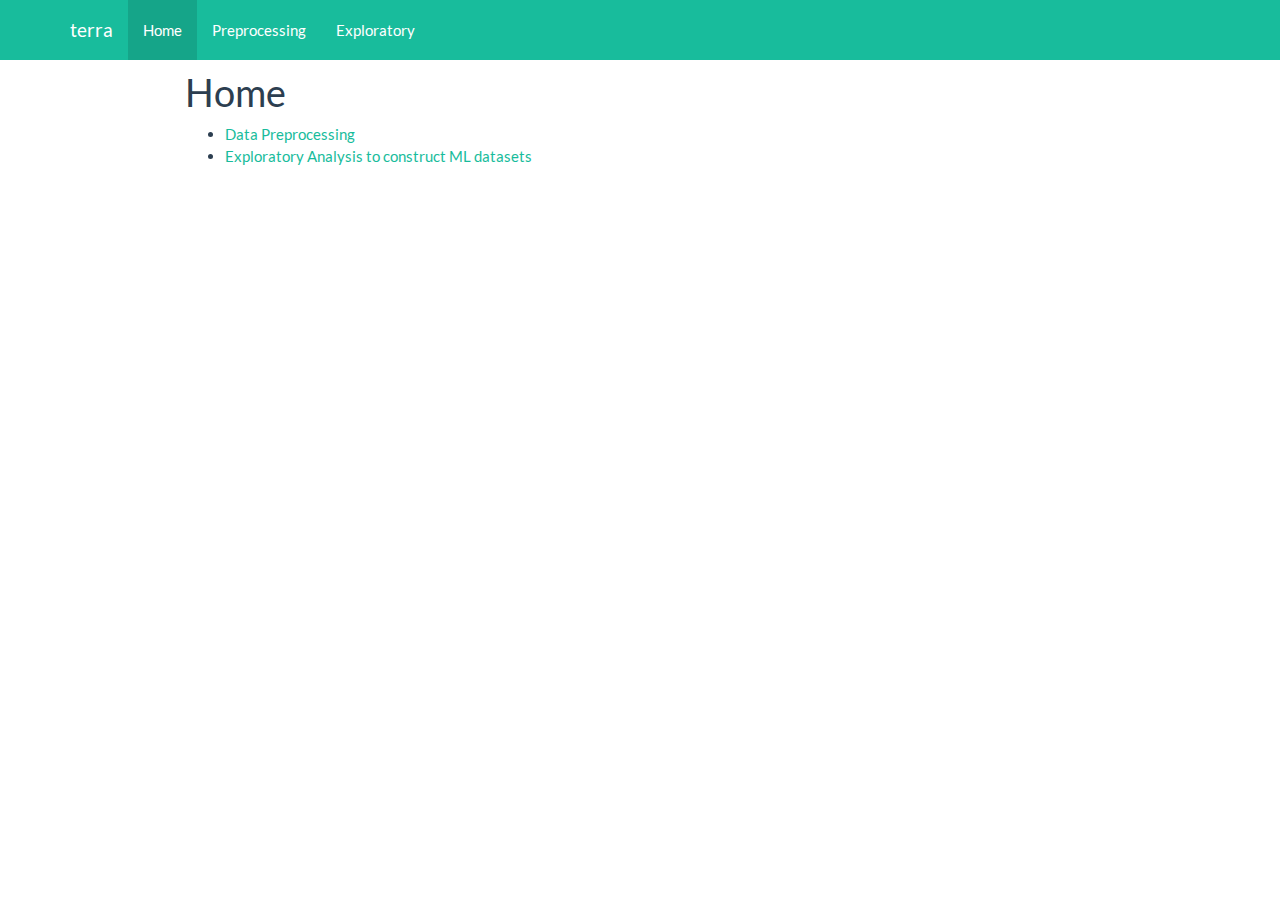
<file: docs/index.html>
<!DOCTYPE html>

<html>

<head>

<meta charset="utf-8" />
<meta name="generator" content="pandoc" />
<meta http-equiv="X-UA-Compatible" content="IE=EDGE" />




<title>Home</title>

<script src="site_libs/jquery-1.11.3/jquery.min.js"></script>
<meta name="viewport" content="width=device-width, initial-scale=1" />
<link href="site_libs/bootstrap-3.3.5/css/flatly.min.css" rel="stylesheet" />
<script src="site_libs/bootstrap-3.3.5/js/bootstrap.min.js"></script>
<script src="site_libs/bootstrap-3.3.5/shim/html5shiv.min.js"></script>
<script src="site_libs/bootstrap-3.3.5/shim/respond.min.js"></script>
<script src="site_libs/navigation-1.1/tabsets.js"></script>




<style type="text/css">
h1 {
  font-size: 34px;
}
h1.title {
  font-size: 38px;
}
h2 {
  font-size: 30px;
}
h3 {
  font-size: 24px;
}
h4 {
  font-size: 18px;
}
h5 {
  font-size: 16px;
}
h6 {
  font-size: 12px;
}
.table th:not([align]) {
  text-align: left;
}
</style>

<link rel="stylesheet" href="style.css" type="text/css" />



<style type = "text/css">
.main-container {
  max-width: 940px;
  margin-left: auto;
  margin-right: auto;
}
code {
  color: inherit;
  background-color: rgba(0, 0, 0, 0.04);
}
img {
  max-width:100%;
}
.tabbed-pane {
  padding-top: 12px;
}
.html-widget {
  margin-bottom: 20px;
}
button.code-folding-btn:focus {
  outline: none;
}
summary {
  display: list-item;
}
</style>


<style type="text/css">
/* padding for bootstrap navbar */
body {
  padding-top: 51px;
  padding-bottom: 40px;
}
/* offset scroll position for anchor links (for fixed navbar)  */
.section h1 {
  padding-top: 56px;
  margin-top: -56px;
}
.section h2 {
  padding-top: 56px;
  margin-top: -56px;
}
.section h3 {
  padding-top: 56px;
  margin-top: -56px;
}
.section h4 {
  padding-top: 56px;
  margin-top: -56px;
}
.section h5 {
  padding-top: 56px;
  margin-top: -56px;
}
.section h6 {
  padding-top: 56px;
  margin-top: -56px;
}
.dropdown-submenu {
  position: relative;
}
.dropdown-submenu>.dropdown-menu {
  top: 0;
  left: 100%;
  margin-top: -6px;
  margin-left: -1px;
  border-radius: 0 6px 6px 6px;
}
.dropdown-submenu:hover>.dropdown-menu {
  display: block;
}
.dropdown-submenu>a:after {
  display: block;
  content: " ";
  float: right;
  width: 0;
  height: 0;
  border-color: transparent;
  border-style: solid;
  border-width: 5px 0 5px 5px;
  border-left-color: #cccccc;
  margin-top: 5px;
  margin-right: -10px;
}
.dropdown-submenu:hover>a:after {
  border-left-color: #ffffff;
}
.dropdown-submenu.pull-left {
  float: none;
}
.dropdown-submenu.pull-left>.dropdown-menu {
  left: -100%;
  margin-left: 10px;
  border-radius: 6px 0 6px 6px;
}
</style>

<script>
// manage active state of menu based on current page
$(document).ready(function () {
  // active menu anchor
  href = window.location.pathname
  href = href.substr(href.lastIndexOf('/') + 1)
  if (href === "")
    href = "index.html";
  var menuAnchor = $('a[href="' + href + '"]');

  // mark it active
  menuAnchor.parent().addClass('active');

  // if it's got a parent navbar menu mark it active as well
  menuAnchor.closest('li.dropdown').addClass('active');
});
</script>

<!-- tabsets -->

<style type="text/css">
.tabset-dropdown > .nav-tabs {
  display: inline-table;
  max-height: 500px;
  min-height: 44px;
  overflow-y: auto;
  background: white;
  border: 1px solid #ddd;
  border-radius: 4px;
}

.tabset-dropdown > .nav-tabs > li.active:before {
  content: "";
  font-family: 'Glyphicons Halflings';
  display: inline-block;
  padding: 10px;
  border-right: 1px solid #ddd;
}

.tabset-dropdown > .nav-tabs.nav-tabs-open > li.active:before {
  content: "&#xe258;";
  border: none;
}

.tabset-dropdown > .nav-tabs.nav-tabs-open:before {
  content: "";
  font-family: 'Glyphicons Halflings';
  display: inline-block;
  padding: 10px;
  border-right: 1px solid #ddd;
}

.tabset-dropdown > .nav-tabs > li.active {
  display: block;
}

.tabset-dropdown > .nav-tabs > li > a,
.tabset-dropdown > .nav-tabs > li > a:focus,
.tabset-dropdown > .nav-tabs > li > a:hover {
  border: none;
  display: inline-block;
  border-radius: 4px;
  background-color: transparent;
}

.tabset-dropdown > .nav-tabs.nav-tabs-open > li {
  display: block;
  float: none;
}

.tabset-dropdown > .nav-tabs > li {
  display: none;
}
</style>

<!-- code folding -->




</head>

<body>


<div class="container-fluid main-container">




<div class="navbar navbar-inverse  navbar-fixed-top" role="navigation">
  <div class="container">
    <div class="navbar-header">
      <button type="button" class="navbar-toggle collapsed" data-toggle="collapse" data-target="#navbar">
        <span class="icon-bar"></span>
        <span class="icon-bar"></span>
        <span class="icon-bar"></span>
      </button>
      <a class="navbar-brand" href="index.html">terra</a>
    </div>
    <div id="navbar" class="navbar-collapse collapse">
      <ul class="nav navbar-nav">
        <li>
  <a href="index.html">Home</a>
</li>
<li>
  <a href="datapreprocess.html">Preprocessing</a>
</li>
<li>
  <a href="exploratory.html">Exploratory</a>
</li>
      </ul>
      <ul class="nav navbar-nav navbar-right">
        
      </ul>
    </div><!--/.nav-collapse -->
  </div><!--/.container -->
</div><!--/.navbar -->

<!-- Add a small amount of space between sections. -->
<style type="text/css">
div.section {
  padding-top: 12px;
}
</style>

<div class="fluid-row" id="header">



<h1 class="title toc-ignore">Home</h1>

</div>


<p>
<button type="button" class="btn btn-default btn-workflowr btn-workflowr-report" data-toggle="collapse" data-target="#workflowr-report">
<span class="glyphicon glyphicon-list" aria-hidden="true"></span> workflowr <span class="glyphicon glyphicon-exclamation-sign text-danger" aria-hidden="true"></span>
</button>
</p>
<div id="workflowr-report" class="collapse">
<ul class="nav nav-tabs">
<li class="active">
<a data-toggle="tab" href="#summary">Summary</a>
</li>
<li>
<a data-toggle="tab" href="#checks"> Checks <span class="glyphicon glyphicon-exclamation-sign text-danger" aria-hidden="true"></span> </a>
</li>
<li>
<a data-toggle="tab" href="#versions">Past versions</a>
</li>
</ul>
<div class="tab-content">
<div id="summary" class="tab-pane fade in active">
<p>
<strong>Last updated:</strong> 2020-01-28
</p>
<p>
<strong>Checks:</strong> <span class="glyphicon glyphicon-ok text-success" aria-hidden="true"></span> 1 <span class="glyphicon glyphicon-exclamation-sign text-danger" aria-hidden="true"></span> 1
</p>
<p>
<strong>Knit directory:</strong> <code>terra2/</code> <span class="glyphicon glyphicon-question-sign" aria-hidden="true" title="This is the local directory in which the code in this file was executed."> </span>
</p>
<p>
This reproducible <a href="http://rmarkdown.rstudio.com">R Markdown</a> analysis was created with <a
  href="https://github.com/jdblischak/workflowr">workflowr</a> (version 1.6.0). The <em>Checks</em> tab describes the reproducibility checks that were applied when the results were created. The <em>Past versions</em> tab lists the development history.
</p>
<hr>
</div>
<div id="checks" class="tab-pane fade">
<div id="workflowr-checks" class="panel-group">
<div class="panel panel-default">
<div class="panel-heading">
<p class="panel-title">
<a data-toggle="collapse" data-parent="#workflowr-checks" href="#strongRMarkdownfilestronguncommittedchanges"> <span class="glyphicon glyphicon-exclamation-sign text-danger" aria-hidden="true"></span> <strong>R Markdown file:</strong> uncommitted changes </a>
</p>
</div>
<div id="strongRMarkdownfilestronguncommittedchanges" class="panel-collapse collapse">
<div class="panel-body">
<p>The R Markdown file has unstaged changes. To know which version of the R Markdown file created these results, you’ll want to first commit it to the Git repo. If you’re still working on the analysis, you can ignore this warning. When you’re finished, you can run <code>wflow_publish</code> to commit the R Markdown file and build the HTML.</p>
</div>
</div>
</div>
<div class="panel panel-default">
<div class="panel-heading">
<p class="panel-title">
<a data-toggle="collapse" data-parent="#workflowr-checks" href="#strongRepositoryversionstrongahrefhttpsgithubcomd3mpurdueterraseason4exploretree44289719eebc4b25fdc2ee285431acb9c4c4ededtargetblank4428971a"> <span class="glyphicon glyphicon-ok text-success" aria-hidden="true"></span> <strong>Repository version:</strong> <a href="https://github.com/d3m-purdue/terra-season4-explore/tree/44289719eebc4b25fdc2ee285431acb9c4c4eded" target="_blank">4428971</a> </a>
</p>
</div>
<div id="strongRepositoryversionstrongahrefhttpsgithubcomd3mpurdueterraseason4exploretree44289719eebc4b25fdc2ee285431acb9c4c4ededtargetblank4428971a" class="panel-collapse collapse">
<div class="panel-body">
<p>
Great! You are using Git for version control. Tracking code development and connecting the code version to the results is critical for reproducibility. The version displayed above was the version of the Git repository at the time these results were generated. <br><br> Note that you need to be careful to ensure that all relevant files for the analysis have been committed to Git prior to generating the results (you can use <code>wflow_publish</code> or <code>wflow_git_commit</code>). workflowr only checks the R Markdown file, but you know if there are other scripts or data files that it depends on. Below is the status of the Git repository when the results were generated:
</p>
<pre><code>
Ignored files:
    Ignored:    .DS_Store
    Ignored:    data/.DS_Store
    Ignored:    data/raw/.DS_Store

Untracked files:
    Untracked:  _ignore/

Unstaged changes:
    Modified:   analysis/index.Rmd

</code></pre>
<p>
Note that any generated files, e.g. HTML, png, CSS, etc., are not included in this status report because it is ok for generated content to have uncommitted changes.
</p>
</div>
</div>
</div>
</div>
<hr>
</div>
<div id="versions" class="tab-pane fade">

<p>
These are the previous versions of the R Markdown and HTML files. If you’ve configured a remote Git repository (see <code>?wflow_git_remote</code>), click on the hyperlinks in the table below to view them.
</p>
<div class="table-responsive">
<table class="table table-condensed table-hover">
<thead>
<tr>
<th>
File
</th>
<th>
Version
</th>
<th>
Author
</th>
<th>
Date
</th>
<th>
Message
</th>
</tr>
</thead>
<tbody>
<tr>
<td>
html
</td>
<td>
<a href="https://rawcdn.githack.com/d3m-purdue/terra-season4-explore/44289719eebc4b25fdc2ee285431acb9c4c4eded/docs/index.html" target="_blank">4428971</a>
</td>
<td>
Ryan Hafen
</td>
<td>
2020-01-28
</td>
<td>
Update
</td>
</tr>
<tr>
<td>
Rmd
</td>
<td>
<a href="https://github.com/d3m-purdue/terra-season4-explore/blob/d60e6876059690500e75722e252d7d1ffb15d9b0/analysis/index.Rmd" target="_blank">d60e687</a>
</td>
<td>
Ryan Hafen
</td>
<td>
2020-01-23
</td>
<td>
Start workflowr project.
</td>
</tr>
</tbody>
</table>
</div>
<hr>
</div>
</div>
</div>
<ul>
<li><a href="datapreprocess.html">Data Preprocessing</a></li>
<li><a href="exploratory.html">Exploratory Analysis to construct ML datasets</a></li>
</ul>


<!-- Adjust MathJax settings so that all math formulae are shown using
TeX fonts only; see
http://docs.mathjax.org/en/latest/configuration.html.  This will make
the presentation more consistent at the cost of the webpage sometimes
taking slightly longer to load. Note that this only works because the
footer is added to webpages before the MathJax javascript. -->
<script type="text/x-mathjax-config">
  MathJax.Hub.Config({
    "HTML-CSS": { availableFonts: ["TeX"] }
  });
</script>



</div>

<script>

// add bootstrap table styles to pandoc tables
function bootstrapStylePandocTables() {
  $('tr.header').parent('thead').parent('table').addClass('table table-condensed');
}
$(document).ready(function () {
  bootstrapStylePandocTables();
});


</script>

<!-- tabsets -->

<script>
$(document).ready(function () {
  window.buildTabsets("TOC");
});

$(document).ready(function () {
  $('.tabset-dropdown > .nav-tabs > li').click(function () {
    $(this).parent().toggleClass('nav-tabs-open')
  });
});
</script>

<!-- code folding -->


<!-- dynamically load mathjax for compatibility with self-contained -->
<script>
  (function () {
    var script = document.createElement("script");
    script.type = "text/javascript";
    script.src  = "https://mathjax.rstudio.com/latest/MathJax.js?config=TeX-AMS-MML_HTMLorMML";
    document.getElementsByTagName("head")[0].appendChild(script);
  })();
</script>

</body>
</html>
</file>
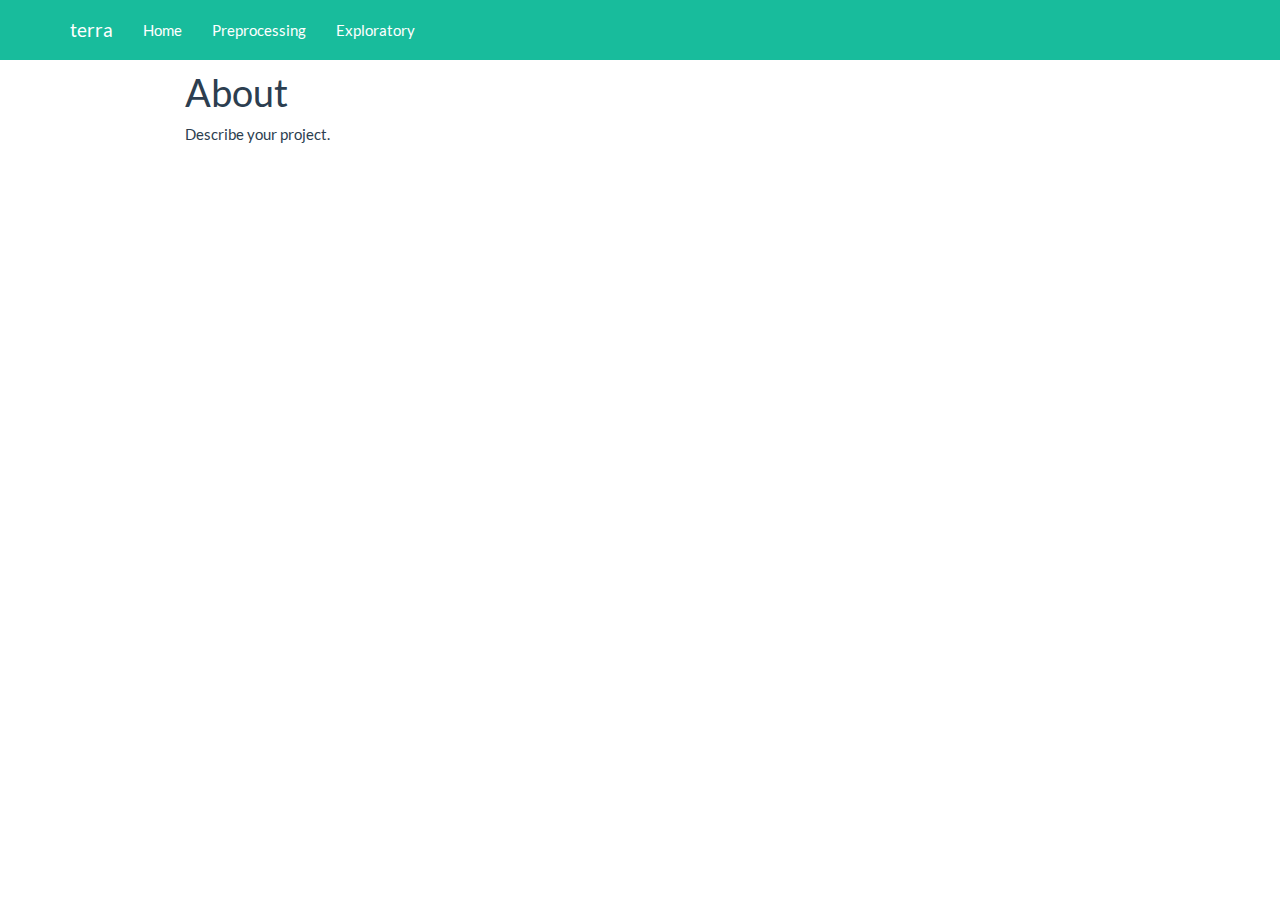
<file: docs/about.html>
<!DOCTYPE html>

<html>

<head>

<meta charset="utf-8" />
<meta name="generator" content="pandoc" />
<meta http-equiv="X-UA-Compatible" content="IE=EDGE" />




<title>About</title>

<script src="site_libs/jquery-1.11.3/jquery.min.js"></script>
<meta name="viewport" content="width=device-width, initial-scale=1" />
<link href="site_libs/bootstrap-3.3.5/css/flatly.min.css" rel="stylesheet" />
<script src="site_libs/bootstrap-3.3.5/js/bootstrap.min.js"></script>
<script src="site_libs/bootstrap-3.3.5/shim/html5shiv.min.js"></script>
<script src="site_libs/bootstrap-3.3.5/shim/respond.min.js"></script>
<script src="site_libs/navigation-1.1/tabsets.js"></script>




<style type="text/css">
h1 {
  font-size: 34px;
}
h1.title {
  font-size: 38px;
}
h2 {
  font-size: 30px;
}
h3 {
  font-size: 24px;
}
h4 {
  font-size: 18px;
}
h5 {
  font-size: 16px;
}
h6 {
  font-size: 12px;
}
.table th:not([align]) {
  text-align: left;
}
</style>

<link rel="stylesheet" href="style.css" type="text/css" />



<style type = "text/css">
.main-container {
  max-width: 940px;
  margin-left: auto;
  margin-right: auto;
}
code {
  color: inherit;
  background-color: rgba(0, 0, 0, 0.04);
}
img {
  max-width:100%;
}
.tabbed-pane {
  padding-top: 12px;
}
.html-widget {
  margin-bottom: 20px;
}
button.code-folding-btn:focus {
  outline: none;
}
summary {
  display: list-item;
}
</style>


<style type="text/css">
/* padding for bootstrap navbar */
body {
  padding-top: 51px;
  padding-bottom: 40px;
}
/* offset scroll position for anchor links (for fixed navbar)  */
.section h1 {
  padding-top: 56px;
  margin-top: -56px;
}
.section h2 {
  padding-top: 56px;
  margin-top: -56px;
}
.section h3 {
  padding-top: 56px;
  margin-top: -56px;
}
.section h4 {
  padding-top: 56px;
  margin-top: -56px;
}
.section h5 {
  padding-top: 56px;
  margin-top: -56px;
}
.section h6 {
  padding-top: 56px;
  margin-top: -56px;
}
.dropdown-submenu {
  position: relative;
}
.dropdown-submenu>.dropdown-menu {
  top: 0;
  left: 100%;
  margin-top: -6px;
  margin-left: -1px;
  border-radius: 0 6px 6px 6px;
}
.dropdown-submenu:hover>.dropdown-menu {
  display: block;
}
.dropdown-submenu>a:after {
  display: block;
  content: " ";
  float: right;
  width: 0;
  height: 0;
  border-color: transparent;
  border-style: solid;
  border-width: 5px 0 5px 5px;
  border-left-color: #cccccc;
  margin-top: 5px;
  margin-right: -10px;
}
.dropdown-submenu:hover>a:after {
  border-left-color: #ffffff;
}
.dropdown-submenu.pull-left {
  float: none;
}
.dropdown-submenu.pull-left>.dropdown-menu {
  left: -100%;
  margin-left: 10px;
  border-radius: 6px 0 6px 6px;
}
</style>

<script>
// manage active state of menu based on current page
$(document).ready(function () {
  // active menu anchor
  href = window.location.pathname
  href = href.substr(href.lastIndexOf('/') + 1)
  if (href === "")
    href = "index.html";
  var menuAnchor = $('a[href="' + href + '"]');

  // mark it active
  menuAnchor.parent().addClass('active');

  // if it's got a parent navbar menu mark it active as well
  menuAnchor.closest('li.dropdown').addClass('active');
});
</script>

<!-- tabsets -->

<style type="text/css">
.tabset-dropdown > .nav-tabs {
  display: inline-table;
  max-height: 500px;
  min-height: 44px;
  overflow-y: auto;
  background: white;
  border: 1px solid #ddd;
  border-radius: 4px;
}

.tabset-dropdown > .nav-tabs > li.active:before {
  content: "";
  font-family: 'Glyphicons Halflings';
  display: inline-block;
  padding: 10px;
  border-right: 1px solid #ddd;
}

.tabset-dropdown > .nav-tabs.nav-tabs-open > li.active:before {
  content: "&#xe258;";
  border: none;
}

.tabset-dropdown > .nav-tabs.nav-tabs-open:before {
  content: "";
  font-family: 'Glyphicons Halflings';
  display: inline-block;
  padding: 10px;
  border-right: 1px solid #ddd;
}

.tabset-dropdown > .nav-tabs > li.active {
  display: block;
}

.tabset-dropdown > .nav-tabs > li > a,
.tabset-dropdown > .nav-tabs > li > a:focus,
.tabset-dropdown > .nav-tabs > li > a:hover {
  border: none;
  display: inline-block;
  border-radius: 4px;
  background-color: transparent;
}

.tabset-dropdown > .nav-tabs.nav-tabs-open > li {
  display: block;
  float: none;
}

.tabset-dropdown > .nav-tabs > li {
  display: none;
}
</style>

<!-- code folding -->




</head>

<body>


<div class="container-fluid main-container">




<div class="navbar navbar-inverse  navbar-fixed-top" role="navigation">
  <div class="container">
    <div class="navbar-header">
      <button type="button" class="navbar-toggle collapsed" data-toggle="collapse" data-target="#navbar">
        <span class="icon-bar"></span>
        <span class="icon-bar"></span>
        <span class="icon-bar"></span>
      </button>
      <a class="navbar-brand" href="index.html">terra</a>
    </div>
    <div id="navbar" class="navbar-collapse collapse">
      <ul class="nav navbar-nav">
        <li>
  <a href="index.html">Home</a>
</li>
<li>
  <a href="datapreprocess.html">Preprocessing</a>
</li>
<li>
  <a href="exploratory.html">Exploratory</a>
</li>
      </ul>
      <ul class="nav navbar-nav navbar-right">
        
      </ul>
    </div><!--/.nav-collapse -->
  </div><!--/.container -->
</div><!--/.navbar -->

<!-- Add a small amount of space between sections. -->
<style type="text/css">
div.section {
  padding-top: 12px;
}
</style>

<div class="fluid-row" id="header">



<h1 class="title toc-ignore">About</h1>

</div>


<p>
<button type="button" class="btn btn-default btn-workflowr btn-workflowr-report" data-toggle="collapse" data-target="#workflowr-report">
<span class="glyphicon glyphicon-list" aria-hidden="true"></span> workflowr <span class="glyphicon glyphicon-ok text-success" aria-hidden="true"></span>
</button>
</p>
<div id="workflowr-report" class="collapse">
<ul class="nav nav-tabs">
<li class="active">
<a data-toggle="tab" href="#summary">Summary</a>
</li>
<li>
<a data-toggle="tab" href="#checks"> Checks <span class="glyphicon glyphicon-ok text-success" aria-hidden="true"></span> </a>
</li>
<li>
<a data-toggle="tab" href="#versions">Past versions</a>
</li>
</ul>
<div class="tab-content">
<div id="summary" class="tab-pane fade in active">
<p>
<strong>Last updated:</strong> 2020-01-24
</p>
<p>
<strong>Checks:</strong> <span class="glyphicon glyphicon-ok text-success" aria-hidden="true"></span> 2 <span class="glyphicon glyphicon-exclamation-sign text-danger" aria-hidden="true"></span> 0
</p>
<p>
<strong>Knit directory:</strong> <code>terra2/</code> <span class="glyphicon glyphicon-question-sign" aria-hidden="true" title="This is the local directory in which the code in this file was executed."> </span>
</p>
<p>
This reproducible <a href="http://rmarkdown.rstudio.com">R Markdown</a> analysis was created with <a
  href="https://github.com/jdblischak/workflowr">workflowr</a> (version 1.6.0). The <em>Checks</em> tab describes the reproducibility checks that were applied when the results were created. The <em>Past versions</em> tab lists the development history.
</p>
<hr>
</div>
<div id="checks" class="tab-pane fade">
<div id="workflowr-checks" class="panel-group">
<div class="panel panel-default">
<div class="panel-heading">
<p class="panel-title">
<a data-toggle="collapse" data-parent="#workflowr-checks" href="#strongRMarkdownfilestronguptodate"> <span class="glyphicon glyphicon-ok text-success" aria-hidden="true"></span> <strong>R Markdown file:</strong> up-to-date </a>
</p>
</div>
<div id="strongRMarkdownfilestronguptodate" class="panel-collapse collapse">
<div class="panel-body">
<p>Great! Since the R Markdown file has been committed to the Git repository, you know the exact version of the code that produced these results.</p>
</div>
</div>
</div>
<div class="panel panel-default">
<div class="panel-heading">
<p class="panel-title">
<a data-toggle="collapse" data-parent="#workflowr-checks" href="#strongRepositoryversionstrongd60e687"> <span class="glyphicon glyphicon-ok text-success" aria-hidden="true"></span> <strong>Repository version:</strong> d60e687 </a>
</p>
</div>
<div id="strongRepositoryversionstrongd60e687" class="panel-collapse collapse">
<div class="panel-body">
<p>
Great! You are using Git for version control. Tracking code development and connecting the code version to the results is critical for reproducibility. The version displayed above was the version of the Git repository at the time these results were generated. <br><br> Note that you need to be careful to ensure that all relevant files for the analysis have been committed to Git prior to generating the results (you can use <code>wflow_publish</code> or <code>wflow_git_commit</code>). workflowr only checks the R Markdown file, but you know if there are other scripts or data files that it depends on. Below is the status of the Git repository when the results were generated:
</p>
<pre><code>
Ignored files:
    Ignored:    data/.DS_Store

Untracked files:
    Untracked:  analysis/datapreprocess.Rmd
    Untracked:  analysis/exploratory.Rmd
    Untracked:  analysis/style.css
    Untracked:  code/code.R
    Untracked:  code/dataprep.R
    Untracked:  data/raw/
    Untracked:  data/seas4.Rdata

Unstaged changes:
    Modified:   analysis/_site.yml

</code></pre>
<p>
Note that any generated files, e.g. HTML, png, CSS, etc., are not included in this status report because it is ok for generated content to have uncommitted changes.
</p>
</div>
</div>
</div>
</div>
<hr>
</div>
<div id="versions" class="tab-pane fade">

<p>
These are the previous versions of the R Markdown and HTML files. If you’ve configured a remote Git repository (see <code>?wflow_git_remote</code>), click on the hyperlinks in the table below to view them.
</p>
<div class="table-responsive">
<table class="table table-condensed table-hover">
<thead>
<tr>
<th>
File
</th>
<th>
Version
</th>
<th>
Author
</th>
<th>
Date
</th>
<th>
Message
</th>
</tr>
</thead>
<tbody>
<tr>
<td>
Rmd
</td>
<td>
d60e687
</td>
<td>
Ryan Hafen
</td>
<td>
2020-01-23
</td>
<td>
Start workflowr project.
</td>
</tr>
</tbody>
</table>
</div>
<hr>
</div>
</div>
</div>
<p>Describe your project.</p>


<!-- Adjust MathJax settings so that all math formulae are shown using
TeX fonts only; see
http://docs.mathjax.org/en/latest/configuration.html.  This will make
the presentation more consistent at the cost of the webpage sometimes
taking slightly longer to load. Note that this only works because the
footer is added to webpages before the MathJax javascript. -->
<script type="text/x-mathjax-config">
  MathJax.Hub.Config({
    "HTML-CSS": { availableFonts: ["TeX"] }
  });
</script>



</div>

<script>

// add bootstrap table styles to pandoc tables
function bootstrapStylePandocTables() {
  $('tr.header').parent('thead').parent('table').addClass('table table-condensed');
}
$(document).ready(function () {
  bootstrapStylePandocTables();
});


</script>

<!-- tabsets -->

<script>
$(document).ready(function () {
  window.buildTabsets("TOC");
});

$(document).ready(function () {
  $('.tabset-dropdown > .nav-tabs > li').click(function () {
    $(this).parent().toggleClass('nav-tabs-open')
  });
});
</script>

<!-- code folding -->


<!-- dynamically load mathjax for compatibility with self-contained -->
<script>
  (function () {
    var script = document.createElement("script");
    script.type = "text/javascript";
    script.src  = "https://mathjax.rstudio.com/latest/MathJax.js?config=TeX-AMS-MML_HTMLorMML";
    document.getElementsByTagName("head")[0].appendChild(script);
  })();
</script>

</body>
</html>
</file>
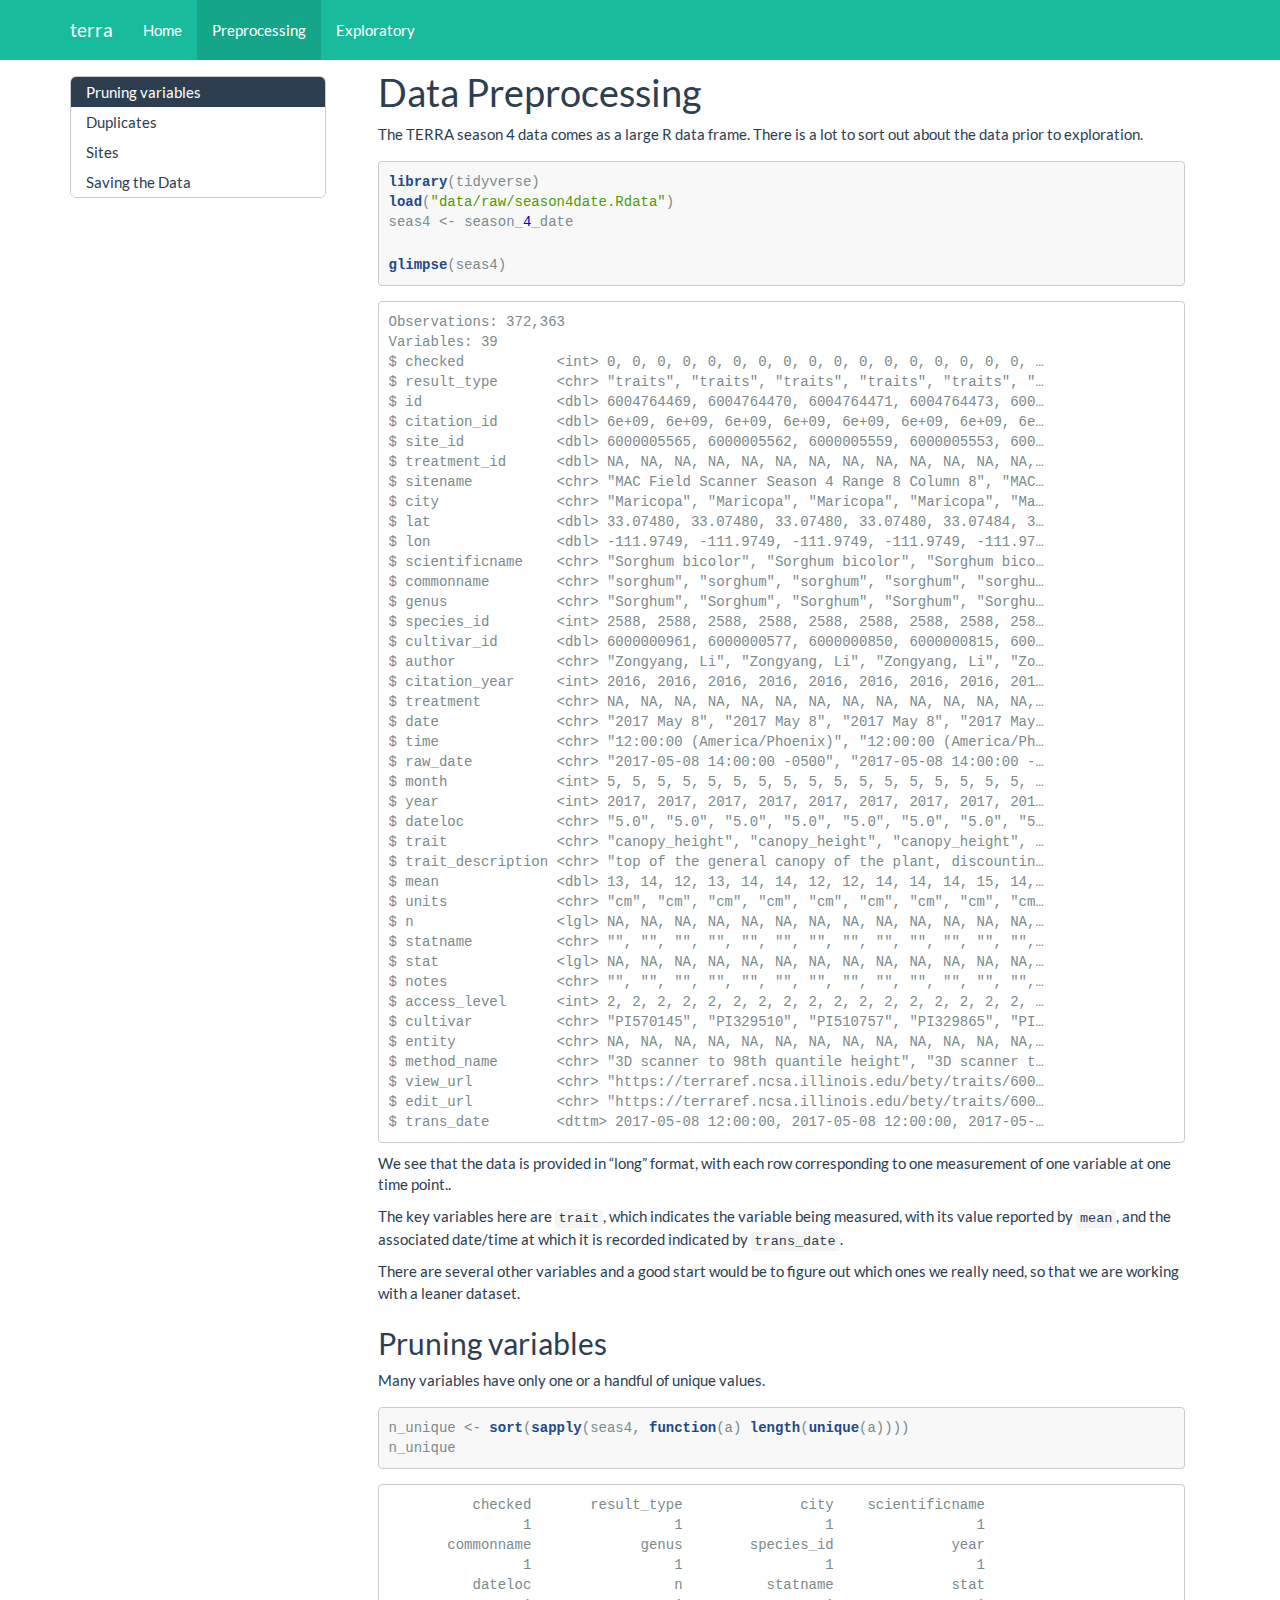
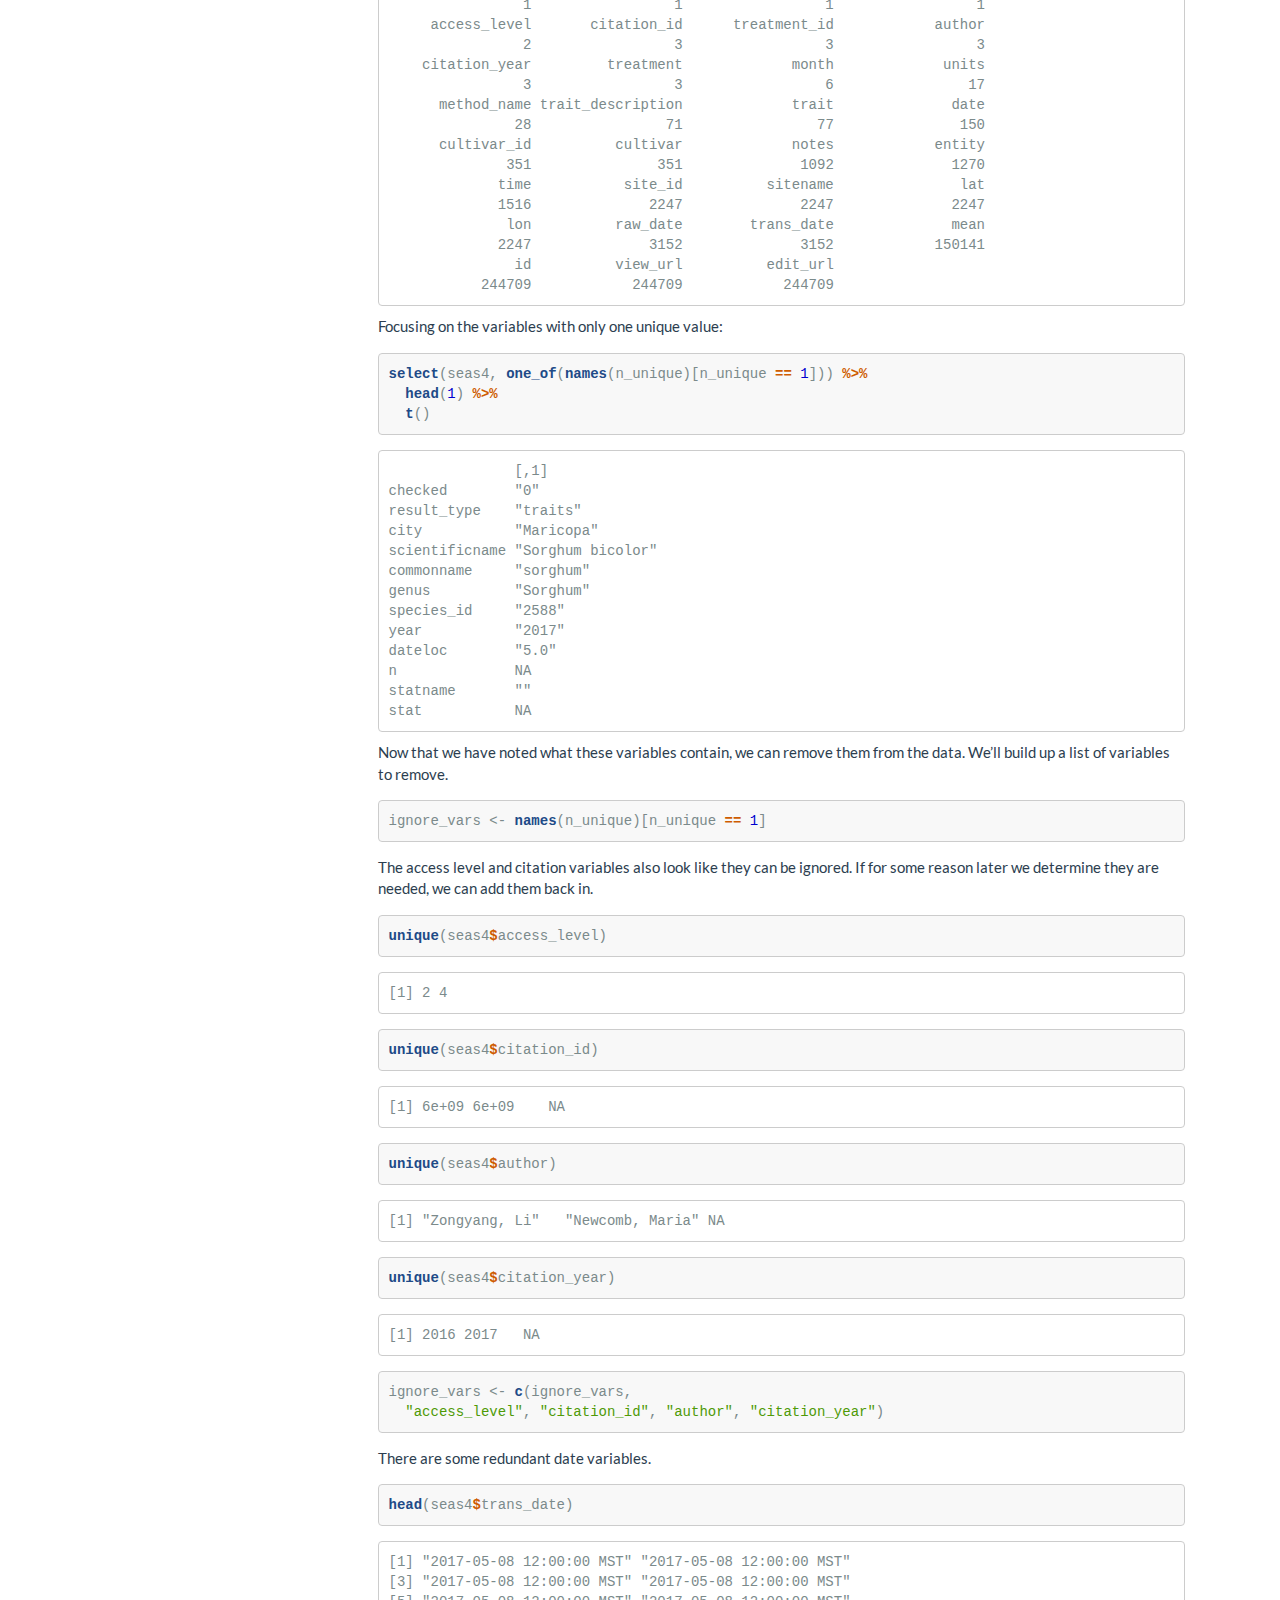
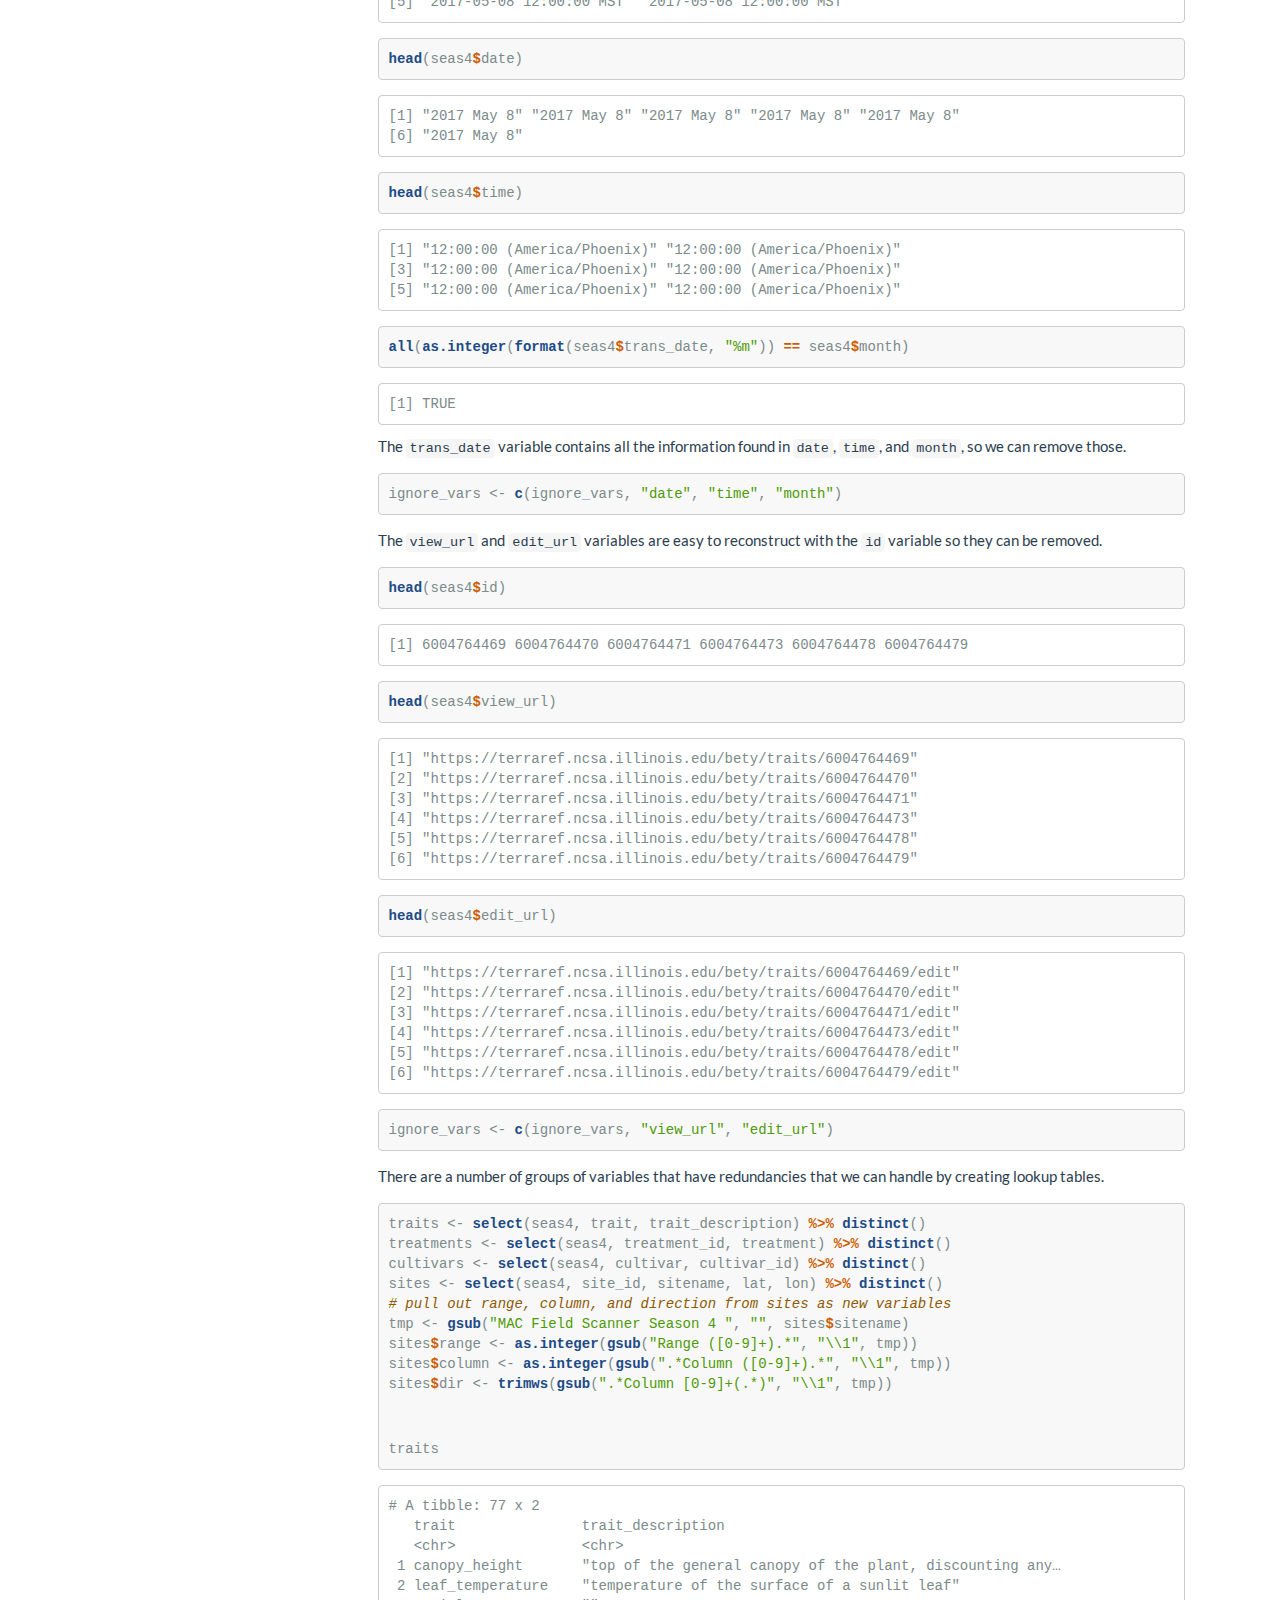
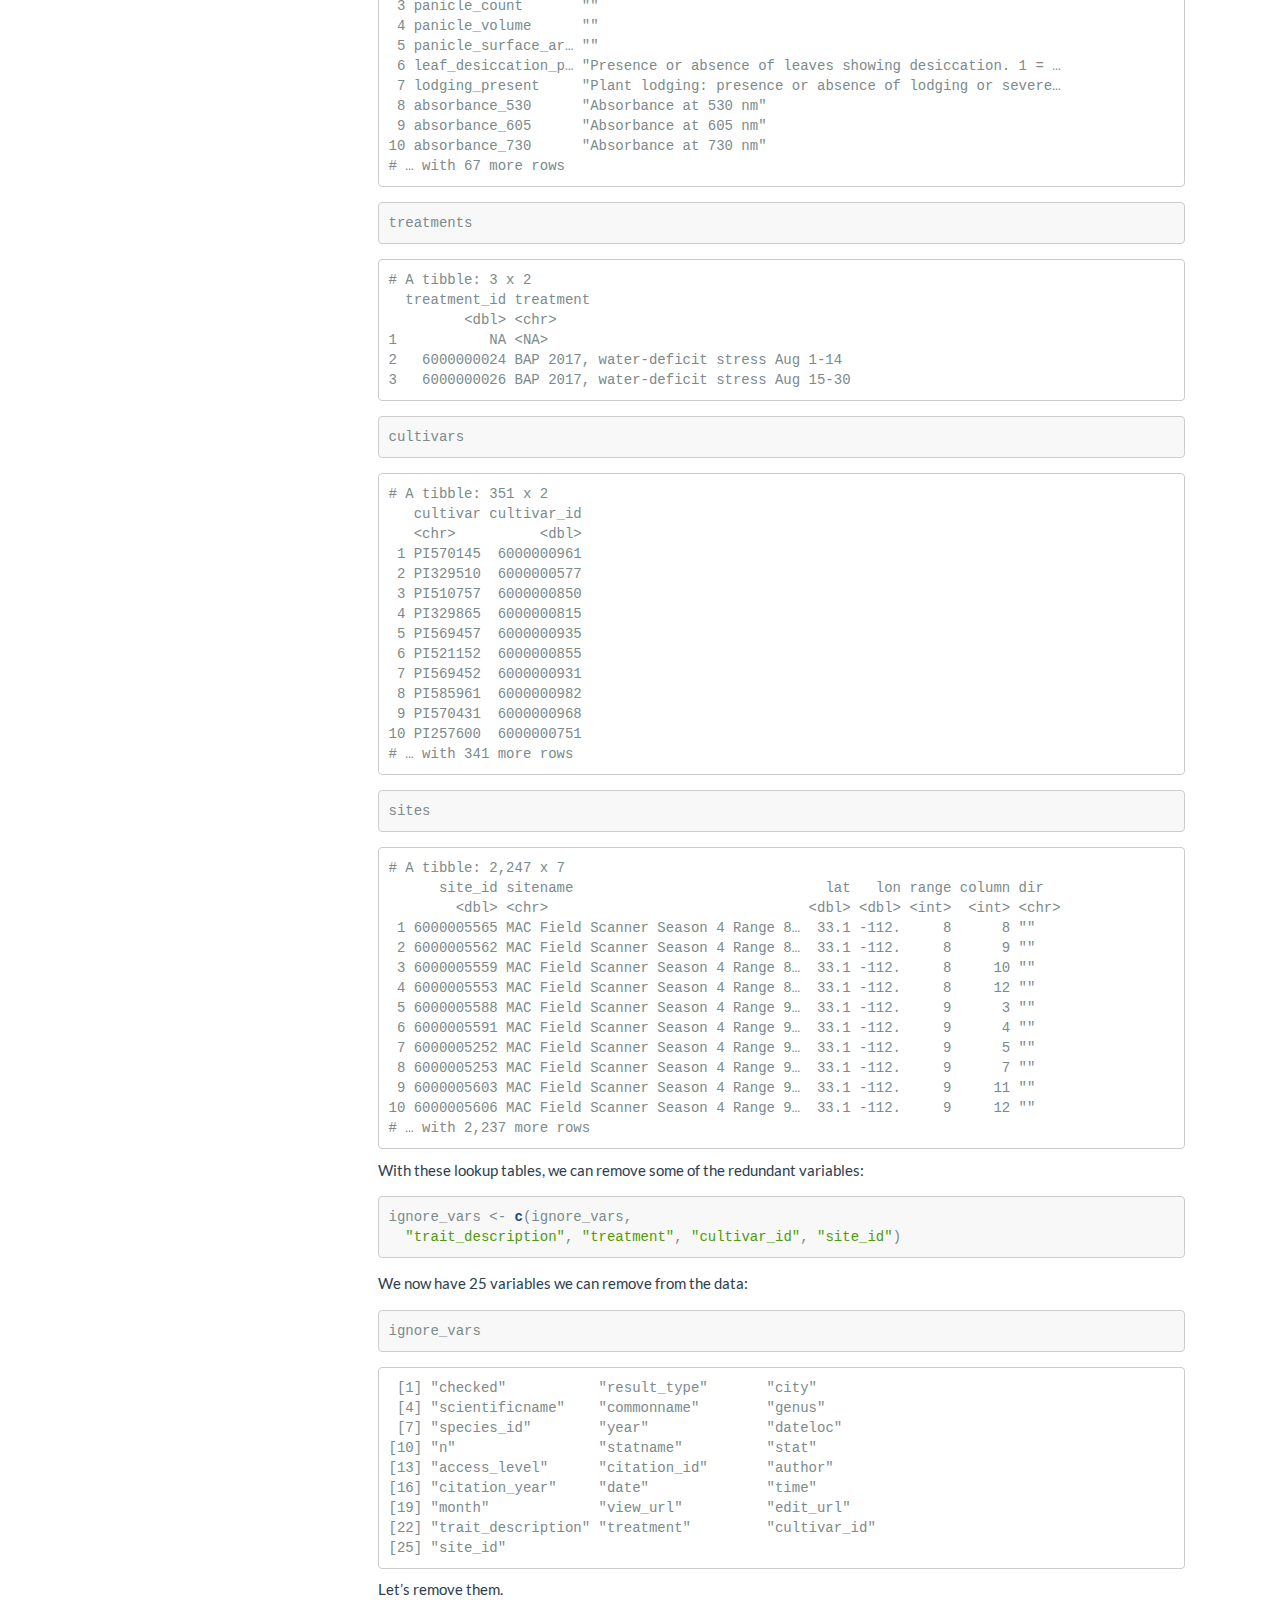
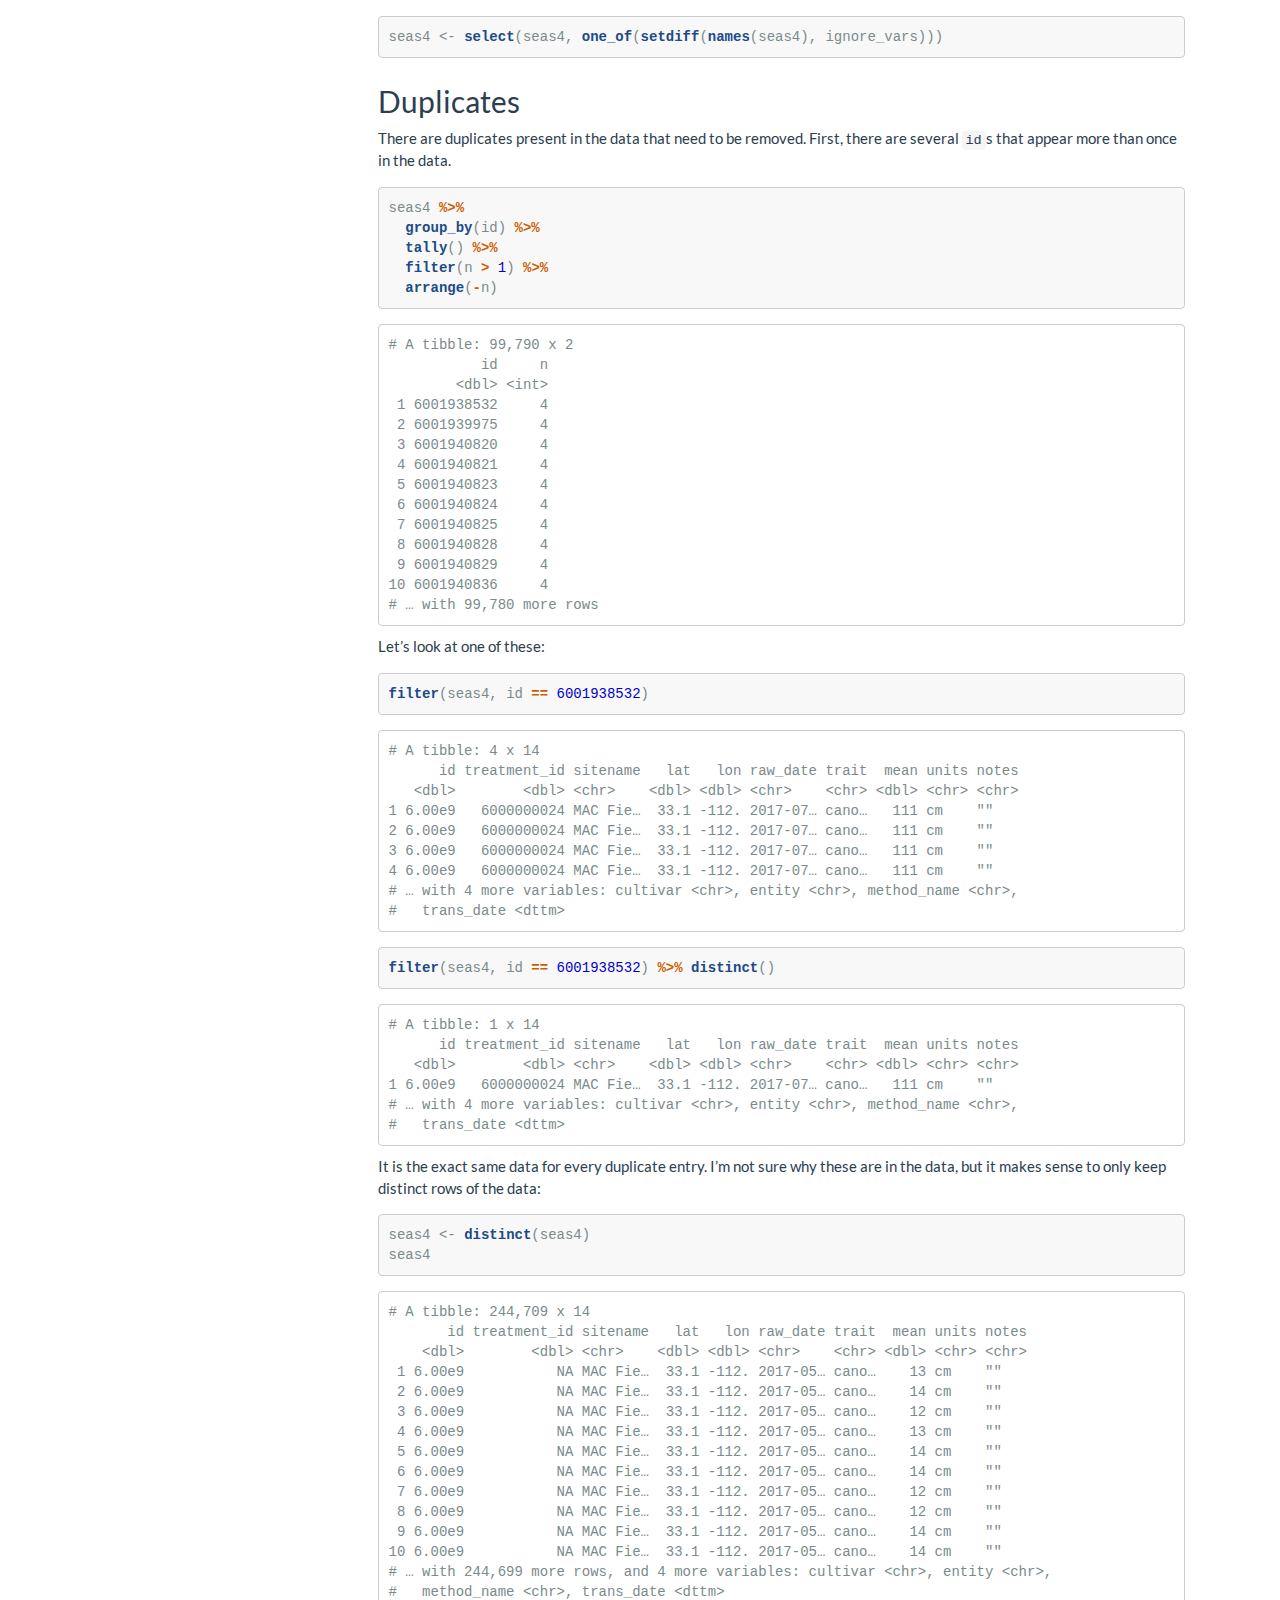
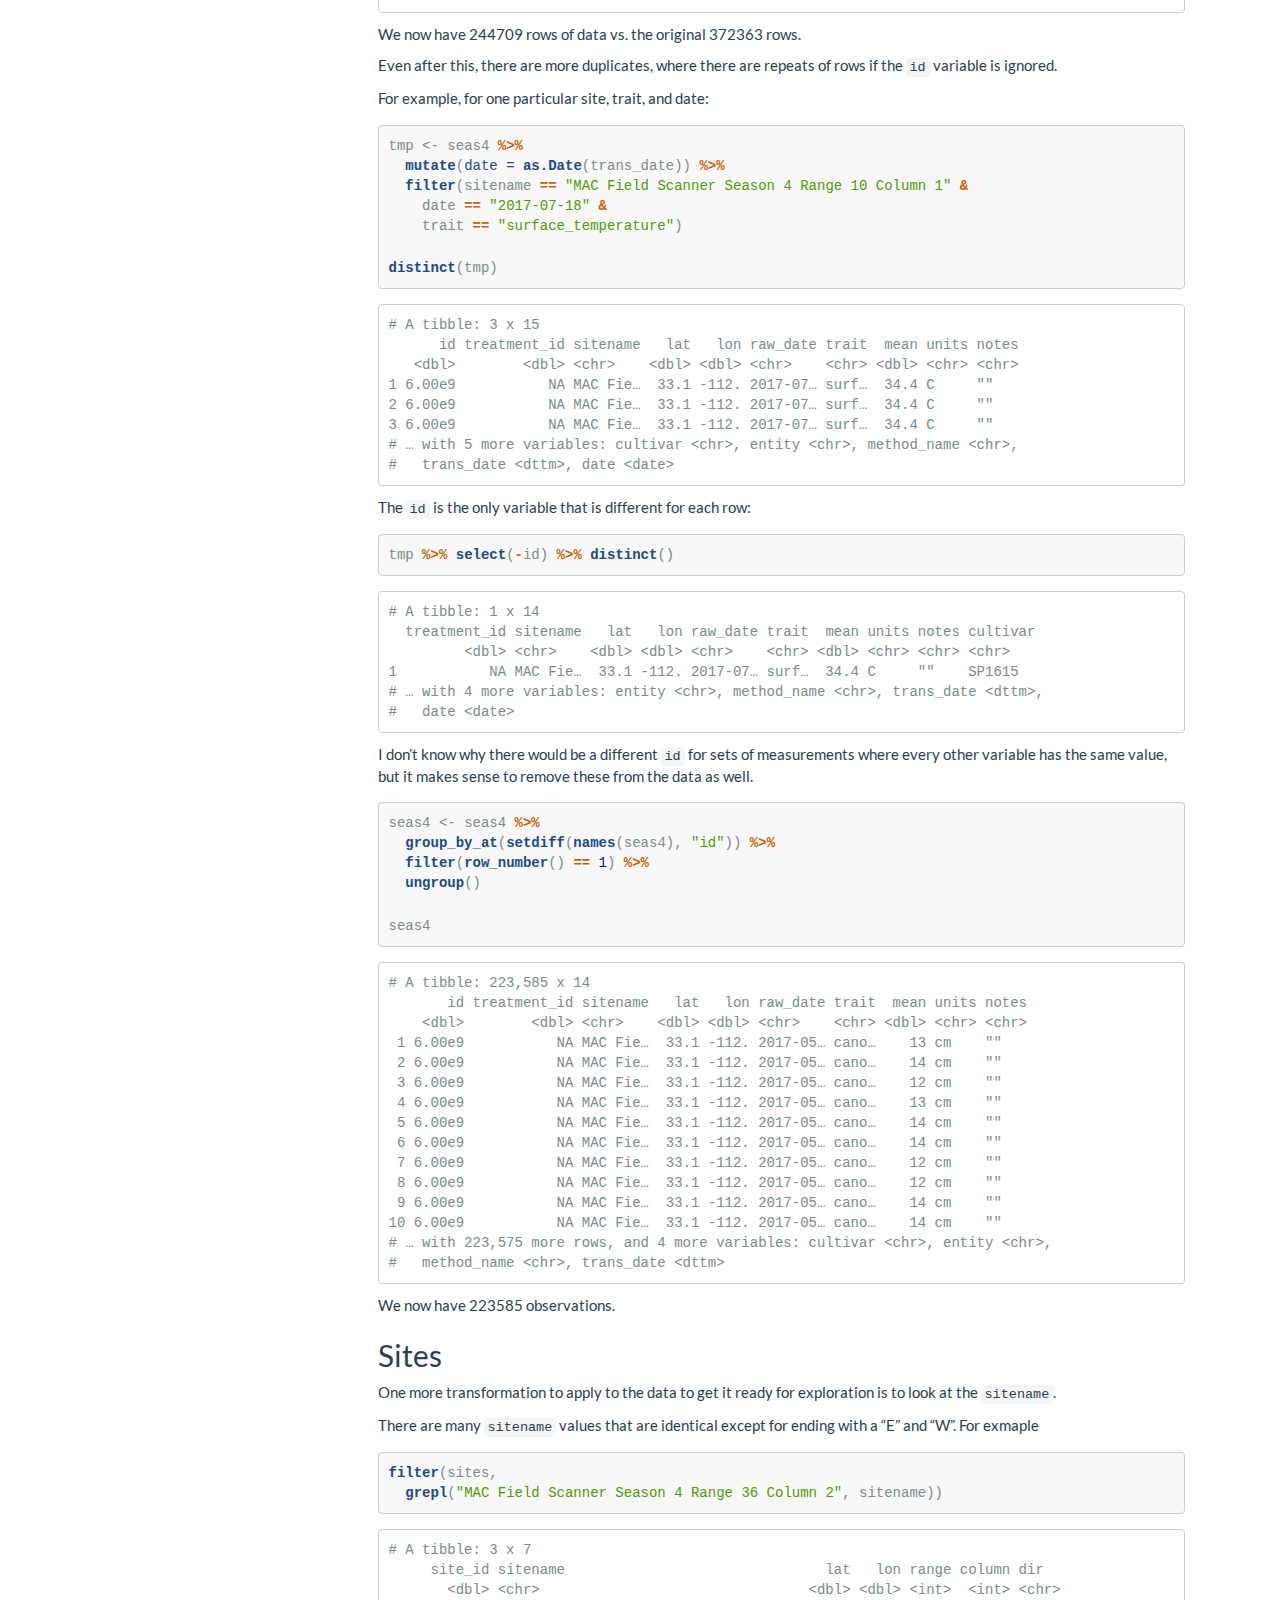
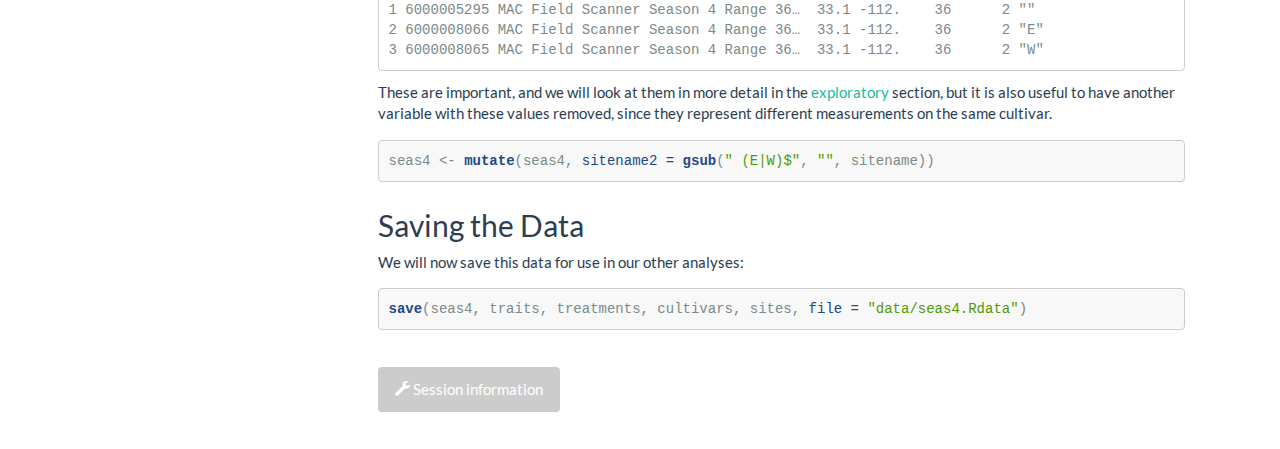
<file: docs/datapreprocess.html>
<!DOCTYPE html>

<html>

<head>

<meta charset="utf-8" />
<meta name="generator" content="pandoc" />
<meta http-equiv="X-UA-Compatible" content="IE=EDGE" />




<title>Data Preprocessing</title>

<script src="site_libs/jquery-1.11.3/jquery.min.js"></script>
<meta name="viewport" content="width=device-width, initial-scale=1" />
<link href="site_libs/bootstrap-3.3.5/css/flatly.min.css" rel="stylesheet" />
<script src="site_libs/bootstrap-3.3.5/js/bootstrap.min.js"></script>
<script src="site_libs/bootstrap-3.3.5/shim/html5shiv.min.js"></script>
<script src="site_libs/bootstrap-3.3.5/shim/respond.min.js"></script>
<script src="site_libs/jqueryui-1.11.4/jquery-ui.min.js"></script>
<link href="site_libs/tocify-1.9.1/jquery.tocify.css" rel="stylesheet" />
<script src="site_libs/tocify-1.9.1/jquery.tocify.js"></script>
<script src="site_libs/navigation-1.1/tabsets.js"></script>


<style type="text/css">code{white-space: pre;}</style>
<style type="text/css" data-origin="pandoc">
a.sourceLine { display: inline-block; line-height: 1.25; }
a.sourceLine { pointer-events: none; color: inherit; text-decoration: inherit; }
a.sourceLine:empty { height: 1.2em; }
.sourceCode { overflow: visible; }
code.sourceCode { white-space: pre; position: relative; }
div.sourceCode { margin: 1em 0; }
pre.sourceCode { margin: 0; }
@media screen {
div.sourceCode { overflow: auto; }
}
@media print {
code.sourceCode { white-space: pre-wrap; }
a.sourceLine { text-indent: -1em; padding-left: 1em; }
}
pre.numberSource a.sourceLine
  { position: relative; left: -4em; }
pre.numberSource a.sourceLine::before
  { content: attr(data-line-number);
    position: relative; left: -1em; text-align: right; vertical-align: baseline;
    border: none; pointer-events: all; display: inline-block;
    -webkit-touch-callout: none; -webkit-user-select: none;
    -khtml-user-select: none; -moz-user-select: none;
    -ms-user-select: none; user-select: none;
    padding: 0 4px; width: 4em;
    color: #aaaaaa;
  }
pre.numberSource { margin-left: 3em; border-left: 1px solid #aaaaaa;  padding-left: 4px; }
div.sourceCode
  { background-color: #f8f8f8; }
@media screen {
a.sourceLine::before { text-decoration: underline; }
}
code span.al { color: #ef2929; } /* Alert */
code span.an { color: #8f5902; font-weight: bold; font-style: italic; } /* Annotation */
code span.at { color: #c4a000; } /* Attribute */
code span.bn { color: #0000cf; } /* BaseN */
code span.cf { color: #204a87; font-weight: bold; } /* ControlFlow */
code span.ch { color: #4e9a06; } /* Char */
code span.cn { color: #000000; } /* Constant */
code span.co { color: #8f5902; font-style: italic; } /* Comment */
code span.cv { color: #8f5902; font-weight: bold; font-style: italic; } /* CommentVar */
code span.do { color: #8f5902; font-weight: bold; font-style: italic; } /* Documentation */
code span.dt { color: #204a87; } /* DataType */
code span.dv { color: #0000cf; } /* DecVal */
code span.er { color: #a40000; font-weight: bold; } /* Error */
code span.ex { } /* Extension */
code span.fl { color: #0000cf; } /* Float */
code span.fu { color: #000000; } /* Function */
code span.im { } /* Import */
code span.in { color: #8f5902; font-weight: bold; font-style: italic; } /* Information */
code span.kw { color: #204a87; font-weight: bold; } /* Keyword */
code span.op { color: #ce5c00; font-weight: bold; } /* Operator */
code span.ot { color: #8f5902; } /* Other */
code span.pp { color: #8f5902; font-style: italic; } /* Preprocessor */
code span.sc { color: #000000; } /* SpecialChar */
code span.ss { color: #4e9a06; } /* SpecialString */
code span.st { color: #4e9a06; } /* String */
code span.va { color: #000000; } /* Variable */
code span.vs { color: #4e9a06; } /* VerbatimString */
code span.wa { color: #8f5902; font-weight: bold; font-style: italic; } /* Warning */

</style>
<script>
// apply pandoc div.sourceCode style to pre.sourceCode instead
(function() {
  var sheets = document.styleSheets;
  for (var i = 0; i < sheets.length; i++) {
    if (sheets[i].ownerNode.dataset["origin"] !== "pandoc") continue;
    try { var rules = sheets[i].cssRules; } catch (e) { continue; }
    for (var j = 0; j < rules.length; j++) {
      var rule = rules[j];
      // check if there is a div.sourceCode rule
      if (rule.type !== rule.STYLE_RULE || rule.selectorText !== "div.sourceCode") continue;
      var style = rule.style.cssText;
      // check if color or background-color is set
      if (rule.style.color === '' && rule.style.backgroundColor === '') continue;
      // replace div.sourceCode by a pre.sourceCode rule
      sheets[i].deleteRule(j);
      sheets[i].insertRule('pre.sourceCode{' + style + '}', j);
    }
  }
})();
</script>
<style type="text/css">
  pre:not([class]) {
    background-color: white;
  }
</style>


<style type="text/css">
h1 {
  font-size: 34px;
}
h1.title {
  font-size: 38px;
}
h2 {
  font-size: 30px;
}
h3 {
  font-size: 24px;
}
h4 {
  font-size: 18px;
}
h5 {
  font-size: 16px;
}
h6 {
  font-size: 12px;
}
.table th:not([align]) {
  text-align: left;
}
</style>

<link rel="stylesheet" href="style.css" type="text/css" />



<style type = "text/css">
.main-container {
  max-width: 940px;
  margin-left: auto;
  margin-right: auto;
}
code {
  color: inherit;
  background-color: rgba(0, 0, 0, 0.04);
}
img {
  max-width:100%;
}
.tabbed-pane {
  padding-top: 12px;
}
.html-widget {
  margin-bottom: 20px;
}
button.code-folding-btn:focus {
  outline: none;
}
summary {
  display: list-item;
}
</style>


<style type="text/css">
/* padding for bootstrap navbar */
body {
  padding-top: 51px;
  padding-bottom: 40px;
}
/* offset scroll position for anchor links (for fixed navbar)  */
.section h1 {
  padding-top: 56px;
  margin-top: -56px;
}
.section h2 {
  padding-top: 56px;
  margin-top: -56px;
}
.section h3 {
  padding-top: 56px;
  margin-top: -56px;
}
.section h4 {
  padding-top: 56px;
  margin-top: -56px;
}
.section h5 {
  padding-top: 56px;
  margin-top: -56px;
}
.section h6 {
  padding-top: 56px;
  margin-top: -56px;
}
.dropdown-submenu {
  position: relative;
}
.dropdown-submenu>.dropdown-menu {
  top: 0;
  left: 100%;
  margin-top: -6px;
  margin-left: -1px;
  border-radius: 0 6px 6px 6px;
}
.dropdown-submenu:hover>.dropdown-menu {
  display: block;
}
.dropdown-submenu>a:after {
  display: block;
  content: " ";
  float: right;
  width: 0;
  height: 0;
  border-color: transparent;
  border-style: solid;
  border-width: 5px 0 5px 5px;
  border-left-color: #cccccc;
  margin-top: 5px;
  margin-right: -10px;
}
.dropdown-submenu:hover>a:after {
  border-left-color: #ffffff;
}
.dropdown-submenu.pull-left {
  float: none;
}
.dropdown-submenu.pull-left>.dropdown-menu {
  left: -100%;
  margin-left: 10px;
  border-radius: 6px 0 6px 6px;
}
</style>

<script>
// manage active state of menu based on current page
$(document).ready(function () {
  // active menu anchor
  href = window.location.pathname
  href = href.substr(href.lastIndexOf('/') + 1)
  if (href === "")
    href = "index.html";
  var menuAnchor = $('a[href="' + href + '"]');

  // mark it active
  menuAnchor.parent().addClass('active');

  // if it's got a parent navbar menu mark it active as well
  menuAnchor.closest('li.dropdown').addClass('active');
});
</script>

<!-- tabsets -->

<style type="text/css">
.tabset-dropdown > .nav-tabs {
  display: inline-table;
  max-height: 500px;
  min-height: 44px;
  overflow-y: auto;
  background: white;
  border: 1px solid #ddd;
  border-radius: 4px;
}

.tabset-dropdown > .nav-tabs > li.active:before {
  content: "";
  font-family: 'Glyphicons Halflings';
  display: inline-block;
  padding: 10px;
  border-right: 1px solid #ddd;
}

.tabset-dropdown > .nav-tabs.nav-tabs-open > li.active:before {
  content: "&#xe258;";
  border: none;
}

.tabset-dropdown > .nav-tabs.nav-tabs-open:before {
  content: "";
  font-family: 'Glyphicons Halflings';
  display: inline-block;
  padding: 10px;
  border-right: 1px solid #ddd;
}

.tabset-dropdown > .nav-tabs > li.active {
  display: block;
}

.tabset-dropdown > .nav-tabs > li > a,
.tabset-dropdown > .nav-tabs > li > a:focus,
.tabset-dropdown > .nav-tabs > li > a:hover {
  border: none;
  display: inline-block;
  border-radius: 4px;
  background-color: transparent;
}

.tabset-dropdown > .nav-tabs.nav-tabs-open > li {
  display: block;
  float: none;
}

.tabset-dropdown > .nav-tabs > li {
  display: none;
}
</style>

<!-- code folding -->



<style type="text/css">

#TOC {
  margin: 25px 0px 20px 0px;
}
@media (max-width: 768px) {
#TOC {
  position: relative;
  width: 100%;
}
}

@media print {
.toc-content {
  /* see https://github.com/w3c/csswg-drafts/issues/4434 */
  float: right;
}
}

.toc-content {
  padding-left: 30px;
  padding-right: 40px;
}

div.main-container {
  max-width: 1200px;
}

div.tocify {
  width: 20%;
  max-width: 260px;
  max-height: 85%;
}

@media (min-width: 768px) and (max-width: 991px) {
  div.tocify {
    width: 25%;
  }
}

@media (max-width: 767px) {
  div.tocify {
    width: 100%;
    max-width: none;
  }
}

.tocify ul, .tocify li {
  line-height: 20px;
}

.tocify-subheader .tocify-item {
  font-size: 0.90em;
}

.tocify .list-group-item {
  border-radius: 0px;
}


</style>



</head>

<body>


<div class="container-fluid main-container">


<!-- setup 3col/9col grid for toc_float and main content  -->
<div class="row-fluid">
<div class="col-xs-12 col-sm-4 col-md-3">
<div id="TOC" class="tocify">
</div>
</div>

<div class="toc-content col-xs-12 col-sm-8 col-md-9">




<div class="navbar navbar-inverse  navbar-fixed-top" role="navigation">
  <div class="container">
    <div class="navbar-header">
      <button type="button" class="navbar-toggle collapsed" data-toggle="collapse" data-target="#navbar">
        <span class="icon-bar"></span>
        <span class="icon-bar"></span>
        <span class="icon-bar"></span>
      </button>
      <a class="navbar-brand" href="index.html">terra</a>
    </div>
    <div id="navbar" class="navbar-collapse collapse">
      <ul class="nav navbar-nav">
        <li>
  <a href="index.html">Home</a>
</li>
<li>
  <a href="datapreprocess.html">Preprocessing</a>
</li>
<li>
  <a href="exploratory.html">Exploratory</a>
</li>
      </ul>
      <ul class="nav navbar-nav navbar-right">
        
      </ul>
    </div><!--/.nav-collapse -->
  </div><!--/.container -->
</div><!--/.navbar -->

<!-- Add a small amount of space between sections. -->
<style type="text/css">
div.section {
  padding-top: 12px;
}
</style>

<div class="fluid-row" id="header">



<h1 class="title toc-ignore">Data Preprocessing</h1>

</div>


<p>
<button type="button" class="btn btn-default btn-workflowr btn-workflowr-report" data-toggle="collapse" data-target="#workflowr-report">
<span class="glyphicon glyphicon-list" aria-hidden="true"></span> workflowr <span class="glyphicon glyphicon-exclamation-sign text-danger" aria-hidden="true"></span>
</button>
</p>
<div id="workflowr-report" class="collapse">
<ul class="nav nav-tabs">
<li class="active">
<a data-toggle="tab" href="#summary">Summary</a>
</li>
<li>
<a data-toggle="tab" href="#checks"> Checks <span class="glyphicon glyphicon-exclamation-sign text-danger" aria-hidden="true"></span> </a>
</li>
<li>
<a data-toggle="tab" href="#versions">Past versions</a>
</li>
</ul>
<div class="tab-content">
<div id="summary" class="tab-pane fade in active">
<p>
<strong>Last updated:</strong> 2020-01-25
</p>
<p>
<strong>Checks:</strong> <span class="glyphicon glyphicon-ok text-success" aria-hidden="true"></span> 6 <span class="glyphicon glyphicon-exclamation-sign text-danger" aria-hidden="true"></span> 1
</p>
<p>
<strong>Knit directory:</strong> <code>terra2/</code> <span class="glyphicon glyphicon-question-sign" aria-hidden="true" title="This is the local directory in which the code in this file was executed."> </span>
</p>
<p>
This reproducible <a href="http://rmarkdown.rstudio.com">R Markdown</a> analysis was created with <a
  href="https://github.com/jdblischak/workflowr">workflowr</a> (version 1.6.0). The <em>Checks</em> tab describes the reproducibility checks that were applied when the results were created. The <em>Past versions</em> tab lists the development history.
</p>
<hr>
</div>
<div id="checks" class="tab-pane fade">
<div id="workflowr-checks" class="panel-group">
<div class="panel panel-default">
<div class="panel-heading">
<p class="panel-title">
<a data-toggle="collapse" data-parent="#workflowr-checks" href="#strongRMarkdownfilestronguncommittedchanges"> <span class="glyphicon glyphicon-exclamation-sign text-danger" aria-hidden="true"></span> <strong>R Markdown file:</strong> uncommitted changes </a>
</p>
</div>
<div id="strongRMarkdownfilestronguncommittedchanges" class="panel-collapse collapse">
<div class="panel-body">
<p>The R Markdown is untracked by Git. To know which version of the R Markdown file created these results, you’ll want to first commit it to the Git repo. If you’re still working on the analysis, you can ignore this warning. When you’re finished, you can run <code>wflow_publish</code> to commit the R Markdown file and build the HTML.</p>
</div>
</div>
</div>
<div class="panel panel-default">
<div class="panel-heading">
<p class="panel-title">
<a data-toggle="collapse" data-parent="#workflowr-checks" href="#strongEnvironmentstrongempty"> <span class="glyphicon glyphicon-ok text-success" aria-hidden="true"></span> <strong>Environment:</strong> empty </a>
</p>
</div>
<div id="strongEnvironmentstrongempty" class="panel-collapse collapse">
<div class="panel-body">
<p>Great job! The global environment was empty. Objects defined in the global environment can affect the analysis in your R Markdown file in unknown ways. For reproduciblity it’s best to always run the code in an empty environment.</p>
</div>
</div>
</div>
<div class="panel panel-default">
<div class="panel-heading">
<p class="panel-title">
<a data-toggle="collapse" data-parent="#workflowr-checks" href="#strongSeedstrongcodesetseed20200123code"> <span class="glyphicon glyphicon-ok text-success" aria-hidden="true"></span> <strong>Seed:</strong> <code>set.seed(20200123)</code> </a>
</p>
</div>
<div id="strongSeedstrongcodesetseed20200123code" class="panel-collapse collapse">
<div class="panel-body">
<p>The command <code>set.seed(20200123)</code> was run prior to running the code in the R Markdown file. Setting a seed ensures that any results that rely on randomness, e.g. subsampling or permutations, are reproducible.</p>
</div>
</div>
</div>
<div class="panel panel-default">
<div class="panel-heading">
<p class="panel-title">
<a data-toggle="collapse" data-parent="#workflowr-checks" href="#strongSessioninformationstrongrecorded"> <span class="glyphicon glyphicon-ok text-success" aria-hidden="true"></span> <strong>Session information:</strong> recorded </a>
</p>
</div>
<div id="strongSessioninformationstrongrecorded" class="panel-collapse collapse">
<div class="panel-body">
<p>Great job! Recording the operating system, R version, and package versions is critical for reproducibility.</p>
</div>
</div>
</div>
<div class="panel panel-default">
<div class="panel-heading">
<p class="panel-title">
<a data-toggle="collapse" data-parent="#workflowr-checks" href="#strongCachestrongnone"> <span class="glyphicon glyphicon-ok text-success" aria-hidden="true"></span> <strong>Cache:</strong> none </a>
</p>
</div>
<div id="strongCachestrongnone" class="panel-collapse collapse">
<div class="panel-body">
<p>Nice! There were no cached chunks for this analysis, so you can be confident that you successfully produced the results during this run.</p>
</div>
</div>
</div>
<div class="panel panel-default">
<div class="panel-heading">
<p class="panel-title">
<a data-toggle="collapse" data-parent="#workflowr-checks" href="#strongFilepathsstrongrelative"> <span class="glyphicon glyphicon-ok text-success" aria-hidden="true"></span> <strong>File paths:</strong> relative </a>
</p>
</div>
<div id="strongFilepathsstrongrelative" class="panel-collapse collapse">
<div class="panel-body">
<p>Great job! Using relative paths to the files within your workflowr project makes it easier to run your code on other machines.</p>
</div>
</div>
</div>
<div class="panel panel-default">
<div class="panel-heading">
<p class="panel-title">
<a data-toggle="collapse" data-parent="#workflowr-checks" href="#strongRepositoryversionstrongd60e687"> <span class="glyphicon glyphicon-ok text-success" aria-hidden="true"></span> <strong>Repository version:</strong> d60e687 </a>
</p>
</div>
<div id="strongRepositoryversionstrongd60e687" class="panel-collapse collapse">
<div class="panel-body">
<p>
Great! You are using Git for version control. Tracking code development and connecting the code version to the results is critical for reproducibility. The version displayed above was the version of the Git repository at the time these results were generated. <br><br> Note that you need to be careful to ensure that all relevant files for the analysis have been committed to Git prior to generating the results (you can use <code>wflow_publish</code> or <code>wflow_git_commit</code>). workflowr only checks the R Markdown file, but you know if there are other scripts or data files that it depends on. Below is the status of the Git repository when the results were generated:
</p>
<pre><code>
Ignored files:
    Ignored:    data/.DS_Store

Untracked files:
    Untracked:  analysis/datapreprocess.Rmd
    Untracked:  analysis/exploratory.Rmd
    Untracked:  analysis/style.css
    Untracked:  code/code.R
    Untracked:  code/dataprep.R
    Untracked:  data/raw/
    Untracked:  data/seas4.Rdata

Unstaged changes:
    Modified:   analysis/_site.yml

</code></pre>
<p>
Note that any generated files, e.g. HTML, png, CSS, etc., are not included in this status report because it is ok for generated content to have uncommitted changes.
</p>
</div>
</div>
</div>
</div>
<hr>
</div>
<div id="versions" class="tab-pane fade">
<p>
There are no past versions. Publish this analysis with <code>wflow_publish()</code> to start tracking its development.
</p>
<hr>
</div>
</div>
</div>
<p>The TERRA season 4 data comes as a large R data frame. There is a lot to sort out about the data prior to exploration.</p>
<div class="sourceCode" id="cb1"><pre class="sourceCode r"><code class="sourceCode r"><a class="sourceLine" id="cb1-1" data-line-number="1"><span class="kw">library</span>(tidyverse)</a>
<a class="sourceLine" id="cb1-2" data-line-number="2"><span class="kw">load</span>(<span class="st">&quot;data/raw/season4date.Rdata&quot;</span>)</a>
<a class="sourceLine" id="cb1-3" data-line-number="3">seas4 &lt;-<span class="st"> </span>season_<span class="dv">4</span>_date</a>
<a class="sourceLine" id="cb1-4" data-line-number="4"></a>
<a class="sourceLine" id="cb1-5" data-line-number="5"><span class="kw">glimpse</span>(seas4)</a></code></pre></div>
<pre><code>Observations: 372,363
Variables: 39
$ checked           &lt;int&gt; 0, 0, 0, 0, 0, 0, 0, 0, 0, 0, 0, 0, 0, 0, 0, 0, 0, …
$ result_type       &lt;chr&gt; &quot;traits&quot;, &quot;traits&quot;, &quot;traits&quot;, &quot;traits&quot;, &quot;traits&quot;, &quot;…
$ id                &lt;dbl&gt; 6004764469, 6004764470, 6004764471, 6004764473, 600…
$ citation_id       &lt;dbl&gt; 6e+09, 6e+09, 6e+09, 6e+09, 6e+09, 6e+09, 6e+09, 6e…
$ site_id           &lt;dbl&gt; 6000005565, 6000005562, 6000005559, 6000005553, 600…
$ treatment_id      &lt;dbl&gt; NA, NA, NA, NA, NA, NA, NA, NA, NA, NA, NA, NA, NA,…
$ sitename          &lt;chr&gt; &quot;MAC Field Scanner Season 4 Range 8 Column 8&quot;, &quot;MAC…
$ city              &lt;chr&gt; &quot;Maricopa&quot;, &quot;Maricopa&quot;, &quot;Maricopa&quot;, &quot;Maricopa&quot;, &quot;Ma…
$ lat               &lt;dbl&gt; 33.07480, 33.07480, 33.07480, 33.07480, 33.07484, 3…
$ lon               &lt;dbl&gt; -111.9749, -111.9749, -111.9749, -111.9749, -111.97…
$ scientificname    &lt;chr&gt; &quot;Sorghum bicolor&quot;, &quot;Sorghum bicolor&quot;, &quot;Sorghum bico…
$ commonname        &lt;chr&gt; &quot;sorghum&quot;, &quot;sorghum&quot;, &quot;sorghum&quot;, &quot;sorghum&quot;, &quot;sorghu…
$ genus             &lt;chr&gt; &quot;Sorghum&quot;, &quot;Sorghum&quot;, &quot;Sorghum&quot;, &quot;Sorghum&quot;, &quot;Sorghu…
$ species_id        &lt;int&gt; 2588, 2588, 2588, 2588, 2588, 2588, 2588, 2588, 258…
$ cultivar_id       &lt;dbl&gt; 6000000961, 6000000577, 6000000850, 6000000815, 600…
$ author            &lt;chr&gt; &quot;Zongyang, Li&quot;, &quot;Zongyang, Li&quot;, &quot;Zongyang, Li&quot;, &quot;Zo…
$ citation_year     &lt;int&gt; 2016, 2016, 2016, 2016, 2016, 2016, 2016, 2016, 201…
$ treatment         &lt;chr&gt; NA, NA, NA, NA, NA, NA, NA, NA, NA, NA, NA, NA, NA,…
$ date              &lt;chr&gt; &quot;2017 May 8&quot;, &quot;2017 May 8&quot;, &quot;2017 May 8&quot;, &quot;2017 May…
$ time              &lt;chr&gt; &quot;12:00:00 (America/Phoenix)&quot;, &quot;12:00:00 (America/Ph…
$ raw_date          &lt;chr&gt; &quot;2017-05-08 14:00:00 -0500&quot;, &quot;2017-05-08 14:00:00 -…
$ month             &lt;int&gt; 5, 5, 5, 5, 5, 5, 5, 5, 5, 5, 5, 5, 5, 5, 5, 5, 5, …
$ year              &lt;int&gt; 2017, 2017, 2017, 2017, 2017, 2017, 2017, 2017, 201…
$ dateloc           &lt;chr&gt; &quot;5.0&quot;, &quot;5.0&quot;, &quot;5.0&quot;, &quot;5.0&quot;, &quot;5.0&quot;, &quot;5.0&quot;, &quot;5.0&quot;, &quot;5…
$ trait             &lt;chr&gt; &quot;canopy_height&quot;, &quot;canopy_height&quot;, &quot;canopy_height&quot;, …
$ trait_description &lt;chr&gt; &quot;top of the general canopy of the plant, discountin…
$ mean              &lt;dbl&gt; 13, 14, 12, 13, 14, 14, 12, 12, 14, 14, 14, 15, 14,…
$ units             &lt;chr&gt; &quot;cm&quot;, &quot;cm&quot;, &quot;cm&quot;, &quot;cm&quot;, &quot;cm&quot;, &quot;cm&quot;, &quot;cm&quot;, &quot;cm&quot;, &quot;cm…
$ n                 &lt;lgl&gt; NA, NA, NA, NA, NA, NA, NA, NA, NA, NA, NA, NA, NA,…
$ statname          &lt;chr&gt; &quot;&quot;, &quot;&quot;, &quot;&quot;, &quot;&quot;, &quot;&quot;, &quot;&quot;, &quot;&quot;, &quot;&quot;, &quot;&quot;, &quot;&quot;, &quot;&quot;, &quot;&quot;, &quot;&quot;,…
$ stat              &lt;lgl&gt; NA, NA, NA, NA, NA, NA, NA, NA, NA, NA, NA, NA, NA,…
$ notes             &lt;chr&gt; &quot;&quot;, &quot;&quot;, &quot;&quot;, &quot;&quot;, &quot;&quot;, &quot;&quot;, &quot;&quot;, &quot;&quot;, &quot;&quot;, &quot;&quot;, &quot;&quot;, &quot;&quot;, &quot;&quot;,…
$ access_level      &lt;int&gt; 2, 2, 2, 2, 2, 2, 2, 2, 2, 2, 2, 2, 2, 2, 2, 2, 2, …
$ cultivar          &lt;chr&gt; &quot;PI570145&quot;, &quot;PI329510&quot;, &quot;PI510757&quot;, &quot;PI329865&quot;, &quot;PI…
$ entity            &lt;chr&gt; NA, NA, NA, NA, NA, NA, NA, NA, NA, NA, NA, NA, NA,…
$ method_name       &lt;chr&gt; &quot;3D scanner to 98th quantile height&quot;, &quot;3D scanner t…
$ view_url          &lt;chr&gt; &quot;https://terraref.ncsa.illinois.edu/bety/traits/600…
$ edit_url          &lt;chr&gt; &quot;https://terraref.ncsa.illinois.edu/bety/traits/600…
$ trans_date        &lt;dttm&gt; 2017-05-08 12:00:00, 2017-05-08 12:00:00, 2017-05-…</code></pre>
<p>We see that the data is provided in “long” format, with each row corresponding to one measurement of one variable at one time point..</p>
<p>The key variables here are <code>trait</code>, which indicates the variable being measured, with its value reported by <code>mean</code>, and the associated date/time at which it is recorded indicated by <code>trans_date</code>.</p>
<p>There are several other variables and a good start would be to figure out which ones we really need, so that we are working with a leaner dataset.</p>
<div id="pruning-variables" class="section level2">
<h2>Pruning variables</h2>
<p>Many variables have only one or a handful of unique values.</p>
<div class="sourceCode" id="cb3"><pre class="sourceCode r"><code class="sourceCode r"><a class="sourceLine" id="cb3-1" data-line-number="1">n_unique &lt;-<span class="st"> </span><span class="kw">sort</span>(<span class="kw">sapply</span>(seas4, <span class="cf">function</span>(a) <span class="kw">length</span>(<span class="kw">unique</span>(a))))</a>
<a class="sourceLine" id="cb3-2" data-line-number="2">n_unique</a></code></pre></div>
<pre><code>          checked       result_type              city    scientificname 
                1                 1                 1                 1 
       commonname             genus        species_id              year 
                1                 1                 1                 1 
          dateloc                 n          statname              stat 
                1                 1                 1                 1 
     access_level       citation_id      treatment_id            author 
                2                 3                 3                 3 
    citation_year         treatment             month             units 
                3                 3                 6                17 
      method_name trait_description             trait              date 
               28                71                77               150 
      cultivar_id          cultivar             notes            entity 
              351               351              1092              1270 
             time           site_id          sitename               lat 
             1516              2247              2247              2247 
              lon          raw_date        trans_date              mean 
             2247              3152              3152            150141 
               id          view_url          edit_url 
           244709            244709            244709 </code></pre>
<p>Focusing on the variables with only one unique value:</p>
<div class="sourceCode" id="cb5"><pre class="sourceCode r"><code class="sourceCode r"><a class="sourceLine" id="cb5-1" data-line-number="1"><span class="kw">select</span>(seas4, <span class="kw">one_of</span>(<span class="kw">names</span>(n_unique)[n_unique <span class="op">==</span><span class="st"> </span><span class="dv">1</span>])) <span class="op">%&gt;%</span></a>
<a class="sourceLine" id="cb5-2" data-line-number="2"><span class="st">  </span><span class="kw">head</span>(<span class="dv">1</span>) <span class="op">%&gt;%</span></a>
<a class="sourceLine" id="cb5-3" data-line-number="3"><span class="st">  </span><span class="kw">t</span>()</a></code></pre></div>
<pre><code>               [,1]             
checked        &quot;0&quot;              
result_type    &quot;traits&quot;         
city           &quot;Maricopa&quot;       
scientificname &quot;Sorghum bicolor&quot;
commonname     &quot;sorghum&quot;        
genus          &quot;Sorghum&quot;        
species_id     &quot;2588&quot;           
year           &quot;2017&quot;           
dateloc        &quot;5.0&quot;            
n              NA               
statname       &quot;&quot;               
stat           NA               </code></pre>
<p>Now that we have noted what these variables contain, we can remove them from the data. We’ll build up a list of variables to remove.</p>
<div class="sourceCode" id="cb7"><pre class="sourceCode r"><code class="sourceCode r"><a class="sourceLine" id="cb7-1" data-line-number="1">ignore_vars &lt;-<span class="st"> </span><span class="kw">names</span>(n_unique)[n_unique <span class="op">==</span><span class="st"> </span><span class="dv">1</span>]</a></code></pre></div>
<p>The access level and citation variables also look like they can be ignored. If for some reason later we determine they are needed, we can add them back in.</p>
<div class="sourceCode" id="cb8"><pre class="sourceCode r"><code class="sourceCode r"><a class="sourceLine" id="cb8-1" data-line-number="1"><span class="kw">unique</span>(seas4<span class="op">$</span>access_level)</a></code></pre></div>
<pre><code>[1] 2 4</code></pre>
<div class="sourceCode" id="cb10"><pre class="sourceCode r"><code class="sourceCode r"><a class="sourceLine" id="cb10-1" data-line-number="1"><span class="kw">unique</span>(seas4<span class="op">$</span>citation_id)</a></code></pre></div>
<pre><code>[1] 6e+09 6e+09    NA</code></pre>
<div class="sourceCode" id="cb12"><pre class="sourceCode r"><code class="sourceCode r"><a class="sourceLine" id="cb12-1" data-line-number="1"><span class="kw">unique</span>(seas4<span class="op">$</span>author)</a></code></pre></div>
<pre><code>[1] &quot;Zongyang, Li&quot;   &quot;Newcomb, Maria&quot; NA              </code></pre>
<div class="sourceCode" id="cb14"><pre class="sourceCode r"><code class="sourceCode r"><a class="sourceLine" id="cb14-1" data-line-number="1"><span class="kw">unique</span>(seas4<span class="op">$</span>citation_year)</a></code></pre></div>
<pre><code>[1] 2016 2017   NA</code></pre>
<div class="sourceCode" id="cb16"><pre class="sourceCode r"><code class="sourceCode r"><a class="sourceLine" id="cb16-1" data-line-number="1">ignore_vars &lt;-<span class="st"> </span><span class="kw">c</span>(ignore_vars,</a>
<a class="sourceLine" id="cb16-2" data-line-number="2">  <span class="st">&quot;access_level&quot;</span>, <span class="st">&quot;citation_id&quot;</span>, <span class="st">&quot;author&quot;</span>, <span class="st">&quot;citation_year&quot;</span>)</a></code></pre></div>
<p>There are some redundant date variables.</p>
<div class="sourceCode" id="cb17"><pre class="sourceCode r"><code class="sourceCode r"><a class="sourceLine" id="cb17-1" data-line-number="1"><span class="kw">head</span>(seas4<span class="op">$</span>trans_date)</a></code></pre></div>
<pre><code>[1] &quot;2017-05-08 12:00:00 MST&quot; &quot;2017-05-08 12:00:00 MST&quot;
[3] &quot;2017-05-08 12:00:00 MST&quot; &quot;2017-05-08 12:00:00 MST&quot;
[5] &quot;2017-05-08 12:00:00 MST&quot; &quot;2017-05-08 12:00:00 MST&quot;</code></pre>
<div class="sourceCode" id="cb19"><pre class="sourceCode r"><code class="sourceCode r"><a class="sourceLine" id="cb19-1" data-line-number="1"><span class="kw">head</span>(seas4<span class="op">$</span>date)</a></code></pre></div>
<pre><code>[1] &quot;2017 May 8&quot; &quot;2017 May 8&quot; &quot;2017 May 8&quot; &quot;2017 May 8&quot; &quot;2017 May 8&quot;
[6] &quot;2017 May 8&quot;</code></pre>
<div class="sourceCode" id="cb21"><pre class="sourceCode r"><code class="sourceCode r"><a class="sourceLine" id="cb21-1" data-line-number="1"><span class="kw">head</span>(seas4<span class="op">$</span>time)</a></code></pre></div>
<pre><code>[1] &quot;12:00:00 (America/Phoenix)&quot; &quot;12:00:00 (America/Phoenix)&quot;
[3] &quot;12:00:00 (America/Phoenix)&quot; &quot;12:00:00 (America/Phoenix)&quot;
[5] &quot;12:00:00 (America/Phoenix)&quot; &quot;12:00:00 (America/Phoenix)&quot;</code></pre>
<div class="sourceCode" id="cb23"><pre class="sourceCode r"><code class="sourceCode r"><a class="sourceLine" id="cb23-1" data-line-number="1"><span class="kw">all</span>(<span class="kw">as.integer</span>(<span class="kw">format</span>(seas4<span class="op">$</span>trans_date, <span class="st">&quot;%m&quot;</span>)) <span class="op">==</span><span class="st"> </span>seas4<span class="op">$</span>month)</a></code></pre></div>
<pre><code>[1] TRUE</code></pre>
<p>The <code>trans_date</code> variable contains all the information found in <code>date</code>, <code>time</code>, and <code>month</code>, so we can remove those.</p>
<div class="sourceCode" id="cb25"><pre class="sourceCode r"><code class="sourceCode r"><a class="sourceLine" id="cb25-1" data-line-number="1">ignore_vars &lt;-<span class="st"> </span><span class="kw">c</span>(ignore_vars, <span class="st">&quot;date&quot;</span>, <span class="st">&quot;time&quot;</span>, <span class="st">&quot;month&quot;</span>)</a></code></pre></div>
<p>The <code>view_url</code> and <code>edit_url</code> variables are easy to reconstruct with the <code>id</code> variable so they can be removed.</p>
<div class="sourceCode" id="cb26"><pre class="sourceCode r"><code class="sourceCode r"><a class="sourceLine" id="cb26-1" data-line-number="1"><span class="kw">head</span>(seas4<span class="op">$</span>id)</a></code></pre></div>
<pre><code>[1] 6004764469 6004764470 6004764471 6004764473 6004764478 6004764479</code></pre>
<div class="sourceCode" id="cb28"><pre class="sourceCode r"><code class="sourceCode r"><a class="sourceLine" id="cb28-1" data-line-number="1"><span class="kw">head</span>(seas4<span class="op">$</span>view_url)</a></code></pre></div>
<pre><code>[1] &quot;https://terraref.ncsa.illinois.edu/bety/traits/6004764469&quot;
[2] &quot;https://terraref.ncsa.illinois.edu/bety/traits/6004764470&quot;
[3] &quot;https://terraref.ncsa.illinois.edu/bety/traits/6004764471&quot;
[4] &quot;https://terraref.ncsa.illinois.edu/bety/traits/6004764473&quot;
[5] &quot;https://terraref.ncsa.illinois.edu/bety/traits/6004764478&quot;
[6] &quot;https://terraref.ncsa.illinois.edu/bety/traits/6004764479&quot;</code></pre>
<div class="sourceCode" id="cb30"><pre class="sourceCode r"><code class="sourceCode r"><a class="sourceLine" id="cb30-1" data-line-number="1"><span class="kw">head</span>(seas4<span class="op">$</span>edit_url)</a></code></pre></div>
<pre><code>[1] &quot;https://terraref.ncsa.illinois.edu/bety/traits/6004764469/edit&quot;
[2] &quot;https://terraref.ncsa.illinois.edu/bety/traits/6004764470/edit&quot;
[3] &quot;https://terraref.ncsa.illinois.edu/bety/traits/6004764471/edit&quot;
[4] &quot;https://terraref.ncsa.illinois.edu/bety/traits/6004764473/edit&quot;
[5] &quot;https://terraref.ncsa.illinois.edu/bety/traits/6004764478/edit&quot;
[6] &quot;https://terraref.ncsa.illinois.edu/bety/traits/6004764479/edit&quot;</code></pre>
<div class="sourceCode" id="cb32"><pre class="sourceCode r"><code class="sourceCode r"><a class="sourceLine" id="cb32-1" data-line-number="1">ignore_vars &lt;-<span class="st"> </span><span class="kw">c</span>(ignore_vars, <span class="st">&quot;view_url&quot;</span>, <span class="st">&quot;edit_url&quot;</span>)</a></code></pre></div>
<p>There are a number of groups of variables that have redundancies that we can handle by creating lookup tables.</p>
<div class="sourceCode" id="cb33"><pre class="sourceCode r"><code class="sourceCode r"><a class="sourceLine" id="cb33-1" data-line-number="1">traits &lt;-<span class="st"> </span><span class="kw">select</span>(seas4, trait, trait_description) <span class="op">%&gt;%</span><span class="st"> </span><span class="kw">distinct</span>()</a>
<a class="sourceLine" id="cb33-2" data-line-number="2">treatments &lt;-<span class="st"> </span><span class="kw">select</span>(seas4, treatment_id, treatment) <span class="op">%&gt;%</span><span class="st"> </span><span class="kw">distinct</span>()</a>
<a class="sourceLine" id="cb33-3" data-line-number="3">cultivars &lt;-<span class="st"> </span><span class="kw">select</span>(seas4, cultivar, cultivar_id) <span class="op">%&gt;%</span><span class="st"> </span><span class="kw">distinct</span>()</a>
<a class="sourceLine" id="cb33-4" data-line-number="4">sites &lt;-<span class="st"> </span><span class="kw">select</span>(seas4, site_id, sitename, lat, lon) <span class="op">%&gt;%</span><span class="st"> </span><span class="kw">distinct</span>()</a>
<a class="sourceLine" id="cb33-5" data-line-number="5"><span class="co"># pull out range, column, and direction from sites as new variables</span></a>
<a class="sourceLine" id="cb33-6" data-line-number="6">tmp &lt;-<span class="st"> </span><span class="kw">gsub</span>(<span class="st">&quot;MAC Field Scanner Season 4 &quot;</span>, <span class="st">&quot;&quot;</span>, sites<span class="op">$</span>sitename)</a>
<a class="sourceLine" id="cb33-7" data-line-number="7">sites<span class="op">$</span>range &lt;-<span class="st"> </span><span class="kw">as.integer</span>(<span class="kw">gsub</span>(<span class="st">&quot;Range ([0-9]+).*&quot;</span>, <span class="st">&quot;</span><span class="ch">\\</span><span class="st">1&quot;</span>, tmp))</a>
<a class="sourceLine" id="cb33-8" data-line-number="8">sites<span class="op">$</span>column &lt;-<span class="st"> </span><span class="kw">as.integer</span>(<span class="kw">gsub</span>(<span class="st">&quot;.*Column ([0-9]+).*&quot;</span>, <span class="st">&quot;</span><span class="ch">\\</span><span class="st">1&quot;</span>, tmp))</a>
<a class="sourceLine" id="cb33-9" data-line-number="9">sites<span class="op">$</span>dir &lt;-<span class="st"> </span><span class="kw">trimws</span>(<span class="kw">gsub</span>(<span class="st">&quot;.*Column [0-9]+(.*)&quot;</span>, <span class="st">&quot;</span><span class="ch">\\</span><span class="st">1&quot;</span>, tmp))</a>
<a class="sourceLine" id="cb33-10" data-line-number="10"></a>
<a class="sourceLine" id="cb33-11" data-line-number="11"></a>
<a class="sourceLine" id="cb33-12" data-line-number="12">traits</a></code></pre></div>
<pre><code># A tibble: 77 x 2
   trait               trait_description                                        
   &lt;chr&gt;               &lt;chr&gt;                                                    
 1 canopy_height       &quot;top of the general canopy of the plant, discounting any…
 2 leaf_temperature    &quot;temperature of the surface of a sunlit leaf&quot;            
 3 panicle_count       &quot;&quot;                                                       
 4 panicle_volume      &quot;&quot;                                                       
 5 panicle_surface_ar… &quot;&quot;                                                       
 6 leaf_desiccation_p… &quot;Presence or absence of leaves showing desiccation. 1 = …
 7 lodging_present     &quot;Plant lodging: presence or absence of lodging or severe…
 8 absorbance_530      &quot;Absorbance at 530 nm&quot;                                   
 9 absorbance_605      &quot;Absorbance at 605 nm&quot;                                   
10 absorbance_730      &quot;Absorbance at 730 nm&quot;                                   
# … with 67 more rows</code></pre>
<div class="sourceCode" id="cb35"><pre class="sourceCode r"><code class="sourceCode r"><a class="sourceLine" id="cb35-1" data-line-number="1">treatments</a></code></pre></div>
<pre><code># A tibble: 3 x 2
  treatment_id treatment                               
         &lt;dbl&gt; &lt;chr&gt;                                   
1           NA &lt;NA&gt;                                    
2   6000000024 BAP 2017, water-deficit stress Aug 1-14 
3   6000000026 BAP 2017, water-deficit stress Aug 15-30</code></pre>
<div class="sourceCode" id="cb37"><pre class="sourceCode r"><code class="sourceCode r"><a class="sourceLine" id="cb37-1" data-line-number="1">cultivars</a></code></pre></div>
<pre><code># A tibble: 351 x 2
   cultivar cultivar_id
   &lt;chr&gt;          &lt;dbl&gt;
 1 PI570145  6000000961
 2 PI329510  6000000577
 3 PI510757  6000000850
 4 PI329865  6000000815
 5 PI569457  6000000935
 6 PI521152  6000000855
 7 PI569452  6000000931
 8 PI585961  6000000982
 9 PI570431  6000000968
10 PI257600  6000000751
# … with 341 more rows</code></pre>
<div class="sourceCode" id="cb39"><pre class="sourceCode r"><code class="sourceCode r"><a class="sourceLine" id="cb39-1" data-line-number="1">sites</a></code></pre></div>
<pre><code># A tibble: 2,247 x 7
      site_id sitename                              lat   lon range column dir  
        &lt;dbl&gt; &lt;chr&gt;                               &lt;dbl&gt; &lt;dbl&gt; &lt;int&gt;  &lt;int&gt; &lt;chr&gt;
 1 6000005565 MAC Field Scanner Season 4 Range 8…  33.1 -112.     8      8 &quot;&quot;   
 2 6000005562 MAC Field Scanner Season 4 Range 8…  33.1 -112.     8      9 &quot;&quot;   
 3 6000005559 MAC Field Scanner Season 4 Range 8…  33.1 -112.     8     10 &quot;&quot;   
 4 6000005553 MAC Field Scanner Season 4 Range 8…  33.1 -112.     8     12 &quot;&quot;   
 5 6000005588 MAC Field Scanner Season 4 Range 9…  33.1 -112.     9      3 &quot;&quot;   
 6 6000005591 MAC Field Scanner Season 4 Range 9…  33.1 -112.     9      4 &quot;&quot;   
 7 6000005252 MAC Field Scanner Season 4 Range 9…  33.1 -112.     9      5 &quot;&quot;   
 8 6000005253 MAC Field Scanner Season 4 Range 9…  33.1 -112.     9      7 &quot;&quot;   
 9 6000005603 MAC Field Scanner Season 4 Range 9…  33.1 -112.     9     11 &quot;&quot;   
10 6000005606 MAC Field Scanner Season 4 Range 9…  33.1 -112.     9     12 &quot;&quot;   
# … with 2,237 more rows</code></pre>
<p>With these lookup tables, we can remove some of the redundant variables:</p>
<div class="sourceCode" id="cb41"><pre class="sourceCode r"><code class="sourceCode r"><a class="sourceLine" id="cb41-1" data-line-number="1">ignore_vars &lt;-<span class="st"> </span><span class="kw">c</span>(ignore_vars,</a>
<a class="sourceLine" id="cb41-2" data-line-number="2">  <span class="st">&quot;trait_description&quot;</span>, <span class="st">&quot;treatment&quot;</span>, <span class="st">&quot;cultivar_id&quot;</span>, <span class="st">&quot;site_id&quot;</span>)</a></code></pre></div>
<p>We now have 25 variables we can remove from the data:</p>
<div class="sourceCode" id="cb42"><pre class="sourceCode r"><code class="sourceCode r"><a class="sourceLine" id="cb42-1" data-line-number="1">ignore_vars</a></code></pre></div>
<pre><code> [1] &quot;checked&quot;           &quot;result_type&quot;       &quot;city&quot;             
 [4] &quot;scientificname&quot;    &quot;commonname&quot;        &quot;genus&quot;            
 [7] &quot;species_id&quot;        &quot;year&quot;              &quot;dateloc&quot;          
[10] &quot;n&quot;                 &quot;statname&quot;          &quot;stat&quot;             
[13] &quot;access_level&quot;      &quot;citation_id&quot;       &quot;author&quot;           
[16] &quot;citation_year&quot;     &quot;date&quot;              &quot;time&quot;             
[19] &quot;month&quot;             &quot;view_url&quot;          &quot;edit_url&quot;         
[22] &quot;trait_description&quot; &quot;treatment&quot;         &quot;cultivar_id&quot;      
[25] &quot;site_id&quot;          </code></pre>
<p>Let’s remove them.</p>
<div class="sourceCode" id="cb44"><pre class="sourceCode r"><code class="sourceCode r"><a class="sourceLine" id="cb44-1" data-line-number="1">seas4 &lt;-<span class="st"> </span><span class="kw">select</span>(seas4, <span class="kw">one_of</span>(<span class="kw">setdiff</span>(<span class="kw">names</span>(seas4), ignore_vars)))</a></code></pre></div>
</div>
<div id="duplicates" class="section level2">
<h2>Duplicates</h2>
<p>There are duplicates present in the data that need to be removed. First, there are several <code>id</code>s that appear more than once in the data.</p>
<div class="sourceCode" id="cb45"><pre class="sourceCode r"><code class="sourceCode r"><a class="sourceLine" id="cb45-1" data-line-number="1">seas4 <span class="op">%&gt;%</span></a>
<a class="sourceLine" id="cb45-2" data-line-number="2"><span class="st">  </span><span class="kw">group_by</span>(id) <span class="op">%&gt;%</span></a>
<a class="sourceLine" id="cb45-3" data-line-number="3"><span class="st">  </span><span class="kw">tally</span>() <span class="op">%&gt;%</span></a>
<a class="sourceLine" id="cb45-4" data-line-number="4"><span class="st">  </span><span class="kw">filter</span>(n <span class="op">&gt;</span><span class="st"> </span><span class="dv">1</span>) <span class="op">%&gt;%</span></a>
<a class="sourceLine" id="cb45-5" data-line-number="5"><span class="st">  </span><span class="kw">arrange</span>(<span class="op">-</span>n)</a></code></pre></div>
<pre><code># A tibble: 99,790 x 2
           id     n
        &lt;dbl&gt; &lt;int&gt;
 1 6001938532     4
 2 6001939975     4
 3 6001940820     4
 4 6001940821     4
 5 6001940823     4
 6 6001940824     4
 7 6001940825     4
 8 6001940828     4
 9 6001940829     4
10 6001940836     4
# … with 99,780 more rows</code></pre>
<p>Let’s look at one of these:</p>
<div class="sourceCode" id="cb47"><pre class="sourceCode r"><code class="sourceCode r"><a class="sourceLine" id="cb47-1" data-line-number="1"><span class="kw">filter</span>(seas4, id <span class="op">==</span><span class="st"> </span><span class="dv">6001938532</span>)</a></code></pre></div>
<pre><code># A tibble: 4 x 14
      id treatment_id sitename   lat   lon raw_date trait  mean units notes
   &lt;dbl&gt;        &lt;dbl&gt; &lt;chr&gt;    &lt;dbl&gt; &lt;dbl&gt; &lt;chr&gt;    &lt;chr&gt; &lt;dbl&gt; &lt;chr&gt; &lt;chr&gt;
1 6.00e9   6000000024 MAC Fie…  33.1 -112. 2017-07… cano…   111 cm    &quot;&quot;   
2 6.00e9   6000000024 MAC Fie…  33.1 -112. 2017-07… cano…   111 cm    &quot;&quot;   
3 6.00e9   6000000024 MAC Fie…  33.1 -112. 2017-07… cano…   111 cm    &quot;&quot;   
4 6.00e9   6000000024 MAC Fie…  33.1 -112. 2017-07… cano…   111 cm    &quot;&quot;   
# … with 4 more variables: cultivar &lt;chr&gt;, entity &lt;chr&gt;, method_name &lt;chr&gt;,
#   trans_date &lt;dttm&gt;</code></pre>
<div class="sourceCode" id="cb49"><pre class="sourceCode r"><code class="sourceCode r"><a class="sourceLine" id="cb49-1" data-line-number="1"><span class="kw">filter</span>(seas4, id <span class="op">==</span><span class="st"> </span><span class="dv">6001938532</span>) <span class="op">%&gt;%</span><span class="st"> </span><span class="kw">distinct</span>()</a></code></pre></div>
<pre><code># A tibble: 1 x 14
      id treatment_id sitename   lat   lon raw_date trait  mean units notes
   &lt;dbl&gt;        &lt;dbl&gt; &lt;chr&gt;    &lt;dbl&gt; &lt;dbl&gt; &lt;chr&gt;    &lt;chr&gt; &lt;dbl&gt; &lt;chr&gt; &lt;chr&gt;
1 6.00e9   6000000024 MAC Fie…  33.1 -112. 2017-07… cano…   111 cm    &quot;&quot;   
# … with 4 more variables: cultivar &lt;chr&gt;, entity &lt;chr&gt;, method_name &lt;chr&gt;,
#   trans_date &lt;dttm&gt;</code></pre>
<p>It is the exact same data for every duplicate entry. I’m not sure why these are in the data, but it makes sense to only keep distinct rows of the data:</p>
<div class="sourceCode" id="cb51"><pre class="sourceCode r"><code class="sourceCode r"><a class="sourceLine" id="cb51-1" data-line-number="1">seas4 &lt;-<span class="st"> </span><span class="kw">distinct</span>(seas4)</a>
<a class="sourceLine" id="cb51-2" data-line-number="2">seas4</a></code></pre></div>
<pre><code># A tibble: 244,709 x 14
       id treatment_id sitename   lat   lon raw_date trait  mean units notes
    &lt;dbl&gt;        &lt;dbl&gt; &lt;chr&gt;    &lt;dbl&gt; &lt;dbl&gt; &lt;chr&gt;    &lt;chr&gt; &lt;dbl&gt; &lt;chr&gt; &lt;chr&gt;
 1 6.00e9           NA MAC Fie…  33.1 -112. 2017-05… cano…    13 cm    &quot;&quot;   
 2 6.00e9           NA MAC Fie…  33.1 -112. 2017-05… cano…    14 cm    &quot;&quot;   
 3 6.00e9           NA MAC Fie…  33.1 -112. 2017-05… cano…    12 cm    &quot;&quot;   
 4 6.00e9           NA MAC Fie…  33.1 -112. 2017-05… cano…    13 cm    &quot;&quot;   
 5 6.00e9           NA MAC Fie…  33.1 -112. 2017-05… cano…    14 cm    &quot;&quot;   
 6 6.00e9           NA MAC Fie…  33.1 -112. 2017-05… cano…    14 cm    &quot;&quot;   
 7 6.00e9           NA MAC Fie…  33.1 -112. 2017-05… cano…    12 cm    &quot;&quot;   
 8 6.00e9           NA MAC Fie…  33.1 -112. 2017-05… cano…    12 cm    &quot;&quot;   
 9 6.00e9           NA MAC Fie…  33.1 -112. 2017-05… cano…    14 cm    &quot;&quot;   
10 6.00e9           NA MAC Fie…  33.1 -112. 2017-05… cano…    14 cm    &quot;&quot;   
# … with 244,699 more rows, and 4 more variables: cultivar &lt;chr&gt;, entity &lt;chr&gt;,
#   method_name &lt;chr&gt;, trans_date &lt;dttm&gt;</code></pre>
<p>We now have 244709 rows of data vs. the original 372363 rows.</p>
<p>Even after this, there are more duplicates, where there are repeats of rows if the <code>id</code> variable is ignored.</p>
<p>For example, for one particular site, trait, and date:</p>
<div class="sourceCode" id="cb53"><pre class="sourceCode r"><code class="sourceCode r"><a class="sourceLine" id="cb53-1" data-line-number="1">tmp &lt;-<span class="st"> </span>seas4 <span class="op">%&gt;%</span></a>
<a class="sourceLine" id="cb53-2" data-line-number="2"><span class="st">  </span><span class="kw">mutate</span>(<span class="dt">date =</span> <span class="kw">as.Date</span>(trans_date)) <span class="op">%&gt;%</span></a>
<a class="sourceLine" id="cb53-3" data-line-number="3"><span class="st">  </span><span class="kw">filter</span>(sitename <span class="op">==</span><span class="st"> &quot;MAC Field Scanner Season 4 Range 10 Column 1&quot;</span> <span class="op">&amp;</span></a>
<a class="sourceLine" id="cb53-4" data-line-number="4"><span class="st">    </span>date <span class="op">==</span><span class="st"> &quot;2017-07-18&quot;</span> <span class="op">&amp;</span></a>
<a class="sourceLine" id="cb53-5" data-line-number="5"><span class="st">    </span>trait <span class="op">==</span><span class="st"> &quot;surface_temperature&quot;</span>)</a>
<a class="sourceLine" id="cb53-6" data-line-number="6"></a>
<a class="sourceLine" id="cb53-7" data-line-number="7"><span class="kw">distinct</span>(tmp)</a></code></pre></div>
<pre><code># A tibble: 3 x 15
      id treatment_id sitename   lat   lon raw_date trait  mean units notes
   &lt;dbl&gt;        &lt;dbl&gt; &lt;chr&gt;    &lt;dbl&gt; &lt;dbl&gt; &lt;chr&gt;    &lt;chr&gt; &lt;dbl&gt; &lt;chr&gt; &lt;chr&gt;
1 6.00e9           NA MAC Fie…  33.1 -112. 2017-07… surf…  34.4 C     &quot;&quot;   
2 6.00e9           NA MAC Fie…  33.1 -112. 2017-07… surf…  34.4 C     &quot;&quot;   
3 6.00e9           NA MAC Fie…  33.1 -112. 2017-07… surf…  34.4 C     &quot;&quot;   
# … with 5 more variables: cultivar &lt;chr&gt;, entity &lt;chr&gt;, method_name &lt;chr&gt;,
#   trans_date &lt;dttm&gt;, date &lt;date&gt;</code></pre>
<p>The <code>id</code> is the only variable that is different for each row:</p>
<div class="sourceCode" id="cb55"><pre class="sourceCode r"><code class="sourceCode r"><a class="sourceLine" id="cb55-1" data-line-number="1">tmp <span class="op">%&gt;%</span><span class="st"> </span><span class="kw">select</span>(<span class="op">-</span>id) <span class="op">%&gt;%</span><span class="st"> </span><span class="kw">distinct</span>()</a></code></pre></div>
<pre><code># A tibble: 1 x 14
  treatment_id sitename   lat   lon raw_date trait  mean units notes cultivar
         &lt;dbl&gt; &lt;chr&gt;    &lt;dbl&gt; &lt;dbl&gt; &lt;chr&gt;    &lt;chr&gt; &lt;dbl&gt; &lt;chr&gt; &lt;chr&gt; &lt;chr&gt;   
1           NA MAC Fie…  33.1 -112. 2017-07… surf…  34.4 C     &quot;&quot;    SP1615  
# … with 4 more variables: entity &lt;chr&gt;, method_name &lt;chr&gt;, trans_date &lt;dttm&gt;,
#   date &lt;date&gt;</code></pre>
<p>I don’t know why there would be a different <code>id</code> for sets of measurements where every other variable has the same value, but it makes sense to remove these from the data as well.</p>
<div class="sourceCode" id="cb57"><pre class="sourceCode r"><code class="sourceCode r"><a class="sourceLine" id="cb57-1" data-line-number="1">seas4 &lt;-<span class="st"> </span>seas4 <span class="op">%&gt;%</span></a>
<a class="sourceLine" id="cb57-2" data-line-number="2"><span class="st">  </span><span class="kw">group_by_at</span>(<span class="kw">setdiff</span>(<span class="kw">names</span>(seas4), <span class="st">&quot;id&quot;</span>)) <span class="op">%&gt;%</span></a>
<a class="sourceLine" id="cb57-3" data-line-number="3"><span class="st">  </span><span class="kw">filter</span>(<span class="kw">row_number</span>() <span class="op">==</span><span class="st"> </span><span class="dv">1</span>) <span class="op">%&gt;%</span></a>
<a class="sourceLine" id="cb57-4" data-line-number="4"><span class="st">  </span><span class="kw">ungroup</span>()</a>
<a class="sourceLine" id="cb57-5" data-line-number="5"></a>
<a class="sourceLine" id="cb57-6" data-line-number="6">seas4</a></code></pre></div>
<pre><code># A tibble: 223,585 x 14
       id treatment_id sitename   lat   lon raw_date trait  mean units notes
    &lt;dbl&gt;        &lt;dbl&gt; &lt;chr&gt;    &lt;dbl&gt; &lt;dbl&gt; &lt;chr&gt;    &lt;chr&gt; &lt;dbl&gt; &lt;chr&gt; &lt;chr&gt;
 1 6.00e9           NA MAC Fie…  33.1 -112. 2017-05… cano…    13 cm    &quot;&quot;   
 2 6.00e9           NA MAC Fie…  33.1 -112. 2017-05… cano…    14 cm    &quot;&quot;   
 3 6.00e9           NA MAC Fie…  33.1 -112. 2017-05… cano…    12 cm    &quot;&quot;   
 4 6.00e9           NA MAC Fie…  33.1 -112. 2017-05… cano…    13 cm    &quot;&quot;   
 5 6.00e9           NA MAC Fie…  33.1 -112. 2017-05… cano…    14 cm    &quot;&quot;   
 6 6.00e9           NA MAC Fie…  33.1 -112. 2017-05… cano…    14 cm    &quot;&quot;   
 7 6.00e9           NA MAC Fie…  33.1 -112. 2017-05… cano…    12 cm    &quot;&quot;   
 8 6.00e9           NA MAC Fie…  33.1 -112. 2017-05… cano…    12 cm    &quot;&quot;   
 9 6.00e9           NA MAC Fie…  33.1 -112. 2017-05… cano…    14 cm    &quot;&quot;   
10 6.00e9           NA MAC Fie…  33.1 -112. 2017-05… cano…    14 cm    &quot;&quot;   
# … with 223,575 more rows, and 4 more variables: cultivar &lt;chr&gt;, entity &lt;chr&gt;,
#   method_name &lt;chr&gt;, trans_date &lt;dttm&gt;</code></pre>
<p>We now have 223585 observations.</p>
</div>
<div id="sites" class="section level2">
<h2>Sites</h2>
<p>One more transformation to apply to the data to get it ready for exploration is to look at the <code>sitename</code>.</p>
<p>There are many <code>sitename</code> values that are identical except for ending with a “E” and “W”. For exmaple</p>
<div class="sourceCode" id="cb59"><pre class="sourceCode r"><code class="sourceCode r"><a class="sourceLine" id="cb59-1" data-line-number="1"><span class="kw">filter</span>(sites,</a>
<a class="sourceLine" id="cb59-2" data-line-number="2">  <span class="kw">grepl</span>(<span class="st">&quot;MAC Field Scanner Season 4 Range 36 Column 2&quot;</span>, sitename))</a></code></pre></div>
<pre><code># A tibble: 3 x 7
     site_id sitename                               lat   lon range column dir  
       &lt;dbl&gt; &lt;chr&gt;                                &lt;dbl&gt; &lt;dbl&gt; &lt;int&gt;  &lt;int&gt; &lt;chr&gt;
1 6000005295 MAC Field Scanner Season 4 Range 36…  33.1 -112.    36      2 &quot;&quot;   
2 6000008066 MAC Field Scanner Season 4 Range 36…  33.1 -112.    36      2 &quot;E&quot;  
3 6000008065 MAC Field Scanner Season 4 Range 36…  33.1 -112.    36      2 &quot;W&quot;  </code></pre>
<p>These are important, and we will look at them in more detail in the <a href="exploratory.html">exploratory</a> section, but it is also useful to have another variable with these values removed, since they represent different measurements on the same cultivar.</p>
<div class="sourceCode" id="cb61"><pre class="sourceCode r"><code class="sourceCode r"><a class="sourceLine" id="cb61-1" data-line-number="1">seas4 &lt;-<span class="st"> </span><span class="kw">mutate</span>(seas4, <span class="dt">sitename2 =</span> <span class="kw">gsub</span>(<span class="st">&quot; (E|W)$&quot;</span>, <span class="st">&quot;&quot;</span>, sitename))</a></code></pre></div>
</div>
<div id="saving-the-data" class="section level2">
<h2>Saving the Data</h2>
<p>We will now save this data for use in our other analyses:</p>
<div class="sourceCode" id="cb62"><pre class="sourceCode r"><code class="sourceCode r"><a class="sourceLine" id="cb62-1" data-line-number="1"><span class="kw">save</span>(seas4, traits, treatments, cultivars, sites, <span class="dt">file =</span> <span class="st">&quot;data/seas4.Rdata&quot;</span>)</a></code></pre></div>
<br>
<p>
<button type="button" class="btn btn-default btn-workflowr btn-workflowr-sessioninfo" data-toggle="collapse" data-target="#workflowr-sessioninfo" style="display: block;">
<span class="glyphicon glyphicon-wrench" aria-hidden="true"></span> Session information
</button>
</p>
<div id="workflowr-sessioninfo" class="collapse">
<div class="sourceCode" id="cb63"><pre class="sourceCode r"><code class="sourceCode r"><a class="sourceLine" id="cb63-1" data-line-number="1"><span class="kw">sessionInfo</span>()</a></code></pre></div>
<pre><code>R version 3.6.1 (2019-07-05)
Platform: x86_64-apple-darwin15.6.0 (64-bit)
Running under: macOS Catalina 10.15.2

Matrix products: default
BLAS:   /Library/Frameworks/R.framework/Versions/3.6/Resources/lib/libRblas.0.dylib
LAPACK: /Library/Frameworks/R.framework/Versions/3.6/Resources/lib/libRlapack.dylib

locale:
[1] en_US.UTF-8/en_US.UTF-8/en_US.UTF-8/C/en_US.UTF-8/en_US.UTF-8

attached base packages:
[1] stats     graphics  grDevices utils     datasets  methods   base     

other attached packages:
 [1] forcats_0.4.0   stringr_1.4.0   dplyr_0.8.3     purrr_0.3.3    
 [5] readr_1.3.1     tidyr_1.0.0     tibble_2.1.3    ggplot2_3.2.1  
 [9] tidyverse_1.3.0 workflowr_1.6.0

loaded via a namespace (and not attached):
 [1] tidyselect_0.2.5 xfun_0.12        haven_2.2.0      lattice_0.20-38 
 [5] colorspace_1.4-1 vctrs_0.2.1      generics_0.0.2   htmltools_0.4.0 
 [9] yaml_2.2.0       utf8_1.1.4       rlang_0.4.2      later_1.0.0     
[13] pillar_1.4.3     withr_2.1.2      glue_1.3.1       DBI_1.0.0       
[17] dbplyr_1.4.2     modelr_0.1.5     readxl_1.3.1     lifecycle_0.1.0 
[21] munsell_0.5.0    gtable_0.3.0     cellranger_1.1.0 rvest_0.3.5     
[25] evaluate_0.14    knitr_1.27       httpuv_1.5.2     fansi_0.4.1     
[29] broom_0.5.2      Rcpp_1.0.3       promises_1.1.0   backports_1.1.5 
[33] scales_1.1.0     jsonlite_1.6     fs_1.3.1         hms_0.5.3       
[37] digest_0.6.23    stringi_1.4.5    grid_3.6.1       rprojroot_1.3-2 
[41] cli_2.0.1        tools_3.6.1      magrittr_1.5     lazyeval_0.2.2  
[45] crayon_1.3.4     pkgconfig_2.0.3  zeallot_0.1.0    xml2_1.2.2      
[49] reprex_0.3.0     lubridate_1.7.4  rstudioapi_0.10  assertthat_0.2.1
[53] rmarkdown_2.0    httr_1.4.1       R6_2.4.1         nlme_3.1-140    
[57] git2r_0.26.1     compiler_3.6.1  </code></pre>
</div>
</div>


<!-- Adjust MathJax settings so that all math formulae are shown using
TeX fonts only; see
http://docs.mathjax.org/en/latest/configuration.html.  This will make
the presentation more consistent at the cost of the webpage sometimes
taking slightly longer to load. Note that this only works because the
footer is added to webpages before the MathJax javascript. -->
<script type="text/x-mathjax-config">
  MathJax.Hub.Config({
    "HTML-CSS": { availableFonts: ["TeX"] }
  });
</script>


</div>
</div>

</div>

<script>

// add bootstrap table styles to pandoc tables
function bootstrapStylePandocTables() {
  $('tr.header').parent('thead').parent('table').addClass('table table-condensed');
}
$(document).ready(function () {
  bootstrapStylePandocTables();
});


</script>

<!-- tabsets -->

<script>
$(document).ready(function () {
  window.buildTabsets("TOC");
});

$(document).ready(function () {
  $('.tabset-dropdown > .nav-tabs > li').click(function () {
    $(this).parent().toggleClass('nav-tabs-open')
  });
});
</script>

<!-- code folding -->

<script>
$(document).ready(function ()  {

    // move toc-ignore selectors from section div to header
    $('div.section.toc-ignore')
        .removeClass('toc-ignore')
        .children('h1,h2,h3,h4,h5').addClass('toc-ignore');

    // establish options
    var options = {
      selectors: "h1,h2,h3",
      theme: "bootstrap3",
      context: '.toc-content',
      hashGenerator: function (text) {
        return text.replace(/[.\\/?&!#<>]/g, '').replace(/\s/g, '_').toLowerCase();
      },
      ignoreSelector: ".toc-ignore",
      scrollTo: 0
    };
    options.showAndHide = true;
    options.smoothScroll = true;

    // tocify
    var toc = $("#TOC").tocify(options).data("toc-tocify");
});
</script>

<!-- dynamically load mathjax for compatibility with self-contained -->
<script>
  (function () {
    var script = document.createElement("script");
    script.type = "text/javascript";
    script.src  = "https://mathjax.rstudio.com/latest/MathJax.js?config=TeX-AMS-MML_HTMLorMML";
    document.getElementsByTagName("head")[0].appendChild(script);
  })();
</script>

</body>
</html>
</file>
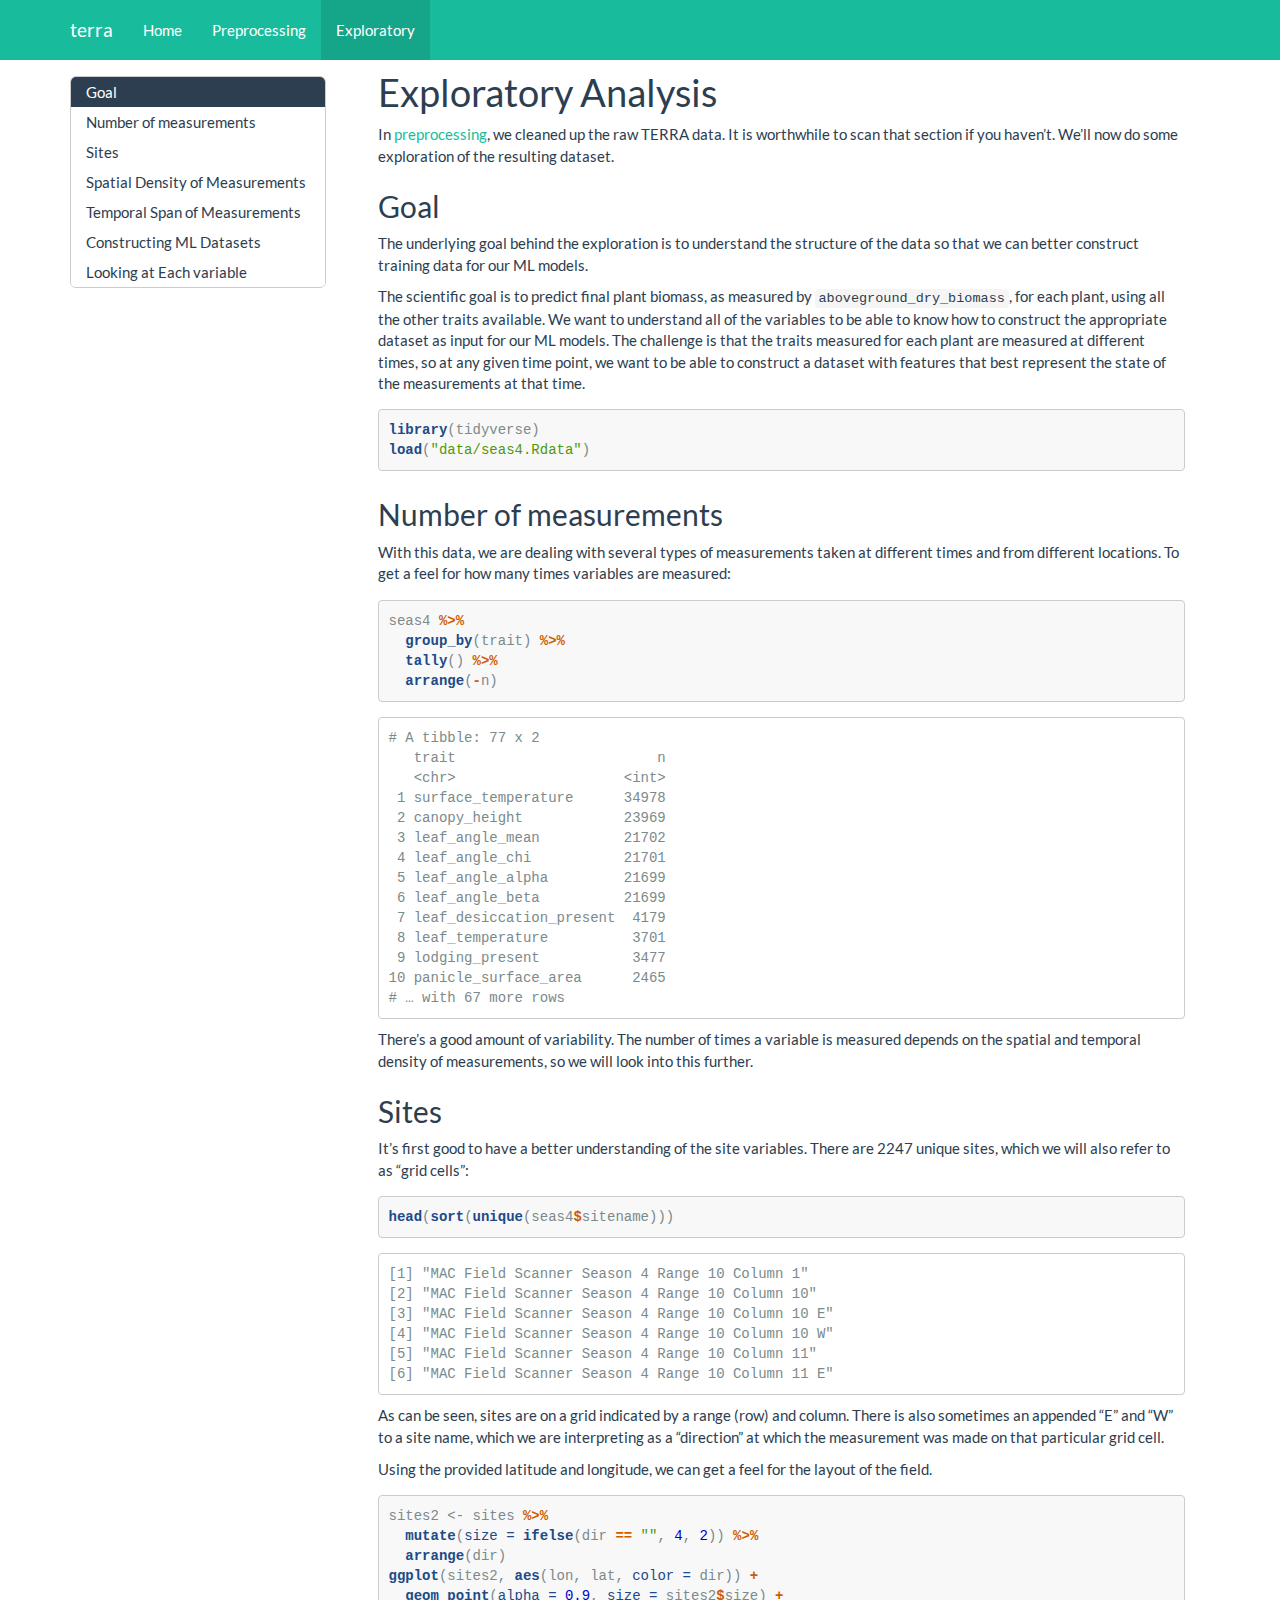
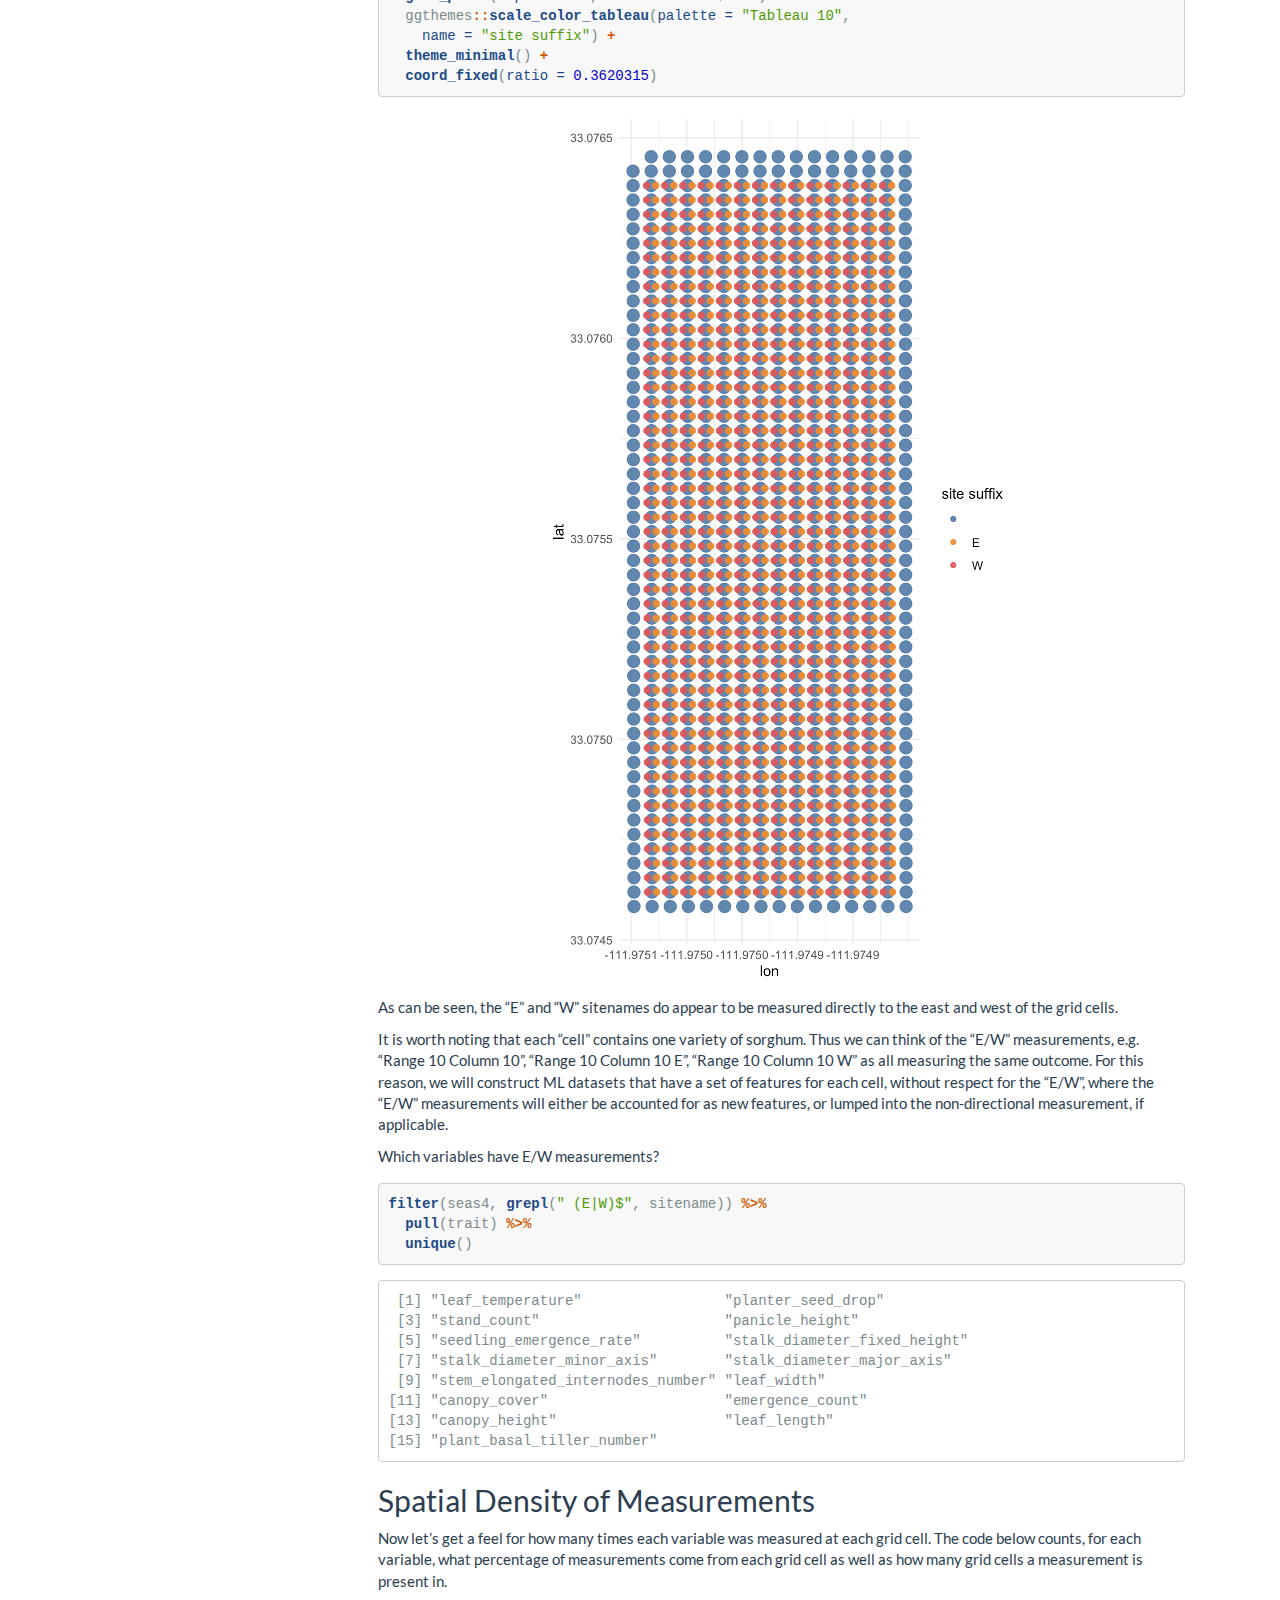
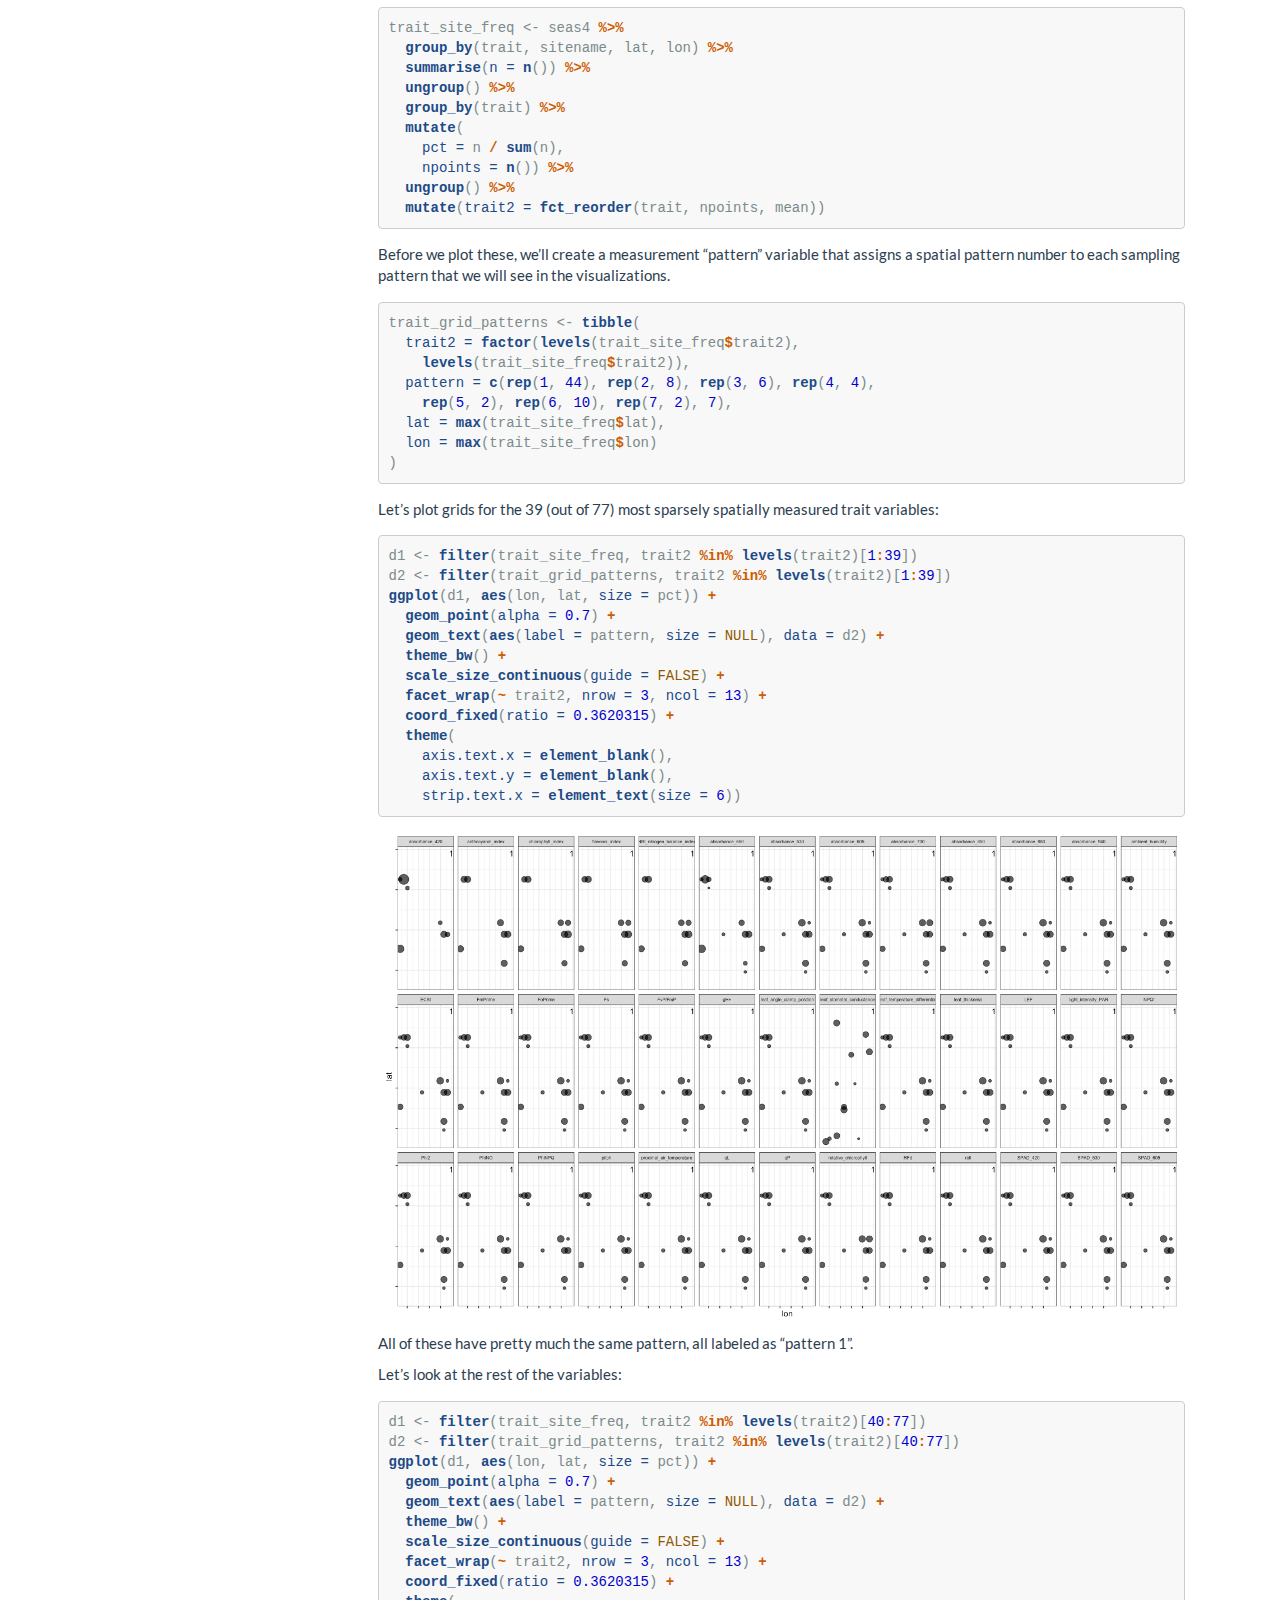
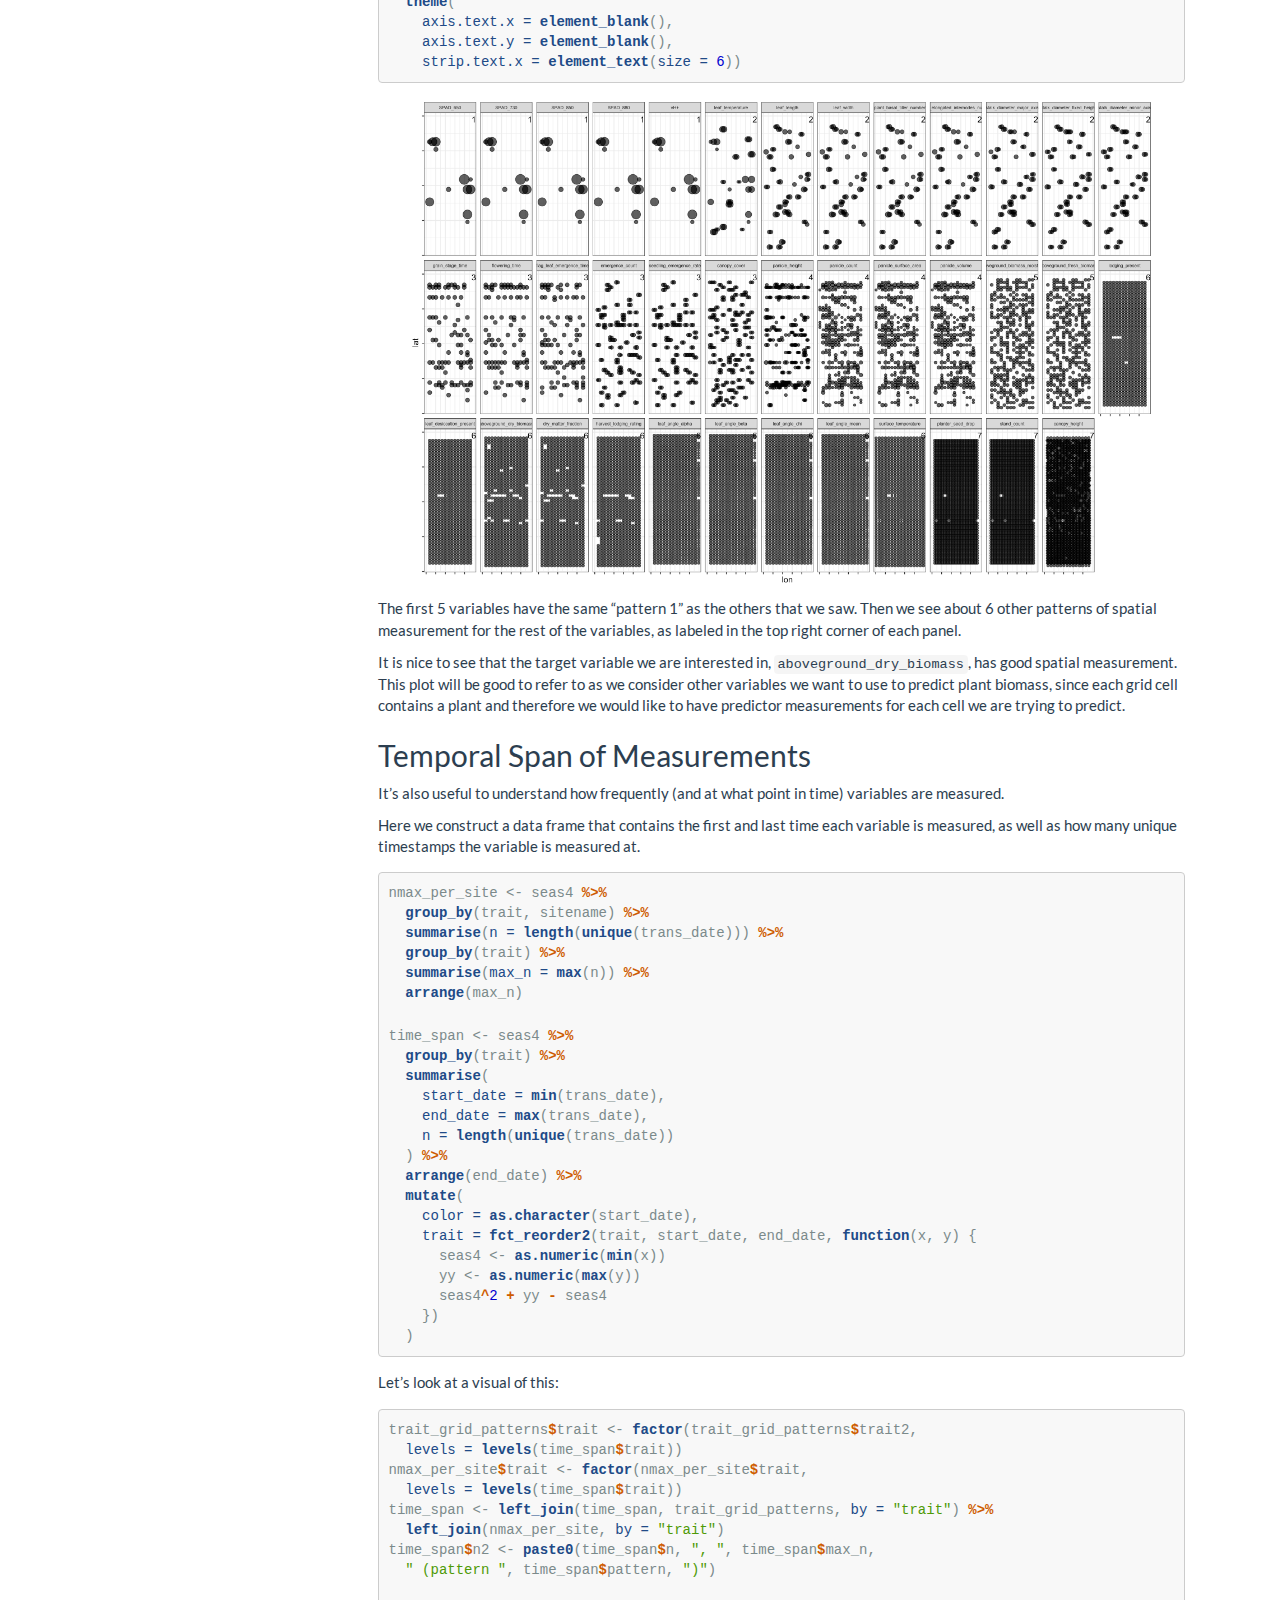
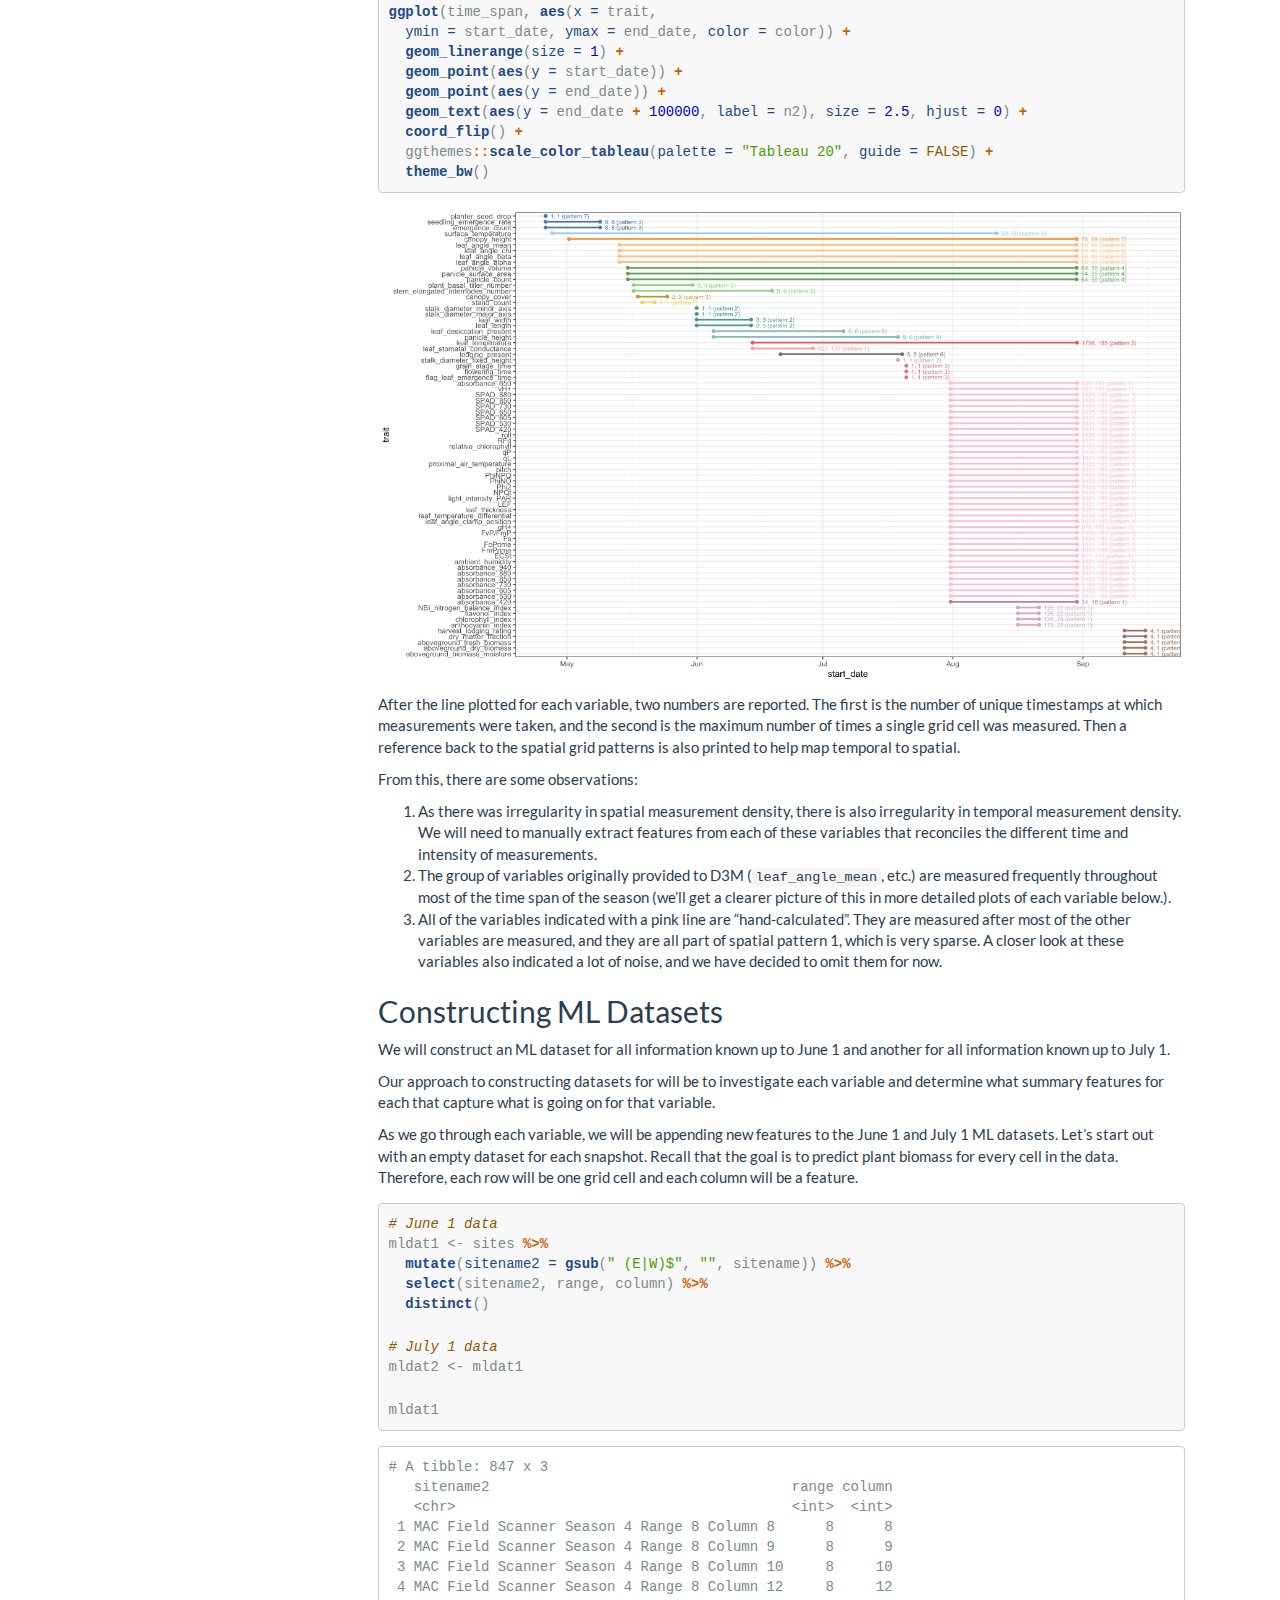
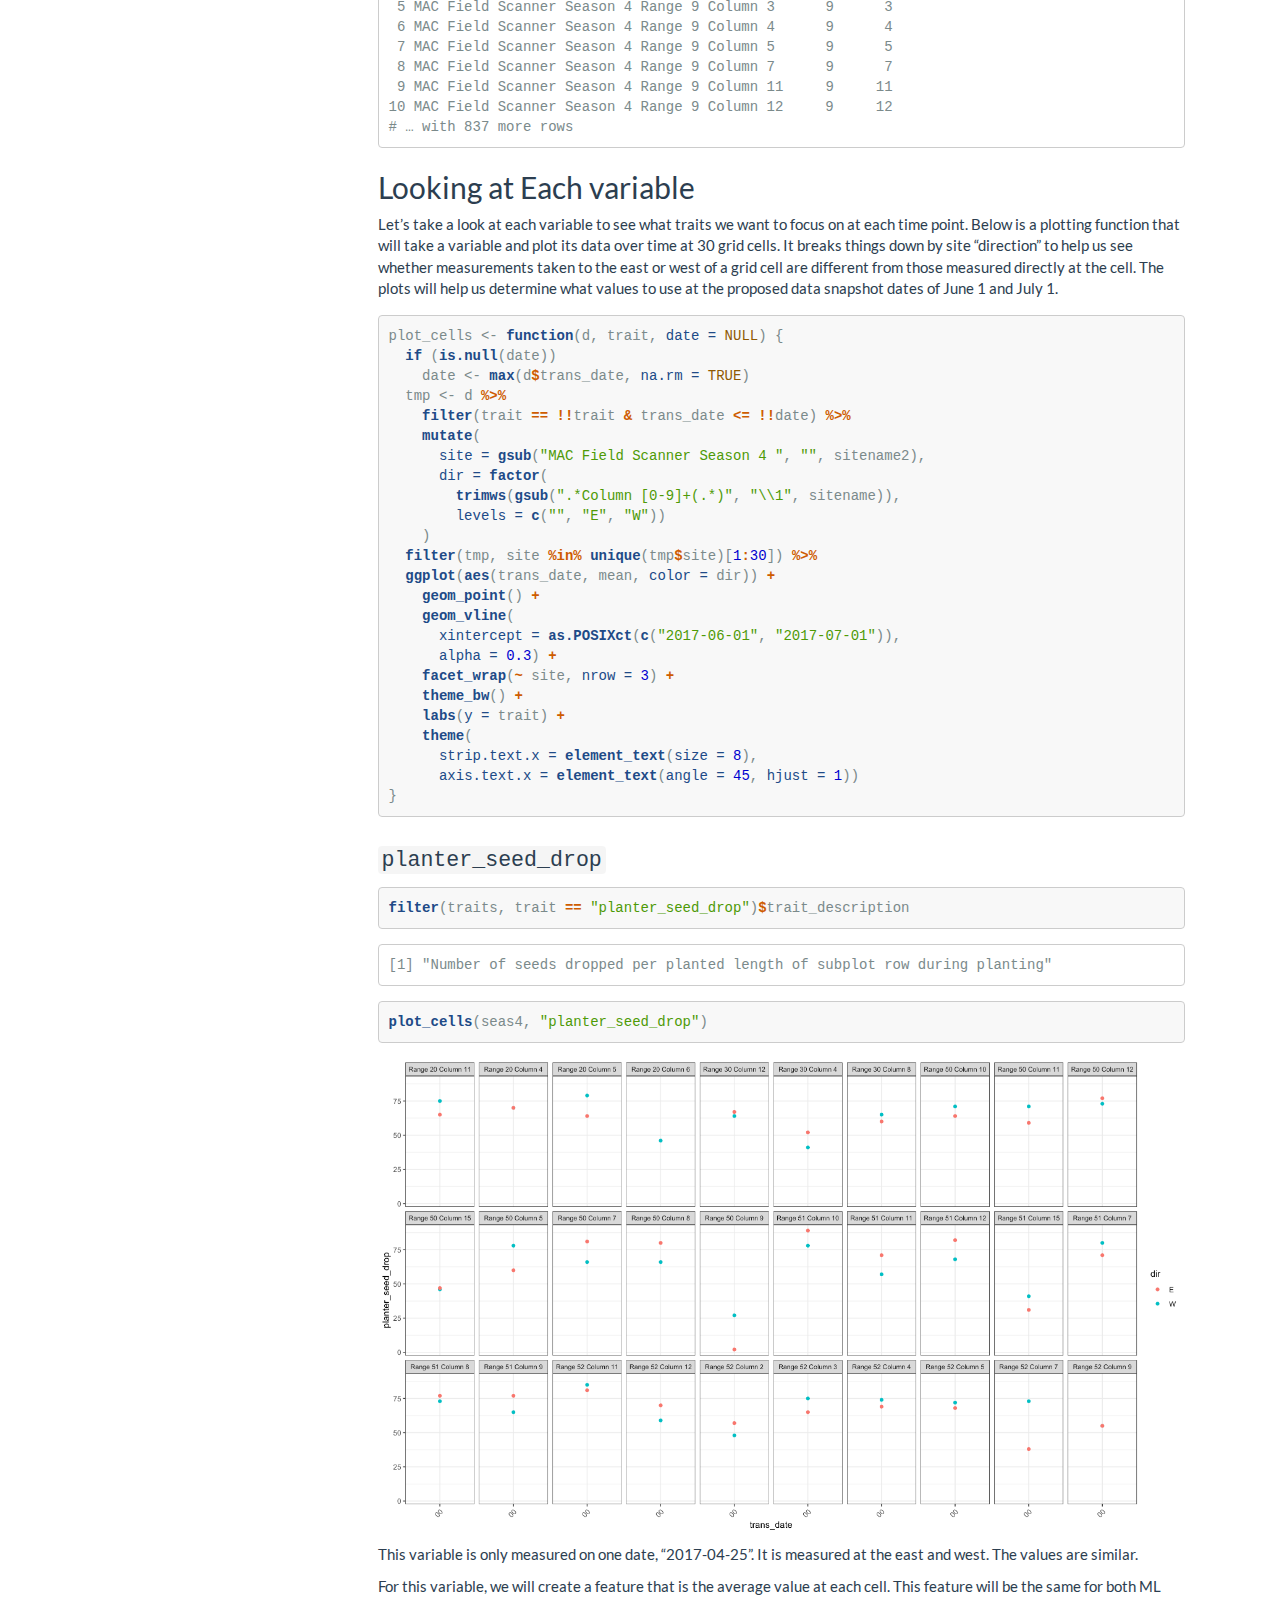
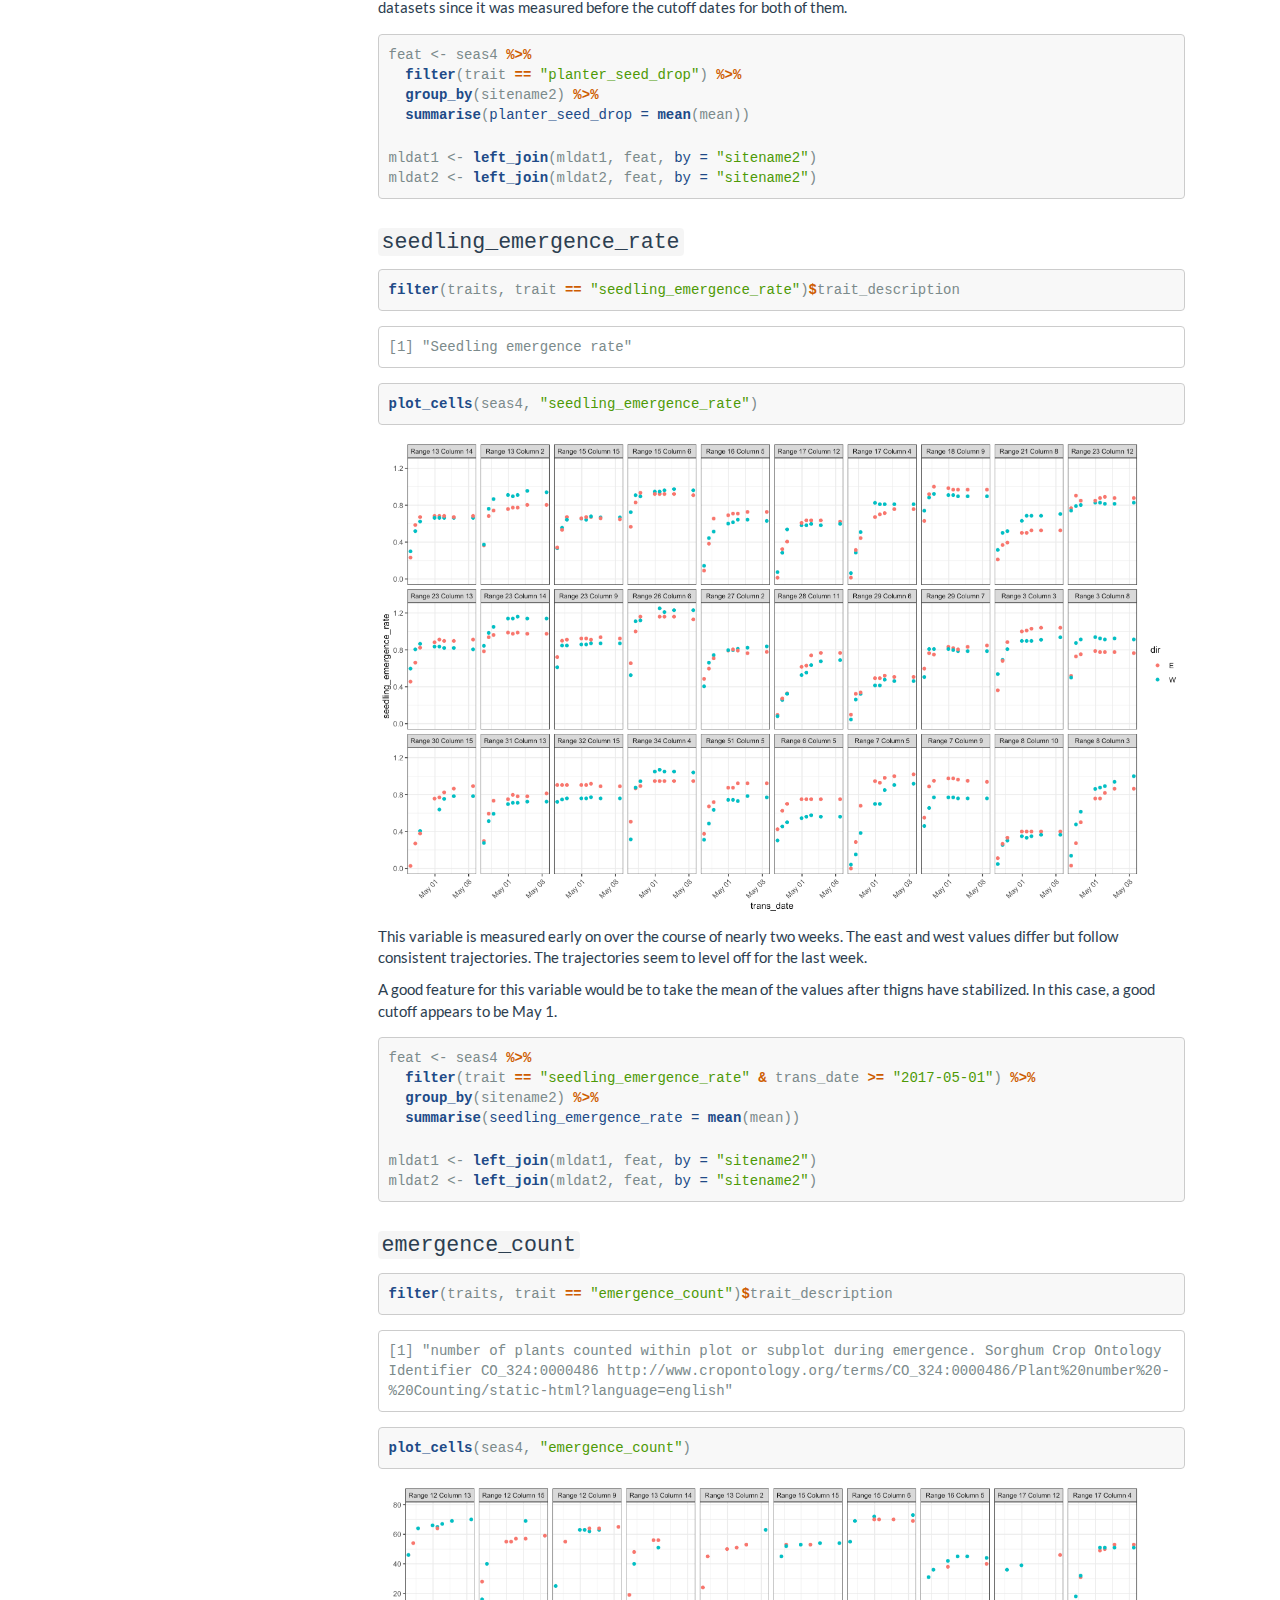
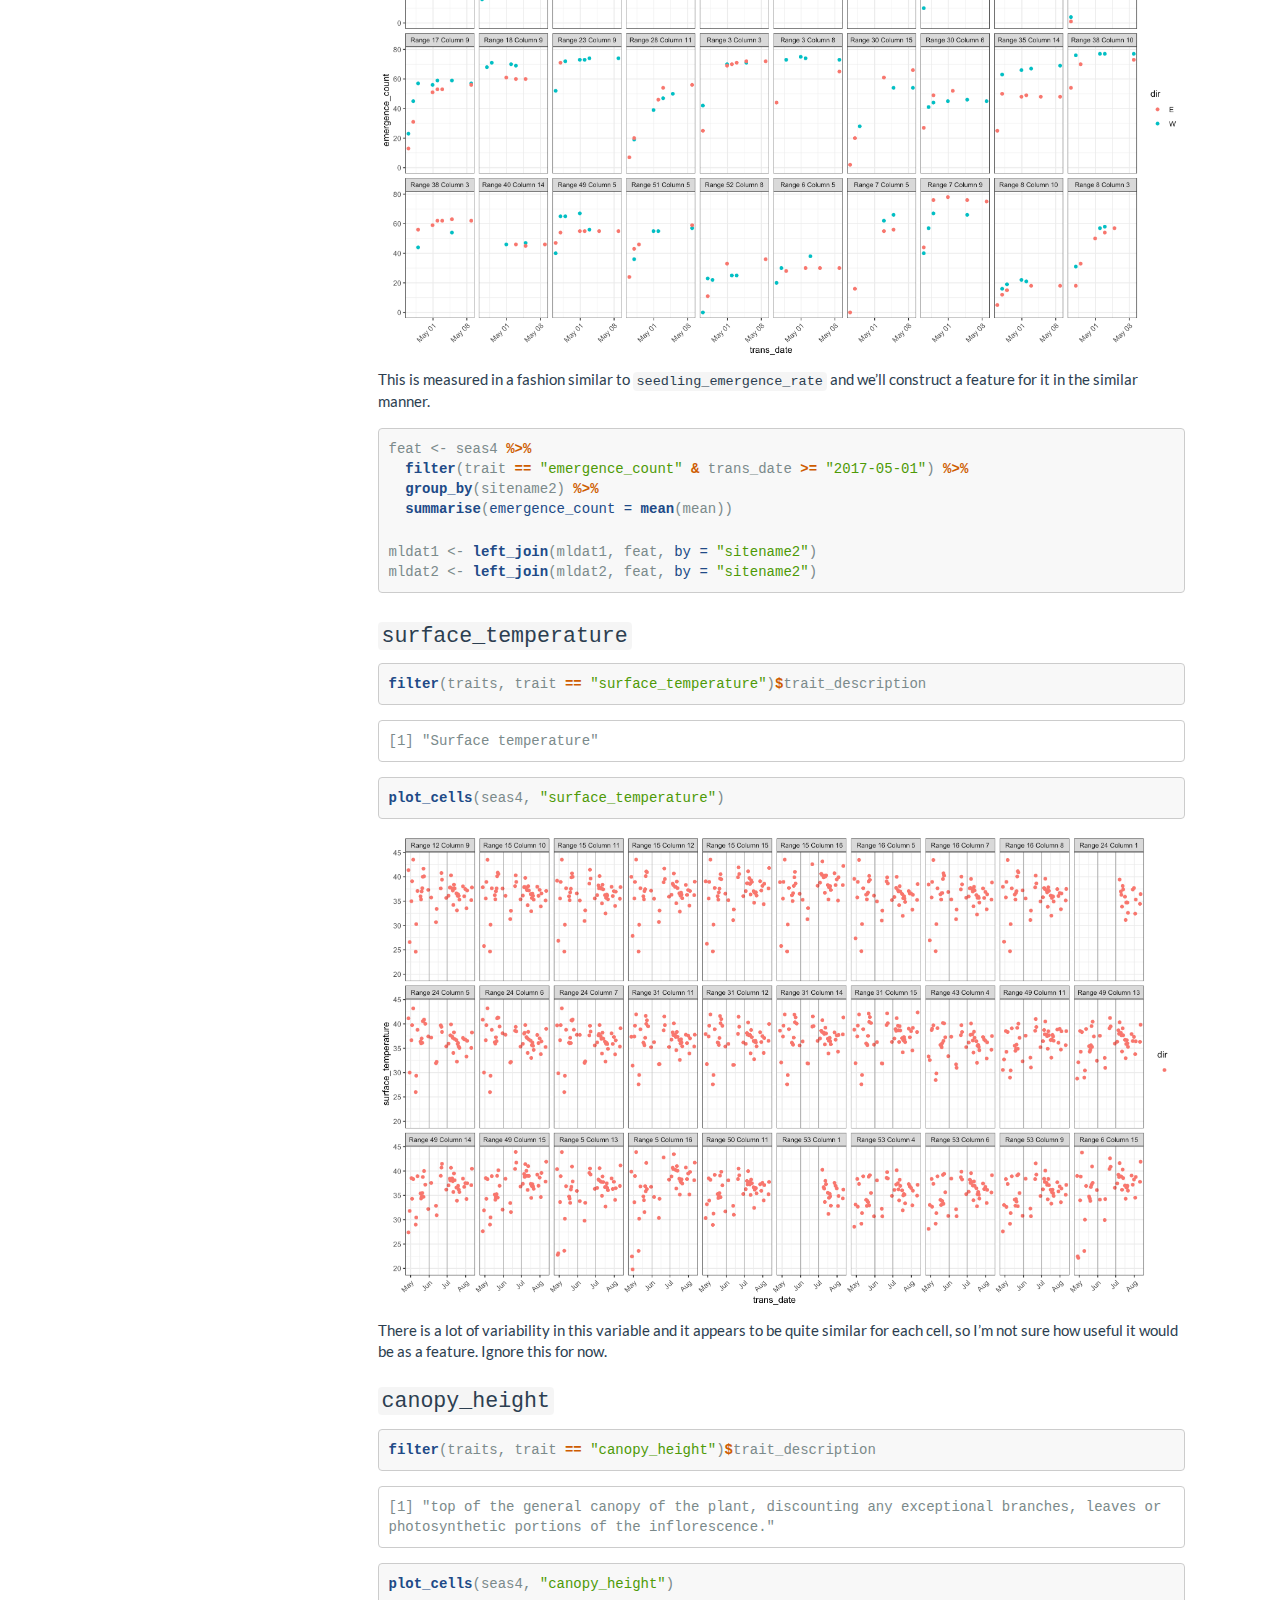
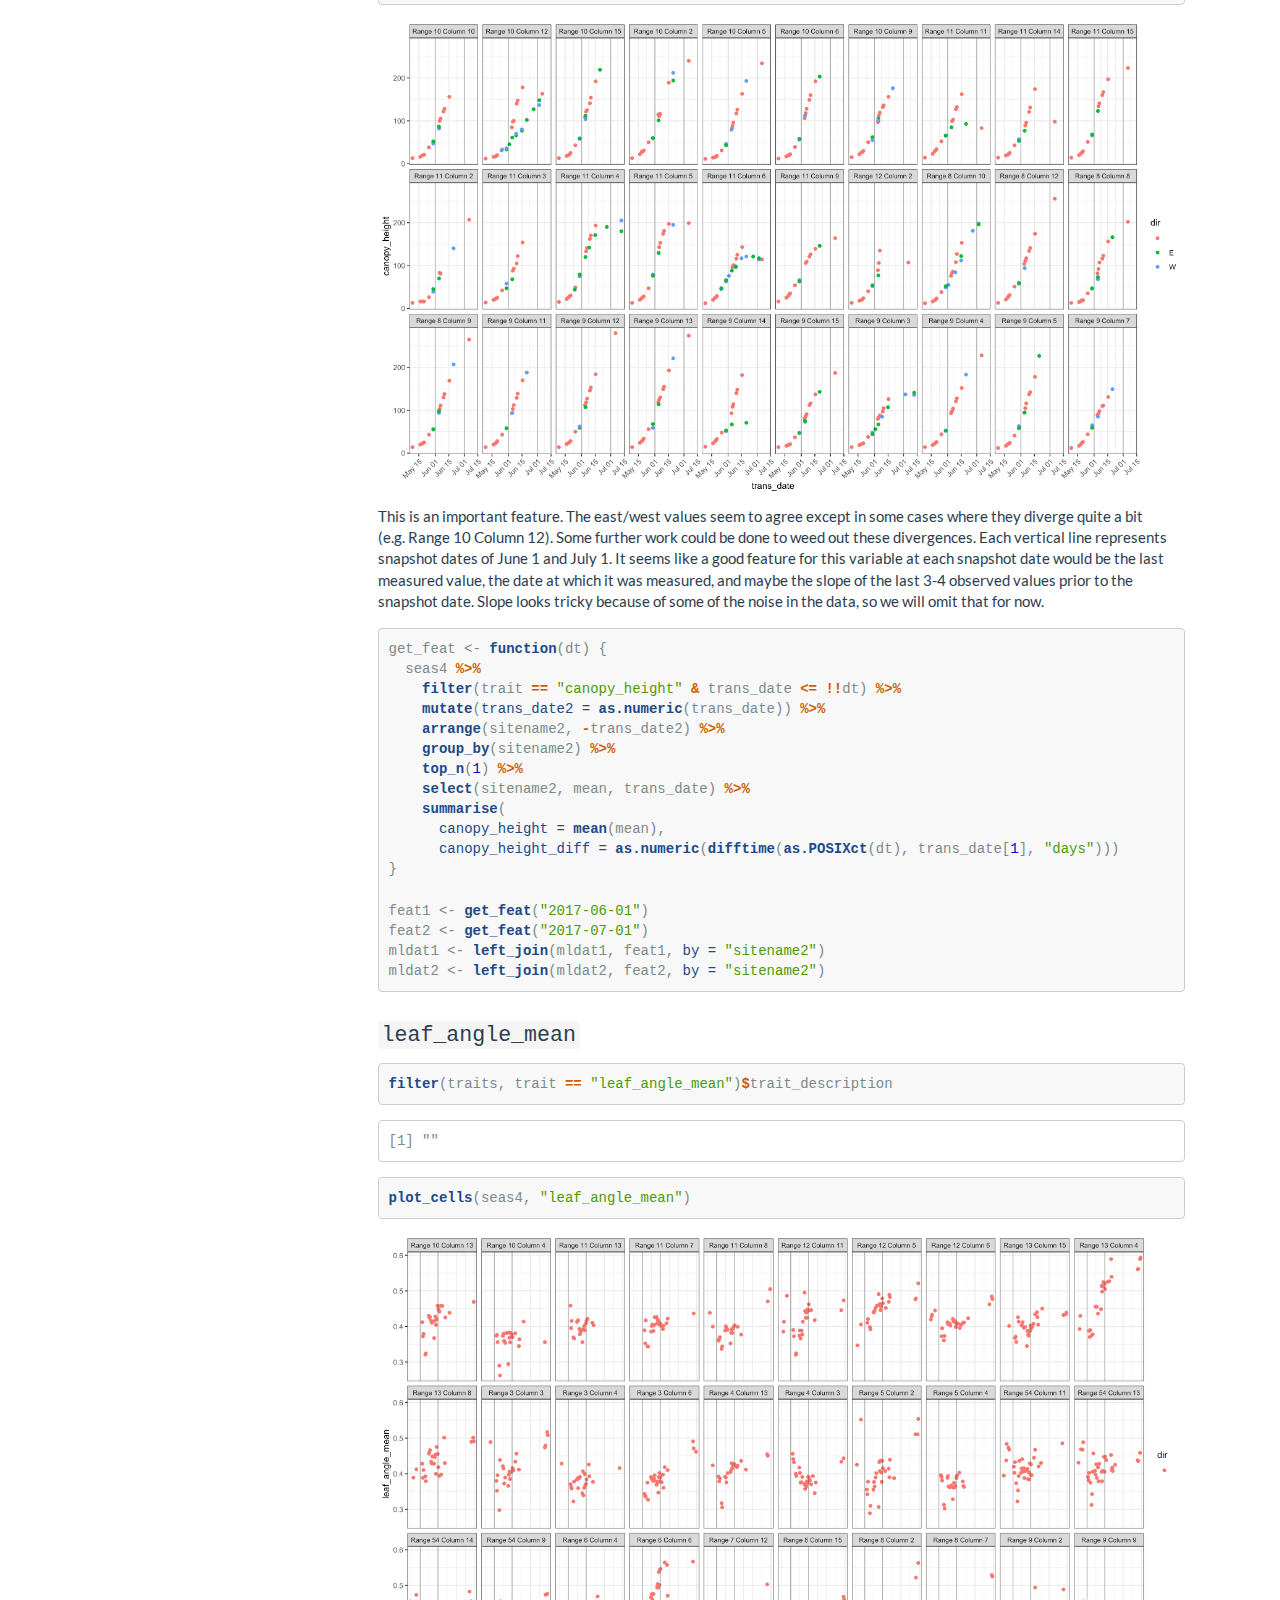
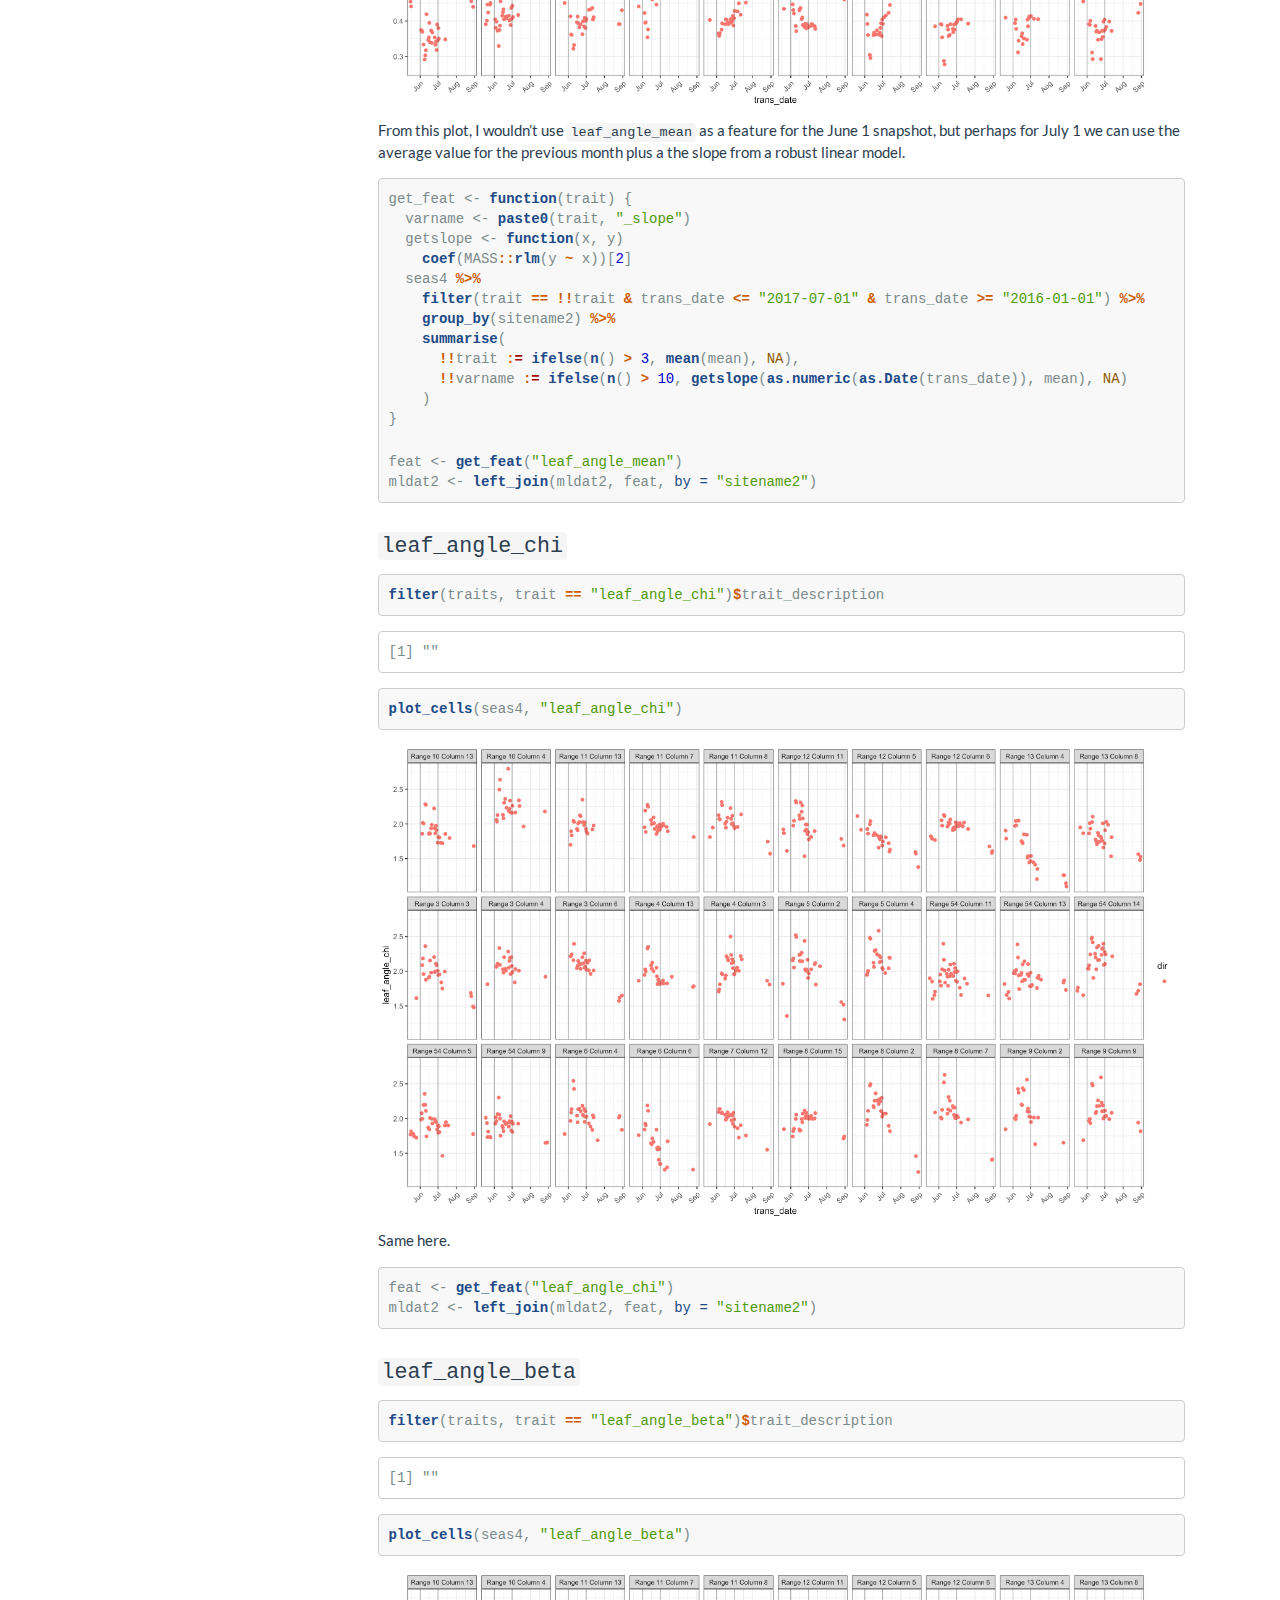
<file: docs/exploratory.html>
<!DOCTYPE html>

<html>

<head>

<meta charset="utf-8" />
<meta name="generator" content="pandoc" />
<meta http-equiv="X-UA-Compatible" content="IE=EDGE" />




<title>Exploratory Analysis</title>

<script src="site_libs/jquery-1.11.3/jquery.min.js"></script>
<meta name="viewport" content="width=device-width, initial-scale=1" />
<link href="site_libs/bootstrap-3.3.5/css/flatly.min.css" rel="stylesheet" />
<script src="site_libs/bootstrap-3.3.5/js/bootstrap.min.js"></script>
<script src="site_libs/bootstrap-3.3.5/shim/html5shiv.min.js"></script>
<script src="site_libs/bootstrap-3.3.5/shim/respond.min.js"></script>
<script src="site_libs/jqueryui-1.11.4/jquery-ui.min.js"></script>
<link href="site_libs/tocify-1.9.1/jquery.tocify.css" rel="stylesheet" />
<script src="site_libs/tocify-1.9.1/jquery.tocify.js"></script>
<script src="site_libs/navigation-1.1/tabsets.js"></script>


<style type="text/css">code{white-space: pre;}</style>
<style type="text/css" data-origin="pandoc">
a.sourceLine { display: inline-block; line-height: 1.25; }
a.sourceLine { pointer-events: none; color: inherit; text-decoration: inherit; }
a.sourceLine:empty { height: 1.2em; }
.sourceCode { overflow: visible; }
code.sourceCode { white-space: pre; position: relative; }
div.sourceCode { margin: 1em 0; }
pre.sourceCode { margin: 0; }
@media screen {
div.sourceCode { overflow: auto; }
}
@media print {
code.sourceCode { white-space: pre-wrap; }
a.sourceLine { text-indent: -1em; padding-left: 1em; }
}
pre.numberSource a.sourceLine
  { position: relative; left: -4em; }
pre.numberSource a.sourceLine::before
  { content: attr(data-line-number);
    position: relative; left: -1em; text-align: right; vertical-align: baseline;
    border: none; pointer-events: all; display: inline-block;
    -webkit-touch-callout: none; -webkit-user-select: none;
    -khtml-user-select: none; -moz-user-select: none;
    -ms-user-select: none; user-select: none;
    padding: 0 4px; width: 4em;
    color: #aaaaaa;
  }
pre.numberSource { margin-left: 3em; border-left: 1px solid #aaaaaa;  padding-left: 4px; }
div.sourceCode
  { background-color: #f8f8f8; }
@media screen {
a.sourceLine::before { text-decoration: underline; }
}
code span.al { color: #ef2929; } /* Alert */
code span.an { color: #8f5902; font-weight: bold; font-style: italic; } /* Annotation */
code span.at { color: #c4a000; } /* Attribute */
code span.bn { color: #0000cf; } /* BaseN */
code span.cf { color: #204a87; font-weight: bold; } /* ControlFlow */
code span.ch { color: #4e9a06; } /* Char */
code span.cn { color: #000000; } /* Constant */
code span.co { color: #8f5902; font-style: italic; } /* Comment */
code span.cv { color: #8f5902; font-weight: bold; font-style: italic; } /* CommentVar */
code span.do { color: #8f5902; font-weight: bold; font-style: italic; } /* Documentation */
code span.dt { color: #204a87; } /* DataType */
code span.dv { color: #0000cf; } /* DecVal */
code span.er { color: #a40000; font-weight: bold; } /* Error */
code span.ex { } /* Extension */
code span.fl { color: #0000cf; } /* Float */
code span.fu { color: #000000; } /* Function */
code span.im { } /* Import */
code span.in { color: #8f5902; font-weight: bold; font-style: italic; } /* Information */
code span.kw { color: #204a87; font-weight: bold; } /* Keyword */
code span.op { color: #ce5c00; font-weight: bold; } /* Operator */
code span.ot { color: #8f5902; } /* Other */
code span.pp { color: #8f5902; font-style: italic; } /* Preprocessor */
code span.sc { color: #000000; } /* SpecialChar */
code span.ss { color: #4e9a06; } /* SpecialString */
code span.st { color: #4e9a06; } /* String */
code span.va { color: #000000; } /* Variable */
code span.vs { color: #4e9a06; } /* VerbatimString */
code span.wa { color: #8f5902; font-weight: bold; font-style: italic; } /* Warning */

</style>
<script>
// apply pandoc div.sourceCode style to pre.sourceCode instead
(function() {
  var sheets = document.styleSheets;
  for (var i = 0; i < sheets.length; i++) {
    if (sheets[i].ownerNode.dataset["origin"] !== "pandoc") continue;
    try { var rules = sheets[i].cssRules; } catch (e) { continue; }
    for (var j = 0; j < rules.length; j++) {
      var rule = rules[j];
      // check if there is a div.sourceCode rule
      if (rule.type !== rule.STYLE_RULE || rule.selectorText !== "div.sourceCode") continue;
      var style = rule.style.cssText;
      // check if color or background-color is set
      if (rule.style.color === '' && rule.style.backgroundColor === '') continue;
      // replace div.sourceCode by a pre.sourceCode rule
      sheets[i].deleteRule(j);
      sheets[i].insertRule('pre.sourceCode{' + style + '}', j);
    }
  }
})();
</script>
<style type="text/css">
  pre:not([class]) {
    background-color: white;
  }
</style>


<style type="text/css">
h1 {
  font-size: 34px;
}
h1.title {
  font-size: 38px;
}
h2 {
  font-size: 30px;
}
h3 {
  font-size: 24px;
}
h4 {
  font-size: 18px;
}
h5 {
  font-size: 16px;
}
h6 {
  font-size: 12px;
}
.table th:not([align]) {
  text-align: left;
}
</style>

<link rel="stylesheet" href="style.css" type="text/css" />



<style type = "text/css">
.main-container {
  max-width: 940px;
  margin-left: auto;
  margin-right: auto;
}
code {
  color: inherit;
  background-color: rgba(0, 0, 0, 0.04);
}
img {
  max-width:100%;
}
.tabbed-pane {
  padding-top: 12px;
}
.html-widget {
  margin-bottom: 20px;
}
button.code-folding-btn:focus {
  outline: none;
}
summary {
  display: list-item;
}
</style>


<style type="text/css">
/* padding for bootstrap navbar */
body {
  padding-top: 51px;
  padding-bottom: 40px;
}
/* offset scroll position for anchor links (for fixed navbar)  */
.section h1 {
  padding-top: 56px;
  margin-top: -56px;
}
.section h2 {
  padding-top: 56px;
  margin-top: -56px;
}
.section h3 {
  padding-top: 56px;
  margin-top: -56px;
}
.section h4 {
  padding-top: 56px;
  margin-top: -56px;
}
.section h5 {
  padding-top: 56px;
  margin-top: -56px;
}
.section h6 {
  padding-top: 56px;
  margin-top: -56px;
}
.dropdown-submenu {
  position: relative;
}
.dropdown-submenu>.dropdown-menu {
  top: 0;
  left: 100%;
  margin-top: -6px;
  margin-left: -1px;
  border-radius: 0 6px 6px 6px;
}
.dropdown-submenu:hover>.dropdown-menu {
  display: block;
}
.dropdown-submenu>a:after {
  display: block;
  content: " ";
  float: right;
  width: 0;
  height: 0;
  border-color: transparent;
  border-style: solid;
  border-width: 5px 0 5px 5px;
  border-left-color: #cccccc;
  margin-top: 5px;
  margin-right: -10px;
}
.dropdown-submenu:hover>a:after {
  border-left-color: #ffffff;
}
.dropdown-submenu.pull-left {
  float: none;
}
.dropdown-submenu.pull-left>.dropdown-menu {
  left: -100%;
  margin-left: 10px;
  border-radius: 6px 0 6px 6px;
}
</style>

<script>
// manage active state of menu based on current page
$(document).ready(function () {
  // active menu anchor
  href = window.location.pathname
  href = href.substr(href.lastIndexOf('/') + 1)
  if (href === "")
    href = "index.html";
  var menuAnchor = $('a[href="' + href + '"]');

  // mark it active
  menuAnchor.parent().addClass('active');

  // if it's got a parent navbar menu mark it active as well
  menuAnchor.closest('li.dropdown').addClass('active');
});
</script>

<!-- tabsets -->

<style type="text/css">
.tabset-dropdown > .nav-tabs {
  display: inline-table;
  max-height: 500px;
  min-height: 44px;
  overflow-y: auto;
  background: white;
  border: 1px solid #ddd;
  border-radius: 4px;
}

.tabset-dropdown > .nav-tabs > li.active:before {
  content: "";
  font-family: 'Glyphicons Halflings';
  display: inline-block;
  padding: 10px;
  border-right: 1px solid #ddd;
}

.tabset-dropdown > .nav-tabs.nav-tabs-open > li.active:before {
  content: "&#xe258;";
  border: none;
}

.tabset-dropdown > .nav-tabs.nav-tabs-open:before {
  content: "";
  font-family: 'Glyphicons Halflings';
  display: inline-block;
  padding: 10px;
  border-right: 1px solid #ddd;
}

.tabset-dropdown > .nav-tabs > li.active {
  display: block;
}

.tabset-dropdown > .nav-tabs > li > a,
.tabset-dropdown > .nav-tabs > li > a:focus,
.tabset-dropdown > .nav-tabs > li > a:hover {
  border: none;
  display: inline-block;
  border-radius: 4px;
  background-color: transparent;
}

.tabset-dropdown > .nav-tabs.nav-tabs-open > li {
  display: block;
  float: none;
}

.tabset-dropdown > .nav-tabs > li {
  display: none;
}
</style>

<!-- code folding -->



<style type="text/css">

#TOC {
  margin: 25px 0px 20px 0px;
}
@media (max-width: 768px) {
#TOC {
  position: relative;
  width: 100%;
}
}

@media print {
.toc-content {
  /* see https://github.com/w3c/csswg-drafts/issues/4434 */
  float: right;
}
}

.toc-content {
  padding-left: 30px;
  padding-right: 40px;
}

div.main-container {
  max-width: 1200px;
}

div.tocify {
  width: 20%;
  max-width: 260px;
  max-height: 85%;
}

@media (min-width: 768px) and (max-width: 991px) {
  div.tocify {
    width: 25%;
  }
}

@media (max-width: 767px) {
  div.tocify {
    width: 100%;
    max-width: none;
  }
}

.tocify ul, .tocify li {
  line-height: 20px;
}

.tocify-subheader .tocify-item {
  font-size: 0.90em;
}

.tocify .list-group-item {
  border-radius: 0px;
}


</style>



</head>

<body>


<div class="container-fluid main-container">


<!-- setup 3col/9col grid for toc_float and main content  -->
<div class="row-fluid">
<div class="col-xs-12 col-sm-4 col-md-3">
<div id="TOC" class="tocify">
</div>
</div>

<div class="toc-content col-xs-12 col-sm-8 col-md-9">




<div class="navbar navbar-inverse  navbar-fixed-top" role="navigation">
  <div class="container">
    <div class="navbar-header">
      <button type="button" class="navbar-toggle collapsed" data-toggle="collapse" data-target="#navbar">
        <span class="icon-bar"></span>
        <span class="icon-bar"></span>
        <span class="icon-bar"></span>
      </button>
      <a class="navbar-brand" href="index.html">terra</a>
    </div>
    <div id="navbar" class="navbar-collapse collapse">
      <ul class="nav navbar-nav">
        <li>
  <a href="index.html">Home</a>
</li>
<li>
  <a href="datapreprocess.html">Preprocessing</a>
</li>
<li>
  <a href="exploratory.html">Exploratory</a>
</li>
      </ul>
      <ul class="nav navbar-nav navbar-right">
        
      </ul>
    </div><!--/.nav-collapse -->
  </div><!--/.container -->
</div><!--/.navbar -->

<!-- Add a small amount of space between sections. -->
<style type="text/css">
div.section {
  padding-top: 12px;
}
</style>

<div class="fluid-row" id="header">



<h1 class="title toc-ignore">Exploratory Analysis</h1>

</div>


<p>
<button type="button" class="btn btn-default btn-workflowr btn-workflowr-report" data-toggle="collapse" data-target="#workflowr-report">
<span class="glyphicon glyphicon-list" aria-hidden="true"></span> workflowr <span class="glyphicon glyphicon-exclamation-sign text-danger" aria-hidden="true"></span>
</button>
</p>
<div id="workflowr-report" class="collapse">
<ul class="nav nav-tabs">
<li class="active">
<a data-toggle="tab" href="#summary">Summary</a>
</li>
<li>
<a data-toggle="tab" href="#checks"> Checks <span class="glyphicon glyphicon-exclamation-sign text-danger" aria-hidden="true"></span> </a>
</li>
<li>
<a data-toggle="tab" href="#versions">Past versions</a>
</li>
</ul>
<div class="tab-content">
<div id="summary" class="tab-pane fade in active">
<p>
<strong>Last updated:</strong> 2020-01-28
</p>
<p>
<strong>Checks:</strong> <span class="glyphicon glyphicon-ok text-success" aria-hidden="true"></span> 6 <span class="glyphicon glyphicon-exclamation-sign text-danger" aria-hidden="true"></span> 1
</p>
<p>
<strong>Knit directory:</strong> <code>terra2/</code> <span class="glyphicon glyphicon-question-sign" aria-hidden="true" title="This is the local directory in which the code in this file was executed."> </span>
</p>
<p>
This reproducible <a href="http://rmarkdown.rstudio.com">R Markdown</a> analysis was created with <a
  href="https://github.com/jdblischak/workflowr">workflowr</a> (version 1.6.0). The <em>Checks</em> tab describes the reproducibility checks that were applied when the results were created. The <em>Past versions</em> tab lists the development history.
</p>
<hr>
</div>
<div id="checks" class="tab-pane fade">
<div id="workflowr-checks" class="panel-group">
<div class="panel panel-default">
<div class="panel-heading">
<p class="panel-title">
<a data-toggle="collapse" data-parent="#workflowr-checks" href="#strongRMarkdownfilestronguncommittedchanges"> <span class="glyphicon glyphicon-exclamation-sign text-danger" aria-hidden="true"></span> <strong>R Markdown file:</strong> uncommitted changes </a>
</p>
</div>
<div id="strongRMarkdownfilestronguncommittedchanges" class="panel-collapse collapse">
<div class="panel-body">
<p>The R Markdown is untracked by Git. To know which version of the R Markdown file created these results, you’ll want to first commit it to the Git repo. If you’re still working on the analysis, you can ignore this warning. When you’re finished, you can run <code>wflow_publish</code> to commit the R Markdown file and build the HTML.</p>
</div>
</div>
</div>
<div class="panel panel-default">
<div class="panel-heading">
<p class="panel-title">
<a data-toggle="collapse" data-parent="#workflowr-checks" href="#strongEnvironmentstrongempty"> <span class="glyphicon glyphicon-ok text-success" aria-hidden="true"></span> <strong>Environment:</strong> empty </a>
</p>
</div>
<div id="strongEnvironmentstrongempty" class="panel-collapse collapse">
<div class="panel-body">
<p>Great job! The global environment was empty. Objects defined in the global environment can affect the analysis in your R Markdown file in unknown ways. For reproduciblity it’s best to always run the code in an empty environment.</p>
</div>
</div>
</div>
<div class="panel panel-default">
<div class="panel-heading">
<p class="panel-title">
<a data-toggle="collapse" data-parent="#workflowr-checks" href="#strongSeedstrongcodesetseed20200123code"> <span class="glyphicon glyphicon-ok text-success" aria-hidden="true"></span> <strong>Seed:</strong> <code>set.seed(20200123)</code> </a>
</p>
</div>
<div id="strongSeedstrongcodesetseed20200123code" class="panel-collapse collapse">
<div class="panel-body">
<p>The command <code>set.seed(20200123)</code> was run prior to running the code in the R Markdown file. Setting a seed ensures that any results that rely on randomness, e.g. subsampling or permutations, are reproducible.</p>
</div>
</div>
</div>
<div class="panel panel-default">
<div class="panel-heading">
<p class="panel-title">
<a data-toggle="collapse" data-parent="#workflowr-checks" href="#strongSessioninformationstrongrecorded"> <span class="glyphicon glyphicon-ok text-success" aria-hidden="true"></span> <strong>Session information:</strong> recorded </a>
</p>
</div>
<div id="strongSessioninformationstrongrecorded" class="panel-collapse collapse">
<div class="panel-body">
<p>Great job! Recording the operating system, R version, and package versions is critical for reproducibility.</p>
</div>
</div>
</div>
<div class="panel panel-default">
<div class="panel-heading">
<p class="panel-title">
<a data-toggle="collapse" data-parent="#workflowr-checks" href="#strongCachestrongnone"> <span class="glyphicon glyphicon-ok text-success" aria-hidden="true"></span> <strong>Cache:</strong> none </a>
</p>
</div>
<div id="strongCachestrongnone" class="panel-collapse collapse">
<div class="panel-body">
<p>Nice! There were no cached chunks for this analysis, so you can be confident that you successfully produced the results during this run.</p>
</div>
</div>
</div>
<div class="panel panel-default">
<div class="panel-heading">
<p class="panel-title">
<a data-toggle="collapse" data-parent="#workflowr-checks" href="#strongFilepathsstrongrelative"> <span class="glyphicon glyphicon-ok text-success" aria-hidden="true"></span> <strong>File paths:</strong> relative </a>
</p>
</div>
<div id="strongFilepathsstrongrelative" class="panel-collapse collapse">
<div class="panel-body">
<p>Great job! Using relative paths to the files within your workflowr project makes it easier to run your code on other machines.</p>
</div>
</div>
</div>
<div class="panel panel-default">
<div class="panel-heading">
<p class="panel-title">
<a data-toggle="collapse" data-parent="#workflowr-checks" href="#strongRepositoryversionstrongd60e687"> <span class="glyphicon glyphicon-ok text-success" aria-hidden="true"></span> <strong>Repository version:</strong> d60e687 </a>
</p>
</div>
<div id="strongRepositoryversionstrongd60e687" class="panel-collapse collapse">
<div class="panel-body">
<p>
Great! You are using Git for version control. Tracking code development and connecting the code version to the results is critical for reproducibility. The version displayed above was the version of the Git repository at the time these results were generated. <br><br> Note that you need to be careful to ensure that all relevant files for the analysis have been committed to Git prior to generating the results (you can use <code>wflow_publish</code> or <code>wflow_git_commit</code>). workflowr only checks the R Markdown file, but you know if there are other scripts or data files that it depends on. Below is the status of the Git repository when the results were generated:
</p>
<pre><code>
Ignored files:
    Ignored:    .DS_Store
    Ignored:    data/.DS_Store

Untracked files:
    Untracked:  _ignore/
    Untracked:  analysis/datapreprocess.Rmd
    Untracked:  analysis/exploratory.Rmd
    Untracked:  analysis/style.css
    Untracked:  code/code.R
    Untracked:  code/dataprep.R
    Untracked:  data/mldat_july1.csv
    Untracked:  data/mldat_june1.csv
    Untracked:  data/raw/
    Untracked:  data/seas4.Rdata

Unstaged changes:
    Modified:   analysis/_site.yml

</code></pre>
<p>
Note that any generated files, e.g. HTML, png, CSS, etc., are not included in this status report because it is ok for generated content to have uncommitted changes.
</p>
</div>
</div>
</div>
</div>
<hr>
</div>
<div id="versions" class="tab-pane fade">
<p>
There are no past versions. Publish this analysis with <code>wflow_publish()</code> to start tracking its development.
</p>
<hr>
</div>
</div>
</div>
<p>In <a href="datapreprocess.html">preprocessing</a>, we cleaned up the raw TERRA data. It is worthwhile to scan that section if you haven’t. We’ll now do some exploration of the resulting dataset.</p>
<div id="goal" class="section level2">
<h2>Goal</h2>
<p>The underlying goal behind the exploration is to understand the structure of the data so that we can better construct training data for our ML models.</p>
<p>The scientific goal is to predict final plant biomass, as measured by <code>aboveground_dry_biomass</code>, for each plant, using all the other traits available. We want to understand all of the variables to be able to know how to construct the appropriate dataset as input for our ML models. The challenge is that the traits measured for each plant are measured at different times, so at any given time point, we want to be able to construct a dataset with features that best represent the state of the measurements at that time.</p>
<div class="sourceCode" id="cb1"><pre class="sourceCode r"><code class="sourceCode r"><a class="sourceLine" id="cb1-1" data-line-number="1"><span class="kw">library</span>(tidyverse)</a>
<a class="sourceLine" id="cb1-2" data-line-number="2"><span class="kw">load</span>(<span class="st">&quot;data/seas4.Rdata&quot;</span>)</a></code></pre></div>
</div>
<div id="number-of-measurements" class="section level2">
<h2>Number of measurements</h2>
<p>With this data, we are dealing with several types of measurements taken at different times and from different locations. To get a feel for how many times variables are measured:</p>
<div class="sourceCode" id="cb2"><pre class="sourceCode r"><code class="sourceCode r"><a class="sourceLine" id="cb2-1" data-line-number="1">seas4 <span class="op">%&gt;%</span></a>
<a class="sourceLine" id="cb2-2" data-line-number="2"><span class="st">  </span><span class="kw">group_by</span>(trait) <span class="op">%&gt;%</span></a>
<a class="sourceLine" id="cb2-3" data-line-number="3"><span class="st">  </span><span class="kw">tally</span>() <span class="op">%&gt;%</span></a>
<a class="sourceLine" id="cb2-4" data-line-number="4"><span class="st">  </span><span class="kw">arrange</span>(<span class="op">-</span>n)</a></code></pre></div>
<pre><code># A tibble: 77 x 2
   trait                        n
   &lt;chr&gt;                    &lt;int&gt;
 1 surface_temperature      34978
 2 canopy_height            23969
 3 leaf_angle_mean          21702
 4 leaf_angle_chi           21701
 5 leaf_angle_alpha         21699
 6 leaf_angle_beta          21699
 7 leaf_desiccation_present  4179
 8 leaf_temperature          3701
 9 lodging_present           3477
10 panicle_surface_area      2465
# … with 67 more rows</code></pre>
<p>There’s a good amount of variability. The number of times a variable is measured depends on the spatial and temporal density of measurements, so we will look into this further.</p>
</div>
<div id="sites" class="section level2">
<h2>Sites</h2>
<p>It’s first good to have a better understanding of the site variables. There are 2247 unique sites, which we will also refer to as “grid cells”:</p>
<div class="sourceCode" id="cb4"><pre class="sourceCode r"><code class="sourceCode r"><a class="sourceLine" id="cb4-1" data-line-number="1"><span class="kw">head</span>(<span class="kw">sort</span>(<span class="kw">unique</span>(seas4<span class="op">$</span>sitename)))</a></code></pre></div>
<pre><code>[1] &quot;MAC Field Scanner Season 4 Range 10 Column 1&quot;   
[2] &quot;MAC Field Scanner Season 4 Range 10 Column 10&quot;  
[3] &quot;MAC Field Scanner Season 4 Range 10 Column 10 E&quot;
[4] &quot;MAC Field Scanner Season 4 Range 10 Column 10 W&quot;
[5] &quot;MAC Field Scanner Season 4 Range 10 Column 11&quot;  
[6] &quot;MAC Field Scanner Season 4 Range 10 Column 11 E&quot;</code></pre>
<p>As can be seen, sites are on a grid indicated by a range (row) and column. There is also sometimes an appended “E” and “W” to a site name, which we are interpreting as a “direction” at which the measurement was made on that particular grid cell.</p>
<p>Using the provided latitude and longitude, we can get a feel for the layout of the field.</p>
<div class="sourceCode" id="cb6"><pre class="sourceCode r"><code class="sourceCode r"><a class="sourceLine" id="cb6-1" data-line-number="1">sites2 &lt;-<span class="st"> </span>sites <span class="op">%&gt;%</span></a>
<a class="sourceLine" id="cb6-2" data-line-number="2"><span class="st">  </span><span class="kw">mutate</span>(<span class="dt">size =</span> <span class="kw">ifelse</span>(dir <span class="op">==</span><span class="st"> &quot;&quot;</span>, <span class="dv">4</span>, <span class="dv">2</span>)) <span class="op">%&gt;%</span></a>
<a class="sourceLine" id="cb6-3" data-line-number="3"><span class="st">  </span><span class="kw">arrange</span>(dir)</a>
<a class="sourceLine" id="cb6-4" data-line-number="4"><span class="kw">ggplot</span>(sites2, <span class="kw">aes</span>(lon, lat, <span class="dt">color =</span> dir)) <span class="op">+</span></a>
<a class="sourceLine" id="cb6-5" data-line-number="5"><span class="st">  </span><span class="kw">geom_point</span>(<span class="dt">alpha =</span> <span class="fl">0.9</span>, <span class="dt">size =</span> sites2<span class="op">$</span>size) <span class="op">+</span></a>
<a class="sourceLine" id="cb6-6" data-line-number="6"><span class="st">  </span>ggthemes<span class="op">::</span><span class="kw">scale_color_tableau</span>(<span class="dt">palette =</span> <span class="st">&quot;Tableau 10&quot;</span>,</a>
<a class="sourceLine" id="cb6-7" data-line-number="7">    <span class="dt">name =</span> <span class="st">&quot;site suffix&quot;</span>) <span class="op">+</span></a>
<a class="sourceLine" id="cb6-8" data-line-number="8"><span class="st">  </span><span class="kw">theme_minimal</span>() <span class="op">+</span></a>
<a class="sourceLine" id="cb6-9" data-line-number="9"><span class="st">  </span><span class="kw">coord_fixed</span>(<span class="dt">ratio =</span> <span class="fl">0.3620315</span>)</a></code></pre></div>
<p><img src="figure/exploratory.Rmd/unnamed-chunk-4-1.png" width="508.8" style="display: block; margin: auto;" /></p>
<p>As can be seen, the “E” and “W” sitenames do appear to be measured directly to the east and west of the grid cells.</p>
<p>It is worth noting that each “cell” contains one variety of sorghum. Thus we can think of the “E/W” measurements, e.g. “Range 10 Column 10”, “Range 10 Column 10 E”, “Range 10 Column 10 W” as all measuring the same outcome. For this reason, we will construct ML datasets that have a set of features for each cell, without respect for the “E/W”, where the “E/W” measurements will either be accounted for as new features, or lumped into the non-directional measurement, if applicable.</p>
<p>Which variables have E/W measurements?</p>
<div class="sourceCode" id="cb7"><pre class="sourceCode r"><code class="sourceCode r"><a class="sourceLine" id="cb7-1" data-line-number="1"><span class="kw">filter</span>(seas4, <span class="kw">grepl</span>(<span class="st">&quot; (E|W)$&quot;</span>, sitename)) <span class="op">%&gt;%</span></a>
<a class="sourceLine" id="cb7-2" data-line-number="2"><span class="st">  </span><span class="kw">pull</span>(trait) <span class="op">%&gt;%</span></a>
<a class="sourceLine" id="cb7-3" data-line-number="3"><span class="st">  </span><span class="kw">unique</span>()</a></code></pre></div>
<pre><code> [1] &quot;leaf_temperature&quot;                 &quot;planter_seed_drop&quot;               
 [3] &quot;stand_count&quot;                      &quot;panicle_height&quot;                  
 [5] &quot;seedling_emergence_rate&quot;          &quot;stalk_diameter_fixed_height&quot;     
 [7] &quot;stalk_diameter_minor_axis&quot;        &quot;stalk_diameter_major_axis&quot;       
 [9] &quot;stem_elongated_internodes_number&quot; &quot;leaf_width&quot;                      
[11] &quot;canopy_cover&quot;                     &quot;emergence_count&quot;                 
[13] &quot;canopy_height&quot;                    &quot;leaf_length&quot;                     
[15] &quot;plant_basal_tiller_number&quot;       </code></pre>
</div>
<div id="spatial-density-of-measurements" class="section level2">
<h2>Spatial Density of Measurements</h2>
<p>Now let’s get a feel for how many times each variable was measured at each grid cell. The code below counts, for each variable, what percentage of measurements come from each grid cell as well as how many grid cells a measurement is present in.</p>
<div class="sourceCode" id="cb9"><pre class="sourceCode r"><code class="sourceCode r"><a class="sourceLine" id="cb9-1" data-line-number="1">trait_site_freq &lt;-<span class="st"> </span>seas4 <span class="op">%&gt;%</span></a>
<a class="sourceLine" id="cb9-2" data-line-number="2"><span class="st">  </span><span class="kw">group_by</span>(trait, sitename, lat, lon) <span class="op">%&gt;%</span></a>
<a class="sourceLine" id="cb9-3" data-line-number="3"><span class="st">  </span><span class="kw">summarise</span>(<span class="dt">n =</span> <span class="kw">n</span>()) <span class="op">%&gt;%</span></a>
<a class="sourceLine" id="cb9-4" data-line-number="4"><span class="st">  </span><span class="kw">ungroup</span>() <span class="op">%&gt;%</span></a>
<a class="sourceLine" id="cb9-5" data-line-number="5"><span class="st">  </span><span class="kw">group_by</span>(trait) <span class="op">%&gt;%</span></a>
<a class="sourceLine" id="cb9-6" data-line-number="6"><span class="st">  </span><span class="kw">mutate</span>(</a>
<a class="sourceLine" id="cb9-7" data-line-number="7">    <span class="dt">pct =</span> n <span class="op">/</span><span class="st"> </span><span class="kw">sum</span>(n),</a>
<a class="sourceLine" id="cb9-8" data-line-number="8">    <span class="dt">npoints =</span> <span class="kw">n</span>()) <span class="op">%&gt;%</span></a>
<a class="sourceLine" id="cb9-9" data-line-number="9"><span class="st">  </span><span class="kw">ungroup</span>() <span class="op">%&gt;%</span></a>
<a class="sourceLine" id="cb9-10" data-line-number="10"><span class="st">  </span><span class="kw">mutate</span>(<span class="dt">trait2 =</span> <span class="kw">fct_reorder</span>(trait, npoints, mean))</a></code></pre></div>
<p>Before we plot these, we’ll create a measurement “pattern” variable that assigns a spatial pattern number to each sampling pattern that we will see in the visualizations.</p>
<div class="sourceCode" id="cb10"><pre class="sourceCode r"><code class="sourceCode r"><a class="sourceLine" id="cb10-1" data-line-number="1">trait_grid_patterns &lt;-<span class="st"> </span><span class="kw">tibble</span>(</a>
<a class="sourceLine" id="cb10-2" data-line-number="2">  <span class="dt">trait2 =</span> <span class="kw">factor</span>(<span class="kw">levels</span>(trait_site_freq<span class="op">$</span>trait2),</a>
<a class="sourceLine" id="cb10-3" data-line-number="3">    <span class="kw">levels</span>(trait_site_freq<span class="op">$</span>trait2)),</a>
<a class="sourceLine" id="cb10-4" data-line-number="4">  <span class="dt">pattern =</span> <span class="kw">c</span>(<span class="kw">rep</span>(<span class="dv">1</span>, <span class="dv">44</span>), <span class="kw">rep</span>(<span class="dv">2</span>, <span class="dv">8</span>), <span class="kw">rep</span>(<span class="dv">3</span>, <span class="dv">6</span>), <span class="kw">rep</span>(<span class="dv">4</span>, <span class="dv">4</span>),</a>
<a class="sourceLine" id="cb10-5" data-line-number="5">    <span class="kw">rep</span>(<span class="dv">5</span>, <span class="dv">2</span>), <span class="kw">rep</span>(<span class="dv">6</span>, <span class="dv">10</span>), <span class="kw">rep</span>(<span class="dv">7</span>, <span class="dv">2</span>), <span class="dv">7</span>),</a>
<a class="sourceLine" id="cb10-6" data-line-number="6">  <span class="dt">lat =</span> <span class="kw">max</span>(trait_site_freq<span class="op">$</span>lat),</a>
<a class="sourceLine" id="cb10-7" data-line-number="7">  <span class="dt">lon =</span> <span class="kw">max</span>(trait_site_freq<span class="op">$</span>lon)</a>
<a class="sourceLine" id="cb10-8" data-line-number="8">)</a></code></pre></div>
<p>Let’s plot grids for the 39 (out of 77) most sparsely spatially measured trait variables:</p>
<div class="sourceCode" id="cb11"><pre class="sourceCode r"><code class="sourceCode r"><a class="sourceLine" id="cb11-1" data-line-number="1">d1 &lt;-<span class="st"> </span><span class="kw">filter</span>(trait_site_freq, trait2 <span class="op">%in%</span><span class="st"> </span><span class="kw">levels</span>(trait2)[<span class="dv">1</span><span class="op">:</span><span class="dv">39</span>])</a>
<a class="sourceLine" id="cb11-2" data-line-number="2">d2 &lt;-<span class="st"> </span><span class="kw">filter</span>(trait_grid_patterns, trait2 <span class="op">%in%</span><span class="st"> </span><span class="kw">levels</span>(trait2)[<span class="dv">1</span><span class="op">:</span><span class="dv">39</span>])</a>
<a class="sourceLine" id="cb11-3" data-line-number="3"><span class="kw">ggplot</span>(d1, <span class="kw">aes</span>(lon, lat, <span class="dt">size =</span> pct)) <span class="op">+</span></a>
<a class="sourceLine" id="cb11-4" data-line-number="4"><span class="st">  </span><span class="kw">geom_point</span>(<span class="dt">alpha =</span> <span class="fl">0.7</span>) <span class="op">+</span></a>
<a class="sourceLine" id="cb11-5" data-line-number="5"><span class="st">  </span><span class="kw">geom_text</span>(<span class="kw">aes</span>(<span class="dt">label =</span> pattern, <span class="dt">size =</span> <span class="ot">NULL</span>), <span class="dt">data =</span> d2) <span class="op">+</span></a>
<a class="sourceLine" id="cb11-6" data-line-number="6"><span class="st">  </span><span class="kw">theme_bw</span>() <span class="op">+</span></a>
<a class="sourceLine" id="cb11-7" data-line-number="7"><span class="st">  </span><span class="kw">scale_size_continuous</span>(<span class="dt">guide =</span> <span class="ot">FALSE</span>) <span class="op">+</span></a>
<a class="sourceLine" id="cb11-8" data-line-number="8"><span class="st">  </span><span class="kw">facet_wrap</span>(<span class="op">~</span><span class="st"> </span>trait2, <span class="dt">nrow =</span> <span class="dv">3</span>, <span class="dt">ncol =</span> <span class="dv">13</span>) <span class="op">+</span></a>
<a class="sourceLine" id="cb11-9" data-line-number="9"><span class="st">  </span><span class="kw">coord_fixed</span>(<span class="dt">ratio =</span> <span class="fl">0.3620315</span>) <span class="op">+</span></a>
<a class="sourceLine" id="cb11-10" data-line-number="10"><span class="st">  </span><span class="kw">theme</span>(</a>
<a class="sourceLine" id="cb11-11" data-line-number="11">    <span class="dt">axis.text.x =</span> <span class="kw">element_blank</span>(),</a>
<a class="sourceLine" id="cb11-12" data-line-number="12">    <span class="dt">axis.text.y =</span> <span class="kw">element_blank</span>(),</a>
<a class="sourceLine" id="cb11-13" data-line-number="13">    <span class="dt">strip.text.x =</span> <span class="kw">element_text</span>(<span class="dt">size =</span> <span class="dv">6</span>))</a></code></pre></div>
<p><img src="figure/exploratory.Rmd/unnamed-chunk-9-1.png" width="1440" style="display: block; margin: auto;" /></p>
<p>All of these have pretty much the same pattern, all labeled as “pattern 1”.</p>
<p>Let’s look at the rest of the variables:</p>
<div class="sourceCode" id="cb12"><pre class="sourceCode r"><code class="sourceCode r"><a class="sourceLine" id="cb12-1" data-line-number="1">d1 &lt;-<span class="st"> </span><span class="kw">filter</span>(trait_site_freq, trait2 <span class="op">%in%</span><span class="st"> </span><span class="kw">levels</span>(trait2)[<span class="dv">40</span><span class="op">:</span><span class="dv">77</span>])</a>
<a class="sourceLine" id="cb12-2" data-line-number="2">d2 &lt;-<span class="st"> </span><span class="kw">filter</span>(trait_grid_patterns, trait2 <span class="op">%in%</span><span class="st"> </span><span class="kw">levels</span>(trait2)[<span class="dv">40</span><span class="op">:</span><span class="dv">77</span>])</a>
<a class="sourceLine" id="cb12-3" data-line-number="3"><span class="kw">ggplot</span>(d1, <span class="kw">aes</span>(lon, lat, <span class="dt">size =</span> pct)) <span class="op">+</span></a>
<a class="sourceLine" id="cb12-4" data-line-number="4"><span class="st">  </span><span class="kw">geom_point</span>(<span class="dt">alpha =</span> <span class="fl">0.7</span>) <span class="op">+</span></a>
<a class="sourceLine" id="cb12-5" data-line-number="5"><span class="st">  </span><span class="kw">geom_text</span>(<span class="kw">aes</span>(<span class="dt">label =</span> pattern, <span class="dt">size =</span> <span class="ot">NULL</span>), <span class="dt">data =</span> d2) <span class="op">+</span></a>
<a class="sourceLine" id="cb12-6" data-line-number="6"><span class="st">  </span><span class="kw">theme_bw</span>() <span class="op">+</span></a>
<a class="sourceLine" id="cb12-7" data-line-number="7"><span class="st">  </span><span class="kw">scale_size_continuous</span>(<span class="dt">guide =</span> <span class="ot">FALSE</span>) <span class="op">+</span></a>
<a class="sourceLine" id="cb12-8" data-line-number="8"><span class="st">  </span><span class="kw">facet_wrap</span>(<span class="op">~</span><span class="st"> </span>trait2, <span class="dt">nrow =</span> <span class="dv">3</span>, <span class="dt">ncol =</span> <span class="dv">13</span>) <span class="op">+</span></a>
<a class="sourceLine" id="cb12-9" data-line-number="9"><span class="st">  </span><span class="kw">coord_fixed</span>(<span class="dt">ratio =</span> <span class="fl">0.3620315</span>) <span class="op">+</span></a>
<a class="sourceLine" id="cb12-10" data-line-number="10"><span class="st">  </span><span class="kw">theme</span>(</a>
<a class="sourceLine" id="cb12-11" data-line-number="11">    <span class="dt">axis.text.x =</span> <span class="kw">element_blank</span>(),</a>
<a class="sourceLine" id="cb12-12" data-line-number="12">    <span class="dt">axis.text.y =</span> <span class="kw">element_blank</span>(),</a>
<a class="sourceLine" id="cb12-13" data-line-number="13">    <span class="dt">strip.text.x =</span> <span class="kw">element_text</span>(<span class="dt">size =</span> <span class="dv">6</span>))</a></code></pre></div>
<p><img src="figure/exploratory.Rmd/unnamed-chunk-10-1.png" width="1440" style="display: block; margin: auto;" /></p>
<p>The first 5 variables have the same “pattern 1” as the others that we saw. Then we see about 6 other patterns of spatial measurement for the rest of the variables, as labeled in the top right corner of each panel.</p>
<p>It is nice to see that the target variable we are interested in, <code>aboveground_dry_biomass</code>, has good spatial measurement. This plot will be good to refer to as we consider other variables we want to use to predict plant biomass, since each grid cell contains a plant and therefore we would like to have predictor measurements for each cell we are trying to predict.</p>
</div>
<div id="temporal-span-of-measurements" class="section level2">
<h2>Temporal Span of Measurements</h2>
<p>It’s also useful to understand how frequently (and at what point in time) variables are measured.</p>
<p>Here we construct a data frame that contains the first and last time each variable is measured, as well as how many unique timestamps the variable is measured at.</p>
<div class="sourceCode" id="cb13"><pre class="sourceCode r"><code class="sourceCode r"><a class="sourceLine" id="cb13-1" data-line-number="1">nmax_per_site &lt;-<span class="st"> </span>seas4 <span class="op">%&gt;%</span></a>
<a class="sourceLine" id="cb13-2" data-line-number="2"><span class="st">  </span><span class="kw">group_by</span>(trait, sitename) <span class="op">%&gt;%</span></a>
<a class="sourceLine" id="cb13-3" data-line-number="3"><span class="st">  </span><span class="kw">summarise</span>(<span class="dt">n =</span> <span class="kw">length</span>(<span class="kw">unique</span>(trans_date))) <span class="op">%&gt;%</span></a>
<a class="sourceLine" id="cb13-4" data-line-number="4"><span class="st">  </span><span class="kw">group_by</span>(trait) <span class="op">%&gt;%</span></a>
<a class="sourceLine" id="cb13-5" data-line-number="5"><span class="st">  </span><span class="kw">summarise</span>(<span class="dt">max_n =</span> <span class="kw">max</span>(n)) <span class="op">%&gt;%</span></a>
<a class="sourceLine" id="cb13-6" data-line-number="6"><span class="st">  </span><span class="kw">arrange</span>(max_n)</a>
<a class="sourceLine" id="cb13-7" data-line-number="7"></a>
<a class="sourceLine" id="cb13-8" data-line-number="8">time_span &lt;-<span class="st"> </span>seas4 <span class="op">%&gt;%</span></a>
<a class="sourceLine" id="cb13-9" data-line-number="9"><span class="st">  </span><span class="kw">group_by</span>(trait) <span class="op">%&gt;%</span></a>
<a class="sourceLine" id="cb13-10" data-line-number="10"><span class="st">  </span><span class="kw">summarise</span>(</a>
<a class="sourceLine" id="cb13-11" data-line-number="11">    <span class="dt">start_date =</span> <span class="kw">min</span>(trans_date),</a>
<a class="sourceLine" id="cb13-12" data-line-number="12">    <span class="dt">end_date =</span> <span class="kw">max</span>(trans_date),</a>
<a class="sourceLine" id="cb13-13" data-line-number="13">    <span class="dt">n =</span> <span class="kw">length</span>(<span class="kw">unique</span>(trans_date))</a>
<a class="sourceLine" id="cb13-14" data-line-number="14">  ) <span class="op">%&gt;%</span></a>
<a class="sourceLine" id="cb13-15" data-line-number="15"><span class="st">  </span><span class="kw">arrange</span>(end_date) <span class="op">%&gt;%</span></a>
<a class="sourceLine" id="cb13-16" data-line-number="16"><span class="st">  </span><span class="kw">mutate</span>(</a>
<a class="sourceLine" id="cb13-17" data-line-number="17">    <span class="dt">color =</span> <span class="kw">as.character</span>(start_date),</a>
<a class="sourceLine" id="cb13-18" data-line-number="18">    <span class="dt">trait =</span> <span class="kw">fct_reorder2</span>(trait, start_date, end_date, <span class="cf">function</span>(x, y) {</a>
<a class="sourceLine" id="cb13-19" data-line-number="19">      seas4 &lt;-<span class="st"> </span><span class="kw">as.numeric</span>(<span class="kw">min</span>(x))</a>
<a class="sourceLine" id="cb13-20" data-line-number="20">      yy &lt;-<span class="st"> </span><span class="kw">as.numeric</span>(<span class="kw">max</span>(y))</a>
<a class="sourceLine" id="cb13-21" data-line-number="21">      seas4<span class="op">^</span><span class="dv">2</span> <span class="op">+</span><span class="st"> </span>yy <span class="op">-</span><span class="st"> </span>seas4</a>
<a class="sourceLine" id="cb13-22" data-line-number="22">    })</a>
<a class="sourceLine" id="cb13-23" data-line-number="23">  )</a></code></pre></div>
<p>Let’s look at a visual of this:</p>
<div class="sourceCode" id="cb14"><pre class="sourceCode r"><code class="sourceCode r"><a class="sourceLine" id="cb14-1" data-line-number="1">trait_grid_patterns<span class="op">$</span>trait &lt;-<span class="st"> </span><span class="kw">factor</span>(trait_grid_patterns<span class="op">$</span>trait2,</a>
<a class="sourceLine" id="cb14-2" data-line-number="2">  <span class="dt">levels =</span> <span class="kw">levels</span>(time_span<span class="op">$</span>trait))</a>
<a class="sourceLine" id="cb14-3" data-line-number="3">nmax_per_site<span class="op">$</span>trait &lt;-<span class="st"> </span><span class="kw">factor</span>(nmax_per_site<span class="op">$</span>trait,</a>
<a class="sourceLine" id="cb14-4" data-line-number="4">  <span class="dt">levels =</span> <span class="kw">levels</span>(time_span<span class="op">$</span>trait))</a>
<a class="sourceLine" id="cb14-5" data-line-number="5">time_span &lt;-<span class="st"> </span><span class="kw">left_join</span>(time_span, trait_grid_patterns, <span class="dt">by =</span> <span class="st">&quot;trait&quot;</span>) <span class="op">%&gt;%</span></a>
<a class="sourceLine" id="cb14-6" data-line-number="6"><span class="st">  </span><span class="kw">left_join</span>(nmax_per_site, <span class="dt">by =</span> <span class="st">&quot;trait&quot;</span>)</a>
<a class="sourceLine" id="cb14-7" data-line-number="7">time_span<span class="op">$</span>n2 &lt;-<span class="st"> </span><span class="kw">paste0</span>(time_span<span class="op">$</span>n, <span class="st">&quot;, &quot;</span>, time_span<span class="op">$</span>max_n,</a>
<a class="sourceLine" id="cb14-8" data-line-number="8">  <span class="st">&quot; (pattern &quot;</span>, time_span<span class="op">$</span>pattern, <span class="st">&quot;)&quot;</span>)</a>
<a class="sourceLine" id="cb14-9" data-line-number="9"></a>
<a class="sourceLine" id="cb14-10" data-line-number="10"><span class="kw">ggplot</span>(time_span, <span class="kw">aes</span>(<span class="dt">x =</span> trait,</a>
<a class="sourceLine" id="cb14-11" data-line-number="11">  <span class="dt">ymin =</span> start_date, <span class="dt">ymax =</span> end_date, <span class="dt">color =</span> color)) <span class="op">+</span></a>
<a class="sourceLine" id="cb14-12" data-line-number="12"><span class="st">  </span><span class="kw">geom_linerange</span>(<span class="dt">size =</span> <span class="dv">1</span>) <span class="op">+</span></a>
<a class="sourceLine" id="cb14-13" data-line-number="13"><span class="st">  </span><span class="kw">geom_point</span>(<span class="kw">aes</span>(<span class="dt">y =</span> start_date)) <span class="op">+</span></a>
<a class="sourceLine" id="cb14-14" data-line-number="14"><span class="st">  </span><span class="kw">geom_point</span>(<span class="kw">aes</span>(<span class="dt">y =</span> end_date)) <span class="op">+</span></a>
<a class="sourceLine" id="cb14-15" data-line-number="15"><span class="st">  </span><span class="kw">geom_text</span>(<span class="kw">aes</span>(<span class="dt">y =</span> end_date <span class="op">+</span><span class="st"> </span><span class="dv">100000</span>, <span class="dt">label =</span> n2), <span class="dt">size =</span> <span class="fl">2.5</span>, <span class="dt">hjust =</span> <span class="dv">0</span>) <span class="op">+</span></a>
<a class="sourceLine" id="cb14-16" data-line-number="16"><span class="st">  </span><span class="kw">coord_flip</span>() <span class="op">+</span></a>
<a class="sourceLine" id="cb14-17" data-line-number="17"><span class="st">  </span>ggthemes<span class="op">::</span><span class="kw">scale_color_tableau</span>(<span class="dt">palette =</span> <span class="st">&quot;Tableau 20&quot;</span>, <span class="dt">guide =</span> <span class="ot">FALSE</span>) <span class="op">+</span></a>
<a class="sourceLine" id="cb14-18" data-line-number="18"><span class="st">  </span><span class="kw">theme_bw</span>()</a></code></pre></div>
<p><img src="figure/exploratory.Rmd/unnamed-chunk-12-1.png" width="1305.6" style="display: block; margin: auto;" /></p>
<p>After the line plotted for each variable, two numbers are reported. The first is the number of unique timestamps at which measurements were taken, and the second is the maximum number of times a single grid cell was measured. Then a reference back to the spatial grid patterns is also printed to help map temporal to spatial.</p>
<p>From this, there are some observations:</p>
<ol style="list-style-type: decimal">
<li>As there was irregularity in spatial measurement density, there is also irregularity in temporal measurement density. We will need to manually extract features from each of these variables that reconciles the different time and intensity of measurements.</li>
<li>The group of variables originally provided to D3M (<code>leaf_angle_mean</code>, etc.) are measured frequently throughout most of the time span of the season (we’ll get a clearer picture of this in more detailed plots of each variable below.).</li>
<li>All of the variables indicated with a pink line are “hand-calculated”. They are measured after most of the other variables are measured, and they are all part of spatial pattern 1, which is very sparse. A closer look at these variables also indicated a lot of noise, and we have decided to omit them for now.</li>
</ol>
</div>
<div id="constructing-ml-datasets" class="section level2">
<h2>Constructing ML Datasets</h2>
<p>We will construct an ML dataset for all information known up to June 1 and another for all information known up to July 1.</p>
<p>Our approach to constructing datasets for will be to investigate each variable and determine what summary features for each that capture what is going on for that variable.</p>
<p>As we go through each variable, we will be appending new features to the June 1 and July 1 ML datasets. Let’s start out with an empty dataset for each snapshot. Recall that the goal is to predict plant biomass for every cell in the data. Therefore, each row will be one grid cell and each column will be a feature.</p>
<div class="sourceCode" id="cb15"><pre class="sourceCode r"><code class="sourceCode r"><a class="sourceLine" id="cb15-1" data-line-number="1"><span class="co"># June 1 data</span></a>
<a class="sourceLine" id="cb15-2" data-line-number="2">mldat1 &lt;-<span class="st"> </span>sites <span class="op">%&gt;%</span></a>
<a class="sourceLine" id="cb15-3" data-line-number="3"><span class="st">  </span><span class="kw">mutate</span>(<span class="dt">sitename2 =</span> <span class="kw">gsub</span>(<span class="st">&quot; (E|W)$&quot;</span>, <span class="st">&quot;&quot;</span>, sitename)) <span class="op">%&gt;%</span></a>
<a class="sourceLine" id="cb15-4" data-line-number="4"><span class="st">  </span><span class="kw">select</span>(sitename2, range, column) <span class="op">%&gt;%</span></a>
<a class="sourceLine" id="cb15-5" data-line-number="5"><span class="st">  </span><span class="kw">distinct</span>()</a>
<a class="sourceLine" id="cb15-6" data-line-number="6"></a>
<a class="sourceLine" id="cb15-7" data-line-number="7"><span class="co"># July 1 data</span></a>
<a class="sourceLine" id="cb15-8" data-line-number="8">mldat2 &lt;-<span class="st"> </span>mldat1</a>
<a class="sourceLine" id="cb15-9" data-line-number="9"></a>
<a class="sourceLine" id="cb15-10" data-line-number="10">mldat1</a></code></pre></div>
<pre><code># A tibble: 847 x 3
   sitename2                                    range column
   &lt;chr&gt;                                        &lt;int&gt;  &lt;int&gt;
 1 MAC Field Scanner Season 4 Range 8 Column 8      8      8
 2 MAC Field Scanner Season 4 Range 8 Column 9      8      9
 3 MAC Field Scanner Season 4 Range 8 Column 10     8     10
 4 MAC Field Scanner Season 4 Range 8 Column 12     8     12
 5 MAC Field Scanner Season 4 Range 9 Column 3      9      3
 6 MAC Field Scanner Season 4 Range 9 Column 4      9      4
 7 MAC Field Scanner Season 4 Range 9 Column 5      9      5
 8 MAC Field Scanner Season 4 Range 9 Column 7      9      7
 9 MAC Field Scanner Season 4 Range 9 Column 11     9     11
10 MAC Field Scanner Season 4 Range 9 Column 12     9     12
# … with 837 more rows</code></pre>
</div>
<div id="looking-at-each-variable" class="section level2">
<h2>Looking at Each variable</h2>
<p>Let’s take a look at each variable to see what traits we want to focus on at each time point. Below is a plotting function that will take a variable and plot its data over time at 30 grid cells. It breaks things down by site “direction” to help us see whether measurements taken to the east or west of a grid cell are different from those measured directly at the cell. The plots will help us determine what values to use at the proposed data snapshot dates of June 1 and July 1.</p>
<div class="sourceCode" id="cb17"><pre class="sourceCode r"><code class="sourceCode r"><a class="sourceLine" id="cb17-1" data-line-number="1">plot_cells &lt;-<span class="st"> </span><span class="cf">function</span>(d, trait, <span class="dt">date =</span> <span class="ot">NULL</span>) {</a>
<a class="sourceLine" id="cb17-2" data-line-number="2">  <span class="cf">if</span> (<span class="kw">is.null</span>(date))</a>
<a class="sourceLine" id="cb17-3" data-line-number="3">    date &lt;-<span class="st"> </span><span class="kw">max</span>(d<span class="op">$</span>trans_date, <span class="dt">na.rm =</span> <span class="ot">TRUE</span>)</a>
<a class="sourceLine" id="cb17-4" data-line-number="4">  tmp &lt;-<span class="st"> </span>d <span class="op">%&gt;%</span></a>
<a class="sourceLine" id="cb17-5" data-line-number="5"><span class="st">    </span><span class="kw">filter</span>(trait <span class="op">==</span><span class="st"> </span><span class="op">!!</span>trait <span class="op">&amp;</span><span class="st"> </span>trans_date <span class="op">&lt;=</span><span class="st"> </span><span class="op">!!</span>date) <span class="op">%&gt;%</span></a>
<a class="sourceLine" id="cb17-6" data-line-number="6"><span class="st">    </span><span class="kw">mutate</span>(</a>
<a class="sourceLine" id="cb17-7" data-line-number="7">      <span class="dt">site =</span> <span class="kw">gsub</span>(<span class="st">&quot;MAC Field Scanner Season 4 &quot;</span>, <span class="st">&quot;&quot;</span>, sitename2),</a>
<a class="sourceLine" id="cb17-8" data-line-number="8">      <span class="dt">dir =</span> <span class="kw">factor</span>(</a>
<a class="sourceLine" id="cb17-9" data-line-number="9">        <span class="kw">trimws</span>(<span class="kw">gsub</span>(<span class="st">&quot;.*Column [0-9]+(.*)&quot;</span>, <span class="st">&quot;</span><span class="ch">\\</span><span class="st">1&quot;</span>, sitename)),</a>
<a class="sourceLine" id="cb17-10" data-line-number="10">        <span class="dt">levels =</span> <span class="kw">c</span>(<span class="st">&quot;&quot;</span>, <span class="st">&quot;E&quot;</span>, <span class="st">&quot;W&quot;</span>))</a>
<a class="sourceLine" id="cb17-11" data-line-number="11">    )</a>
<a class="sourceLine" id="cb17-12" data-line-number="12">  <span class="kw">filter</span>(tmp, site <span class="op">%in%</span><span class="st"> </span><span class="kw">unique</span>(tmp<span class="op">$</span>site)[<span class="dv">1</span><span class="op">:</span><span class="dv">30</span>]) <span class="op">%&gt;%</span></a>
<a class="sourceLine" id="cb17-13" data-line-number="13"><span class="st">  </span><span class="kw">ggplot</span>(<span class="kw">aes</span>(trans_date, mean, <span class="dt">color =</span> dir)) <span class="op">+</span></a>
<a class="sourceLine" id="cb17-14" data-line-number="14"><span class="st">    </span><span class="kw">geom_point</span>() <span class="op">+</span></a>
<a class="sourceLine" id="cb17-15" data-line-number="15"><span class="st">    </span><span class="kw">geom_vline</span>(</a>
<a class="sourceLine" id="cb17-16" data-line-number="16">      <span class="dt">xintercept =</span> <span class="kw">as.POSIXct</span>(<span class="kw">c</span>(<span class="st">&quot;2017-06-01&quot;</span>, <span class="st">&quot;2017-07-01&quot;</span>)),</a>
<a class="sourceLine" id="cb17-17" data-line-number="17">      <span class="dt">alpha =</span> <span class="fl">0.3</span>) <span class="op">+</span></a>
<a class="sourceLine" id="cb17-18" data-line-number="18"><span class="st">    </span><span class="kw">facet_wrap</span>(<span class="op">~</span><span class="st"> </span>site, <span class="dt">nrow =</span> <span class="dv">3</span>) <span class="op">+</span></a>
<a class="sourceLine" id="cb17-19" data-line-number="19"><span class="st">    </span><span class="kw">theme_bw</span>() <span class="op">+</span></a>
<a class="sourceLine" id="cb17-20" data-line-number="20"><span class="st">    </span><span class="kw">labs</span>(<span class="dt">y =</span> trait) <span class="op">+</span></a>
<a class="sourceLine" id="cb17-21" data-line-number="21"><span class="st">    </span><span class="kw">theme</span>(</a>
<a class="sourceLine" id="cb17-22" data-line-number="22">      <span class="dt">strip.text.x =</span> <span class="kw">element_text</span>(<span class="dt">size =</span> <span class="dv">8</span>),</a>
<a class="sourceLine" id="cb17-23" data-line-number="23">      <span class="dt">axis.text.x =</span> <span class="kw">element_text</span>(<span class="dt">angle =</span> <span class="dv">45</span>, <span class="dt">hjust =</span> <span class="dv">1</span>))</a>
<a class="sourceLine" id="cb17-24" data-line-number="24">}</a></code></pre></div>
<div id="planter_seed_drop" class="section level3">
<h3><code>planter_seed_drop</code></h3>
<div class="sourceCode" id="cb18"><pre class="sourceCode r"><code class="sourceCode r"><a class="sourceLine" id="cb18-1" data-line-number="1"><span class="kw">filter</span>(traits, trait <span class="op">==</span><span class="st"> &quot;planter_seed_drop&quot;</span>)<span class="op">$</span>trait_description</a></code></pre></div>
<pre><code>[1] &quot;Number of seeds dropped per planted length of subplot row during planting&quot;</code></pre>
<div class="sourceCode" id="cb20"><pre class="sourceCode r"><code class="sourceCode r"><a class="sourceLine" id="cb20-1" data-line-number="1"><span class="kw">plot_cells</span>(seas4, <span class="st">&quot;planter_seed_drop&quot;</span>)</a></code></pre></div>
<p><img src="figure/exploratory.Rmd/unnamed-chunk-15-1.png" width="1305.6" style="display: block; margin: auto;" /></p>
<p>This variable is only measured on one date, “2017-04-25”. It is measured at the east and west. The values are similar.</p>
<p>For this variable, we will create a feature that is the average value at each cell. This feature will be the same for both ML datasets since it was measured before the cutoff dates for both of them.</p>
<div class="sourceCode" id="cb21"><pre class="sourceCode r"><code class="sourceCode r"><a class="sourceLine" id="cb21-1" data-line-number="1">feat &lt;-<span class="st"> </span>seas4 <span class="op">%&gt;%</span></a>
<a class="sourceLine" id="cb21-2" data-line-number="2"><span class="st">  </span><span class="kw">filter</span>(trait <span class="op">==</span><span class="st"> &quot;planter_seed_drop&quot;</span>) <span class="op">%&gt;%</span></a>
<a class="sourceLine" id="cb21-3" data-line-number="3"><span class="st">  </span><span class="kw">group_by</span>(sitename2) <span class="op">%&gt;%</span></a>
<a class="sourceLine" id="cb21-4" data-line-number="4"><span class="st">  </span><span class="kw">summarise</span>(<span class="dt">planter_seed_drop =</span> <span class="kw">mean</span>(mean))</a>
<a class="sourceLine" id="cb21-5" data-line-number="5"></a>
<a class="sourceLine" id="cb21-6" data-line-number="6">mldat1 &lt;-<span class="st"> </span><span class="kw">left_join</span>(mldat1, feat, <span class="dt">by =</span> <span class="st">&quot;sitename2&quot;</span>)</a>
<a class="sourceLine" id="cb21-7" data-line-number="7">mldat2 &lt;-<span class="st"> </span><span class="kw">left_join</span>(mldat2, feat, <span class="dt">by =</span> <span class="st">&quot;sitename2&quot;</span>)</a></code></pre></div>
</div>
<div id="seedling_emergence_rate" class="section level3">
<h3><code>seedling_emergence_rate</code></h3>
<div class="sourceCode" id="cb22"><pre class="sourceCode r"><code class="sourceCode r"><a class="sourceLine" id="cb22-1" data-line-number="1"><span class="kw">filter</span>(traits, trait <span class="op">==</span><span class="st"> &quot;seedling_emergence_rate&quot;</span>)<span class="op">$</span>trait_description</a></code></pre></div>
<pre><code>[1] &quot;Seedling emergence rate&quot;</code></pre>
<div class="sourceCode" id="cb24"><pre class="sourceCode r"><code class="sourceCode r"><a class="sourceLine" id="cb24-1" data-line-number="1"><span class="kw">plot_cells</span>(seas4, <span class="st">&quot;seedling_emergence_rate&quot;</span>)</a></code></pre></div>
<p><img src="figure/exploratory.Rmd/unnamed-chunk-17-1.png" width="1305.6" style="display: block; margin: auto;" /></p>
<p>This variable is measured early on over the course of nearly two weeks. The east and west values differ but follow consistent trajectories. The trajectories seem to level off for the last week.</p>
<p>A good feature for this variable would be to take the mean of the values after thigns have stabilized. In this case, a good cutoff appears to be May 1.</p>
<div class="sourceCode" id="cb25"><pre class="sourceCode r"><code class="sourceCode r"><a class="sourceLine" id="cb25-1" data-line-number="1">feat &lt;-<span class="st"> </span>seas4 <span class="op">%&gt;%</span></a>
<a class="sourceLine" id="cb25-2" data-line-number="2"><span class="st">  </span><span class="kw">filter</span>(trait <span class="op">==</span><span class="st"> &quot;seedling_emergence_rate&quot;</span> <span class="op">&amp;</span><span class="st"> </span>trans_date <span class="op">&gt;=</span><span class="st"> &quot;2017-05-01&quot;</span>) <span class="op">%&gt;%</span></a>
<a class="sourceLine" id="cb25-3" data-line-number="3"><span class="st">  </span><span class="kw">group_by</span>(sitename2) <span class="op">%&gt;%</span></a>
<a class="sourceLine" id="cb25-4" data-line-number="4"><span class="st">  </span><span class="kw">summarise</span>(<span class="dt">seedling_emergence_rate =</span> <span class="kw">mean</span>(mean))</a>
<a class="sourceLine" id="cb25-5" data-line-number="5"></a>
<a class="sourceLine" id="cb25-6" data-line-number="6">mldat1 &lt;-<span class="st"> </span><span class="kw">left_join</span>(mldat1, feat, <span class="dt">by =</span> <span class="st">&quot;sitename2&quot;</span>)</a>
<a class="sourceLine" id="cb25-7" data-line-number="7">mldat2 &lt;-<span class="st"> </span><span class="kw">left_join</span>(mldat2, feat, <span class="dt">by =</span> <span class="st">&quot;sitename2&quot;</span>)</a></code></pre></div>
</div>
<div id="emergence_count" class="section level3">
<h3><code>emergence_count</code></h3>
<div class="sourceCode" id="cb26"><pre class="sourceCode r"><code class="sourceCode r"><a class="sourceLine" id="cb26-1" data-line-number="1"><span class="kw">filter</span>(traits, trait <span class="op">==</span><span class="st"> &quot;emergence_count&quot;</span>)<span class="op">$</span>trait_description</a></code></pre></div>
<pre><code>[1] &quot;number of plants counted within plot or subplot during emergence. Sorghum Crop Ontology Identifier CO_324:0000486 http://www.cropontology.org/terms/CO_324:0000486/Plant%20number%20-%20Counting/static-html?language=english&quot;</code></pre>
<div class="sourceCode" id="cb28"><pre class="sourceCode r"><code class="sourceCode r"><a class="sourceLine" id="cb28-1" data-line-number="1"><span class="kw">plot_cells</span>(seas4, <span class="st">&quot;emergence_count&quot;</span>)</a></code></pre></div>
<p><img src="figure/exploratory.Rmd/unnamed-chunk-19-1.png" width="1305.6" style="display: block; margin: auto;" /></p>
<p>This is measured in a fashion similar to <code>seedling_emergence_rate</code> and we’ll construct a feature for it in the similar manner.</p>
<div class="sourceCode" id="cb29"><pre class="sourceCode r"><code class="sourceCode r"><a class="sourceLine" id="cb29-1" data-line-number="1">feat &lt;-<span class="st"> </span>seas4 <span class="op">%&gt;%</span></a>
<a class="sourceLine" id="cb29-2" data-line-number="2"><span class="st">  </span><span class="kw">filter</span>(trait <span class="op">==</span><span class="st"> &quot;emergence_count&quot;</span> <span class="op">&amp;</span><span class="st"> </span>trans_date <span class="op">&gt;=</span><span class="st"> &quot;2017-05-01&quot;</span>) <span class="op">%&gt;%</span></a>
<a class="sourceLine" id="cb29-3" data-line-number="3"><span class="st">  </span><span class="kw">group_by</span>(sitename2) <span class="op">%&gt;%</span></a>
<a class="sourceLine" id="cb29-4" data-line-number="4"><span class="st">  </span><span class="kw">summarise</span>(<span class="dt">emergence_count =</span> <span class="kw">mean</span>(mean))</a>
<a class="sourceLine" id="cb29-5" data-line-number="5"></a>
<a class="sourceLine" id="cb29-6" data-line-number="6">mldat1 &lt;-<span class="st"> </span><span class="kw">left_join</span>(mldat1, feat, <span class="dt">by =</span> <span class="st">&quot;sitename2&quot;</span>)</a>
<a class="sourceLine" id="cb29-7" data-line-number="7">mldat2 &lt;-<span class="st"> </span><span class="kw">left_join</span>(mldat2, feat, <span class="dt">by =</span> <span class="st">&quot;sitename2&quot;</span>)</a></code></pre></div>
</div>
<div id="surface_temperature" class="section level3">
<h3><code>surface_temperature</code></h3>
<div class="sourceCode" id="cb30"><pre class="sourceCode r"><code class="sourceCode r"><a class="sourceLine" id="cb30-1" data-line-number="1"><span class="kw">filter</span>(traits, trait <span class="op">==</span><span class="st"> &quot;surface_temperature&quot;</span>)<span class="op">$</span>trait_description</a></code></pre></div>
<pre><code>[1] &quot;Surface temperature&quot;</code></pre>
<div class="sourceCode" id="cb32"><pre class="sourceCode r"><code class="sourceCode r"><a class="sourceLine" id="cb32-1" data-line-number="1"><span class="kw">plot_cells</span>(seas4, <span class="st">&quot;surface_temperature&quot;</span>)</a></code></pre></div>
<p><img src="figure/exploratory.Rmd/unnamed-chunk-21-1.png" width="1305.6" style="display: block; margin: auto;" /></p>
<p>There is a lot of variability in this variable and it appears to be quite similar for each cell, so I’m not sure how useful it would be as a feature. Ignore this for now.</p>
</div>
<div id="canopy_height" class="section level3">
<h3><code>canopy_height</code></h3>
<div class="sourceCode" id="cb33"><pre class="sourceCode r"><code class="sourceCode r"><a class="sourceLine" id="cb33-1" data-line-number="1"><span class="kw">filter</span>(traits, trait <span class="op">==</span><span class="st"> &quot;canopy_height&quot;</span>)<span class="op">$</span>trait_description</a></code></pre></div>
<pre><code>[1] &quot;top of the general canopy of the plant, discounting any exceptional branches, leaves or photosynthetic portions of the inflorescence.&quot;</code></pre>
<div class="sourceCode" id="cb35"><pre class="sourceCode r"><code class="sourceCode r"><a class="sourceLine" id="cb35-1" data-line-number="1"><span class="kw">plot_cells</span>(seas4, <span class="st">&quot;canopy_height&quot;</span>)</a></code></pre></div>
<p><img src="figure/exploratory.Rmd/unnamed-chunk-22-1.png" width="1305.6" style="display: block; margin: auto;" /></p>
<p>This is an important feature. The east/west values seem to agree except in some cases where they diverge quite a bit (e.g. Range 10 Column 12). Some further work could be done to weed out these divergences. Each vertical line represents snapshot dates of June 1 and July 1. It seems like a good feature for this variable at each snapshot date would be the last measured value, the date at which it was measured, and maybe the slope of the last 3-4 observed values prior to the snapshot date. Slope looks tricky because of some of the noise in the data, so we will omit that for now.</p>
<div class="sourceCode" id="cb36"><pre class="sourceCode r"><code class="sourceCode r"><a class="sourceLine" id="cb36-1" data-line-number="1">get_feat &lt;-<span class="st"> </span><span class="cf">function</span>(dt) {</a>
<a class="sourceLine" id="cb36-2" data-line-number="2">  seas4 <span class="op">%&gt;%</span></a>
<a class="sourceLine" id="cb36-3" data-line-number="3"><span class="st">    </span><span class="kw">filter</span>(trait <span class="op">==</span><span class="st"> &quot;canopy_height&quot;</span> <span class="op">&amp;</span><span class="st"> </span>trans_date <span class="op">&lt;=</span><span class="st"> </span><span class="op">!!</span>dt) <span class="op">%&gt;%</span></a>
<a class="sourceLine" id="cb36-4" data-line-number="4"><span class="st">    </span><span class="kw">mutate</span>(<span class="dt">trans_date2 =</span> <span class="kw">as.numeric</span>(trans_date)) <span class="op">%&gt;%</span></a>
<a class="sourceLine" id="cb36-5" data-line-number="5"><span class="st">    </span><span class="kw">arrange</span>(sitename2, <span class="op">-</span>trans_date2) <span class="op">%&gt;%</span></a>
<a class="sourceLine" id="cb36-6" data-line-number="6"><span class="st">    </span><span class="kw">group_by</span>(sitename2) <span class="op">%&gt;%</span></a>
<a class="sourceLine" id="cb36-7" data-line-number="7"><span class="st">    </span><span class="kw">top_n</span>(<span class="dv">1</span>) <span class="op">%&gt;%</span></a>
<a class="sourceLine" id="cb36-8" data-line-number="8"><span class="st">    </span><span class="kw">select</span>(sitename2, mean, trans_date) <span class="op">%&gt;%</span></a>
<a class="sourceLine" id="cb36-9" data-line-number="9"><span class="st">    </span><span class="kw">summarise</span>(</a>
<a class="sourceLine" id="cb36-10" data-line-number="10">      <span class="dt">canopy_height =</span> <span class="kw">mean</span>(mean),</a>
<a class="sourceLine" id="cb36-11" data-line-number="11">      <span class="dt">canopy_height_diff =</span> <span class="kw">as.numeric</span>(<span class="kw">difftime</span>(<span class="kw">as.POSIXct</span>(dt), trans_date[<span class="dv">1</span>], <span class="st">&quot;days&quot;</span>)))</a>
<a class="sourceLine" id="cb36-12" data-line-number="12">}</a>
<a class="sourceLine" id="cb36-13" data-line-number="13"></a>
<a class="sourceLine" id="cb36-14" data-line-number="14">feat1 &lt;-<span class="st"> </span><span class="kw">get_feat</span>(<span class="st">&quot;2017-06-01&quot;</span>)</a>
<a class="sourceLine" id="cb36-15" data-line-number="15">feat2 &lt;-<span class="st"> </span><span class="kw">get_feat</span>(<span class="st">&quot;2017-07-01&quot;</span>)</a>
<a class="sourceLine" id="cb36-16" data-line-number="16">mldat1 &lt;-<span class="st"> </span><span class="kw">left_join</span>(mldat1, feat1, <span class="dt">by =</span> <span class="st">&quot;sitename2&quot;</span>)</a>
<a class="sourceLine" id="cb36-17" data-line-number="17">mldat2 &lt;-<span class="st"> </span><span class="kw">left_join</span>(mldat2, feat2, <span class="dt">by =</span> <span class="st">&quot;sitename2&quot;</span>)</a></code></pre></div>
</div>
<div id="leaf_angle_mean" class="section level3">
<h3><code>leaf_angle_mean</code></h3>
<div class="sourceCode" id="cb37"><pre class="sourceCode r"><code class="sourceCode r"><a class="sourceLine" id="cb37-1" data-line-number="1"><span class="kw">filter</span>(traits, trait <span class="op">==</span><span class="st"> &quot;leaf_angle_mean&quot;</span>)<span class="op">$</span>trait_description</a></code></pre></div>
<pre><code>[1] &quot;&quot;</code></pre>
<div class="sourceCode" id="cb39"><pre class="sourceCode r"><code class="sourceCode r"><a class="sourceLine" id="cb39-1" data-line-number="1"><span class="kw">plot_cells</span>(seas4, <span class="st">&quot;leaf_angle_mean&quot;</span>)</a></code></pre></div>
<p><img src="figure/exploratory.Rmd/unnamed-chunk-24-1.png" width="1305.6" style="display: block; margin: auto;" /></p>
<p>From this plot, I wouldn’t use <code>leaf_angle_mean</code> as a feature for the June 1 snapshot, but perhaps for July 1 we can use the average value for the previous month plus a the slope from a robust linear model.</p>
<div class="sourceCode" id="cb40"><pre class="sourceCode r"><code class="sourceCode r"><a class="sourceLine" id="cb40-1" data-line-number="1">get_feat &lt;-<span class="st"> </span><span class="cf">function</span>(trait) {</a>
<a class="sourceLine" id="cb40-2" data-line-number="2">  varname &lt;-<span class="st"> </span><span class="kw">paste0</span>(trait, <span class="st">&quot;_slope&quot;</span>)</a>
<a class="sourceLine" id="cb40-3" data-line-number="3">  getslope &lt;-<span class="st"> </span><span class="cf">function</span>(x, y)</a>
<a class="sourceLine" id="cb40-4" data-line-number="4">    <span class="kw">coef</span>(MASS<span class="op">::</span><span class="kw">rlm</span>(y <span class="op">~</span><span class="st"> </span>x))[<span class="dv">2</span>]</a>
<a class="sourceLine" id="cb40-5" data-line-number="5">  seas4 <span class="op">%&gt;%</span></a>
<a class="sourceLine" id="cb40-6" data-line-number="6"><span class="st">    </span><span class="kw">filter</span>(trait <span class="op">==</span><span class="st"> </span><span class="op">!!</span>trait <span class="op">&amp;</span><span class="st"> </span>trans_date <span class="op">&lt;=</span><span class="st"> &quot;2017-07-01&quot;</span> <span class="op">&amp;</span><span class="st"> </span>trans_date <span class="op">&gt;=</span><span class="st"> &quot;2016-01-01&quot;</span>) <span class="op">%&gt;%</span></a>
<a class="sourceLine" id="cb40-7" data-line-number="7"><span class="st">    </span><span class="kw">group_by</span>(sitename2) <span class="op">%&gt;%</span></a>
<a class="sourceLine" id="cb40-8" data-line-number="8"><span class="st">    </span><span class="kw">summarise</span>(</a>
<a class="sourceLine" id="cb40-9" data-line-number="9">      <span class="op">!!</span>trait <span class="op">:</span><span class="er">=</span><span class="st"> </span><span class="kw">ifelse</span>(<span class="kw">n</span>() <span class="op">&gt;</span><span class="st"> </span><span class="dv">3</span>, <span class="kw">mean</span>(mean), <span class="ot">NA</span>),</a>
<a class="sourceLine" id="cb40-10" data-line-number="10">      <span class="op">!!</span>varname <span class="op">:</span><span class="er">=</span><span class="st"> </span><span class="kw">ifelse</span>(<span class="kw">n</span>() <span class="op">&gt;</span><span class="st"> </span><span class="dv">10</span>, <span class="kw">getslope</span>(<span class="kw">as.numeric</span>(<span class="kw">as.Date</span>(trans_date)), mean), <span class="ot">NA</span>)</a>
<a class="sourceLine" id="cb40-11" data-line-number="11">    )</a>
<a class="sourceLine" id="cb40-12" data-line-number="12">}</a>
<a class="sourceLine" id="cb40-13" data-line-number="13"></a>
<a class="sourceLine" id="cb40-14" data-line-number="14">feat &lt;-<span class="st"> </span><span class="kw">get_feat</span>(<span class="st">&quot;leaf_angle_mean&quot;</span>)</a>
<a class="sourceLine" id="cb40-15" data-line-number="15">mldat2 &lt;-<span class="st"> </span><span class="kw">left_join</span>(mldat2, feat, <span class="dt">by =</span> <span class="st">&quot;sitename2&quot;</span>)</a></code></pre></div>
</div>
<div id="leaf_angle_chi" class="section level3">
<h3><code>leaf_angle_chi</code></h3>
<div class="sourceCode" id="cb41"><pre class="sourceCode r"><code class="sourceCode r"><a class="sourceLine" id="cb41-1" data-line-number="1"><span class="kw">filter</span>(traits, trait <span class="op">==</span><span class="st"> &quot;leaf_angle_chi&quot;</span>)<span class="op">$</span>trait_description</a></code></pre></div>
<pre><code>[1] &quot;&quot;</code></pre>
<div class="sourceCode" id="cb43"><pre class="sourceCode r"><code class="sourceCode r"><a class="sourceLine" id="cb43-1" data-line-number="1"><span class="kw">plot_cells</span>(seas4, <span class="st">&quot;leaf_angle_chi&quot;</span>)</a></code></pre></div>
<p><img src="figure/exploratory.Rmd/unnamed-chunk-26-1.png" width="1305.6" style="display: block; margin: auto;" /></p>
<p>Same here.</p>
<div class="sourceCode" id="cb44"><pre class="sourceCode r"><code class="sourceCode r"><a class="sourceLine" id="cb44-1" data-line-number="1">feat &lt;-<span class="st"> </span><span class="kw">get_feat</span>(<span class="st">&quot;leaf_angle_chi&quot;</span>)</a>
<a class="sourceLine" id="cb44-2" data-line-number="2">mldat2 &lt;-<span class="st"> </span><span class="kw">left_join</span>(mldat2, feat, <span class="dt">by =</span> <span class="st">&quot;sitename2&quot;</span>)</a></code></pre></div>
</div>
<div id="leaf_angle_beta" class="section level3">
<h3><code>leaf_angle_beta</code></h3>
<div class="sourceCode" id="cb45"><pre class="sourceCode r"><code class="sourceCode r"><a class="sourceLine" id="cb45-1" data-line-number="1"><span class="kw">filter</span>(traits, trait <span class="op">==</span><span class="st"> &quot;leaf_angle_beta&quot;</span>)<span class="op">$</span>trait_description</a></code></pre></div>
<pre><code>[1] &quot;&quot;</code></pre>
<div class="sourceCode" id="cb47"><pre class="sourceCode r"><code class="sourceCode r"><a class="sourceLine" id="cb47-1" data-line-number="1"><span class="kw">plot_cells</span>(seas4, <span class="st">&quot;leaf_angle_beta&quot;</span>)</a></code></pre></div>
<p><img src="figure/exploratory.Rmd/unnamed-chunk-28-1.png" width="1305.6" style="display: block; margin: auto;" /></p>
<p>Same here.</p>
<div class="sourceCode" id="cb48"><pre class="sourceCode r"><code class="sourceCode r"><a class="sourceLine" id="cb48-1" data-line-number="1">feat &lt;-<span class="st"> </span><span class="kw">get_feat</span>(<span class="st">&quot;leaf_angle_beta&quot;</span>)</a>
<a class="sourceLine" id="cb48-2" data-line-number="2">mldat2 &lt;-<span class="st"> </span><span class="kw">left_join</span>(mldat2, feat, <span class="dt">by =</span> <span class="st">&quot;sitename2&quot;</span>)</a></code></pre></div>
</div>
<div id="leaf_angle_alpha" class="section level3">
<h3><code>leaf_angle_alpha</code></h3>
<div class="sourceCode" id="cb49"><pre class="sourceCode r"><code class="sourceCode r"><a class="sourceLine" id="cb49-1" data-line-number="1"><span class="kw">filter</span>(traits, trait <span class="op">==</span><span class="st"> &quot;leaf_angle_alpha&quot;</span>)<span class="op">$</span>trait_description</a></code></pre></div>
<pre><code>[1] &quot;&quot;</code></pre>
<div class="sourceCode" id="cb51"><pre class="sourceCode r"><code class="sourceCode r"><a class="sourceLine" id="cb51-1" data-line-number="1"><span class="kw">plot_cells</span>(seas4, <span class="st">&quot;leaf_angle_alpha&quot;</span>)</a></code></pre></div>
<p><img src="figure/exploratory.Rmd/unnamed-chunk-30-1.png" width="1305.6" style="display: block; margin: auto;" /></p>
<p>Same here.</p>
<div class="sourceCode" id="cb52"><pre class="sourceCode r"><code class="sourceCode r"><a class="sourceLine" id="cb52-1" data-line-number="1">feat &lt;-<span class="st"> </span><span class="kw">get_feat</span>(<span class="st">&quot;leaf_angle_alpha&quot;</span>)</a>
<a class="sourceLine" id="cb52-2" data-line-number="2">mldat2 &lt;-<span class="st"> </span><span class="kw">left_join</span>(mldat2, feat, <span class="dt">by =</span> <span class="st">&quot;sitename2&quot;</span>)</a></code></pre></div>
</div>
<div id="panicle_volume" class="section level3">
<h3><code>panicle_volume</code></h3>
<div class="sourceCode" id="cb53"><pre class="sourceCode r"><code class="sourceCode r"><a class="sourceLine" id="cb53-1" data-line-number="1"><span class="kw">filter</span>(traits, trait <span class="op">==</span><span class="st"> &quot;panicle_volume&quot;</span>)<span class="op">$</span>trait_description</a></code></pre></div>
<pre><code>[1] &quot;&quot;</code></pre>
<div class="sourceCode" id="cb55"><pre class="sourceCode r"><code class="sourceCode r"><a class="sourceLine" id="cb55-1" data-line-number="1"><span class="kw">plot_cells</span>(seas4, <span class="st">&quot;panicle_volume&quot;</span>)</a></code></pre></div>
<p><img src="figure/exploratory.Rmd/unnamed-chunk-32-1.png" width="1305.6" style="display: block; margin: auto;" /></p>
<p>This one is interesting. All 30 panels in this plot only show data from Aug 22 - Aug 30. However, we know that in other cells it is measured at other dates:</p>
<div class="sourceCode" id="cb56"><pre class="sourceCode r"><code class="sourceCode r"><a class="sourceLine" id="cb56-1" data-line-number="1"><span class="kw">plot</span>(<span class="kw">table</span>(<span class="kw">as.Date</span>(<span class="kw">filter</span>(seas4, trait <span class="op">==</span><span class="st"> &quot;panicle_volume&quot;</span>)<span class="op">$</span>trans_date)),</a>
<a class="sourceLine" id="cb56-2" data-line-number="2">  <span class="dt">ylab =</span> <span class="st">&quot;number of panicle volume measurements&quot;</span>)</a></code></pre></div>
<p><img src="figure/exploratory.Rmd/unnamed-chunk-33-1.png" width="672" style="display: block; margin: auto;" /></p>
<p>There aren’t many measurements before July 1 though so for now we will ignore this variable.</p>
</div>
<div id="panicle_surface_area" class="section level3">
<h3><code>panicle_surface_area</code></h3>
<div class="sourceCode" id="cb57"><pre class="sourceCode r"><code class="sourceCode r"><a class="sourceLine" id="cb57-1" data-line-number="1"><span class="kw">filter</span>(traits, trait <span class="op">==</span><span class="st"> &quot;panicle_surface_area&quot;</span>)<span class="op">$</span>trait_description</a></code></pre></div>
<pre><code>[1] &quot;&quot;</code></pre>
<div class="sourceCode" id="cb59"><pre class="sourceCode r"><code class="sourceCode r"><a class="sourceLine" id="cb59-1" data-line-number="1"><span class="kw">plot_cells</span>(seas4, <span class="st">&quot;panicle_surface_area&quot;</span>)</a></code></pre></div>
<p><img src="figure/exploratory.Rmd/unnamed-chunk-34-1.png" width="1305.6" style="display: block; margin: auto;" /></p>
<p>Similar to <code>panicle_volume</code>…</p>
<div class="sourceCode" id="cb60"><pre class="sourceCode r"><code class="sourceCode r"><a class="sourceLine" id="cb60-1" data-line-number="1"><span class="kw">plot</span>(<span class="kw">table</span>(<span class="kw">as.Date</span>(<span class="kw">filter</span>(seas4, trait <span class="op">==</span><span class="st"> &quot;panicle_surface_area&quot;</span>)<span class="op">$</span>trans_date)),</a>
<a class="sourceLine" id="cb60-2" data-line-number="2">  <span class="dt">ylab =</span> <span class="st">&quot;number of panicle surface area measurements&quot;</span>)</a></code></pre></div>
<p><img src="figure/exploratory.Rmd/unnamed-chunk-35-1.png" width="672" style="display: block; margin: auto;" /></p>
</div>
<div id="panicle_count" class="section level3">
<h3><code>panicle_count</code></h3>
<div class="sourceCode" id="cb61"><pre class="sourceCode r"><code class="sourceCode r"><a class="sourceLine" id="cb61-1" data-line-number="1"><span class="kw">filter</span>(traits, trait <span class="op">==</span><span class="st"> &quot;panicle_count&quot;</span>)<span class="op">$</span>trait_description</a></code></pre></div>
<pre><code>[1] &quot;&quot;</code></pre>
<div class="sourceCode" id="cb63"><pre class="sourceCode r"><code class="sourceCode r"><a class="sourceLine" id="cb63-1" data-line-number="1"><span class="kw">plot_cells</span>(seas4, <span class="st">&quot;panicle_count&quot;</span>)</a></code></pre></div>
<p><img src="figure/exploratory.Rmd/unnamed-chunk-36-1.png" width="1305.6" style="display: block; margin: auto;" /></p>
<p>Similar to <code>panicle_volume</code>…</p>
</div>
<div id="plant_basal_tiller_number" class="section level3">
<h3><code>plant_basal_tiller_number</code></h3>
<div class="sourceCode" id="cb64"><pre class="sourceCode r"><code class="sourceCode r"><a class="sourceLine" id="cb64-1" data-line-number="1"><span class="kw">filter</span>(traits, trait <span class="op">==</span><span class="st"> &quot;plant_basal_tiller_number&quot;</span>)<span class="op">$</span>trait_description</a></code></pre></div>
<pre><code>[1] &quot;Sorghum Crop Ontology Identifier CO_324:0000040. Number of basal tillers.&quot;</code></pre>
<div class="sourceCode" id="cb66"><pre class="sourceCode r"><code class="sourceCode r"><a class="sourceLine" id="cb66-1" data-line-number="1"><span class="kw">plot_cells</span>(seas4, <span class="st">&quot;plant_basal_tiller_number&quot;</span>)</a></code></pre></div>
<p><img src="figure/exploratory.Rmd/unnamed-chunk-37-1.png" width="1305.6" style="display: block; margin: auto;" /></p>
<p>These are all done being measured before the June 1 snapshot. Perhaps the average of the values reported on the last date (May 30)?</p>
<div class="sourceCode" id="cb67"><pre class="sourceCode r"><code class="sourceCode r"><a class="sourceLine" id="cb67-1" data-line-number="1">feat &lt;-<span class="st"> </span>seas4 <span class="op">%&gt;%</span></a>
<a class="sourceLine" id="cb67-2" data-line-number="2"><span class="st">  </span><span class="kw">filter</span>(trait <span class="op">==</span><span class="st"> &quot;plant_basal_tiller_number&quot;</span> <span class="op">&amp;</span><span class="st"> </span><span class="kw">as.Date</span>(trans_date) <span class="op">==</span><span class="st"> &quot;2017-05-31&quot;</span>) <span class="op">%&gt;%</span></a>
<a class="sourceLine" id="cb67-3" data-line-number="3"><span class="st">  </span><span class="kw">group_by</span>(sitename2) <span class="op">%&gt;%</span></a>
<a class="sourceLine" id="cb67-4" data-line-number="4"><span class="st">  </span><span class="kw">summarise</span>(</a>
<a class="sourceLine" id="cb67-5" data-line-number="5">    <span class="dt">plant_basal_tiller_number =</span> <span class="kw">mean</span>(mean))</a>
<a class="sourceLine" id="cb67-6" data-line-number="6"></a>
<a class="sourceLine" id="cb67-7" data-line-number="7">mldat1 &lt;-<span class="st"> </span><span class="kw">left_join</span>(mldat1, feat, <span class="dt">by =</span> <span class="st">&quot;sitename2&quot;</span>)</a>
<a class="sourceLine" id="cb67-8" data-line-number="8">mldat2 &lt;-<span class="st"> </span><span class="kw">left_join</span>(mldat2, feat, <span class="dt">by =</span> <span class="st">&quot;sitename2&quot;</span>)</a></code></pre></div>
</div>
<div id="stem_elongated_internodes_number" class="section level3">
<h3><code>stem_elongated_internodes_number</code></h3>
<div class="sourceCode" id="cb68"><pre class="sourceCode r"><code class="sourceCode r"><a class="sourceLine" id="cb68-1" data-line-number="1"><span class="kw">filter</span>(traits, trait <span class="op">==</span><span class="st"> &quot;stem_elongated_internodes_number&quot;</span>)<span class="op">$</span>trait_description</a></code></pre></div>
<pre><code>[1] &quot;Sorghum Crop Ontology Identifier CO_324:0000235. Number of elongated internodes on the main stem.&quot;</code></pre>
<div class="sourceCode" id="cb70"><pre class="sourceCode r"><code class="sourceCode r"><a class="sourceLine" id="cb70-1" data-line-number="1"><span class="kw">plot_cells</span>(seas4, <span class="st">&quot;stem_elongated_internodes_number&quot;</span>)</a></code></pre></div>
<p><img src="figure/exploratory.Rmd/unnamed-chunk-39-1.png" width="1305.6" style="display: block; margin: auto;" /></p>
<p>These seem pretty consistent across cells. Perhaps the slope of the most recent 20-ish observations would be a good feature at each time point.</p>
<div class="sourceCode" id="cb71"><pre class="sourceCode r"><code class="sourceCode r"><a class="sourceLine" id="cb71-1" data-line-number="1">get_feat &lt;-<span class="st"> </span><span class="cf">function</span>(trait, date) {</a>
<a class="sourceLine" id="cb71-2" data-line-number="2">  varname &lt;-<span class="st"> </span><span class="kw">paste0</span>(trait, <span class="st">&quot;_slope&quot;</span>)</a>
<a class="sourceLine" id="cb71-3" data-line-number="3">  getslope &lt;-<span class="st"> </span><span class="cf">function</span>(x, y)</a>
<a class="sourceLine" id="cb71-4" data-line-number="4">    <span class="kw">coef</span>(MASS<span class="op">::</span><span class="kw">rlm</span>(y <span class="op">~</span><span class="st"> </span>x))[<span class="dv">2</span>]</a>
<a class="sourceLine" id="cb71-5" data-line-number="5">  seas4 <span class="op">%&gt;%</span></a>
<a class="sourceLine" id="cb71-6" data-line-number="6"><span class="st">    </span><span class="kw">filter</span>(trait <span class="op">==</span><span class="st"> </span><span class="op">!!</span>trait <span class="op">&amp;</span><span class="st"> </span>trans_date <span class="op">&lt;=</span><span class="st"> </span><span class="op">!!</span>date <span class="op">&amp;</span><span class="st"> </span>trans_date <span class="op">&gt;=</span><span class="st"> </span><span class="op">!!</span>date <span class="op">-</span><span class="st"> </span><span class="dv">30</span>) <span class="op">%&gt;%</span></a>
<a class="sourceLine" id="cb71-7" data-line-number="7"><span class="st">    </span><span class="kw">group_by</span>(sitename2) <span class="op">%&gt;%</span></a>
<a class="sourceLine" id="cb71-8" data-line-number="8"><span class="st">    </span><span class="kw">summarise</span>(</a>
<a class="sourceLine" id="cb71-9" data-line-number="9">      <span class="op">!!</span>varname <span class="op">:</span><span class="er">=</span><span class="st"> </span><span class="kw">ifelse</span>(<span class="kw">n</span>() <span class="op">&gt;</span><span class="st"> </span><span class="dv">8</span>, <span class="kw">getslope</span>(<span class="kw">as.numeric</span>(<span class="kw">as.Date</span>(trans_date)), mean), <span class="ot">NA</span>)</a>
<a class="sourceLine" id="cb71-10" data-line-number="10">    )</a>
<a class="sourceLine" id="cb71-11" data-line-number="11">}</a>
<a class="sourceLine" id="cb71-12" data-line-number="12"></a>
<a class="sourceLine" id="cb71-13" data-line-number="13">feat1 &lt;-<span class="st"> </span><span class="kw">get_feat</span>(<span class="st">&quot;stem_elongated_internodes_number&quot;</span>, <span class="kw">as.Date</span>(<span class="st">&quot;2017-06-01&quot;</span>))</a>
<a class="sourceLine" id="cb71-14" data-line-number="14">feat2 &lt;-<span class="st"> </span><span class="kw">get_feat</span>(<span class="st">&quot;stem_elongated_internodes_number&quot;</span>, <span class="kw">as.Date</span>(<span class="st">&quot;2017-07-01&quot;</span>))</a>
<a class="sourceLine" id="cb71-15" data-line-number="15"></a>
<a class="sourceLine" id="cb71-16" data-line-number="16">mldat1 &lt;-<span class="st"> </span><span class="kw">left_join</span>(mldat1, feat1, <span class="dt">by =</span> <span class="st">&quot;sitename2&quot;</span>)</a>
<a class="sourceLine" id="cb71-17" data-line-number="17">mldat2 &lt;-<span class="st"> </span><span class="kw">left_join</span>(mldat2, feat2, <span class="dt">by =</span> <span class="st">&quot;sitename2&quot;</span>)</a></code></pre></div>
</div>
<div id="canopy_cover" class="section level3">
<h3><code>canopy_cover</code></h3>
<div class="sourceCode" id="cb72"><pre class="sourceCode r"><code class="sourceCode r"><a class="sourceLine" id="cb72-1" data-line-number="1"><span class="kw">filter</span>(traits, trait <span class="op">==</span><span class="st"> &quot;canopy_cover&quot;</span>)<span class="op">$</span>trait_description</a></code></pre></div>
<pre><code>[1] &quot;Fraction of ground covered by plant&quot;</code></pre>
<div class="sourceCode" id="cb74"><pre class="sourceCode r"><code class="sourceCode r"><a class="sourceLine" id="cb74-1" data-line-number="1"><span class="kw">plot_cells</span>(seas4, <span class="st">&quot;canopy_cover&quot;</span>)</a></code></pre></div>
<p><img src="figure/exploratory.Rmd/unnamed-chunk-41-1.png" width="1305.6" style="display: block; margin: auto;" /></p>
<p>This changes a lot over time, but appears to be consistently measured right on May 25. Perhaps the average measurement on May 25 would be a good feature.</p>
<div class="sourceCode" id="cb75"><pre class="sourceCode r"><code class="sourceCode r"><a class="sourceLine" id="cb75-1" data-line-number="1">feat &lt;-<span class="st"> </span>seas4 <span class="op">%&gt;%</span></a>
<a class="sourceLine" id="cb75-2" data-line-number="2"><span class="st">  </span><span class="kw">filter</span>(trait <span class="op">==</span><span class="st"> &quot;canopy_cover&quot;</span> <span class="op">&amp;</span><span class="st"> </span><span class="kw">as.Date</span>(trans_date) <span class="op">==</span><span class="st"> &quot;2017-05-25&quot;</span>) <span class="op">%&gt;%</span></a>
<a class="sourceLine" id="cb75-3" data-line-number="3"><span class="st">  </span><span class="kw">group_by</span>(sitename2) <span class="op">%&gt;%</span></a>
<a class="sourceLine" id="cb75-4" data-line-number="4"><span class="st">  </span><span class="kw">summarise</span>(</a>
<a class="sourceLine" id="cb75-5" data-line-number="5">    <span class="dt">canopy_cover =</span> <span class="kw">mean</span>(mean))</a>
<a class="sourceLine" id="cb75-6" data-line-number="6"></a>
<a class="sourceLine" id="cb75-7" data-line-number="7">mldat1 &lt;-<span class="st"> </span><span class="kw">left_join</span>(mldat1, feat, <span class="dt">by =</span> <span class="st">&quot;sitename2&quot;</span>)</a>
<a class="sourceLine" id="cb75-8" data-line-number="8">mldat2 &lt;-<span class="st"> </span><span class="kw">left_join</span>(mldat2, feat, <span class="dt">by =</span> <span class="st">&quot;sitename2&quot;</span>)</a></code></pre></div>
</div>
<div id="stand_count" class="section level3">
<h3><code>stand_count</code></h3>
<div class="sourceCode" id="cb76"><pre class="sourceCode r"><code class="sourceCode r"><a class="sourceLine" id="cb76-1" data-line-number="1"><span class="kw">filter</span>(traits, trait <span class="op">==</span><span class="st"> &quot;stand_count&quot;</span>)<span class="op">$</span>trait_description</a></code></pre></div>
<pre><code>[1] &quot;Number of plants per subplot or plot, counted after thinning&quot;</code></pre>
<div class="sourceCode" id="cb78"><pre class="sourceCode r"><code class="sourceCode r"><a class="sourceLine" id="cb78-1" data-line-number="1"><span class="kw">plot_cells</span>(seas4, <span class="st">&quot;stand_count&quot;</span>)</a></code></pre></div>
<p><img src="figure/exploratory.Rmd/unnamed-chunk-43-1.png" width="1305.6" style="display: block; margin: auto;" /></p>
<p>It is measured at most on one date per cell, but there can be some pretty large discrepancies in the value based on direction. Use simple average as a feature.</p>
<div class="sourceCode" id="cb79"><pre class="sourceCode r"><code class="sourceCode r"><a class="sourceLine" id="cb79-1" data-line-number="1"><span class="kw">plot</span>(<span class="kw">table</span>(<span class="kw">as.Date</span>(<span class="kw">filter</span>(seas4, trait <span class="op">==</span><span class="st"> &quot;stand_count&quot;</span>)<span class="op">$</span>trans_date)),</a>
<a class="sourceLine" id="cb79-2" data-line-number="2">  <span class="dt">ylab =</span> <span class="st">&quot;number of stand count measurements&quot;</span>)</a></code></pre></div>
<p><img src="figure/exploratory.Rmd/unnamed-chunk-44-1.png" width="672" style="display: block; margin: auto;" /></p>
<div class="sourceCode" id="cb80"><pre class="sourceCode r"><code class="sourceCode r"><a class="sourceLine" id="cb80-1" data-line-number="1">feat &lt;-<span class="st"> </span>seas4 <span class="op">%&gt;%</span></a>
<a class="sourceLine" id="cb80-2" data-line-number="2"><span class="st">  </span><span class="kw">filter</span>(trait <span class="op">==</span><span class="st"> &quot;stand_count&quot;</span> <span class="op">&amp;</span><span class="st"> </span><span class="kw">as.Date</span>(trans_date) <span class="op">&lt;=</span><span class="st"> &quot;2017-06-01&quot;</span>) <span class="op">%&gt;%</span></a>
<a class="sourceLine" id="cb80-3" data-line-number="3"><span class="st">  </span><span class="kw">group_by</span>(sitename2) <span class="op">%&gt;%</span></a>
<a class="sourceLine" id="cb80-4" data-line-number="4"><span class="st">  </span><span class="kw">summarise</span>(</a>
<a class="sourceLine" id="cb80-5" data-line-number="5">    <span class="dt">stand_count =</span> <span class="kw">mean</span>(mean))</a>
<a class="sourceLine" id="cb80-6" data-line-number="6"></a>
<a class="sourceLine" id="cb80-7" data-line-number="7">mldat1 &lt;-<span class="st"> </span><span class="kw">left_join</span>(mldat1, feat, <span class="dt">by =</span> <span class="st">&quot;sitename2&quot;</span>)</a>
<a class="sourceLine" id="cb80-8" data-line-number="8">mldat2 &lt;-<span class="st"> </span><span class="kw">left_join</span>(mldat2, feat, <span class="dt">by =</span> <span class="st">&quot;sitename2&quot;</span>)</a></code></pre></div>
</div>
<div id="stalk_diameter_minor_axis" class="section level3">
<h3><code>stalk_diameter_minor_axis</code></h3>
<div class="sourceCode" id="cb81"><pre class="sourceCode r"><code class="sourceCode r"><a class="sourceLine" id="cb81-1" data-line-number="1"><span class="kw">filter</span>(traits, trait <span class="op">==</span><span class="st"> &quot;stalk_diameter_minor_axis&quot;</span>)<span class="op">$</span>trait_description</a></code></pre></div>
<pre><code>[1] &quot;Diameter of the thinnest axis of the stalk in the internodal area below the most recent fully developed leaf, including the true stem and leaf sheath&quot;</code></pre>
<div class="sourceCode" id="cb83"><pre class="sourceCode r"><code class="sourceCode r"><a class="sourceLine" id="cb83-1" data-line-number="1"><span class="kw">plot_cells</span>(seas4, <span class="st">&quot;stalk_diameter_minor_axis&quot;</span>)</a></code></pre></div>
<p><img src="figure/exploratory.Rmd/unnamed-chunk-46-1.png" width="1305.6" style="display: block; margin: auto;" /></p>
<div class="sourceCode" id="cb84"><pre class="sourceCode r"><code class="sourceCode r"><a class="sourceLine" id="cb84-1" data-line-number="1"><span class="kw">plot</span>(<span class="kw">table</span>(<span class="kw">as.Date</span>(<span class="kw">filter</span>(seas4, trait <span class="op">==</span><span class="st"> &quot;stalk_diameter_minor_axis&quot;</span>)<span class="op">$</span>trans_date)),</a>
<a class="sourceLine" id="cb84-2" data-line-number="2">  <span class="dt">ylab =</span> <span class="st">&quot;number of stalk_diameter_minor_axis measurements&quot;</span>)</a></code></pre></div>
<p><img src="figure/exploratory.Rmd/unnamed-chunk-47-1.png" width="672" style="display: block; margin: auto;" /></p>
<p>All values measured on June 1. Use average as feature.</p>
<div class="sourceCode" id="cb85"><pre class="sourceCode r"><code class="sourceCode r"><a class="sourceLine" id="cb85-1" data-line-number="1">feat &lt;-<span class="st"> </span>seas4 <span class="op">%&gt;%</span></a>
<a class="sourceLine" id="cb85-2" data-line-number="2"><span class="st">  </span><span class="kw">filter</span>(trait <span class="op">==</span><span class="st"> &quot;stalk_diameter_minor_axis&quot;</span> <span class="op">&amp;</span><span class="st"> </span><span class="kw">as.Date</span>(trans_date) <span class="op">&lt;=</span><span class="st"> &quot;2017-06-01&quot;</span>) <span class="op">%&gt;%</span></a>
<a class="sourceLine" id="cb85-3" data-line-number="3"><span class="st">  </span><span class="kw">group_by</span>(sitename2) <span class="op">%&gt;%</span></a>
<a class="sourceLine" id="cb85-4" data-line-number="4"><span class="st">  </span><span class="kw">summarise</span>(<span class="dt">stalk_diameter_minor_axis =</span> <span class="kw">mean</span>(mean))</a>
<a class="sourceLine" id="cb85-5" data-line-number="5"></a>
<a class="sourceLine" id="cb85-6" data-line-number="6">mldat1 &lt;-<span class="st"> </span><span class="kw">left_join</span>(mldat1, feat, <span class="dt">by =</span> <span class="st">&quot;sitename2&quot;</span>)</a>
<a class="sourceLine" id="cb85-7" data-line-number="7">mldat2 &lt;-<span class="st"> </span><span class="kw">left_join</span>(mldat2, feat, <span class="dt">by =</span> <span class="st">&quot;sitename2&quot;</span>)</a></code></pre></div>
</div>
<div id="stalk_diameter_major_axis" class="section level3">
<h3><code>stalk_diameter_major_axis</code></h3>
<div class="sourceCode" id="cb86"><pre class="sourceCode r"><code class="sourceCode r"><a class="sourceLine" id="cb86-1" data-line-number="1"><span class="kw">filter</span>(traits, trait <span class="op">==</span><span class="st"> &quot;stalk_diameter_major_axis&quot;</span>)<span class="op">$</span>trait_description</a></code></pre></div>
<pre><code>[1] &quot;Diameter of the widest axis of the stalk in the internodal area below the most recent fully developed leaf, including the true stem and leaf sheath&quot;</code></pre>
<div class="sourceCode" id="cb88"><pre class="sourceCode r"><code class="sourceCode r"><a class="sourceLine" id="cb88-1" data-line-number="1"><span class="kw">plot_cells</span>(seas4, <span class="st">&quot;stalk_diameter_major_axis&quot;</span>)</a></code></pre></div>
<p><img src="figure/exploratory.Rmd/unnamed-chunk-49-1.png" width="1305.6" style="display: block; margin: auto;" /></p>
<div class="sourceCode" id="cb89"><pre class="sourceCode r"><code class="sourceCode r"><a class="sourceLine" id="cb89-1" data-line-number="1"><span class="kw">plot</span>(<span class="kw">table</span>(<span class="kw">as.Date</span>(<span class="kw">filter</span>(seas4, trait <span class="op">==</span><span class="st"> &quot;stalk_diameter_major_axis&quot;</span>)<span class="op">$</span>trans_date)),</a>
<a class="sourceLine" id="cb89-2" data-line-number="2">  <span class="dt">ylab =</span> <span class="st">&quot;number of stalk_diameter_major_axis measurements&quot;</span>)</a></code></pre></div>
<p><img src="figure/exploratory.Rmd/unnamed-chunk-50-1.png" width="672" style="display: block; margin: auto;" /></p>
<p>Same here</p>
<div class="sourceCode" id="cb90"><pre class="sourceCode r"><code class="sourceCode r"><a class="sourceLine" id="cb90-1" data-line-number="1">feat &lt;-<span class="st"> </span>seas4 <span class="op">%&gt;%</span></a>
<a class="sourceLine" id="cb90-2" data-line-number="2"><span class="st">  </span><span class="kw">filter</span>(trait <span class="op">==</span><span class="st"> &quot;stalk_diameter_major_axis&quot;</span> <span class="op">&amp;</span><span class="st"> </span><span class="kw">as.Date</span>(trans_date) <span class="op">&lt;=</span><span class="st"> &quot;2017-06-01&quot;</span>) <span class="op">%&gt;%</span></a>
<a class="sourceLine" id="cb90-3" data-line-number="3"><span class="st">  </span><span class="kw">group_by</span>(sitename2) <span class="op">%&gt;%</span></a>
<a class="sourceLine" id="cb90-4" data-line-number="4"><span class="st">  </span><span class="kw">summarise</span>(</a>
<a class="sourceLine" id="cb90-5" data-line-number="5">    <span class="dt">stalk_diameter_major_axis =</span> <span class="kw">mean</span>(mean))</a>
<a class="sourceLine" id="cb90-6" data-line-number="6"></a>
<a class="sourceLine" id="cb90-7" data-line-number="7">mldat1 &lt;-<span class="st"> </span><span class="kw">left_join</span>(mldat1, feat, <span class="dt">by =</span> <span class="st">&quot;sitename2&quot;</span>)</a>
<a class="sourceLine" id="cb90-8" data-line-number="8">mldat2 &lt;-<span class="st"> </span><span class="kw">left_join</span>(mldat2, feat, <span class="dt">by =</span> <span class="st">&quot;sitename2&quot;</span>)</a></code></pre></div>
</div>
<div id="leaf_width" class="section level3">
<h3><code>leaf_width</code></h3>
<div class="sourceCode" id="cb91"><pre class="sourceCode r"><code class="sourceCode r"><a class="sourceLine" id="cb91-1" data-line-number="1"><span class="kw">filter</span>(traits, trait <span class="op">==</span><span class="st"> &quot;leaf_width&quot;</span>)<span class="op">$</span>trait_description</a></code></pre></div>
<pre><code>[1] &quot;width of leaf at widest point along leaf&quot;</code></pre>
<div class="sourceCode" id="cb93"><pre class="sourceCode r"><code class="sourceCode r"><a class="sourceLine" id="cb93-1" data-line-number="1"><span class="kw">plot_cells</span>(seas4, <span class="st">&quot;leaf_width&quot;</span>)</a></code></pre></div>
<p><img src="figure/exploratory.Rmd/unnamed-chunk-52-1.png" width="1305.6" style="display: block; margin: auto;" /></p>
<div class="sourceCode" id="cb94"><pre class="sourceCode r"><code class="sourceCode r"><a class="sourceLine" id="cb94-1" data-line-number="1"><span class="kw">plot</span>(<span class="kw">table</span>(<span class="kw">as.Date</span>(<span class="kw">filter</span>(seas4, trait <span class="op">==</span><span class="st"> &quot;leaf_width&quot;</span>)<span class="op">$</span>trans_date)),</a>
<a class="sourceLine" id="cb94-2" data-line-number="2">  <span class="dt">ylab =</span> <span class="st">&quot;number of leaf_width measurements&quot;</span>)</a></code></pre></div>
<p><img src="figure/exploratory.Rmd/unnamed-chunk-53-1.png" width="672" style="display: block; margin: auto;" /></p>
<p>Use June 1 average for first snapshot feature. Use June 14 average for second snapshot feature.</p>
<div class="sourceCode" id="cb95"><pre class="sourceCode r"><code class="sourceCode r"><a class="sourceLine" id="cb95-1" data-line-number="1">get_feat &lt;-<span class="st"> </span><span class="cf">function</span>(trait, date) {</a>
<a class="sourceLine" id="cb95-2" data-line-number="2">  seas4 <span class="op">%&gt;%</span></a>
<a class="sourceLine" id="cb95-3" data-line-number="3"><span class="st">    </span><span class="kw">filter</span>(trait <span class="op">==</span><span class="st"> </span><span class="op">!!</span>trait <span class="op">&amp;</span><span class="st"> </span><span class="kw">as.Date</span>(trans_date) <span class="op">&lt;=</span><span class="st"> </span><span class="op">!!</span>date) <span class="op">%&gt;%</span></a>
<a class="sourceLine" id="cb95-4" data-line-number="4"><span class="st">    </span><span class="kw">group_by</span>(sitename2) <span class="op">%&gt;%</span></a>
<a class="sourceLine" id="cb95-5" data-line-number="5"><span class="st">    </span><span class="kw">summarise</span>(</a>
<a class="sourceLine" id="cb95-6" data-line-number="6">      <span class="op">!!</span>trait <span class="op">:</span><span class="er">=</span><span class="st"> </span><span class="kw">mean</span>(mean))</a>
<a class="sourceLine" id="cb95-7" data-line-number="7">}</a>
<a class="sourceLine" id="cb95-8" data-line-number="8"></a>
<a class="sourceLine" id="cb95-9" data-line-number="9">feat1 &lt;-<span class="st"> </span><span class="kw">get_feat</span>(<span class="st">&quot;leaf_width&quot;</span>, <span class="st">&quot;2017-06-01&quot;</span>)</a>
<a class="sourceLine" id="cb95-10" data-line-number="10">feat2 &lt;-<span class="st"> </span><span class="kw">get_feat</span>(<span class="st">&quot;leaf_width&quot;</span>, <span class="st">&quot;2017-07-01&quot;</span>)</a>
<a class="sourceLine" id="cb95-11" data-line-number="11"></a>
<a class="sourceLine" id="cb95-12" data-line-number="12">mldat1 &lt;-<span class="st"> </span><span class="kw">left_join</span>(mldat1, feat1, <span class="dt">by =</span> <span class="st">&quot;sitename2&quot;</span>)</a>
<a class="sourceLine" id="cb95-13" data-line-number="13">mldat2 &lt;-<span class="st"> </span><span class="kw">left_join</span>(mldat2, feat2, <span class="dt">by =</span> <span class="st">&quot;sitename2&quot;</span>)</a></code></pre></div>
</div>
<div id="leaf_length" class="section level3">
<h3><code>leaf_length</code></h3>
<div class="sourceCode" id="cb96"><pre class="sourceCode r"><code class="sourceCode r"><a class="sourceLine" id="cb96-1" data-line-number="1"><span class="kw">filter</span>(traits, trait <span class="op">==</span><span class="st"> &quot;leaf_length&quot;</span>)<span class="op">$</span>trait_description</a></code></pre></div>
<pre><code>[1] &quot;Length of leaf from tip to stem along the midrib.&quot;</code></pre>
<div class="sourceCode" id="cb98"><pre class="sourceCode r"><code class="sourceCode r"><a class="sourceLine" id="cb98-1" data-line-number="1"><span class="kw">plot_cells</span>(seas4, <span class="st">&quot;leaf_length&quot;</span>)</a></code></pre></div>
<p><img src="figure/exploratory.Rmd/unnamed-chunk-55-1.png" width="1305.6" style="display: block; margin: auto;" /></p>
<div class="sourceCode" id="cb99"><pre class="sourceCode r"><code class="sourceCode r"><a class="sourceLine" id="cb99-1" data-line-number="1"><span class="kw">plot</span>(<span class="kw">table</span>(<span class="kw">as.Date</span>(<span class="kw">filter</span>(seas4, trait <span class="op">==</span><span class="st"> &quot;leaf_length&quot;</span>)<span class="op">$</span>trans_date)),</a>
<a class="sourceLine" id="cb99-2" data-line-number="2">  <span class="dt">ylab =</span> <span class="st">&quot;number of leaf_length measurements&quot;</span>)</a></code></pre></div>
<p><img src="figure/exploratory.Rmd/unnamed-chunk-56-1.png" width="672" style="display: block; margin: auto;" /></p>
<p>Same here.</p>
<div class="sourceCode" id="cb100"><pre class="sourceCode r"><code class="sourceCode r"><a class="sourceLine" id="cb100-1" data-line-number="1">feat1 &lt;-<span class="st"> </span><span class="kw">get_feat</span>(<span class="st">&quot;leaf_length&quot;</span>, <span class="st">&quot;2017-06-01&quot;</span>)</a>
<a class="sourceLine" id="cb100-2" data-line-number="2">feat2 &lt;-<span class="st"> </span><span class="kw">get_feat</span>(<span class="st">&quot;leaf_length&quot;</span>, <span class="st">&quot;2017-07-01&quot;</span>)</a>
<a class="sourceLine" id="cb100-3" data-line-number="3"></a>
<a class="sourceLine" id="cb100-4" data-line-number="4">mldat1 &lt;-<span class="st"> </span><span class="kw">left_join</span>(mldat1, feat1, <span class="dt">by =</span> <span class="st">&quot;sitename2&quot;</span>)</a>
<a class="sourceLine" id="cb100-5" data-line-number="5">mldat2 &lt;-<span class="st"> </span><span class="kw">left_join</span>(mldat2, feat2, <span class="dt">by =</span> <span class="st">&quot;sitename2&quot;</span>)</a></code></pre></div>
</div>
<div id="leaf_desiccation_present" class="section level3">
<h3><code>leaf_desiccation_present</code></h3>
<div class="sourceCode" id="cb101"><pre class="sourceCode r"><code class="sourceCode r"><a class="sourceLine" id="cb101-1" data-line-number="1"><span class="kw">filter</span>(traits, trait <span class="op">==</span><span class="st"> &quot;leaf_desiccation_present&quot;</span>)<span class="op">$</span>trait_description</a></code></pre></div>
<pre><code>[1] &quot;Presence or absence of leaves showing desiccation. 1 = present, 0 = absent&quot;</code></pre>
<div class="sourceCode" id="cb103"><pre class="sourceCode r"><code class="sourceCode r"><a class="sourceLine" id="cb103-1" data-line-number="1"><span class="kw">plot_cells</span>(seas4, <span class="st">&quot;leaf_desiccation_present&quot;</span>)</a></code></pre></div>
<p><img src="figure/exploratory.Rmd/unnamed-chunk-58-1.png" width="1305.6" style="display: block; margin: auto;" /></p>
<div class="sourceCode" id="cb104"><pre class="sourceCode r"><code class="sourceCode r"><a class="sourceLine" id="cb104-1" data-line-number="1"><span class="kw">plot</span>(<span class="kw">table</span>(<span class="kw">as.Date</span>(<span class="kw">filter</span>(seas4, trait <span class="op">==</span><span class="st"> &quot;leaf_desiccation_present&quot;</span>)<span class="op">$</span>trans_date)),</a>
<a class="sourceLine" id="cb104-2" data-line-number="2">  <span class="dt">ylab =</span> <span class="st">&quot;number of leaf_desiccation_present measurements&quot;</span>)</a></code></pre></div>
<p><img src="figure/exploratory.Rmd/unnamed-chunk-59-1.png" width="672" style="display: block; margin: auto;" /></p>
<p>No feature for June 1. Average for July 1.</p>
<div class="sourceCode" id="cb105"><pre class="sourceCode r"><code class="sourceCode r"><a class="sourceLine" id="cb105-1" data-line-number="1">feat &lt;-<span class="st"> </span>seas4 <span class="op">%&gt;%</span></a>
<a class="sourceLine" id="cb105-2" data-line-number="2"><span class="st">  </span><span class="kw">filter</span>(trait <span class="op">==</span><span class="st"> &quot;leaf_desiccation_present&quot;</span> <span class="op">&amp;</span><span class="st"> </span><span class="kw">as.Date</span>(trans_date) <span class="op">&lt;=</span><span class="st"> &quot;2017-07-01&quot;</span>) <span class="op">%&gt;%</span></a>
<a class="sourceLine" id="cb105-3" data-line-number="3"><span class="st">  </span><span class="kw">group_by</span>(sitename2) <span class="op">%&gt;%</span></a>
<a class="sourceLine" id="cb105-4" data-line-number="4"><span class="st">  </span><span class="kw">summarise</span>(</a>
<a class="sourceLine" id="cb105-5" data-line-number="5">    <span class="dt">leaf_desiccation_present =</span> <span class="kw">mean</span>(mean))</a>
<a class="sourceLine" id="cb105-6" data-line-number="6"></a>
<a class="sourceLine" id="cb105-7" data-line-number="7">mldat2 &lt;-<span class="st"> </span><span class="kw">left_join</span>(mldat2, feat, <span class="dt">by =</span> <span class="st">&quot;sitename2&quot;</span>)</a></code></pre></div>
</div>
<div id="panicle_height" class="section level3">
<h3><code>panicle_height</code></h3>
<div class="sourceCode" id="cb106"><pre class="sourceCode r"><code class="sourceCode r"><a class="sourceLine" id="cb106-1" data-line-number="1"><span class="kw">filter</span>(traits, trait <span class="op">==</span><span class="st"> &quot;panicle_height&quot;</span>)<span class="op">$</span>trait_description</a></code></pre></div>
<pre><code>[1] &quot;height to top of panicle&quot;</code></pre>
<div class="sourceCode" id="cb108"><pre class="sourceCode r"><code class="sourceCode r"><a class="sourceLine" id="cb108-1" data-line-number="1"><span class="kw">plot_cells</span>(seas4, <span class="st">&quot;panicle_height&quot;</span>)</a></code></pre></div>
<p><img src="figure/exploratory.Rmd/unnamed-chunk-61-1.png" width="1305.6" style="display: block; margin: auto;" /></p>
<p>Maybe not enough data to be a reliable feature?</p>
</div>
<div id="leaf_temperature" class="section level3">
<h3><code>leaf_temperature</code></h3>
<div class="sourceCode" id="cb109"><pre class="sourceCode r"><code class="sourceCode r"><a class="sourceLine" id="cb109-1" data-line-number="1"><span class="kw">filter</span>(traits, trait <span class="op">==</span><span class="st"> &quot;leaf_temperature&quot;</span>)<span class="op">$</span>trait_description</a></code></pre></div>
<pre><code>[1] &quot;temperature of the surface of a sunlit leaf&quot;</code></pre>
<div class="sourceCode" id="cb111"><pre class="sourceCode r"><code class="sourceCode r"><a class="sourceLine" id="cb111-1" data-line-number="1"><span class="kw">plot_cells</span>(seas4, <span class="st">&quot;leaf_temperature&quot;</span>)</a></code></pre></div>
<p><img src="figure/exploratory.Rmd/unnamed-chunk-62-1.png" width="1305.6" style="display: block; margin: auto;" /></p>
<p>Ignore for now…</p>
</div>
<div id="leaf_stomatal_conductance" class="section level3">
<h3><code>leaf_stomatal_conductance</code></h3>
<div class="sourceCode" id="cb112"><pre class="sourceCode r"><code class="sourceCode r"><a class="sourceLine" id="cb112-1" data-line-number="1"><span class="kw">filter</span>(traits, trait <span class="op">==</span><span class="st"> &quot;leaf_stomatal_conductance&quot;</span>)<span class="op">$</span>trait_description</a></code></pre></div>
<pre><code>[1] &quot;Stomatal conductance is a function of the density, size, and open versus closed status of stomatal pores in the leaf.&quot;</code></pre>
<div class="sourceCode" id="cb114"><pre class="sourceCode r"><code class="sourceCode r"><a class="sourceLine" id="cb114-1" data-line-number="1"><span class="kw">plot_cells</span>(seas4, <span class="st">&quot;leaf_stomatal_conductance&quot;</span>)</a></code></pre></div>
<p><img src="figure/exploratory.Rmd/unnamed-chunk-63-1.png" width="1305.6" style="display: block; margin: auto;" /></p>
<!--

-->
<p>Ignore this one for now…</p>
</div>
<div id="lodging_present" class="section level3">
<h3><code>lodging_present</code></h3>
<div class="sourceCode" id="cb115"><pre class="sourceCode r"><code class="sourceCode r"><a class="sourceLine" id="cb115-1" data-line-number="1"><span class="kw">filter</span>(traits, trait <span class="op">==</span><span class="st"> &quot;lodging_present&quot;</span>)<span class="op">$</span>trait_description</a></code></pre></div>
<pre><code>[1] &quot;Plant lodging: presence or absence of lodging or severe leaning within a plot. 1 = present, 0 = absent. Sorghum Crop Ontology Identifier CO_324:0000283.&quot;</code></pre>
<div class="sourceCode" id="cb117"><pre class="sourceCode r"><code class="sourceCode r"><a class="sourceLine" id="cb117-1" data-line-number="1"><span class="kw">plot_cells</span>(seas4, <span class="st">&quot;lodging_present&quot;</span>)</a></code></pre></div>
<p><img src="figure/exploratory.Rmd/unnamed-chunk-65-1.png" width="1305.6" style="display: block; margin: auto;" /></p>
<p>Use average for both periods.</p>
</div>
<div id="stalk_diameter_fixed_height" class="section level3">
<h3><code>stalk_diameter_fixed_height</code></h3>
<div class="sourceCode" id="cb118"><pre class="sourceCode r"><code class="sourceCode r"><a class="sourceLine" id="cb118-1" data-line-number="1"><span class="kw">filter</span>(traits, trait <span class="op">==</span><span class="st"> &quot;stalk_diameter_fixed_height&quot;</span>)<span class="op">$</span>trait_description</a></code></pre></div>
<pre><code>[1] &quot;Diameter of the stalk in the internodal area nearest to the given measurement height&quot;</code></pre>
<div class="sourceCode" id="cb120"><pre class="sourceCode r"><code class="sourceCode r"><a class="sourceLine" id="cb120-1" data-line-number="1"><span class="kw">plot_cells</span>(seas4, <span class="st">&quot;stalk_diameter_fixed_height&quot;</span>)</a></code></pre></div>
<p><img src="figure/exploratory.Rmd/unnamed-chunk-66-1.png" width="1305.6" style="display: block; margin: auto;" /></p>
<p>There is a lot of variability in measurement here… Ignore for now.</p>
<div class="sourceCode" id="cb121"><pre class="sourceCode r"><code class="sourceCode r"><a class="sourceLine" id="cb121-1" data-line-number="1"><span class="kw">plot</span>(<span class="kw">table</span>(<span class="kw">as.Date</span>(<span class="kw">filter</span>(seas4, trait <span class="op">==</span><span class="st"> &quot;stalk_diameter_fixed_height&quot;</span>)<span class="op">$</span>trans_date)),</a>
<a class="sourceLine" id="cb121-2" data-line-number="2">  <span class="dt">ylab =</span> <span class="st">&quot;number of stalk_diameter_fixed_height measurements&quot;</span>)</a></code></pre></div>
<p><img src="figure/exploratory.Rmd/unnamed-chunk-67-1.png" width="672" style="display: block; margin: auto;" /></p>
<p>This is all measured after July 1, so we won’t include it in either snapshot.</p>
</div>
<div id="grain_stage_time" class="section level3">
<h3><code>grain_stage_time</code></h3>
<div class="sourceCode" id="cb122"><pre class="sourceCode r"><code class="sourceCode r"><a class="sourceLine" id="cb122-1" data-line-number="1"><span class="kw">filter</span>(traits, trait <span class="op">==</span><span class="st"> &quot;grain_stage_time&quot;</span>)<span class="op">$</span>trait_description</a></code></pre></div>
<pre><code>[1] &quot;Number of days from sowing to the date when grain development was observed in approximately 50% of the plants within a plot&quot;</code></pre>
<div class="sourceCode" id="cb124"><pre class="sourceCode r"><code class="sourceCode r"><a class="sourceLine" id="cb124-1" data-line-number="1"><span class="kw">plot_cells</span>(seas4, <span class="st">&quot;grain_stage_time&quot;</span>)</a></code></pre></div>
<p><img src="figure/exploratory.Rmd/unnamed-chunk-68-1.png" width="1305.6" style="display: block; margin: auto;" /></p>
<p>All are measured after July 1.</p>
<div class="sourceCode" id="cb125"><pre class="sourceCode r"><code class="sourceCode r"><a class="sourceLine" id="cb125-1" data-line-number="1"><span class="kw">unique</span>(<span class="kw">filter</span>(seas4, trait <span class="op">==</span><span class="st"> &quot;grain_stage_time&quot;</span>)<span class="op">$</span>trans_date) </a></code></pre></div>
<pre><code>[1] &quot;2017-07-20 22:00:00 MST&quot;</code></pre>
</div>
<div id="flowering_time" class="section level3">
<h3><code>flowering_time</code></h3>
<div class="sourceCode" id="cb127"><pre class="sourceCode r"><code class="sourceCode r"><a class="sourceLine" id="cb127-1" data-line-number="1"><span class="kw">filter</span>(traits, trait <span class="op">==</span><span class="st"> &quot;flowering_time&quot;</span>)<span class="op">$</span>trait_description</a></code></pre></div>
<pre><code>[1] &quot;Number of days from sowing to the date when 50% of the plants in a plot reach flowering (anthesis), defined as the time when 50% of the anthers on 50% of the plants in a plot have emerged.&quot;</code></pre>
<div class="sourceCode" id="cb129"><pre class="sourceCode r"><code class="sourceCode r"><a class="sourceLine" id="cb129-1" data-line-number="1"><span class="kw">plot_cells</span>(seas4, <span class="st">&quot;flowering_time&quot;</span>)</a></code></pre></div>
<p><img src="figure/exploratory.Rmd/unnamed-chunk-70-1.png" width="1305.6" style="display: block; margin: auto;" /></p>
<p>Same as <code>grain_stage_time</code>.</p>
</div>
<div id="flag_leaf_emergence_time" class="section level3">
<h3><code>flag_leaf_emergence_time</code></h3>
<div class="sourceCode" id="cb130"><pre class="sourceCode r"><code class="sourceCode r"><a class="sourceLine" id="cb130-1" data-line-number="1"><span class="kw">filter</span>(traits, trait <span class="op">==</span><span class="st"> &quot;flag_leaf_emergence_time&quot;</span>)<span class="op">$</span>trait_description</a></code></pre></div>
<pre><code>[1] &quot;Number days from sowing to the date when 50% of the plants in a plot have reached flag leaf emergence (ligulation) stage. Flag leaf is the last leaf to emerge from the whorl, positioned directly below the panicle.&quot;</code></pre>
<div class="sourceCode" id="cb132"><pre class="sourceCode r"><code class="sourceCode r"><a class="sourceLine" id="cb132-1" data-line-number="1"><span class="kw">plot_cells</span>(seas4, <span class="st">&quot;flag_leaf_emergence_time&quot;</span>)</a></code></pre></div>
<p><img src="figure/exploratory.Rmd/unnamed-chunk-71-1.png" width="1305.6" style="display: block; margin: auto;" /></p>
<p>Same as <code>grain_stage_time</code>. If this and the past two variables turn out to be important from a domain expertise point of view, we can make another late-July snapshot and include them to see how they contribute to predicting biomass.</p>
</div>
<div id="harvest_lodging_rating" class="section level3">
<h3><code>harvest_lodging_rating</code></h3>
<div class="sourceCode" id="cb133"><pre class="sourceCode r"><code class="sourceCode r"><a class="sourceLine" id="cb133-1" data-line-number="1"><span class="kw">filter</span>(traits, trait <span class="op">==</span><span class="st"> &quot;harvest_lodging_rating&quot;</span>)<span class="op">$</span>trait_description</a></code></pre></div>
<pre><code>[1] &quot;Categorical rating of lodging severity at harvest. 0 = none; 1 = light to moderate lodging; 2 = severe lodging&quot;</code></pre>
<div class="sourceCode" id="cb135"><pre class="sourceCode r"><code class="sourceCode r"><a class="sourceLine" id="cb135-1" data-line-number="1"><span class="kw">plot_cells</span>(seas4, <span class="st">&quot;harvest_lodging_rating&quot;</span>)</a></code></pre></div>
<p><img src="figure/exploratory.Rmd/unnamed-chunk-72-1.png" width="1305.6" style="display: block; margin: auto;" /></p>
<p>Measured in September.</p>
</div>
<div id="aboveground_dry_biomass" class="section level3">
<h3><code>aboveground_dry_biomass</code></h3>
<div class="sourceCode" id="cb136"><pre class="sourceCode r"><code class="sourceCode r"><a class="sourceLine" id="cb136-1" data-line-number="1"><span class="kw">filter</span>(traits, trait <span class="op">==</span><span class="st"> &quot;aboveground_dry_biomass&quot;</span>)<span class="op">$</span>trait_description</a></code></pre></div>
<pre><code>[1] &quot;Aboveground Dry Biomass&quot;</code></pre>
<div class="sourceCode" id="cb138"><pre class="sourceCode r"><code class="sourceCode r"><a class="sourceLine" id="cb138-1" data-line-number="1"><span class="kw">plot_cells</span>(seas4, <span class="st">&quot;aboveground_dry_biomass&quot;</span>)</a></code></pre></div>
<p><img src="figure/exploratory.Rmd/unnamed-chunk-73-1.png" width="1305.6" style="display: block; margin: auto;" /></p>
<p>This is the outcome variable we are interested in. It is just a single value for each cell.</p>
<div class="sourceCode" id="cb139"><pre class="sourceCode r"><code class="sourceCode r"><a class="sourceLine" id="cb139-1" data-line-number="1">outcome &lt;-<span class="st"> </span>seas4 <span class="op">%&gt;%</span></a>
<a class="sourceLine" id="cb139-2" data-line-number="2"><span class="st">  </span><span class="kw">filter</span>(trait <span class="op">==</span><span class="st"> &quot;aboveground_dry_biomass&quot;</span>) <span class="op">%&gt;%</span></a>
<a class="sourceLine" id="cb139-3" data-line-number="3"><span class="st">  </span><span class="kw">mutate</span>(<span class="dt">aboveground_dry_biomass =</span> mean) <span class="op">%&gt;%</span></a>
<a class="sourceLine" id="cb139-4" data-line-number="4"><span class="st">  </span><span class="kw">select</span>(sitename2, aboveground_dry_biomass)</a>
<a class="sourceLine" id="cb139-5" data-line-number="5"></a>
<a class="sourceLine" id="cb139-6" data-line-number="6">mldat1 &lt;-<span class="st"> </span><span class="kw">left_join</span>(mldat1, outcome, <span class="dt">by =</span> <span class="st">&quot;sitename2&quot;</span>)</a>
<a class="sourceLine" id="cb139-7" data-line-number="7">mldat2 &lt;-<span class="st"> </span><span class="kw">left_join</span>(mldat2, outcome, <span class="dt">by =</span> <span class="st">&quot;sitename2&quot;</span>)</a></code></pre></div>
<p>This is the final thing we need to add to our ML datasets!</p>
<div class="sourceCode" id="cb140"><pre class="sourceCode r"><code class="sourceCode r"><a class="sourceLine" id="cb140-1" data-line-number="1">readr<span class="op">::</span><span class="kw">write_csv</span>(mldat1, <span class="dt">path =</span> <span class="st">&quot;data/mldat_june1.csv&quot;</span>)</a>
<a class="sourceLine" id="cb140-2" data-line-number="2">readr<span class="op">::</span><span class="kw">write_csv</span>(mldat2, <span class="dt">path =</span> <span class="st">&quot;data/mldat_july1.csv&quot;</span>)</a></code></pre></div>
<!--
Hand-measured Traits
Note that we have ignored all of the 
-->
<br>
<p>
<button type="button" class="btn btn-default btn-workflowr btn-workflowr-sessioninfo" data-toggle="collapse" data-target="#workflowr-sessioninfo" style="display: block;">
<span class="glyphicon glyphicon-wrench" aria-hidden="true"></span> Session information
</button>
</p>
<div id="workflowr-sessioninfo" class="collapse">
<div class="sourceCode" id="cb141"><pre class="sourceCode r"><code class="sourceCode r"><a class="sourceLine" id="cb141-1" data-line-number="1"><span class="kw">sessionInfo</span>()</a></code></pre></div>
<pre><code>R version 3.6.1 (2019-07-05)
Platform: x86_64-apple-darwin15.6.0 (64-bit)
Running under: macOS Catalina 10.15.2

Matrix products: default
BLAS:   /Library/Frameworks/R.framework/Versions/3.6/Resources/lib/libRblas.0.dylib
LAPACK: /Library/Frameworks/R.framework/Versions/3.6/Resources/lib/libRlapack.dylib

locale:
[1] en_US.UTF-8/en_US.UTF-8/en_US.UTF-8/C/en_US.UTF-8/en_US.UTF-8

attached base packages:
[1] stats     graphics  grDevices utils     datasets  methods   base     

other attached packages:
 [1] forcats_0.4.0   stringr_1.4.0   dplyr_0.8.3     purrr_0.3.3    
 [5] readr_1.3.1     tidyr_1.0.0     tibble_2.1.3    ggplot2_3.2.1  
 [9] tidyverse_1.3.0 workflowr_1.6.0

loaded via a namespace (and not attached):
 [1] tidyselect_0.2.5 xfun_0.12        ggthemes_4.2.0   haven_2.2.0     
 [5] lattice_0.20-38  colorspace_1.4-1 vctrs_0.2.1      generics_0.0.2  
 [9] htmltools_0.4.0  yaml_2.2.0       utf8_1.1.4       rlang_0.4.2     
[13] later_1.0.0      pillar_1.4.3     withr_2.1.2      glue_1.3.1      
[17] DBI_1.0.0        dbplyr_1.4.2     modelr_0.1.5     readxl_1.3.1    
[21] lifecycle_0.1.0  munsell_0.5.0    gtable_0.3.0     cellranger_1.1.0
[25] rvest_0.3.5      evaluate_0.14    labeling_0.3     knitr_1.27      
[29] httpuv_1.5.2     fansi_0.4.1      broom_0.5.2      Rcpp_1.0.3      
[33] promises_1.1.0   backports_1.1.5  scales_1.1.0     jsonlite_1.6    
[37] farver_2.0.1     fs_1.3.1         hms_0.5.3        digest_0.6.23   
[41] stringi_1.4.5    grid_3.6.1       rprojroot_1.3-2  cli_2.0.1       
[45] tools_3.6.1      magrittr_1.5     lazyeval_0.2.2   crayon_1.3.4    
[49] pkgconfig_2.0.3  zeallot_0.1.0    MASS_7.3-51.4    ellipsis_0.3.0  
[53] xml2_1.2.2       reprex_0.3.0     lubridate_1.7.4  rstudioapi_0.10 
[57] assertthat_0.2.1 rmarkdown_2.0    httr_1.4.1       R6_2.4.1        
[61] nlme_3.1-140     git2r_0.26.1     compiler_3.6.1  </code></pre>
</div>
</div>
</div>


<!-- Adjust MathJax settings so that all math formulae are shown using
TeX fonts only; see
http://docs.mathjax.org/en/latest/configuration.html.  This will make
the presentation more consistent at the cost of the webpage sometimes
taking slightly longer to load. Note that this only works because the
footer is added to webpages before the MathJax javascript. -->
<script type="text/x-mathjax-config">
  MathJax.Hub.Config({
    "HTML-CSS": { availableFonts: ["TeX"] }
  });
</script>


</div>
</div>

</div>

<script>

// add bootstrap table styles to pandoc tables
function bootstrapStylePandocTables() {
  $('tr.header').parent('thead').parent('table').addClass('table table-condensed');
}
$(document).ready(function () {
  bootstrapStylePandocTables();
});


</script>

<!-- tabsets -->

<script>
$(document).ready(function () {
  window.buildTabsets("TOC");
});

$(document).ready(function () {
  $('.tabset-dropdown > .nav-tabs > li').click(function () {
    $(this).parent().toggleClass('nav-tabs-open')
  });
});
</script>

<!-- code folding -->

<script>
$(document).ready(function ()  {

    // move toc-ignore selectors from section div to header
    $('div.section.toc-ignore')
        .removeClass('toc-ignore')
        .children('h1,h2,h3,h4,h5').addClass('toc-ignore');

    // establish options
    var options = {
      selectors: "h1,h2,h3",
      theme: "bootstrap3",
      context: '.toc-content',
      hashGenerator: function (text) {
        return text.replace(/[.\\/?&!#<>]/g, '').replace(/\s/g, '_').toLowerCase();
      },
      ignoreSelector: ".toc-ignore",
      scrollTo: 0
    };
    options.showAndHide = true;
    options.smoothScroll = true;

    // tocify
    var toc = $("#TOC").tocify(options).data("toc-tocify");
});
</script>

<!-- dynamically load mathjax for compatibility with self-contained -->
<script>
  (function () {
    var script = document.createElement("script");
    script.type = "text/javascript";
    script.src  = "https://mathjax.rstudio.com/latest/MathJax.js?config=TeX-AMS-MML_HTMLorMML";
    document.getElementsByTagName("head")[0].appendChild(script);
  })();
</script>

</body>
</html>
</file>
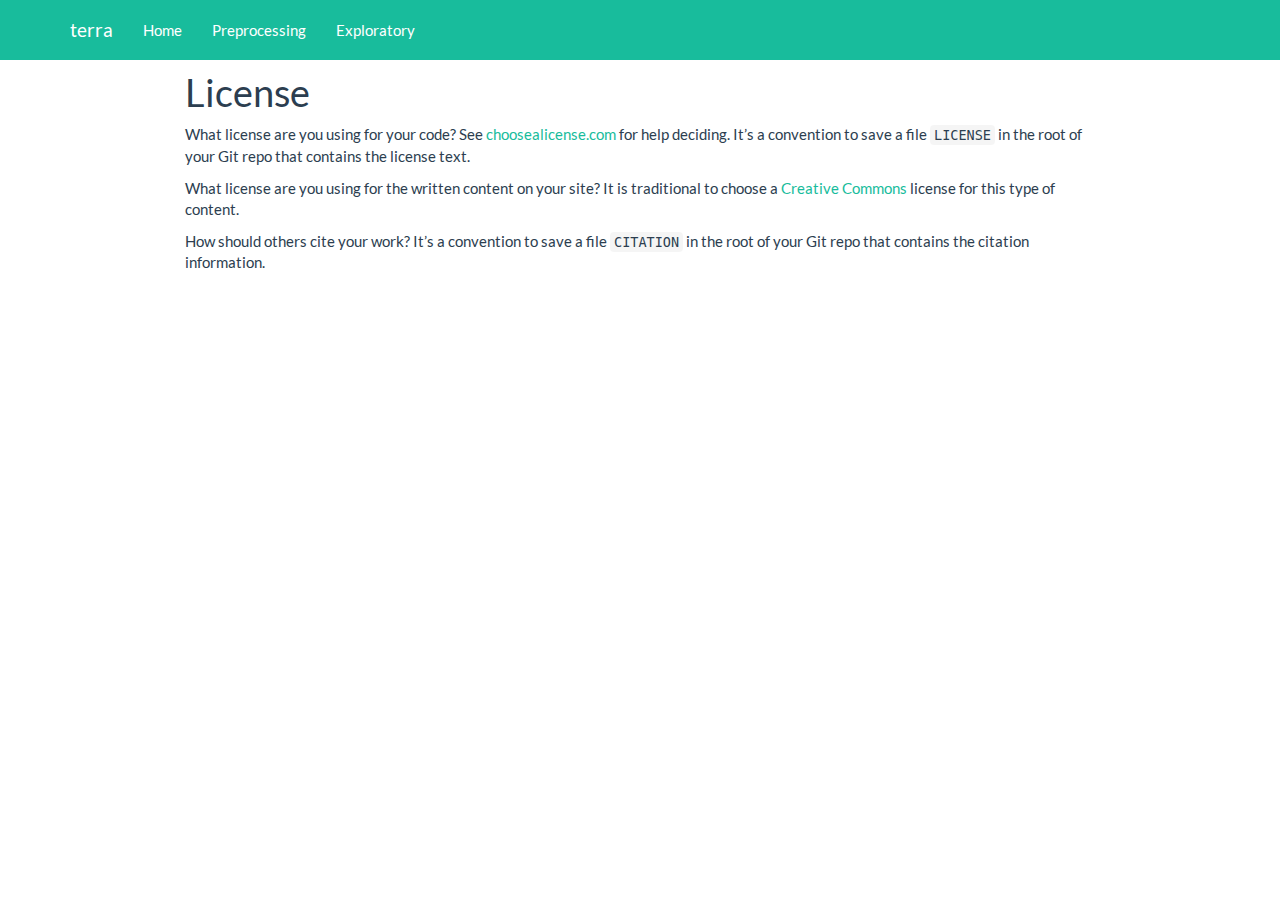
<file: docs/license.html>
<!DOCTYPE html>

<html>

<head>

<meta charset="utf-8" />
<meta name="generator" content="pandoc" />
<meta http-equiv="X-UA-Compatible" content="IE=EDGE" />




<title>License</title>

<script src="site_libs/jquery-1.11.3/jquery.min.js"></script>
<meta name="viewport" content="width=device-width, initial-scale=1" />
<link href="site_libs/bootstrap-3.3.5/css/flatly.min.css" rel="stylesheet" />
<script src="site_libs/bootstrap-3.3.5/js/bootstrap.min.js"></script>
<script src="site_libs/bootstrap-3.3.5/shim/html5shiv.min.js"></script>
<script src="site_libs/bootstrap-3.3.5/shim/respond.min.js"></script>
<script src="site_libs/navigation-1.1/tabsets.js"></script>




<style type="text/css">
h1 {
  font-size: 34px;
}
h1.title {
  font-size: 38px;
}
h2 {
  font-size: 30px;
}
h3 {
  font-size: 24px;
}
h4 {
  font-size: 18px;
}
h5 {
  font-size: 16px;
}
h6 {
  font-size: 12px;
}
.table th:not([align]) {
  text-align: left;
}
</style>

<link rel="stylesheet" href="style.css" type="text/css" />



<style type = "text/css">
.main-container {
  max-width: 940px;
  margin-left: auto;
  margin-right: auto;
}
code {
  color: inherit;
  background-color: rgba(0, 0, 0, 0.04);
}
img {
  max-width:100%;
}
.tabbed-pane {
  padding-top: 12px;
}
.html-widget {
  margin-bottom: 20px;
}
button.code-folding-btn:focus {
  outline: none;
}
summary {
  display: list-item;
}
</style>


<style type="text/css">
/* padding for bootstrap navbar */
body {
  padding-top: 51px;
  padding-bottom: 40px;
}
/* offset scroll position for anchor links (for fixed navbar)  */
.section h1 {
  padding-top: 56px;
  margin-top: -56px;
}
.section h2 {
  padding-top: 56px;
  margin-top: -56px;
}
.section h3 {
  padding-top: 56px;
  margin-top: -56px;
}
.section h4 {
  padding-top: 56px;
  margin-top: -56px;
}
.section h5 {
  padding-top: 56px;
  margin-top: -56px;
}
.section h6 {
  padding-top: 56px;
  margin-top: -56px;
}
.dropdown-submenu {
  position: relative;
}
.dropdown-submenu>.dropdown-menu {
  top: 0;
  left: 100%;
  margin-top: -6px;
  margin-left: -1px;
  border-radius: 0 6px 6px 6px;
}
.dropdown-submenu:hover>.dropdown-menu {
  display: block;
}
.dropdown-submenu>a:after {
  display: block;
  content: " ";
  float: right;
  width: 0;
  height: 0;
  border-color: transparent;
  border-style: solid;
  border-width: 5px 0 5px 5px;
  border-left-color: #cccccc;
  margin-top: 5px;
  margin-right: -10px;
}
.dropdown-submenu:hover>a:after {
  border-left-color: #ffffff;
}
.dropdown-submenu.pull-left {
  float: none;
}
.dropdown-submenu.pull-left>.dropdown-menu {
  left: -100%;
  margin-left: 10px;
  border-radius: 6px 0 6px 6px;
}
</style>

<script>
// manage active state of menu based on current page
$(document).ready(function () {
  // active menu anchor
  href = window.location.pathname
  href = href.substr(href.lastIndexOf('/') + 1)
  if (href === "")
    href = "index.html";
  var menuAnchor = $('a[href="' + href + '"]');

  // mark it active
  menuAnchor.parent().addClass('active');

  // if it's got a parent navbar menu mark it active as well
  menuAnchor.closest('li.dropdown').addClass('active');
});
</script>

<!-- tabsets -->

<style type="text/css">
.tabset-dropdown > .nav-tabs {
  display: inline-table;
  max-height: 500px;
  min-height: 44px;
  overflow-y: auto;
  background: white;
  border: 1px solid #ddd;
  border-radius: 4px;
}

.tabset-dropdown > .nav-tabs > li.active:before {
  content: "";
  font-family: 'Glyphicons Halflings';
  display: inline-block;
  padding: 10px;
  border-right: 1px solid #ddd;
}

.tabset-dropdown > .nav-tabs.nav-tabs-open > li.active:before {
  content: "&#xe258;";
  border: none;
}

.tabset-dropdown > .nav-tabs.nav-tabs-open:before {
  content: "";
  font-family: 'Glyphicons Halflings';
  display: inline-block;
  padding: 10px;
  border-right: 1px solid #ddd;
}

.tabset-dropdown > .nav-tabs > li.active {
  display: block;
}

.tabset-dropdown > .nav-tabs > li > a,
.tabset-dropdown > .nav-tabs > li > a:focus,
.tabset-dropdown > .nav-tabs > li > a:hover {
  border: none;
  display: inline-block;
  border-radius: 4px;
  background-color: transparent;
}

.tabset-dropdown > .nav-tabs.nav-tabs-open > li {
  display: block;
  float: none;
}

.tabset-dropdown > .nav-tabs > li {
  display: none;
}
</style>

<!-- code folding -->




</head>

<body>


<div class="container-fluid main-container">




<div class="navbar navbar-inverse  navbar-fixed-top" role="navigation">
  <div class="container">
    <div class="navbar-header">
      <button type="button" class="navbar-toggle collapsed" data-toggle="collapse" data-target="#navbar">
        <span class="icon-bar"></span>
        <span class="icon-bar"></span>
        <span class="icon-bar"></span>
      </button>
      <a class="navbar-brand" href="index.html">terra</a>
    </div>
    <div id="navbar" class="navbar-collapse collapse">
      <ul class="nav navbar-nav">
        <li>
  <a href="index.html">Home</a>
</li>
<li>
  <a href="datapreprocess.html">Preprocessing</a>
</li>
<li>
  <a href="exploratory.html">Exploratory</a>
</li>
      </ul>
      <ul class="nav navbar-nav navbar-right">
        
      </ul>
    </div><!--/.nav-collapse -->
  </div><!--/.container -->
</div><!--/.navbar -->

<!-- Add a small amount of space between sections. -->
<style type="text/css">
div.section {
  padding-top: 12px;
}
</style>

<div class="fluid-row" id="header">



<h1 class="title toc-ignore">License</h1>

</div>


<p>
<button type="button" class="btn btn-default btn-workflowr btn-workflowr-report" data-toggle="collapse" data-target="#workflowr-report">
<span class="glyphicon glyphicon-list" aria-hidden="true"></span> workflowr <span class="glyphicon glyphicon-ok text-success" aria-hidden="true"></span>
</button>
</p>
<div id="workflowr-report" class="collapse">
<ul class="nav nav-tabs">
<li class="active">
<a data-toggle="tab" href="#summary">Summary</a>
</li>
<li>
<a data-toggle="tab" href="#checks"> Checks <span class="glyphicon glyphicon-ok text-success" aria-hidden="true"></span> </a>
</li>
<li>
<a data-toggle="tab" href="#versions">Past versions</a>
</li>
</ul>
<div class="tab-content">
<div id="summary" class="tab-pane fade in active">
<p>
<strong>Last updated:</strong> 2020-01-24
</p>
<p>
<strong>Checks:</strong> <span class="glyphicon glyphicon-ok text-success" aria-hidden="true"></span> 2 <span class="glyphicon glyphicon-exclamation-sign text-danger" aria-hidden="true"></span> 0
</p>
<p>
<strong>Knit directory:</strong> <code>terra2/</code> <span class="glyphicon glyphicon-question-sign" aria-hidden="true" title="This is the local directory in which the code in this file was executed."> </span>
</p>
<p>
This reproducible <a href="http://rmarkdown.rstudio.com">R Markdown</a> analysis was created with <a
  href="https://github.com/jdblischak/workflowr">workflowr</a> (version 1.6.0). The <em>Checks</em> tab describes the reproducibility checks that were applied when the results were created. The <em>Past versions</em> tab lists the development history.
</p>
<hr>
</div>
<div id="checks" class="tab-pane fade">
<div id="workflowr-checks" class="panel-group">
<div class="panel panel-default">
<div class="panel-heading">
<p class="panel-title">
<a data-toggle="collapse" data-parent="#workflowr-checks" href="#strongRMarkdownfilestronguptodate"> <span class="glyphicon glyphicon-ok text-success" aria-hidden="true"></span> <strong>R Markdown file:</strong> up-to-date </a>
</p>
</div>
<div id="strongRMarkdownfilestronguptodate" class="panel-collapse collapse">
<div class="panel-body">
<p>Great! Since the R Markdown file has been committed to the Git repository, you know the exact version of the code that produced these results.</p>
</div>
</div>
</div>
<div class="panel panel-default">
<div class="panel-heading">
<p class="panel-title">
<a data-toggle="collapse" data-parent="#workflowr-checks" href="#strongRepositoryversionstrongd60e687"> <span class="glyphicon glyphicon-ok text-success" aria-hidden="true"></span> <strong>Repository version:</strong> d60e687 </a>
</p>
</div>
<div id="strongRepositoryversionstrongd60e687" class="panel-collapse collapse">
<div class="panel-body">
<p>
Great! You are using Git for version control. Tracking code development and connecting the code version to the results is critical for reproducibility. The version displayed above was the version of the Git repository at the time these results were generated. <br><br> Note that you need to be careful to ensure that all relevant files for the analysis have been committed to Git prior to generating the results (you can use <code>wflow_publish</code> or <code>wflow_git_commit</code>). workflowr only checks the R Markdown file, but you know if there are other scripts or data files that it depends on. Below is the status of the Git repository when the results were generated:
</p>
<pre><code>
Ignored files:
    Ignored:    data/.DS_Store

Untracked files:
    Untracked:  analysis/datapreprocess.Rmd
    Untracked:  analysis/exploratory.Rmd
    Untracked:  analysis/style.css
    Untracked:  code/code.R
    Untracked:  code/dataprep.R
    Untracked:  data/raw/
    Untracked:  data/seas4.Rdata

Unstaged changes:
    Modified:   analysis/_site.yml

</code></pre>
<p>
Note that any generated files, e.g. HTML, png, CSS, etc., are not included in this status report because it is ok for generated content to have uncommitted changes.
</p>
</div>
</div>
</div>
</div>
<hr>
</div>
<div id="versions" class="tab-pane fade">

<p>
These are the previous versions of the R Markdown and HTML files. If you’ve configured a remote Git repository (see <code>?wflow_git_remote</code>), click on the hyperlinks in the table below to view them.
</p>
<div class="table-responsive">
<table class="table table-condensed table-hover">
<thead>
<tr>
<th>
File
</th>
<th>
Version
</th>
<th>
Author
</th>
<th>
Date
</th>
<th>
Message
</th>
</tr>
</thead>
<tbody>
<tr>
<td>
Rmd
</td>
<td>
d60e687
</td>
<td>
Ryan Hafen
</td>
<td>
2020-01-23
</td>
<td>
Start workflowr project.
</td>
</tr>
</tbody>
</table>
</div>
<hr>
</div>
</div>
</div>
<p>What license are you using for your code? See <a href="http://choosealicense.com/">choosealicense.com</a> for help deciding. It’s a convention to save a file <code>LICENSE</code> in the root of your Git repo that contains the license text.</p>
<p>What license are you using for the written content on your site? It is traditional to choose a <a href="https://creativecommons.org/choose/">Creative Commons</a> license for this type of content.</p>
<p>How should others cite your work? It’s a convention to save a file <code>CITATION</code> in the root of your Git repo that contains the citation information.</p>


<!-- Adjust MathJax settings so that all math formulae are shown using
TeX fonts only; see
http://docs.mathjax.org/en/latest/configuration.html.  This will make
the presentation more consistent at the cost of the webpage sometimes
taking slightly longer to load. Note that this only works because the
footer is added to webpages before the MathJax javascript. -->
<script type="text/x-mathjax-config">
  MathJax.Hub.Config({
    "HTML-CSS": { availableFonts: ["TeX"] }
  });
</script>



</div>

<script>

// add bootstrap table styles to pandoc tables
function bootstrapStylePandocTables() {
  $('tr.header').parent('thead').parent('table').addClass('table table-condensed');
}
$(document).ready(function () {
  bootstrapStylePandocTables();
});


</script>

<!-- tabsets -->

<script>
$(document).ready(function () {
  window.buildTabsets("TOC");
});

$(document).ready(function () {
  $('.tabset-dropdown > .nav-tabs > li').click(function () {
    $(this).parent().toggleClass('nav-tabs-open')
  });
});
</script>

<!-- code folding -->


<!-- dynamically load mathjax for compatibility with self-contained -->
<script>
  (function () {
    var script = document.createElement("script");
    script.type = "text/javascript";
    script.src  = "https://mathjax.rstudio.com/latest/MathJax.js?config=TeX-AMS-MML_HTMLorMML";
    document.getElementsByTagName("head")[0].appendChild(script);
  })();
</script>

</body>
</html>
</file>
<file: docs/style.css>
.btn-workflowr {
  background: #ccc !important;
  border-color: #ccc !important;
  display: none;
}
</file>
<file: docs/site_libs/bootstrap-3.3.5/css/flatly.min.css>
@font-face {
  font-family: 'Lato';
  font-style: normal;
  font-weight: 400;
  src: url(fonts/Lato.ttf) format('truetype');
}
@font-face {
  font-family: 'Lato';
  font-style: normal;
  font-weight: 700;
  src: url(fonts/LatoBold.ttf) format('truetype');
}
@font-face {
  font-family: 'Lato';
  font-style: italic;
  font-weight: 400;
  src: url(fonts/LatoItalic.ttf) format('truetype');
}

/*!
 * bootswatch v3.3.6
 * Homepage: http://bootswatch.com
 * Copyright 2012-2015 Thomas Park
 * Licensed under MIT
 * Based on Bootstrap
*//*!
 * Bootstrap v3.3.6 (http://getbootstrap.com)
 * Copyright 2011-2015 Twitter, Inc.
 * Licensed under MIT (https://github.com/twbs/bootstrap/blob/master/LICENSE)
 *//*! normalize.css v3.0.3 | MIT License | github.com/necolas/normalize.css */html{font-family:sans-serif;-ms-text-size-adjust:100%;-webkit-text-size-adjust:100%}body{margin:0}article,aside,details,figcaption,figure,footer,header,hgroup,main,menu,nav,section,summary{display:block}audio,canvas,progress,video{display:inline-block;vertical-align:baseline}audio:not([controls]){display:none;height:0}[hidden],template{display:none}a{background-color:transparent}a:active,a:hover{outline:0}abbr[title]{border-bottom:1px dotted}b,strong{font-weight:bold}dfn{font-style:italic}h1{font-size:2em;margin:0.67em 0}mark{background:#ff0;color:#000}small{font-size:80%}sub,sup{font-size:75%;line-height:0;position:relative;vertical-align:baseline}sup{top:-0.5em}sub{bottom:-0.25em}img{border:0}svg:not(:root){overflow:hidden}figure{margin:1em 40px}hr{-webkit-box-sizing:content-box;-moz-box-sizing:content-box;box-sizing:content-box;height:0}pre{overflow:auto}code,kbd,pre,samp{font-family:monospace, monospace;font-size:1em}button,input,optgroup,select,textarea{color:inherit;font:inherit;margin:0}button{overflow:visible}button,select{text-transform:none}button,html input[type="button"],input[type="reset"],input[type="submit"]{-webkit-appearance:button;cursor:pointer}button[disabled],html input[disabled]{cursor:default}button::-moz-focus-inner,input::-moz-focus-inner{border:0;padding:0}input{line-height:normal}input[type="checkbox"],input[type="radio"]{-webkit-box-sizing:border-box;-moz-box-sizing:border-box;box-sizing:border-box;padding:0}input[type="number"]::-webkit-inner-spin-button,input[type="number"]::-webkit-outer-spin-button{height:auto}input[type="search"]{-webkit-appearance:textfield;-webkit-box-sizing:content-box;-moz-box-sizing:content-box;box-sizing:content-box}input[type="search"]::-webkit-search-cancel-button,input[type="search"]::-webkit-search-decoration{-webkit-appearance:none}fieldset{border:1px solid #c0c0c0;margin:0 2px;padding:0.35em 0.625em 0.75em}legend{border:0;padding:0}textarea{overflow:auto}optgroup{font-weight:bold}table{border-collapse:collapse;border-spacing:0}td,th{padding:0}/*! Source: https://github.com/h5bp/html5-boilerplate/blob/master/src/css/main.css */@media print{*,*:before,*:after{background:transparent !important;color:#000 !important;-webkit-box-shadow:none !important;box-shadow:none !important;text-shadow:none !important}a,a:visited{text-decoration:underline}a[href]:after{content:" (" attr(href) ")"}abbr[title]:after{content:" (" attr(title) ")"}a[href^="#"]:after,a[href^="javascript:"]:after{content:""}pre,blockquote{border:1px solid #999;page-break-inside:avoid}thead{display:table-header-group}tr,img{page-break-inside:avoid}img{max-width:100% !important}p,h2,h3{orphans:3;widows:3}h2,h3{page-break-after:avoid}.navbar{display:none}.btn>.caret,.dropup>.btn>.caret{border-top-color:#000 !important}.label{border:1px solid #000}.table{border-collapse:collapse !important}.table td,.table th{background-color:#fff !important}.table-bordered th,.table-bordered td{border:1px solid #ddd !important}}@font-face{font-family:'Glyphicons Halflings';src:url('../fonts/glyphicons-halflings-regular.eot');src:url('../fonts/glyphicons-halflings-regular.eot?#iefix') format('embedded-opentype'),url('../fonts/glyphicons-halflings-regular.woff') format('woff'),url('../fonts/glyphicons-halflings-regular.ttf') format('truetype'),url('../fonts/glyphicons-halflings-regular.svg#glyphicons_halflingsregular') format('svg')}.glyphicon{position:relative;top:1px;display:inline-block;font-family:'Glyphicons Halflings';font-style:normal;font-weight:normal;line-height:1;-webkit-font-smoothing:antialiased;-moz-osx-font-smoothing:grayscale}.glyphicon-asterisk:before{content:"\002a"}.glyphicon-plus:before{content:"\002b"}.glyphicon-euro:before,.glyphicon-eur:before{content:"\20ac"}.glyphicon-minus:before{content:"\2212"}.glyphicon-cloud:before{content:"\2601"}.glyphicon-envelope:before{content:"\2709"}.glyphicon-pencil:before{content:"\270f"}.glyphicon-glass:before{content:"\e001"}.glyphicon-music:before{content:"\e002"}.glyphicon-search:before{content:"\e003"}.glyphicon-heart:before{content:"\e005"}.glyphicon-star:before{content:"\e006"}.glyphicon-star-empty:before{content:"\e007"}.glyphicon-user:before{content:"\e008"}.glyphicon-film:before{content:"\e009"}.glyphicon-th-large:before{content:"\e010"}.glyphicon-th:before{content:"\e011"}.glyphicon-th-list:before{content:"\e012"}.glyphicon-ok:before{content:"\e013"}.glyphicon-remove:before{content:"\e014"}.glyphicon-zoom-in:before{content:"\e015"}.glyphicon-zoom-out:before{content:"\e016"}.glyphicon-off:before{content:"\e017"}.glyphicon-signal:before{content:"\e018"}.glyphicon-cog:before{content:"\e019"}.glyphicon-trash:before{content:"\e020"}.glyphicon-home:before{content:"\e021"}.glyphicon-file:before{content:"\e022"}.glyphicon-time:before{content:"\e023"}.glyphicon-road:before{content:"\e024"}.glyphicon-download-alt:before{content:"\e025"}.glyphicon-download:before{content:"\e026"}.glyphicon-upload:before{content:"\e027"}.glyphicon-inbox:before{content:"\e028"}.glyphicon-play-circle:before{content:"\e029"}.glyphicon-repeat:before{content:"\e030"}.glyphicon-refresh:before{content:"\e031"}.glyphicon-list-alt:before{content:"\e032"}.glyphicon-lock:before{content:"\e033"}.glyphicon-flag:before{content:"\e034"}.glyphicon-headphones:before{content:"\e035"}.glyphicon-volume-off:before{content:"\e036"}.glyphicon-volume-down:before{content:"\e037"}.glyphicon-volume-up:before{content:"\e038"}.glyphicon-qrcode:before{content:"\e039"}.glyphicon-barcode:before{content:"\e040"}.glyphicon-tag:before{content:"\e041"}.glyphicon-tags:before{content:"\e042"}.glyphicon-book:before{content:"\e043"}.glyphicon-bookmark:before{content:"\e044"}.glyphicon-print:before{content:"\e045"}.glyphicon-camera:before{content:"\e046"}.glyphicon-font:before{content:"\e047"}.glyphicon-bold:before{content:"\e048"}.glyphicon-italic:before{content:"\e049"}.glyphicon-text-height:before{content:"\e050"}.glyphicon-text-width:before{content:"\e051"}.glyphicon-align-left:before{content:"\e052"}.glyphicon-align-center:before{content:"\e053"}.glyphicon-align-right:before{content:"\e054"}.glyphicon-align-justify:before{content:"\e055"}.glyphicon-list:before{content:"\e056"}.glyphicon-indent-left:before{content:"\e057"}.glyphicon-indent-right:before{content:"\e058"}.glyphicon-facetime-video:before{content:"\e059"}.glyphicon-picture:before{content:"\e060"}.glyphicon-map-marker:before{content:"\e062"}.glyphicon-adjust:before{content:"\e063"}.glyphicon-tint:before{content:"\e064"}.glyphicon-edit:before{content:"\e065"}.glyphicon-share:before{content:"\e066"}.glyphicon-check:before{content:"\e067"}.glyphicon-move:before{content:"\e068"}.glyphicon-step-backward:before{content:"\e069"}.glyphicon-fast-backward:before{content:"\e070"}.glyphicon-backward:before{content:"\e071"}.glyphicon-play:before{content:"\e072"}.glyphicon-pause:before{content:"\e073"}.glyphicon-stop:before{content:"\e074"}.glyphicon-forward:before{content:"\e075"}.glyphicon-fast-forward:before{content:"\e076"}.glyphicon-step-forward:before{content:"\e077"}.glyphicon-eject:before{content:"\e078"}.glyphicon-chevron-left:before{content:"\e079"}.glyphicon-chevron-right:before{content:"\e080"}.glyphicon-plus-sign:before{content:"\e081"}.glyphicon-minus-sign:before{content:"\e082"}.glyphicon-remove-sign:before{content:"\e083"}.glyphicon-ok-sign:before{content:"\e084"}.glyphicon-question-sign:before{content:"\e085"}.glyphicon-info-sign:before{content:"\e086"}.glyphicon-screenshot:before{content:"\e087"}.glyphicon-remove-circle:before{content:"\e088"}.glyphicon-ok-circle:before{content:"\e089"}.glyphicon-ban-circle:before{content:"\e090"}.glyphicon-arrow-left:before{content:"\e091"}.glyphicon-arrow-right:before{content:"\e092"}.glyphicon-arrow-up:before{content:"\e093"}.glyphicon-arrow-down:before{content:"\e094"}.glyphicon-share-alt:before{content:"\e095"}.glyphicon-resize-full:before{content:"\e096"}.glyphicon-resize-small:before{content:"\e097"}.glyphicon-exclamation-sign:before{content:"\e101"}.glyphicon-gift:before{content:"\e102"}.glyphicon-leaf:before{content:"\e103"}.glyphicon-fire:before{content:"\e104"}.glyphicon-eye-open:before{content:"\e105"}.glyphicon-eye-close:before{content:"\e106"}.glyphicon-warning-sign:before{content:"\e107"}.glyphicon-plane:before{content:"\e108"}.glyphicon-calendar:before{content:"\e109"}.glyphicon-random:before{content:"\e110"}.glyphicon-comment:before{content:"\e111"}.glyphicon-magnet:before{content:"\e112"}.glyphicon-chevron-up:before{content:"\e113"}.glyphicon-chevron-down:before{content:"\e114"}.glyphicon-retweet:before{content:"\e115"}.glyphicon-shopping-cart:before{content:"\e116"}.glyphicon-folder-close:before{content:"\e117"}.glyphicon-folder-open:before{content:"\e118"}.glyphicon-resize-vertical:before{content:"\e119"}.glyphicon-resize-horizontal:before{content:"\e120"}.glyphicon-hdd:before{content:"\e121"}.glyphicon-bullhorn:before{content:"\e122"}.glyphicon-bell:before{content:"\e123"}.glyphicon-certificate:before{content:"\e124"}.glyphicon-thumbs-up:before{content:"\e125"}.glyphicon-thumbs-down:before{content:"\e126"}.glyphicon-hand-right:before{content:"\e127"}.glyphicon-hand-left:before{content:"\e128"}.glyphicon-hand-up:before{content:"\e129"}.glyphicon-hand-down:before{content:"\e130"}.glyphicon-circle-arrow-right:before{content:"\e131"}.glyphicon-circle-arrow-left:before{content:"\e132"}.glyphicon-circle-arrow-up:before{content:"\e133"}.glyphicon-circle-arrow-down:before{content:"\e134"}.glyphicon-globe:before{content:"\e135"}.glyphicon-wrench:before{content:"\e136"}.glyphicon-tasks:before{content:"\e137"}.glyphicon-filter:before{content:"\e138"}.glyphicon-briefcase:before{content:"\e139"}.glyphicon-fullscreen:before{content:"\e140"}.glyphicon-dashboard:before{content:"\e141"}.glyphicon-paperclip:before{content:"\e142"}.glyphicon-heart-empty:before{content:"\e143"}.glyphicon-link:before{content:"\e144"}.glyphicon-phone:before{content:"\e145"}.glyphicon-pushpin:before{content:"\e146"}.glyphicon-usd:before{content:"\e148"}.glyphicon-gbp:before{content:"\e149"}.glyphicon-sort:before{content:"\e150"}.glyphicon-sort-by-alphabet:before{content:"\e151"}.glyphicon-sort-by-alphabet-alt:before{content:"\e152"}.glyphicon-sort-by-order:before{content:"\e153"}.glyphicon-sort-by-order-alt:before{content:"\e154"}.glyphicon-sort-by-attributes:before{content:"\e155"}.glyphicon-sort-by-attributes-alt:before{content:"\e156"}.glyphicon-unchecked:before{content:"\e157"}.glyphicon-expand:before{content:"\e158"}.glyphicon-collapse-down:before{content:"\e159"}.glyphicon-collapse-up:before{content:"\e160"}.glyphicon-log-in:before{content:"\e161"}.glyphicon-flash:before{content:"\e162"}.glyphicon-log-out:before{content:"\e163"}.glyphicon-new-window:before{content:"\e164"}.glyphicon-record:before{content:"\e165"}.glyphicon-save:before{content:"\e166"}.glyphicon-open:before{content:"\e167"}.glyphicon-saved:before{content:"\e168"}.glyphicon-import:before{content:"\e169"}.glyphicon-export:before{content:"\e170"}.glyphicon-send:before{content:"\e171"}.glyphicon-floppy-disk:before{content:"\e172"}.glyphicon-floppy-saved:before{content:"\e173"}.glyphicon-floppy-remove:before{content:"\e174"}.glyphicon-floppy-save:before{content:"\e175"}.glyphicon-floppy-open:before{content:"\e176"}.glyphicon-credit-card:before{content:"\e177"}.glyphicon-transfer:before{content:"\e178"}.glyphicon-cutlery:before{content:"\e179"}.glyphicon-header:before{content:"\e180"}.glyphicon-compressed:before{content:"\e181"}.glyphicon-earphone:before{content:"\e182"}.glyphicon-phone-alt:before{content:"\e183"}.glyphicon-tower:before{content:"\e184"}.glyphicon-stats:before{content:"\e185"}.glyphicon-sd-video:before{content:"\e186"}.glyphicon-hd-video:before{content:"\e187"}.glyphicon-subtitles:before{content:"\e188"}.glyphicon-sound-stereo:before{content:"\e189"}.glyphicon-sound-dolby:before{content:"\e190"}.glyphicon-sound-5-1:before{content:"\e191"}.glyphicon-sound-6-1:before{content:"\e192"}.glyphicon-sound-7-1:before{content:"\e193"}.glyphicon-copyright-mark:before{content:"\e194"}.glyphicon-registration-mark:before{content:"\e195"}.glyphicon-cloud-download:before{content:"\e197"}.glyphicon-cloud-upload:before{content:"\e198"}.glyphicon-tree-conifer:before{content:"\e199"}.glyphicon-tree-deciduous:before{content:"\e200"}.glyphicon-cd:before{content:"\e201"}.glyphicon-save-file:before{content:"\e202"}.glyphicon-open-file:before{content:"\e203"}.glyphicon-level-up:before{content:"\e204"}.glyphicon-copy:before{content:"\e205"}.glyphicon-paste:before{content:"\e206"}.glyphicon-alert:before{content:"\e209"}.glyphicon-equalizer:before{content:"\e210"}.glyphicon-king:before{content:"\e211"}.glyphicon-queen:before{content:"\e212"}.glyphicon-pawn:before{content:"\e213"}.glyphicon-bishop:before{content:"\e214"}.glyphicon-knight:before{content:"\e215"}.glyphicon-baby-formula:before{content:"\e216"}.glyphicon-tent:before{content:"\26fa"}.glyphicon-blackboard:before{content:"\e218"}.glyphicon-bed:before{content:"\e219"}.glyphicon-apple:before{content:"\f8ff"}.glyphicon-erase:before{content:"\e221"}.glyphicon-hourglass:before{content:"\231b"}.glyphicon-lamp:before{content:"\e223"}.glyphicon-duplicate:before{content:"\e224"}.glyphicon-piggy-bank:before{content:"\e225"}.glyphicon-scissors:before{content:"\e226"}.glyphicon-bitcoin:before{content:"\e227"}.glyphicon-btc:before{content:"\e227"}.glyphicon-xbt:before{content:"\e227"}.glyphicon-yen:before{content:"\00a5"}.glyphicon-jpy:before{content:"\00a5"}.glyphicon-ruble:before{content:"\20bd"}.glyphicon-rub:before{content:"\20bd"}.glyphicon-scale:before{content:"\e230"}.glyphicon-ice-lolly:before{content:"\e231"}.glyphicon-ice-lolly-tasted:before{content:"\e232"}.glyphicon-education:before{content:"\e233"}.glyphicon-option-horizontal:before{content:"\e234"}.glyphicon-option-vertical:before{content:"\e235"}.glyphicon-menu-hamburger:before{content:"\e236"}.glyphicon-modal-window:before{content:"\e237"}.glyphicon-oil:before{content:"\e238"}.glyphicon-grain:before{content:"\e239"}.glyphicon-sunglasses:before{content:"\e240"}.glyphicon-text-size:before{content:"\e241"}.glyphicon-text-color:before{content:"\e242"}.glyphicon-text-background:before{content:"\e243"}.glyphicon-object-align-top:before{content:"\e244"}.glyphicon-object-align-bottom:before{content:"\e245"}.glyphicon-object-align-horizontal:before{content:"\e246"}.glyphicon-object-align-left:before{content:"\e247"}.glyphicon-object-align-vertical:before{content:"\e248"}.glyphicon-object-align-right:before{content:"\e249"}.glyphicon-triangle-right:before{content:"\e250"}.glyphicon-triangle-left:before{content:"\e251"}.glyphicon-triangle-bottom:before{content:"\e252"}.glyphicon-triangle-top:before{content:"\e253"}.glyphicon-console:before{content:"\e254"}.glyphicon-superscript:before{content:"\e255"}.glyphicon-subscript:before{content:"\e256"}.glyphicon-menu-left:before{content:"\e257"}.glyphicon-menu-right:before{content:"\e258"}.glyphicon-menu-down:before{content:"\e259"}.glyphicon-menu-up:before{content:"\e260"}*{-webkit-box-sizing:border-box;-moz-box-sizing:border-box;box-sizing:border-box}*:before,*:after{-webkit-box-sizing:border-box;-moz-box-sizing:border-box;box-sizing:border-box}html{font-size:10px;-webkit-tap-highlight-color:rgba(0,0,0,0)}body{font-family:"Lato","Helvetica Neue",Helvetica,Arial,sans-serif;font-size:15px;line-height:1.42857143;color:#2c3e50;background-color:#ffffff}input,button,select,textarea{font-family:inherit;font-size:inherit;line-height:inherit}a{color:#18bc9c;text-decoration:none}a:hover,a:focus{color:#18bc9c;text-decoration:underline}a:focus{outline:thin dotted;outline:5px auto -webkit-focus-ring-color;outline-offset:-2px}figure{margin:0}img{vertical-align:middle}.img-responsive,.thumbnail>img,.thumbnail a>img,.carousel-inner>.item>img,.carousel-inner>.item>a>img{display:block;max-width:100%;height:auto}.img-rounded{border-radius:6px}.img-thumbnail{padding:4px;line-height:1.42857143;background-color:#ffffff;border:1px solid #ecf0f1;border-radius:4px;-webkit-transition:all .2s ease-in-out;-o-transition:all .2s ease-in-out;transition:all .2s ease-in-out;display:inline-block;max-width:100%;height:auto}.img-circle{border-radius:50%}hr{margin-top:21px;margin-bottom:21px;border:0;border-top:1px solid #ecf0f1}.sr-only{position:absolute;width:1px;height:1px;margin:-1px;padding:0;overflow:hidden;clip:rect(0, 0, 0, 0);border:0}.sr-only-focusable:active,.sr-only-focusable:focus{position:static;width:auto;height:auto;margin:0;overflow:visible;clip:auto}[role="button"]{cursor:pointer}h1,h2,h3,h4,h5,h6,.h1,.h2,.h3,.h4,.h5,.h6{font-family:"Lato","Helvetica Neue",Helvetica,Arial,sans-serif;font-weight:400;line-height:1.1;color:inherit}h1 small,h2 small,h3 small,h4 small,h5 small,h6 small,.h1 small,.h2 small,.h3 small,.h4 small,.h5 small,.h6 small,h1 .small,h2 .small,h3 .small,h4 .small,h5 .small,h6 .small,.h1 .small,.h2 .small,.h3 .small,.h4 .small,.h5 .small,.h6 .small{font-weight:normal;line-height:1;color:#b4bcc2}h1,.h1,h2,.h2,h3,.h3{margin-top:21px;margin-bottom:10.5px}h1 small,.h1 small,h2 small,.h2 small,h3 small,.h3 small,h1 .small,.h1 .small,h2 .small,.h2 .small,h3 .small,.h3 .small{font-size:65%}h4,.h4,h5,.h5,h6,.h6{margin-top:10.5px;margin-bottom:10.5px}h4 small,.h4 small,h5 small,.h5 small,h6 small,.h6 small,h4 .small,.h4 .small,h5 .small,.h5 .small,h6 .small,.h6 .small{font-size:75%}h1,.h1{font-size:39px}h2,.h2{font-size:32px}h3,.h3{font-size:26px}h4,.h4{font-size:19px}h5,.h5{font-size:15px}h6,.h6{font-size:13px}p{margin:0 0 10.5px}.lead{margin-bottom:21px;font-size:17px;font-weight:300;line-height:1.4}@media (min-width:768px){.lead{font-size:22.5px}}small,.small{font-size:86%}mark,.mark{background-color:#f39c12;padding:.2em}.text-left{text-align:left}.text-right{text-align:right}.text-center{text-align:center}.text-justify{text-align:justify}.text-nowrap{white-space:nowrap}.text-lowercase{text-transform:lowercase}.text-uppercase{text-transform:uppercase}.text-capitalize{text-transform:capitalize}.text-muted{color:#b4bcc2}.text-primary{color:#2c3e50}a.text-primary:hover,a.text-primary:focus{color:#1a242f}.text-success{color:#ffffff}a.text-success:hover,a.text-success:focus{color:#e6e6e6}.text-info{color:#ffffff}a.text-info:hover,a.text-info:focus{color:#e6e6e6}.text-warning{color:#ffffff}a.text-warning:hover,a.text-warning:focus{color:#e6e6e6}.text-danger{color:#ffffff}a.text-danger:hover,a.text-danger:focus{color:#e6e6e6}.bg-primary{color:#fff;background-color:#2c3e50}a.bg-primary:hover,a.bg-primary:focus{background-color:#1a242f}.bg-success{background-color:#18bc9c}a.bg-success:hover,a.bg-success:focus{background-color:#128f76}.bg-info{background-color:#3498db}a.bg-info:hover,a.bg-info:focus{background-color:#217dbb}.bg-warning{background-color:#f39c12}a.bg-warning:hover,a.bg-warning:focus{background-color:#c87f0a}.bg-danger{background-color:#e74c3c}a.bg-danger:hover,a.bg-danger:focus{background-color:#d62c1a}.page-header{padding-bottom:9.5px;margin:42px 0 21px;border-bottom:1px solid transparent}ul,ol{margin-top:0;margin-bottom:10.5px}ul ul,ol ul,ul ol,ol ol{margin-bottom:0}.list-unstyled{padding-left:0;list-style:none}.list-inline{padding-left:0;list-style:none;margin-left:-5px}.list-inline>li{display:inline-block;padding-left:5px;padding-right:5px}dl{margin-top:0;margin-bottom:21px}dt,dd{line-height:1.42857143}dt{font-weight:bold}dd{margin-left:0}@media (min-width:768px){.dl-horizontal dt{float:left;width:160px;clear:left;text-align:right;overflow:hidden;text-overflow:ellipsis;white-space:nowrap}.dl-horizontal dd{margin-left:180px}}abbr[title],abbr[data-original-title]{cursor:help;border-bottom:1px dotted #b4bcc2}.initialism{font-size:90%;text-transform:uppercase}blockquote{padding:10.5px 21px;margin:0 0 21px;font-size:18.75px;border-left:5px solid #ecf0f1}blockquote p:last-child,blockquote ul:last-child,blockquote ol:last-child{margin-bottom:0}blockquote footer,blockquote small,blockquote .small{display:block;font-size:80%;line-height:1.42857143;color:#b4bcc2}blockquote footer:before,blockquote small:before,blockquote .small:before{content:'\2014 \00A0'}.blockquote-reverse,blockquote.pull-right{padding-right:15px;padding-left:0;border-right:5px solid #ecf0f1;border-left:0;text-align:right}.blockquote-reverse footer:before,blockquote.pull-right footer:before,.blockquote-reverse small:before,blockquote.pull-right small:before,.blockquote-reverse .small:before,blockquote.pull-right .small:before{content:''}.blockquote-reverse footer:after,blockquote.pull-right footer:after,.blockquote-reverse small:after,blockquote.pull-right small:after,.blockquote-reverse .small:after,blockquote.pull-right .small:after{content:'\00A0 \2014'}address{margin-bottom:21px;font-style:normal;line-height:1.42857143}code,kbd,pre,samp{font-family:monospace}code{padding:2px 4px;font-size:90%;color:#c7254e;background-color:#f9f2f4;border-radius:4px}kbd{padding:2px 4px;font-size:90%;color:#ffffff;background-color:#333333;border-radius:3px;-webkit-box-shadow:inset 0 -1px 0 rgba(0,0,0,0.25);box-shadow:inset 0 -1px 0 rgba(0,0,0,0.25)}kbd kbd{padding:0;font-size:100%;font-weight:bold;-webkit-box-shadow:none;box-shadow:none}pre{display:block;padding:10px;margin:0 0 10.5px;font-size:14px;line-height:1.42857143;word-break:break-all;word-wrap:break-word;color:#7b8a8b;background-color:#ecf0f1;border:1px solid #cccccc;border-radius:4px}pre code{padding:0;font-size:inherit;color:inherit;white-space:pre-wrap;background-color:transparent;border-radius:0}.pre-scrollable{max-height:340px;overflow-y:scroll}.container{margin-right:auto;margin-left:auto;padding-left:15px;padding-right:15px}@media (min-width:768px){.container{width:750px}}@media (min-width:992px){.container{width:970px}}@media (min-width:1200px){.container{width:1170px}}.container-fluid{margin-right:auto;margin-left:auto;padding-left:15px;padding-right:15px}.row{margin-left:-15px;margin-right:-15px}.col-xs-1,.col-sm-1,.col-md-1,.col-lg-1,.col-xs-2,.col-sm-2,.col-md-2,.col-lg-2,.col-xs-3,.col-sm-3,.col-md-3,.col-lg-3,.col-xs-4,.col-sm-4,.col-md-4,.col-lg-4,.col-xs-5,.col-sm-5,.col-md-5,.col-lg-5,.col-xs-6,.col-sm-6,.col-md-6,.col-lg-6,.col-xs-7,.col-sm-7,.col-md-7,.col-lg-7,.col-xs-8,.col-sm-8,.col-md-8,.col-lg-8,.col-xs-9,.col-sm-9,.col-md-9,.col-lg-9,.col-xs-10,.col-sm-10,.col-md-10,.col-lg-10,.col-xs-11,.col-sm-11,.col-md-11,.col-lg-11,.col-xs-12,.col-sm-12,.col-md-12,.col-lg-12{position:relative;min-height:1px;padding-left:15px;padding-right:15px}.col-xs-1,.col-xs-2,.col-xs-3,.col-xs-4,.col-xs-5,.col-xs-6,.col-xs-7,.col-xs-8,.col-xs-9,.col-xs-10,.col-xs-11,.col-xs-12{float:left}.col-xs-12{width:100%}.col-xs-11{width:91.66666667%}.col-xs-10{width:83.33333333%}.col-xs-9{width:75%}.col-xs-8{width:66.66666667%}.col-xs-7{width:58.33333333%}.col-xs-6{width:50%}.col-xs-5{width:41.66666667%}.col-xs-4{width:33.33333333%}.col-xs-3{width:25%}.col-xs-2{width:16.66666667%}.col-xs-1{width:8.33333333%}.col-xs-pull-12{right:100%}.col-xs-pull-11{right:91.66666667%}.col-xs-pull-10{right:83.33333333%}.col-xs-pull-9{right:75%}.col-xs-pull-8{right:66.66666667%}.col-xs-pull-7{right:58.33333333%}.col-xs-pull-6{right:50%}.col-xs-pull-5{right:41.66666667%}.col-xs-pull-4{right:33.33333333%}.col-xs-pull-3{right:25%}.col-xs-pull-2{right:16.66666667%}.col-xs-pull-1{right:8.33333333%}.col-xs-pull-0{right:auto}.col-xs-push-12{left:100%}.col-xs-push-11{left:91.66666667%}.col-xs-push-10{left:83.33333333%}.col-xs-push-9{left:75%}.col-xs-push-8{left:66.66666667%}.col-xs-push-7{left:58.33333333%}.col-xs-push-6{left:50%}.col-xs-push-5{left:41.66666667%}.col-xs-push-4{left:33.33333333%}.col-xs-push-3{left:25%}.col-xs-push-2{left:16.66666667%}.col-xs-push-1{left:8.33333333%}.col-xs-push-0{left:auto}.col-xs-offset-12{margin-left:100%}.col-xs-offset-11{margin-left:91.66666667%}.col-xs-offset-10{margin-left:83.33333333%}.col-xs-offset-9{margin-left:75%}.col-xs-offset-8{margin-left:66.66666667%}.col-xs-offset-7{margin-left:58.33333333%}.col-xs-offset-6{margin-left:50%}.col-xs-offset-5{margin-left:41.66666667%}.col-xs-offset-4{margin-left:33.33333333%}.col-xs-offset-3{margin-left:25%}.col-xs-offset-2{margin-left:16.66666667%}.col-xs-offset-1{margin-left:8.33333333%}.col-xs-offset-0{margin-left:0%}@media (min-width:768px){.col-sm-1,.col-sm-2,.col-sm-3,.col-sm-4,.col-sm-5,.col-sm-6,.col-sm-7,.col-sm-8,.col-sm-9,.col-sm-10,.col-sm-11,.col-sm-12{float:left}.col-sm-12{width:100%}.col-sm-11{width:91.66666667%}.col-sm-10{width:83.33333333%}.col-sm-9{width:75%}.col-sm-8{width:66.66666667%}.col-sm-7{width:58.33333333%}.col-sm-6{width:50%}.col-sm-5{width:41.66666667%}.col-sm-4{width:33.33333333%}.col-sm-3{width:25%}.col-sm-2{width:16.66666667%}.col-sm-1{width:8.33333333%}.col-sm-pull-12{right:100%}.col-sm-pull-11{right:91.66666667%}.col-sm-pull-10{right:83.33333333%}.col-sm-pull-9{right:75%}.col-sm-pull-8{right:66.66666667%}.col-sm-pull-7{right:58.33333333%}.col-sm-pull-6{right:50%}.col-sm-pull-5{right:41.66666667%}.col-sm-pull-4{right:33.33333333%}.col-sm-pull-3{right:25%}.col-sm-pull-2{right:16.66666667%}.col-sm-pull-1{right:8.33333333%}.col-sm-pull-0{right:auto}.col-sm-push-12{left:100%}.col-sm-push-11{left:91.66666667%}.col-sm-push-10{left:83.33333333%}.col-sm-push-9{left:75%}.col-sm-push-8{left:66.66666667%}.col-sm-push-7{left:58.33333333%}.col-sm-push-6{left:50%}.col-sm-push-5{left:41.66666667%}.col-sm-push-4{left:33.33333333%}.col-sm-push-3{left:25%}.col-sm-push-2{left:16.66666667%}.col-sm-push-1{left:8.33333333%}.col-sm-push-0{left:auto}.col-sm-offset-12{margin-left:100%}.col-sm-offset-11{margin-left:91.66666667%}.col-sm-offset-10{margin-left:83.33333333%}.col-sm-offset-9{margin-left:75%}.col-sm-offset-8{margin-left:66.66666667%}.col-sm-offset-7{margin-left:58.33333333%}.col-sm-offset-6{margin-left:50%}.col-sm-offset-5{margin-left:41.66666667%}.col-sm-offset-4{margin-left:33.33333333%}.col-sm-offset-3{margin-left:25%}.col-sm-offset-2{margin-left:16.66666667%}.col-sm-offset-1{margin-left:8.33333333%}.col-sm-offset-0{margin-left:0%}}@media (min-width:992px){.col-md-1,.col-md-2,.col-md-3,.col-md-4,.col-md-5,.col-md-6,.col-md-7,.col-md-8,.col-md-9,.col-md-10,.col-md-11,.col-md-12{float:left}.col-md-12{width:100%}.col-md-11{width:91.66666667%}.col-md-10{width:83.33333333%}.col-md-9{width:75%}.col-md-8{width:66.66666667%}.col-md-7{width:58.33333333%}.col-md-6{width:50%}.col-md-5{width:41.66666667%}.col-md-4{width:33.33333333%}.col-md-3{width:25%}.col-md-2{width:16.66666667%}.col-md-1{width:8.33333333%}.col-md-pull-12{right:100%}.col-md-pull-11{right:91.66666667%}.col-md-pull-10{right:83.33333333%}.col-md-pull-9{right:75%}.col-md-pull-8{right:66.66666667%}.col-md-pull-7{right:58.33333333%}.col-md-pull-6{right:50%}.col-md-pull-5{right:41.66666667%}.col-md-pull-4{right:33.33333333%}.col-md-pull-3{right:25%}.col-md-pull-2{right:16.66666667%}.col-md-pull-1{right:8.33333333%}.col-md-pull-0{right:auto}.col-md-push-12{left:100%}.col-md-push-11{left:91.66666667%}.col-md-push-10{left:83.33333333%}.col-md-push-9{left:75%}.col-md-push-8{left:66.66666667%}.col-md-push-7{left:58.33333333%}.col-md-push-6{left:50%}.col-md-push-5{left:41.66666667%}.col-md-push-4{left:33.33333333%}.col-md-push-3{left:25%}.col-md-push-2{left:16.66666667%}.col-md-push-1{left:8.33333333%}.col-md-push-0{left:auto}.col-md-offset-12{margin-left:100%}.col-md-offset-11{margin-left:91.66666667%}.col-md-offset-10{margin-left:83.33333333%}.col-md-offset-9{margin-left:75%}.col-md-offset-8{margin-left:66.66666667%}.col-md-offset-7{margin-left:58.33333333%}.col-md-offset-6{margin-left:50%}.col-md-offset-5{margin-left:41.66666667%}.col-md-offset-4{margin-left:33.33333333%}.col-md-offset-3{margin-left:25%}.col-md-offset-2{margin-left:16.66666667%}.col-md-offset-1{margin-left:8.33333333%}.col-md-offset-0{margin-left:0%}}@media (min-width:1200px){.col-lg-1,.col-lg-2,.col-lg-3,.col-lg-4,.col-lg-5,.col-lg-6,.col-lg-7,.col-lg-8,.col-lg-9,.col-lg-10,.col-lg-11,.col-lg-12{float:left}.col-lg-12{width:100%}.col-lg-11{width:91.66666667%}.col-lg-10{width:83.33333333%}.col-lg-9{width:75%}.col-lg-8{width:66.66666667%}.col-lg-7{width:58.33333333%}.col-lg-6{width:50%}.col-lg-5{width:41.66666667%}.col-lg-4{width:33.33333333%}.col-lg-3{width:25%}.col-lg-2{width:16.66666667%}.col-lg-1{width:8.33333333%}.col-lg-pull-12{right:100%}.col-lg-pull-11{right:91.66666667%}.col-lg-pull-10{right:83.33333333%}.col-lg-pull-9{right:75%}.col-lg-pull-8{right:66.66666667%}.col-lg-pull-7{right:58.33333333%}.col-lg-pull-6{right:50%}.col-lg-pull-5{right:41.66666667%}.col-lg-pull-4{right:33.33333333%}.col-lg-pull-3{right:25%}.col-lg-pull-2{right:16.66666667%}.col-lg-pull-1{right:8.33333333%}.col-lg-pull-0{right:auto}.col-lg-push-12{left:100%}.col-lg-push-11{left:91.66666667%}.col-lg-push-10{left:83.33333333%}.col-lg-push-9{left:75%}.col-lg-push-8{left:66.66666667%}.col-lg-push-7{left:58.33333333%}.col-lg-push-6{left:50%}.col-lg-push-5{left:41.66666667%}.col-lg-push-4{left:33.33333333%}.col-lg-push-3{left:25%}.col-lg-push-2{left:16.66666667%}.col-lg-push-1{left:8.33333333%}.col-lg-push-0{left:auto}.col-lg-offset-12{margin-left:100%}.col-lg-offset-11{margin-left:91.66666667%}.col-lg-offset-10{margin-left:83.33333333%}.col-lg-offset-9{margin-left:75%}.col-lg-offset-8{margin-left:66.66666667%}.col-lg-offset-7{margin-left:58.33333333%}.col-lg-offset-6{margin-left:50%}.col-lg-offset-5{margin-left:41.66666667%}.col-lg-offset-4{margin-left:33.33333333%}.col-lg-offset-3{margin-left:25%}.col-lg-offset-2{margin-left:16.66666667%}.col-lg-offset-1{margin-left:8.33333333%}.col-lg-offset-0{margin-left:0%}}table{background-color:transparent}caption{padding-top:8px;padding-bottom:8px;color:#b4bcc2;text-align:left}th{}.table{width:100%;max-width:100%;margin-bottom:21px}.table>thead>tr>th,.table>tbody>tr>th,.table>tfoot>tr>th,.table>thead>tr>td,.table>tbody>tr>td,.table>tfoot>tr>td{padding:8px;line-height:1.42857143;vertical-align:top;border-top:1px solid #ecf0f1}.table>thead>tr>th{vertical-align:bottom;border-bottom:2px solid #ecf0f1}.table>caption+thead>tr:first-child>th,.table>colgroup+thead>tr:first-child>th,.table>thead:first-child>tr:first-child>th,.table>caption+thead>tr:first-child>td,.table>colgroup+thead>tr:first-child>td,.table>thead:first-child>tr:first-child>td{border-top:0}.table>tbody+tbody{border-top:2px solid #ecf0f1}.table .table{background-color:#ffffff}.table-condensed>thead>tr>th,.table-condensed>tbody>tr>th,.table-condensed>tfoot>tr>th,.table-condensed>thead>tr>td,.table-condensed>tbody>tr>td,.table-condensed>tfoot>tr>td{padding:5px}.table-bordered{border:1px solid #ecf0f1}.table-bordered>thead>tr>th,.table-bordered>tbody>tr>th,.table-bordered>tfoot>tr>th,.table-bordered>thead>tr>td,.table-bordered>tbody>tr>td,.table-bordered>tfoot>tr>td{border:1px solid #ecf0f1}.table-bordered>thead>tr>th,.table-bordered>thead>tr>td{border-bottom-width:2px}.table-striped>tbody>tr:nth-of-type(odd){background-color:#f9f9f9}.table-hover>tbody>tr:hover{background-color:#ecf0f1}table col[class*="col-"]{position:static;float:none;display:table-column}table td[class*="col-"],table th[class*="col-"]{position:static;float:none;display:table-cell}.table>thead>tr>td.active,.table>tbody>tr>td.active,.table>tfoot>tr>td.active,.table>thead>tr>th.active,.table>tbody>tr>th.active,.table>tfoot>tr>th.active,.table>thead>tr.active>td,.table>tbody>tr.active>td,.table>tfoot>tr.active>td,.table>thead>tr.active>th,.table>tbody>tr.active>th,.table>tfoot>tr.active>th{background-color:#ecf0f1}.table-hover>tbody>tr>td.active:hover,.table-hover>tbody>tr>th.active:hover,.table-hover>tbody>tr.active:hover>td,.table-hover>tbody>tr:hover>.active,.table-hover>tbody>tr.active:hover>th{background-color:#dde4e6}.table>thead>tr>td.success,.table>tbody>tr>td.success,.table>tfoot>tr>td.success,.table>thead>tr>th.success,.table>tbody>tr>th.success,.table>tfoot>tr>th.success,.table>thead>tr.success>td,.table>tbody>tr.success>td,.table>tfoot>tr.success>td,.table>thead>tr.success>th,.table>tbody>tr.success>th,.table>tfoot>tr.success>th{background-color:#18bc9c}.table-hover>tbody>tr>td.success:hover,.table-hover>tbody>tr>th.success:hover,.table-hover>tbody>tr.success:hover>td,.table-hover>tbody>tr:hover>.success,.table-hover>tbody>tr.success:hover>th{background-color:#15a589}.table>thead>tr>td.info,.table>tbody>tr>td.info,.table>tfoot>tr>td.info,.table>thead>tr>th.info,.table>tbody>tr>th.info,.table>tfoot>tr>th.info,.table>thead>tr.info>td,.table>tbody>tr.info>td,.table>tfoot>tr.info>td,.table>thead>tr.info>th,.table>tbody>tr.info>th,.table>tfoot>tr.info>th{background-color:#3498db}.table-hover>tbody>tr>td.info:hover,.table-hover>tbody>tr>th.info:hover,.table-hover>tbody>tr.info:hover>td,.table-hover>tbody>tr:hover>.info,.table-hover>tbody>tr.info:hover>th{background-color:#258cd1}.table>thead>tr>td.warning,.table>tbody>tr>td.warning,.table>tfoot>tr>td.warning,.table>thead>tr>th.warning,.table>tbody>tr>th.warning,.table>tfoot>tr>th.warning,.table>thead>tr.warning>td,.table>tbody>tr.warning>td,.table>tfoot>tr.warning>td,.table>thead>tr.warning>th,.table>tbody>tr.warning>th,.table>tfoot>tr.warning>th{background-color:#f39c12}.table-hover>tbody>tr>td.warning:hover,.table-hover>tbody>tr>th.warning:hover,.table-hover>tbody>tr.warning:hover>td,.table-hover>tbody>tr:hover>.warning,.table-hover>tbody>tr.warning:hover>th{background-color:#e08e0b}.table>thead>tr>td.danger,.table>tbody>tr>td.danger,.table>tfoot>tr>td.danger,.table>thead>tr>th.danger,.table>tbody>tr>th.danger,.table>tfoot>tr>th.danger,.table>thead>tr.danger>td,.table>tbody>tr.danger>td,.table>tfoot>tr.danger>td,.table>thead>tr.danger>th,.table>tbody>tr.danger>th,.table>tfoot>tr.danger>th{background-color:#e74c3c}.table-hover>tbody>tr>td.danger:hover,.table-hover>tbody>tr>th.danger:hover,.table-hover>tbody>tr.danger:hover>td,.table-hover>tbody>tr:hover>.danger,.table-hover>tbody>tr.danger:hover>th{background-color:#e43725}.table-responsive{overflow-x:auto;min-height:0.01%}@media screen and (max-width:767px){.table-responsive{width:100%;margin-bottom:15.75px;overflow-y:hidden;-ms-overflow-style:-ms-autohiding-scrollbar;border:1px solid #ecf0f1}.table-responsive>.table{margin-bottom:0}.table-responsive>.table>thead>tr>th,.table-responsive>.table>tbody>tr>th,.table-responsive>.table>tfoot>tr>th,.table-responsive>.table>thead>tr>td,.table-responsive>.table>tbody>tr>td,.table-responsive>.table>tfoot>tr>td{white-space:nowrap}.table-responsive>.table-bordered{border:0}.table-responsive>.table-bordered>thead>tr>th:first-child,.table-responsive>.table-bordered>tbody>tr>th:first-child,.table-responsive>.table-bordered>tfoot>tr>th:first-child,.table-responsive>.table-bordered>thead>tr>td:first-child,.table-responsive>.table-bordered>tbody>tr>td:first-child,.table-responsive>.table-bordered>tfoot>tr>td:first-child{border-left:0}.table-responsive>.table-bordered>thead>tr>th:last-child,.table-responsive>.table-bordered>tbody>tr>th:last-child,.table-responsive>.table-bordered>tfoot>tr>th:last-child,.table-responsive>.table-bordered>thead>tr>td:last-child,.table-responsive>.table-bordered>tbody>tr>td:last-child,.table-responsive>.table-bordered>tfoot>tr>td:last-child{border-right:0}.table-responsive>.table-bordered>tbody>tr:last-child>th,.table-responsive>.table-bordered>tfoot>tr:last-child>th,.table-responsive>.table-bordered>tbody>tr:last-child>td,.table-responsive>.table-bordered>tfoot>tr:last-child>td{border-bottom:0}}fieldset{padding:0;margin:0;border:0;min-width:0}legend{display:block;width:100%;padding:0;margin-bottom:21px;font-size:22.5px;line-height:inherit;color:#2c3e50;border:0;border-bottom:1px solid transparent}label{display:inline-block;max-width:100%;margin-bottom:5px;font-weight:bold}input[type="search"]{-webkit-box-sizing:border-box;-moz-box-sizing:border-box;box-sizing:border-box}input[type="radio"],input[type="checkbox"]{margin:4px 0 0;margin-top:1px \9;line-height:normal}input[type="file"]{display:block}input[type="range"]{display:block;width:100%}select[multiple],select[size]{height:auto}input[type="file"]:focus,input[type="radio"]:focus,input[type="checkbox"]:focus{outline:thin dotted;outline:5px auto -webkit-focus-ring-color;outline-offset:-2px}output{display:block;padding-top:11px;font-size:15px;line-height:1.42857143;color:#2c3e50}.form-control{display:block;width:100%;height:45px;padding:10px 15px;font-size:15px;line-height:1.42857143;color:#2c3e50;background-color:#ffffff;background-image:none;border:1px solid #dce4ec;border-radius:4px;-webkit-box-shadow:inset 0 1px 1px rgba(0,0,0,0.075);box-shadow:inset 0 1px 1px rgba(0,0,0,0.075);-webkit-transition:border-color ease-in-out .15s,-webkit-box-shadow ease-in-out .15s;-o-transition:border-color ease-in-out .15s,box-shadow ease-in-out .15s;transition:border-color ease-in-out .15s,box-shadow ease-in-out .15s}.form-control:focus{border-color:#2c3e50;outline:0;-webkit-box-shadow:inset 0 1px 1px rgba(0,0,0,0.075),0 0 8px rgba(44,62,80,0.6);box-shadow:inset 0 1px 1px rgba(0,0,0,0.075),0 0 8px rgba(44,62,80,0.6)}.form-control::-moz-placeholder{color:#acb6c0;opacity:1}.form-control:-ms-input-placeholder{color:#acb6c0}.form-control::-webkit-input-placeholder{color:#acb6c0}.form-control::-ms-expand{border:0;background-color:transparent}.form-control[disabled],.form-control[readonly],fieldset[disabled] .form-control{background-color:#ecf0f1;opacity:1}.form-control[disabled],fieldset[disabled] .form-control{cursor:not-allowed}textarea.form-control{height:auto}input[type="search"]{-webkit-appearance:none}@media screen and (-webkit-min-device-pixel-ratio:0){input[type="date"].form-control,input[type="time"].form-control,input[type="datetime-local"].form-control,input[type="month"].form-control{line-height:45px}input[type="date"].input-sm,input[type="time"].input-sm,input[type="datetime-local"].input-sm,input[type="month"].input-sm,.input-group-sm input[type="date"],.input-group-sm input[type="time"],.input-group-sm input[type="datetime-local"],.input-group-sm input[type="month"]{line-height:35px}input[type="date"].input-lg,input[type="time"].input-lg,input[type="datetime-local"].input-lg,input[type="month"].input-lg,.input-group-lg input[type="date"],.input-group-lg input[type="time"],.input-group-lg input[type="datetime-local"],.input-group-lg input[type="month"]{line-height:66px}}.form-group{margin-bottom:15px}.radio,.checkbox{position:relative;display:block;margin-top:10px;margin-bottom:10px}.radio label,.checkbox label{min-height:21px;padding-left:20px;margin-bottom:0;font-weight:normal;cursor:pointer}.radio input[type="radio"],.radio-inline input[type="radio"],.checkbox input[type="checkbox"],.checkbox-inline input[type="checkbox"]{position:absolute;margin-left:-20px;margin-top:4px \9}.radio+.radio,.checkbox+.checkbox{margin-top:-5px}.radio-inline,.checkbox-inline{position:relative;display:inline-block;padding-left:20px;margin-bottom:0;vertical-align:middle;font-weight:normal;cursor:pointer}.radio-inline+.radio-inline,.checkbox-inline+.checkbox-inline{margin-top:0;margin-left:10px}input[type="radio"][disabled],input[type="checkbox"][disabled],input[type="radio"].disabled,input[type="checkbox"].disabled,fieldset[disabled] input[type="radio"],fieldset[disabled] input[type="checkbox"]{cursor:not-allowed}.radio-inline.disabled,.checkbox-inline.disabled,fieldset[disabled] .radio-inline,fieldset[disabled] .checkbox-inline{cursor:not-allowed}.radio.disabled label,.checkbox.disabled label,fieldset[disabled] .radio label,fieldset[disabled] .checkbox label{cursor:not-allowed}.form-control-static{padding-top:11px;padding-bottom:11px;margin-bottom:0;min-height:36px}.form-control-static.input-lg,.form-control-static.input-sm{padding-left:0;padding-right:0}.input-sm{height:35px;padding:6px 9px;font-size:13px;line-height:1.5;border-radius:3px}select.input-sm{height:35px;line-height:35px}textarea.input-sm,select[multiple].input-sm{height:auto}.form-group-sm .form-control{height:35px;padding:6px 9px;font-size:13px;line-height:1.5;border-radius:3px}.form-group-sm select.form-control{height:35px;line-height:35px}.form-group-sm textarea.form-control,.form-group-sm select[multiple].form-control{height:auto}.form-group-sm .form-control-static{height:35px;min-height:34px;padding:7px 9px;font-size:13px;line-height:1.5}.input-lg{height:66px;padding:18px 27px;font-size:19px;line-height:1.3333333;border-radius:6px}select.input-lg{height:66px;line-height:66px}textarea.input-lg,select[multiple].input-lg{height:auto}.form-group-lg .form-control{height:66px;padding:18px 27px;font-size:19px;line-height:1.3333333;border-radius:6px}.form-group-lg select.form-control{height:66px;line-height:66px}.form-group-lg textarea.form-control,.form-group-lg select[multiple].form-control{height:auto}.form-group-lg .form-control-static{height:66px;min-height:40px;padding:19px 27px;font-size:19px;line-height:1.3333333}.has-feedback{position:relative}.has-feedback .form-control{padding-right:56.25px}.form-control-feedback{position:absolute;top:0;right:0;z-index:2;display:block;width:45px;height:45px;line-height:45px;text-align:center;pointer-events:none}.input-lg+.form-control-feedback,.input-group-lg+.form-control-feedback,.form-group-lg .form-control+.form-control-feedback{width:66px;height:66px;line-height:66px}.input-sm+.form-control-feedback,.input-group-sm+.form-control-feedback,.form-group-sm .form-control+.form-control-feedback{width:35px;height:35px;line-height:35px}.has-success .help-block,.has-success .control-label,.has-success .radio,.has-success .checkbox,.has-success .radio-inline,.has-success .checkbox-inline,.has-success.radio label,.has-success.checkbox label,.has-success.radio-inline label,.has-success.checkbox-inline label{color:#ffffff}.has-success .form-control{border-color:#ffffff;-webkit-box-shadow:inset 0 1px 1px rgba(0,0,0,0.075);box-shadow:inset 0 1px 1px rgba(0,0,0,0.075)}.has-success .form-control:focus{border-color:#e6e6e6;-webkit-box-shadow:inset 0 1px 1px rgba(0,0,0,0.075),0 0 6px #fff;box-shadow:inset 0 1px 1px rgba(0,0,0,0.075),0 0 6px #fff}.has-success .input-group-addon{color:#ffffff;border-color:#ffffff;background-color:#18bc9c}.has-success .form-control-feedback{color:#ffffff}.has-warning .help-block,.has-warning .control-label,.has-warning .radio,.has-warning .checkbox,.has-warning .radio-inline,.has-warning .checkbox-inline,.has-warning.radio label,.has-warning.checkbox label,.has-warning.radio-inline label,.has-warning.checkbox-inline label{color:#ffffff}.has-warning .form-control{border-color:#ffffff;-webkit-box-shadow:inset 0 1px 1px rgba(0,0,0,0.075);box-shadow:inset 0 1px 1px rgba(0,0,0,0.075)}.has-warning .form-control:focus{border-color:#e6e6e6;-webkit-box-shadow:inset 0 1px 1px rgba(0,0,0,0.075),0 0 6px #fff;box-shadow:inset 0 1px 1px rgba(0,0,0,0.075),0 0 6px #fff}.has-warning .input-group-addon{color:#ffffff;border-color:#ffffff;background-color:#f39c12}.has-warning .form-control-feedback{color:#ffffff}.has-error .help-block,.has-error .control-label,.has-error .radio,.has-error .checkbox,.has-error .radio-inline,.has-error .checkbox-inline,.has-error.radio label,.has-error.checkbox label,.has-error.radio-inline label,.has-error.checkbox-inline label{color:#ffffff}.has-error .form-control{border-color:#ffffff;-webkit-box-shadow:inset 0 1px 1px rgba(0,0,0,0.075);box-shadow:inset 0 1px 1px rgba(0,0,0,0.075)}.has-error .form-control:focus{border-color:#e6e6e6;-webkit-box-shadow:inset 0 1px 1px rgba(0,0,0,0.075),0 0 6px #fff;box-shadow:inset 0 1px 1px rgba(0,0,0,0.075),0 0 6px #fff}.has-error .input-group-addon{color:#ffffff;border-color:#ffffff;background-color:#e74c3c}.has-error .form-control-feedback{color:#ffffff}.has-feedback label~.form-control-feedback{top:26px}.has-feedback label.sr-only~.form-control-feedback{top:0}.help-block{display:block;margin-top:5px;margin-bottom:10px;color:#597ea2}@media (min-width:768px){.form-inline .form-group{display:inline-block;margin-bottom:0;vertical-align:middle}.form-inline .form-control{display:inline-block;width:auto;vertical-align:middle}.form-inline .form-control-static{display:inline-block}.form-inline .input-group{display:inline-table;vertical-align:middle}.form-inline .input-group .input-group-addon,.form-inline .input-group .input-group-btn,.form-inline .input-group .form-control{width:auto}.form-inline .input-group>.form-control{width:100%}.form-inline .control-label{margin-bottom:0;vertical-align:middle}.form-inline .radio,.form-inline .checkbox{display:inline-block;margin-top:0;margin-bottom:0;vertical-align:middle}.form-inline .radio label,.form-inline .checkbox label{padding-left:0}.form-inline .radio input[type="radio"],.form-inline .checkbox input[type="checkbox"]{position:relative;margin-left:0}.form-inline .has-feedback .form-control-feedback{top:0}}.form-horizontal .radio,.form-horizontal .checkbox,.form-horizontal .radio-inline,.form-horizontal .checkbox-inline{margin-top:0;margin-bottom:0;padding-top:11px}.form-horizontal .radio,.form-horizontal .checkbox{min-height:32px}.form-horizontal .form-group{margin-left:-15px;margin-right:-15px}@media (min-width:768px){.form-horizontal .control-label{text-align:right;margin-bottom:0;padding-top:11px}}.form-horizontal .has-feedback .form-control-feedback{right:15px}@media (min-width:768px){.form-horizontal .form-group-lg .control-label{padding-top:19px;font-size:19px}}@media (min-width:768px){.form-horizontal .form-group-sm .control-label{padding-top:7px;font-size:13px}}.btn{display:inline-block;margin-bottom:0;font-weight:normal;text-align:center;vertical-align:middle;-ms-touch-action:manipulation;touch-action:manipulation;cursor:pointer;background-image:none;border:1px solid transparent;white-space:nowrap;padding:10px 15px;font-size:15px;line-height:1.42857143;border-radius:4px;-webkit-user-select:none;-moz-user-select:none;-ms-user-select:none;user-select:none}.btn:focus,.btn:active:focus,.btn.active:focus,.btn.focus,.btn:active.focus,.btn.active.focus{outline:thin dotted;outline:5px auto -webkit-focus-ring-color;outline-offset:-2px}.btn:hover,.btn:focus,.btn.focus{color:#ffffff;text-decoration:none}.btn:active,.btn.active{outline:0;background-image:none;-webkit-box-shadow:inset 0 3px 5px rgba(0,0,0,0.125);box-shadow:inset 0 3px 5px rgba(0,0,0,0.125)}.btn.disabled,.btn[disabled],fieldset[disabled] .btn{cursor:not-allowed;opacity:0.65;filter:alpha(opacity=65);-webkit-box-shadow:none;box-shadow:none}a.btn.disabled,fieldset[disabled] a.btn{pointer-events:none}.btn-default{color:#ffffff;background-color:#95a5a6;border-color:#95a5a6}.btn-default:focus,.btn-default.focus{color:#ffffff;background-color:#798d8f;border-color:#566566}.btn-default:hover{color:#ffffff;background-color:#798d8f;border-color:#74898a}.btn-default:active,.btn-default.active,.open>.dropdown-toggle.btn-default{color:#ffffff;background-color:#798d8f;border-color:#74898a}.btn-default:active:hover,.btn-default.active:hover,.open>.dropdown-toggle.btn-default:hover,.btn-default:active:focus,.btn-default.active:focus,.open>.dropdown-toggle.btn-default:focus,.btn-default:active.focus,.btn-default.active.focus,.open>.dropdown-toggle.btn-default.focus{color:#ffffff;background-color:#687b7c;border-color:#566566}.btn-default:active,.btn-default.active,.open>.dropdown-toggle.btn-default{background-image:none}.btn-default.disabled:hover,.btn-default[disabled]:hover,fieldset[disabled] .btn-default:hover,.btn-default.disabled:focus,.btn-default[disabled]:focus,fieldset[disabled] .btn-default:focus,.btn-default.disabled.focus,.btn-default[disabled].focus,fieldset[disabled] .btn-default.focus{background-color:#95a5a6;border-color:#95a5a6}.btn-default .badge{color:#95a5a6;background-color:#ffffff}.btn-primary{color:#ffffff;background-color:#2c3e50;border-color:#2c3e50}.btn-primary:focus,.btn-primary.focus{color:#ffffff;background-color:#1a242f;border-color:#000000}.btn-primary:hover{color:#ffffff;background-color:#1a242f;border-color:#161f29}.btn-primary:active,.btn-primary.active,.open>.dropdown-toggle.btn-primary{color:#ffffff;background-color:#1a242f;border-color:#161f29}.btn-primary:active:hover,.btn-primary.active:hover,.open>.dropdown-toggle.btn-primary:hover,.btn-primary:active:focus,.btn-primary.active:focus,.open>.dropdown-toggle.btn-primary:focus,.btn-primary:active.focus,.btn-primary.active.focus,.open>.dropdown-toggle.btn-primary.focus{color:#ffffff;background-color:#0d1318;border-color:#000000}.btn-primary:active,.btn-primary.active,.open>.dropdown-toggle.btn-primary{background-image:none}.btn-primary.disabled:hover,.btn-primary[disabled]:hover,fieldset[disabled] .btn-primary:hover,.btn-primary.disabled:focus,.btn-primary[disabled]:focus,fieldset[disabled] .btn-primary:focus,.btn-primary.disabled.focus,.btn-primary[disabled].focus,fieldset[disabled] .btn-primary.focus{background-color:#2c3e50;border-color:#2c3e50}.btn-primary .badge{color:#2c3e50;background-color:#ffffff}.btn-success{color:#ffffff;background-color:#18bc9c;border-color:#18bc9c}.btn-success:focus,.btn-success.focus{color:#ffffff;background-color:#128f76;border-color:#0a4b3e}.btn-success:hover{color:#ffffff;background-color:#128f76;border-color:#11866f}.btn-success:active,.btn-success.active,.open>.dropdown-toggle.btn-success{color:#ffffff;background-color:#128f76;border-color:#11866f}.btn-success:active:hover,.btn-success.active:hover,.open>.dropdown-toggle.btn-success:hover,.btn-success:active:focus,.btn-success.active:focus,.open>.dropdown-toggle.btn-success:focus,.btn-success:active.focus,.btn-success.active.focus,.open>.dropdown-toggle.btn-success.focus{color:#ffffff;background-color:#0e6f5c;border-color:#0a4b3e}.btn-success:active,.btn-success.active,.open>.dropdown-toggle.btn-success{background-image:none}.btn-success.disabled:hover,.btn-success[disabled]:hover,fieldset[disabled] .btn-success:hover,.btn-success.disabled:focus,.btn-success[disabled]:focus,fieldset[disabled] .btn-success:focus,.btn-success.disabled.focus,.btn-success[disabled].focus,fieldset[disabled] .btn-success.focus{background-color:#18bc9c;border-color:#18bc9c}.btn-success .badge{color:#18bc9c;background-color:#ffffff}.btn-info{color:#ffffff;background-color:#3498db;border-color:#3498db}.btn-info:focus,.btn-info.focus{color:#ffffff;background-color:#217dbb;border-color:#16527a}.btn-info:hover{color:#ffffff;background-color:#217dbb;border-color:#2077b2}.btn-info:active,.btn-info.active,.open>.dropdown-toggle.btn-info{color:#ffffff;background-color:#217dbb;border-color:#2077b2}.btn-info:active:hover,.btn-info.active:hover,.open>.dropdown-toggle.btn-info:hover,.btn-info:active:focus,.btn-info.active:focus,.open>.dropdown-toggle.btn-info:focus,.btn-info:active.focus,.btn-info.active.focus,.open>.dropdown-toggle.btn-info.focus{color:#ffffff;background-color:#1c699d;border-color:#16527a}.btn-info:active,.btn-info.active,.open>.dropdown-toggle.btn-info{background-image:none}.btn-info.disabled:hover,.btn-info[disabled]:hover,fieldset[disabled] .btn-info:hover,.btn-info.disabled:focus,.btn-info[disabled]:focus,fieldset[disabled] .btn-info:focus,.btn-info.disabled.focus,.btn-info[disabled].focus,fieldset[disabled] .btn-info.focus{background-color:#3498db;border-color:#3498db}.btn-info .badge{color:#3498db;background-color:#ffffff}.btn-warning{color:#ffffff;background-color:#f39c12;border-color:#f39c12}.btn-warning:focus,.btn-warning.focus{color:#ffffff;background-color:#c87f0a;border-color:#7f5006}.btn-warning:hover{color:#ffffff;background-color:#c87f0a;border-color:#be780a}.btn-warning:active,.btn-warning.active,.open>.dropdown-toggle.btn-warning{color:#ffffff;background-color:#c87f0a;border-color:#be780a}.btn-warning:active:hover,.btn-warning.active:hover,.open>.dropdown-toggle.btn-warning:hover,.btn-warning:active:focus,.btn-warning.active:focus,.open>.dropdown-toggle.btn-warning:focus,.btn-warning:active.focus,.btn-warning.active.focus,.open>.dropdown-toggle.btn-warning.focus{color:#ffffff;background-color:#a66908;border-color:#7f5006}.btn-warning:active,.btn-warning.active,.open>.dropdown-toggle.btn-warning{background-image:none}.btn-warning.disabled:hover,.btn-warning[disabled]:hover,fieldset[disabled] .btn-warning:hover,.btn-warning.disabled:focus,.btn-warning[disabled]:focus,fieldset[disabled] .btn-warning:focus,.btn-warning.disabled.focus,.btn-warning[disabled].focus,fieldset[disabled] .btn-warning.focus{background-color:#f39c12;border-color:#f39c12}.btn-warning .badge{color:#f39c12;background-color:#ffffff}.btn-danger{color:#ffffff;background-color:#e74c3c;border-color:#e74c3c}.btn-danger:focus,.btn-danger.focus{color:#ffffff;background-color:#d62c1a;border-color:#921e12}.btn-danger:hover{color:#ffffff;background-color:#d62c1a;border-color:#cd2a19}.btn-danger:active,.btn-danger.active,.open>.dropdown-toggle.btn-danger{color:#ffffff;background-color:#d62c1a;border-color:#cd2a19}.btn-danger:active:hover,.btn-danger.active:hover,.open>.dropdown-toggle.btn-danger:hover,.btn-danger:active:focus,.btn-danger.active:focus,.open>.dropdown-toggle.btn-danger:focus,.btn-danger:active.focus,.btn-danger.active.focus,.open>.dropdown-toggle.btn-danger.focus{color:#ffffff;background-color:#b62516;border-color:#921e12}.btn-danger:active,.btn-danger.active,.open>.dropdown-toggle.btn-danger{background-image:none}.btn-danger.disabled:hover,.btn-danger[disabled]:hover,fieldset[disabled] .btn-danger:hover,.btn-danger.disabled:focus,.btn-danger[disabled]:focus,fieldset[disabled] .btn-danger:focus,.btn-danger.disabled.focus,.btn-danger[disabled].focus,fieldset[disabled] .btn-danger.focus{background-color:#e74c3c;border-color:#e74c3c}.btn-danger .badge{color:#e74c3c;background-color:#ffffff}.btn-link{color:#18bc9c;font-weight:normal;border-radius:0}.btn-link,.btn-link:active,.btn-link.active,.btn-link[disabled],fieldset[disabled] .btn-link{background-color:transparent;-webkit-box-shadow:none;box-shadow:none}.btn-link,.btn-link:hover,.btn-link:focus,.btn-link:active{border-color:transparent}.btn-link:hover,.btn-link:focus{color:#18bc9c;text-decoration:underline;background-color:transparent}.btn-link[disabled]:hover,fieldset[disabled] .btn-link:hover,.btn-link[disabled]:focus,fieldset[disabled] .btn-link:focus{color:#b4bcc2;text-decoration:none}.btn-lg,.btn-group-lg>.btn{padding:18px 27px;font-size:19px;line-height:1.3333333;border-radius:6px}.btn-sm,.btn-group-sm>.btn{padding:6px 9px;font-size:13px;line-height:1.5;border-radius:3px}.btn-xs,.btn-group-xs>.btn{padding:1px 5px;font-size:13px;line-height:1.5;border-radius:3px}.btn-block{display:block;width:100%}.btn-block+.btn-block{margin-top:5px}input[type="submit"].btn-block,input[type="reset"].btn-block,input[type="button"].btn-block{width:100%}.fade{opacity:0;-webkit-transition:opacity 0.15s linear;-o-transition:opacity 0.15s linear;transition:opacity 0.15s linear}.fade.in{opacity:1}.collapse{display:none}.collapse.in{display:block}tr.collapse.in{display:table-row}tbody.collapse.in{display:table-row-group}.collapsing{position:relative;height:0;overflow:hidden;-webkit-transition-property:height, visibility;-o-transition-property:height, visibility;transition-property:height, visibility;-webkit-transition-duration:0.35s;-o-transition-duration:0.35s;transition-duration:0.35s;-webkit-transition-timing-function:ease;-o-transition-timing-function:ease;transition-timing-function:ease}.caret{display:inline-block;width:0;height:0;margin-left:2px;vertical-align:middle;border-top:4px dashed;border-top:4px solid \9;border-right:4px solid transparent;border-left:4px solid transparent}.dropup,.dropdown{position:relative}.dropdown-toggle:focus{outline:0}.dropdown-menu{position:absolute;top:100%;left:0;z-index:1000;display:none;float:left;min-width:160px;padding:5px 0;margin:2px 0 0;list-style:none;font-size:15px;text-align:left;background-color:#ffffff;border:1px solid #cccccc;border:1px solid rgba(0,0,0,0.15);border-radius:4px;-webkit-box-shadow:0 6px 12px rgba(0,0,0,0.175);box-shadow:0 6px 12px rgba(0,0,0,0.175);-webkit-background-clip:padding-box;background-clip:padding-box}.dropdown-menu.pull-right{right:0;left:auto}.dropdown-menu .divider{height:1px;margin:9.5px 0;overflow:hidden;background-color:#e5e5e5}.dropdown-menu>li>a{display:block;padding:3px 20px;clear:both;font-weight:normal;line-height:1.42857143;color:#7b8a8b;white-space:nowrap}.dropdown-menu>li>a:hover,.dropdown-menu>li>a:focus{text-decoration:none;color:#ffffff;background-color:#2c3e50}.dropdown-menu>.active>a,.dropdown-menu>.active>a:hover,.dropdown-menu>.active>a:focus{color:#ffffff;text-decoration:none;outline:0;background-color:#2c3e50}.dropdown-menu>.disabled>a,.dropdown-menu>.disabled>a:hover,.dropdown-menu>.disabled>a:focus{color:#b4bcc2}.dropdown-menu>.disabled>a:hover,.dropdown-menu>.disabled>a:focus{text-decoration:none;background-color:transparent;background-image:none;filter:progid:DXImageTransform.Microsoft.gradient(enabled=false);cursor:not-allowed}.open>.dropdown-menu{display:block}.open>a{outline:0}.dropdown-menu-right{left:auto;right:0}.dropdown-menu-left{left:0;right:auto}.dropdown-header{display:block;padding:3px 20px;font-size:13px;line-height:1.42857143;color:#b4bcc2;white-space:nowrap}.dropdown-backdrop{position:fixed;left:0;right:0;bottom:0;top:0;z-index:990}.pull-right>.dropdown-menu{right:0;left:auto}.dropup .caret,.navbar-fixed-bottom .dropdown .caret{border-top:0;border-bottom:4px dashed;border-bottom:4px solid \9;content:""}.dropup .dropdown-menu,.navbar-fixed-bottom .dropdown .dropdown-menu{top:auto;bottom:100%;margin-bottom:2px}@media (min-width:768px){.navbar-right .dropdown-menu{left:auto;right:0}.navbar-right .dropdown-menu-left{left:0;right:auto}}.btn-group,.btn-group-vertical{position:relative;display:inline-block;vertical-align:middle}.btn-group>.btn,.btn-group-vertical>.btn{position:relative;float:left}.btn-group>.btn:hover,.btn-group-vertical>.btn:hover,.btn-group>.btn:focus,.btn-group-vertical>.btn:focus,.btn-group>.btn:active,.btn-group-vertical>.btn:active,.btn-group>.btn.active,.btn-group-vertical>.btn.active{z-index:2}.btn-group .btn+.btn,.btn-group .btn+.btn-group,.btn-group .btn-group+.btn,.btn-group .btn-group+.btn-group{margin-left:-1px}.btn-toolbar{margin-left:-5px}.btn-toolbar .btn,.btn-toolbar .btn-group,.btn-toolbar .input-group{float:left}.btn-toolbar>.btn,.btn-toolbar>.btn-group,.btn-toolbar>.input-group{margin-left:5px}.btn-group>.btn:not(:first-child):not(:last-child):not(.dropdown-toggle){border-radius:0}.btn-group>.btn:first-child{margin-left:0}.btn-group>.btn:first-child:not(:last-child):not(.dropdown-toggle){border-bottom-right-radius:0;border-top-right-radius:0}.btn-group>.btn:last-child:not(:first-child),.btn-group>.dropdown-toggle:not(:first-child){border-bottom-left-radius:0;border-top-left-radius:0}.btn-group>.btn-group{float:left}.btn-group>.btn-group:not(:first-child):not(:last-child)>.btn{border-radius:0}.btn-group>.btn-group:first-child:not(:last-child)>.btn:last-child,.btn-group>.btn-group:first-child:not(:last-child)>.dropdown-toggle{border-bottom-right-radius:0;border-top-right-radius:0}.btn-group>.btn-group:last-child:not(:first-child)>.btn:first-child{border-bottom-left-radius:0;border-top-left-radius:0}.btn-group .dropdown-toggle:active,.btn-group.open .dropdown-toggle{outline:0}.btn-group>.btn+.dropdown-toggle{padding-left:8px;padding-right:8px}.btn-group>.btn-lg+.dropdown-toggle{padding-left:12px;padding-right:12px}.btn-group.open .dropdown-toggle{-webkit-box-shadow:inset 0 3px 5px rgba(0,0,0,0.125);box-shadow:inset 0 3px 5px rgba(0,0,0,0.125)}.btn-group.open .dropdown-toggle.btn-link{-webkit-box-shadow:none;box-shadow:none}.btn .caret{margin-left:0}.btn-lg .caret{border-width:5px 5px 0;border-bottom-width:0}.dropup .btn-lg .caret{border-width:0 5px 5px}.btn-group-vertical>.btn,.btn-group-vertical>.btn-group,.btn-group-vertical>.btn-group>.btn{display:block;float:none;width:100%;max-width:100%}.btn-group-vertical>.btn-group>.btn{float:none}.btn-group-vertical>.btn+.btn,.btn-group-vertical>.btn+.btn-group,.btn-group-vertical>.btn-group+.btn,.btn-group-vertical>.btn-group+.btn-group{margin-top:-1px;margin-left:0}.btn-group-vertical>.btn:not(:first-child):not(:last-child){border-radius:0}.btn-group-vertical>.btn:first-child:not(:last-child){border-top-right-radius:4px;border-top-left-radius:4px;border-bottom-right-radius:0;border-bottom-left-radius:0}.btn-group-vertical>.btn:last-child:not(:first-child){border-top-right-radius:0;border-top-left-radius:0;border-bottom-right-radius:4px;border-bottom-left-radius:4px}.btn-group-vertical>.btn-group:not(:first-child):not(:last-child)>.btn{border-radius:0}.btn-group-vertical>.btn-group:first-child:not(:last-child)>.btn:last-child,.btn-group-vertical>.btn-group:first-child:not(:last-child)>.dropdown-toggle{border-bottom-right-radius:0;border-bottom-left-radius:0}.btn-group-vertical>.btn-group:last-child:not(:first-child)>.btn:first-child{border-top-right-radius:0;border-top-left-radius:0}.btn-group-justified{display:table;width:100%;table-layout:fixed;border-collapse:separate}.btn-group-justified>.btn,.btn-group-justified>.btn-group{float:none;display:table-cell;width:1%}.btn-group-justified>.btn-group .btn{width:100%}.btn-group-justified>.btn-group .dropdown-menu{left:auto}[data-toggle="buttons"]>.btn input[type="radio"],[data-toggle="buttons"]>.btn-group>.btn input[type="radio"],[data-toggle="buttons"]>.btn input[type="checkbox"],[data-toggle="buttons"]>.btn-group>.btn input[type="checkbox"]{position:absolute;clip:rect(0, 0, 0, 0);pointer-events:none}.input-group{position:relative;display:table;border-collapse:separate}.input-group[class*="col-"]{float:none;padding-left:0;padding-right:0}.input-group .form-control{position:relative;z-index:2;float:left;width:100%;margin-bottom:0}.input-group .form-control:focus{z-index:3}.input-group-lg>.form-control,.input-group-lg>.input-group-addon,.input-group-lg>.input-group-btn>.btn{height:66px;padding:18px 27px;font-size:19px;line-height:1.3333333;border-radius:6px}select.input-group-lg>.form-control,select.input-group-lg>.input-group-addon,select.input-group-lg>.input-group-btn>.btn{height:66px;line-height:66px}textarea.input-group-lg>.form-control,textarea.input-group-lg>.input-group-addon,textarea.input-group-lg>.input-group-btn>.btn,select[multiple].input-group-lg>.form-control,select[multiple].input-group-lg>.input-group-addon,select[multiple].input-group-lg>.input-group-btn>.btn{height:auto}.input-group-sm>.form-control,.input-group-sm>.input-group-addon,.input-group-sm>.input-group-btn>.btn{height:35px;padding:6px 9px;font-size:13px;line-height:1.5;border-radius:3px}select.input-group-sm>.form-control,select.input-group-sm>.input-group-addon,select.input-group-sm>.input-group-btn>.btn{height:35px;line-height:35px}textarea.input-group-sm>.form-control,textarea.input-group-sm>.input-group-addon,textarea.input-group-sm>.input-group-btn>.btn,select[multiple].input-group-sm>.form-control,select[multiple].input-group-sm>.input-group-addon,select[multiple].input-group-sm>.input-group-btn>.btn{height:auto}.input-group-addon,.input-group-btn,.input-group .form-control{display:table-cell}.input-group-addon:not(:first-child):not(:last-child),.input-group-btn:not(:first-child):not(:last-child),.input-group .form-control:not(:first-child):not(:last-child){border-radius:0}.input-group-addon,.input-group-btn{width:1%;white-space:nowrap;vertical-align:middle}.input-group-addon{padding:10px 15px;font-size:15px;font-weight:normal;line-height:1;color:#2c3e50;text-align:center;background-color:#ecf0f1;border:1px solid #dce4ec;border-radius:4px}.input-group-addon.input-sm{padding:6px 9px;font-size:13px;border-radius:3px}.input-group-addon.input-lg{padding:18px 27px;font-size:19px;border-radius:6px}.input-group-addon input[type="radio"],.input-group-addon input[type="checkbox"]{margin-top:0}.input-group .form-control:first-child,.input-group-addon:first-child,.input-group-btn:first-child>.btn,.input-group-btn:first-child>.btn-group>.btn,.input-group-btn:first-child>.dropdown-toggle,.input-group-btn:last-child>.btn:not(:last-child):not(.dropdown-toggle),.input-group-btn:last-child>.btn-group:not(:last-child)>.btn{border-bottom-right-radius:0;border-top-right-radius:0}.input-group-addon:first-child{border-right:0}.input-group .form-control:last-child,.input-group-addon:last-child,.input-group-btn:last-child>.btn,.input-group-btn:last-child>.btn-group>.btn,.input-group-btn:last-child>.dropdown-toggle,.input-group-btn:first-child>.btn:not(:first-child),.input-group-btn:first-child>.btn-group:not(:first-child)>.btn{border-bottom-left-radius:0;border-top-left-radius:0}.input-group-addon:last-child{border-left:0}.input-group-btn{position:relative;font-size:0;white-space:nowrap}.input-group-btn>.btn{position:relative}.input-group-btn>.btn+.btn{margin-left:-1px}.input-group-btn>.btn:hover,.input-group-btn>.btn:focus,.input-group-btn>.btn:active{z-index:2}.input-group-btn:first-child>.btn,.input-group-btn:first-child>.btn-group{margin-right:-1px}.input-group-btn:last-child>.btn,.input-group-btn:last-child>.btn-group{z-index:2;margin-left:-1px}.nav{margin-bottom:0;padding-left:0;list-style:none}.nav>li{position:relative;display:block}.nav>li>a{position:relative;display:block;padding:10px 15px}.nav>li>a:hover,.nav>li>a:focus{text-decoration:none;background-color:#ecf0f1}.nav>li.disabled>a{color:#b4bcc2}.nav>li.disabled>a:hover,.nav>li.disabled>a:focus{color:#b4bcc2;text-decoration:none;background-color:transparent;cursor:not-allowed}.nav .open>a,.nav .open>a:hover,.nav .open>a:focus{background-color:#ecf0f1;border-color:#18bc9c}.nav .nav-divider{height:1px;margin:9.5px 0;overflow:hidden;background-color:#e5e5e5}.nav>li>a>img{max-width:none}.nav-tabs{border-bottom:1px solid #ecf0f1}.nav-tabs>li{float:left;margin-bottom:-1px}.nav-tabs>li>a{margin-right:2px;line-height:1.42857143;border:1px solid transparent;border-radius:4px 4px 0 0}.nav-tabs>li>a:hover{border-color:#ecf0f1 #ecf0f1 #ecf0f1}.nav-tabs>li.active>a,.nav-tabs>li.active>a:hover,.nav-tabs>li.active>a:focus{color:#2c3e50;background-color:#ffffff;border:1px solid #ecf0f1;border-bottom-color:transparent;cursor:default}.nav-tabs.nav-justified{width:100%;border-bottom:0}.nav-tabs.nav-justified>li{float:none}.nav-tabs.nav-justified>li>a{text-align:center;margin-bottom:5px}.nav-tabs.nav-justified>.dropdown .dropdown-menu{top:auto;left:auto}@media (min-width:768px){.nav-tabs.nav-justified>li{display:table-cell;width:1%}.nav-tabs.nav-justified>li>a{margin-bottom:0}}.nav-tabs.nav-justified>li>a{margin-right:0;border-radius:4px}.nav-tabs.nav-justified>.active>a,.nav-tabs.nav-justified>.active>a:hover,.nav-tabs.nav-justified>.active>a:focus{border:1px solid #ecf0f1}@media (min-width:768px){.nav-tabs.nav-justified>li>a{border-bottom:1px solid #ecf0f1;border-radius:4px 4px 0 0}.nav-tabs.nav-justified>.active>a,.nav-tabs.nav-justified>.active>a:hover,.nav-tabs.nav-justified>.active>a:focus{border-bottom-color:#ffffff}}.nav-pills>li{float:left}.nav-pills>li>a{border-radius:4px}.nav-pills>li+li{margin-left:2px}.nav-pills>li.active>a,.nav-pills>li.active>a:hover,.nav-pills>li.active>a:focus{color:#ffffff;background-color:#2c3e50}.nav-stacked>li{float:none}.nav-stacked>li+li{margin-top:2px;margin-left:0}.nav-justified{width:100%}.nav-justified>li{float:none}.nav-justified>li>a{text-align:center;margin-bottom:5px}.nav-justified>.dropdown .dropdown-menu{top:auto;left:auto}@media (min-width:768px){.nav-justified>li{display:table-cell;width:1%}.nav-justified>li>a{margin-bottom:0}}.nav-tabs-justified{border-bottom:0}.nav-tabs-justified>li>a{margin-right:0;border-radius:4px}.nav-tabs-justified>.active>a,.nav-tabs-justified>.active>a:hover,.nav-tabs-justified>.active>a:focus{border:1px solid #ecf0f1}@media (min-width:768px){.nav-tabs-justified>li>a{border-bottom:1px solid #ecf0f1;border-radius:4px 4px 0 0}.nav-tabs-justified>.active>a,.nav-tabs-justified>.active>a:hover,.nav-tabs-justified>.active>a:focus{border-bottom-color:#ffffff}}.tab-content>.tab-pane{display:none}.tab-content>.active{display:block}.nav-tabs .dropdown-menu{margin-top:-1px;border-top-right-radius:0;border-top-left-radius:0}.navbar{position:relative;min-height:60px;margin-bottom:21px;border:1px solid transparent}@media (min-width:768px){.navbar{border-radius:4px}}@media (min-width:768px){.navbar-header{float:left}}.navbar-collapse{overflow-x:visible;padding-right:15px;padding-left:15px;border-top:1px solid transparent;-webkit-box-shadow:inset 0 1px 0 rgba(255,255,255,0.1);box-shadow:inset 0 1px 0 rgba(255,255,255,0.1);-webkit-overflow-scrolling:touch}.navbar-collapse.in{overflow-y:auto}@media (min-width:768px){.navbar-collapse{width:auto;border-top:0;-webkit-box-shadow:none;box-shadow:none}.navbar-collapse.collapse{display:block !important;height:auto !important;padding-bottom:0;overflow:visible !important}.navbar-collapse.in{overflow-y:visible}.navbar-fixed-top .navbar-collapse,.navbar-static-top .navbar-collapse,.navbar-fixed-bottom .navbar-collapse{padding-left:0;padding-right:0}}.navbar-fixed-top .navbar-collapse,.navbar-fixed-bottom .navbar-collapse{max-height:340px}@media (max-device-width:480px) and (orientation:landscape){.navbar-fixed-top .navbar-collapse,.navbar-fixed-bottom .navbar-collapse{max-height:200px}}.container>.navbar-header,.container-fluid>.navbar-header,.container>.navbar-collapse,.container-fluid>.navbar-collapse{margin-right:-15px;margin-left:-15px}@media (min-width:768px){.container>.navbar-header,.container-fluid>.navbar-header,.container>.navbar-collapse,.container-fluid>.navbar-collapse{margin-right:0;margin-left:0}}.navbar-static-top{z-index:1000;border-width:0 0 1px}@media (min-width:768px){.navbar-static-top{border-radius:0}}.navbar-fixed-top,.navbar-fixed-bottom{position:fixed;right:0;left:0;z-index:1030}@media (min-width:768px){.navbar-fixed-top,.navbar-fixed-bottom{border-radius:0}}.navbar-fixed-top{top:0;border-width:0 0 1px}.navbar-fixed-bottom{bottom:0;margin-bottom:0;border-width:1px 0 0}.navbar-brand{float:left;padding:19.5px 15px;font-size:19px;line-height:21px;height:60px}.navbar-brand:hover,.navbar-brand:focus{text-decoration:none}.navbar-brand>img{display:block}@media (min-width:768px){.navbar>.container .navbar-brand,.navbar>.container-fluid .navbar-brand{margin-left:-15px}}.navbar-toggle{position:relative;float:right;margin-right:15px;padding:9px 10px;margin-top:13px;margin-bottom:13px;background-color:transparent;background-image:none;border:1px solid transparent;border-radius:4px}.navbar-toggle:focus{outline:0}.navbar-toggle .icon-bar{display:block;width:22px;height:2px;border-radius:1px}.navbar-toggle .icon-bar+.icon-bar{margin-top:4px}@media (min-width:768px){.navbar-toggle{display:none}}.navbar-nav{margin:9.75px -15px}.navbar-nav>li>a{padding-top:10px;padding-bottom:10px;line-height:21px}@media (max-width:767px){.navbar-nav .open .dropdown-menu{position:static;float:none;width:auto;margin-top:0;background-color:transparent;border:0;-webkit-box-shadow:none;box-shadow:none}.navbar-nav .open .dropdown-menu>li>a,.navbar-nav .open .dropdown-menu .dropdown-header{padding:5px 15px 5px 25px}.navbar-nav .open .dropdown-menu>li>a{line-height:21px}.navbar-nav .open .dropdown-menu>li>a:hover,.navbar-nav .open .dropdown-menu>li>a:focus{background-image:none}}@media (min-width:768px){.navbar-nav{float:left;margin:0}.navbar-nav>li{float:left}.navbar-nav>li>a{padding-top:19.5px;padding-bottom:19.5px}}.navbar-form{margin-left:-15px;margin-right:-15px;padding:10px 15px;border-top:1px solid transparent;border-bottom:1px solid transparent;-webkit-box-shadow:inset 0 1px 0 rgba(255,255,255,0.1),0 1px 0 rgba(255,255,255,0.1);box-shadow:inset 0 1px 0 rgba(255,255,255,0.1),0 1px 0 rgba(255,255,255,0.1);margin-top:7.5px;margin-bottom:7.5px}@media (min-width:768px){.navbar-form .form-group{display:inline-block;margin-bottom:0;vertical-align:middle}.navbar-form .form-control{display:inline-block;width:auto;vertical-align:middle}.navbar-form .form-control-static{display:inline-block}.navbar-form .input-group{display:inline-table;vertical-align:middle}.navbar-form .input-group .input-group-addon,.navbar-form .input-group .input-group-btn,.navbar-form .input-group .form-control{width:auto}.navbar-form .input-group>.form-control{width:100%}.navbar-form .control-label{margin-bottom:0;vertical-align:middle}.navbar-form .radio,.navbar-form .checkbox{display:inline-block;margin-top:0;margin-bottom:0;vertical-align:middle}.navbar-form .radio label,.navbar-form .checkbox label{padding-left:0}.navbar-form .radio input[type="radio"],.navbar-form .checkbox input[type="checkbox"]{position:relative;margin-left:0}.navbar-form .has-feedback .form-control-feedback{top:0}}@media (max-width:767px){.navbar-form .form-group{margin-bottom:5px}.navbar-form .form-group:last-child{margin-bottom:0}}@media (min-width:768px){.navbar-form{width:auto;border:0;margin-left:0;margin-right:0;padding-top:0;padding-bottom:0;-webkit-box-shadow:none;box-shadow:none}}.navbar-nav>li>.dropdown-menu{margin-top:0;border-top-right-radius:0;border-top-left-radius:0}.navbar-fixed-bottom .navbar-nav>li>.dropdown-menu{margin-bottom:0;border-top-right-radius:4px;border-top-left-radius:4px;border-bottom-right-radius:0;border-bottom-left-radius:0}.navbar-btn{margin-top:7.5px;margin-bottom:7.5px}.navbar-btn.btn-sm{margin-top:12.5px;margin-bottom:12.5px}.navbar-btn.btn-xs{margin-top:19px;margin-bottom:19px}.navbar-text{margin-top:19.5px;margin-bottom:19.5px}@media (min-width:768px){.navbar-text{float:left;margin-left:15px;margin-right:15px}}@media (min-width:768px){.navbar-left{float:left !important}.navbar-right{float:right !important;margin-right:-15px}.navbar-right~.navbar-right{margin-right:0}}.navbar-default{background-color:#2c3e50;border-color:transparent}.navbar-default .navbar-brand{color:#ffffff}.navbar-default .navbar-brand:hover,.navbar-default .navbar-brand:focus{color:#18bc9c;background-color:transparent}.navbar-default .navbar-text{color:#777777}.navbar-default .navbar-nav>li>a{color:#ffffff}.navbar-default .navbar-nav>li>a:hover,.navbar-default .navbar-nav>li>a:focus{color:#18bc9c;background-color:transparent}.navbar-default .navbar-nav>.active>a,.navbar-default .navbar-nav>.active>a:hover,.navbar-default .navbar-nav>.active>a:focus{color:#ffffff;background-color:#1a242f}.navbar-default .navbar-nav>.disabled>a,.navbar-default .navbar-nav>.disabled>a:hover,.navbar-default .navbar-nav>.disabled>a:focus{color:#cccccc;background-color:transparent}.navbar-default .navbar-toggle{border-color:#1a242f}.navbar-default .navbar-toggle:hover,.navbar-default .navbar-toggle:focus{background-color:#1a242f}.navbar-default .navbar-toggle .icon-bar{background-color:#ffffff}.navbar-default .navbar-collapse,.navbar-default .navbar-form{border-color:transparent}.navbar-default .navbar-nav>.open>a,.navbar-default .navbar-nav>.open>a:hover,.navbar-default .navbar-nav>.open>a:focus{background-color:#1a242f;color:#ffffff}@media (max-width:767px){.navbar-default .navbar-nav .open .dropdown-menu>li>a{color:#ffffff}.navbar-default .navbar-nav .open .dropdown-menu>li>a:hover,.navbar-default .navbar-nav .open .dropdown-menu>li>a:focus{color:#18bc9c;background-color:transparent}.navbar-default .navbar-nav .open .dropdown-menu>.active>a,.navbar-default .navbar-nav .open .dropdown-menu>.active>a:hover,.navbar-default .navbar-nav .open .dropdown-menu>.active>a:focus{color:#ffffff;background-color:#1a242f}.navbar-default .navbar-nav .open .dropdown-menu>.disabled>a,.navbar-default .navbar-nav .open .dropdown-menu>.disabled>a:hover,.navbar-default .navbar-nav .open .dropdown-menu>.disabled>a:focus{color:#cccccc;background-color:transparent}}.navbar-default .navbar-link{color:#ffffff}.navbar-default .navbar-link:hover{color:#18bc9c}.navbar-default .btn-link{color:#ffffff}.navbar-default .btn-link:hover,.navbar-default .btn-link:focus{color:#18bc9c}.navbar-default .btn-link[disabled]:hover,fieldset[disabled] .navbar-default .btn-link:hover,.navbar-default .btn-link[disabled]:focus,fieldset[disabled] .navbar-default .btn-link:focus{color:#cccccc}.navbar-inverse{background-color:#18bc9c;border-color:transparent}.navbar-inverse .navbar-brand{color:#ffffff}.navbar-inverse .navbar-brand:hover,.navbar-inverse .navbar-brand:focus{color:#2c3e50;background-color:transparent}.navbar-inverse .navbar-text{color:#ffffff}.navbar-inverse .navbar-nav>li>a{color:#ffffff}.navbar-inverse .navbar-nav>li>a:hover,.navbar-inverse .navbar-nav>li>a:focus{color:#2c3e50;background-color:transparent}.navbar-inverse .navbar-nav>.active>a,.navbar-inverse .navbar-nav>.active>a:hover,.navbar-inverse .navbar-nav>.active>a:focus{color:#ffffff;background-color:#15a589}.navbar-inverse .navbar-nav>.disabled>a,.navbar-inverse .navbar-nav>.disabled>a:hover,.navbar-inverse .navbar-nav>.disabled>a:focus{color:#cccccc;background-color:transparent}.navbar-inverse .navbar-toggle{border-color:#128f76}.navbar-inverse .navbar-toggle:hover,.navbar-inverse .navbar-toggle:focus{background-color:#128f76}.navbar-inverse .navbar-toggle .icon-bar{background-color:#ffffff}.navbar-inverse .navbar-collapse,.navbar-inverse .navbar-form{border-color:#149c82}.navbar-inverse .navbar-nav>.open>a,.navbar-inverse .navbar-nav>.open>a:hover,.navbar-inverse .navbar-nav>.open>a:focus{background-color:#15a589;color:#ffffff}@media (max-width:767px){.navbar-inverse .navbar-nav .open .dropdown-menu>.dropdown-header{border-color:transparent}.navbar-inverse .navbar-nav .open .dropdown-menu .divider{background-color:transparent}.navbar-inverse .navbar-nav .open .dropdown-menu>li>a{color:#ffffff}.navbar-inverse .navbar-nav .open .dropdown-menu>li>a:hover,.navbar-inverse .navbar-nav .open .dropdown-menu>li>a:focus{color:#2c3e50;background-color:transparent}.navbar-inverse .navbar-nav .open .dropdown-menu>.active>a,.navbar-inverse .navbar-nav .open .dropdown-menu>.active>a:hover,.navbar-inverse .navbar-nav .open .dropdown-menu>.active>a:focus{color:#ffffff;background-color:#15a589}.navbar-inverse .navbar-nav .open .dropdown-menu>.disabled>a,.navbar-inverse .navbar-nav .open .dropdown-menu>.disabled>a:hover,.navbar-inverse .navbar-nav .open .dropdown-menu>.disabled>a:focus{color:#cccccc;background-color:transparent}}.navbar-inverse .navbar-link{color:#ffffff}.navbar-inverse .navbar-link:hover{color:#2c3e50}.navbar-inverse .btn-link{color:#ffffff}.navbar-inverse .btn-link:hover,.navbar-inverse .btn-link:focus{color:#2c3e50}.navbar-inverse .btn-link[disabled]:hover,fieldset[disabled] .navbar-inverse .btn-link:hover,.navbar-inverse .btn-link[disabled]:focus,fieldset[disabled] .navbar-inverse .btn-link:focus{color:#cccccc}.breadcrumb{padding:8px 15px;margin-bottom:21px;list-style:none;background-color:#ecf0f1;border-radius:4px}.breadcrumb>li{display:inline-block}.breadcrumb>li+li:before{content:"/\00a0";padding:0 5px;color:#cccccc}.breadcrumb>.active{color:#95a5a6}.pagination{display:inline-block;padding-left:0;margin:21px 0;border-radius:4px}.pagination>li{display:inline}.pagination>li>a,.pagination>li>span{position:relative;float:left;padding:10px 15px;line-height:1.42857143;text-decoration:none;color:#ffffff;background-color:#18bc9c;border:1px solid transparent;margin-left:-1px}.pagination>li:first-child>a,.pagination>li:first-child>span{margin-left:0;border-bottom-left-radius:4px;border-top-left-radius:4px}.pagination>li:last-child>a,.pagination>li:last-child>span{border-bottom-right-radius:4px;border-top-right-radius:4px}.pagination>li>a:hover,.pagination>li>span:hover,.pagination>li>a:focus,.pagination>li>span:focus{z-index:2;color:#ffffff;background-color:#0f7864;border-color:transparent}.pagination>.active>a,.pagination>.active>span,.pagination>.active>a:hover,.pagination>.active>span:hover,.pagination>.active>a:focus,.pagination>.active>span:focus{z-index:3;color:#ffffff;background-color:#0f7864;border-color:transparent;cursor:default}.pagination>.disabled>span,.pagination>.disabled>span:hover,.pagination>.disabled>span:focus,.pagination>.disabled>a,.pagination>.disabled>a:hover,.pagination>.disabled>a:focus{color:#ecf0f1;background-color:#3be6c4;border-color:transparent;cursor:not-allowed}.pagination-lg>li>a,.pagination-lg>li>span{padding:18px 27px;font-size:19px;line-height:1.3333333}.pagination-lg>li:first-child>a,.pagination-lg>li:first-child>span{border-bottom-left-radius:6px;border-top-left-radius:6px}.pagination-lg>li:last-child>a,.pagination-lg>li:last-child>span{border-bottom-right-radius:6px;border-top-right-radius:6px}.pagination-sm>li>a,.pagination-sm>li>span{padding:6px 9px;font-size:13px;line-height:1.5}.pagination-sm>li:first-child>a,.pagination-sm>li:first-child>span{border-bottom-left-radius:3px;border-top-left-radius:3px}.pagination-sm>li:last-child>a,.pagination-sm>li:last-child>span{border-bottom-right-radius:3px;border-top-right-radius:3px}.pager{padding-left:0;margin:21px 0;list-style:none;text-align:center}.pager li{display:inline}.pager li>a,.pager li>span{display:inline-block;padding:5px 14px;background-color:#18bc9c;border:1px solid transparent;border-radius:15px}.pager li>a:hover,.pager li>a:focus{text-decoration:none;background-color:#0f7864}.pager .next>a,.pager .next>span{float:right}.pager .previous>a,.pager .previous>span{float:left}.pager .disabled>a,.pager .disabled>a:hover,.pager .disabled>a:focus,.pager .disabled>span{color:#ffffff;background-color:#18bc9c;cursor:not-allowed}.label{display:inline;padding:.2em .6em .3em;font-size:75%;font-weight:bold;line-height:1;color:#ffffff;text-align:center;white-space:nowrap;vertical-align:baseline;border-radius:.25em}a.label:hover,a.label:focus{color:#ffffff;text-decoration:none;cursor:pointer}.label:empty{display:none}.btn .label{position:relative;top:-1px}.label-default{background-color:#95a5a6}.label-default[href]:hover,.label-default[href]:focus{background-color:#798d8f}.label-primary{background-color:#2c3e50}.label-primary[href]:hover,.label-primary[href]:focus{background-color:#1a242f}.label-success{background-color:#18bc9c}.label-success[href]:hover,.label-success[href]:focus{background-color:#128f76}.label-info{background-color:#3498db}.label-info[href]:hover,.label-info[href]:focus{background-color:#217dbb}.label-warning{background-color:#f39c12}.label-warning[href]:hover,.label-warning[href]:focus{background-color:#c87f0a}.label-danger{background-color:#e74c3c}.label-danger[href]:hover,.label-danger[href]:focus{background-color:#d62c1a}.badge{display:inline-block;min-width:10px;padding:3px 7px;font-size:13px;font-weight:bold;color:#ffffff;line-height:1;vertical-align:middle;white-space:nowrap;text-align:center;background-color:#2c3e50;border-radius:10px}.badge:empty{display:none}.btn .badge{position:relative;top:-1px}.btn-xs .badge,.btn-group-xs>.btn .badge{top:0;padding:1px 5px}a.badge:hover,a.badge:focus{color:#ffffff;text-decoration:none;cursor:pointer}.list-group-item.active>.badge,.nav-pills>.active>a>.badge{color:#2c3e50;background-color:#ffffff}.list-group-item>.badge{float:right}.list-group-item>.badge+.badge{margin-right:5px}.nav-pills>li>a>.badge{margin-left:3px}.jumbotron{padding-top:30px;padding-bottom:30px;margin-bottom:30px;color:inherit;background-color:#ecf0f1}.jumbotron h1,.jumbotron .h1{color:inherit}.jumbotron p{margin-bottom:15px;font-size:23px;font-weight:200}.jumbotron>hr{border-top-color:#cfd9db}.container .jumbotron,.container-fluid .jumbotron{border-radius:6px;padding-left:15px;padding-right:15px}.jumbotron .container{max-width:100%}@media screen and (min-width:768px){.jumbotron{padding-top:48px;padding-bottom:48px}.container .jumbotron,.container-fluid .jumbotron{padding-left:60px;padding-right:60px}.jumbotron h1,.jumbotron .h1{font-size:68px}}.thumbnail{display:block;padding:4px;margin-bottom:21px;line-height:1.42857143;background-color:#ffffff;border:1px solid #ecf0f1;border-radius:4px;-webkit-transition:border .2s ease-in-out;-o-transition:border .2s ease-in-out;transition:border .2s ease-in-out}.thumbnail>img,.thumbnail a>img{margin-left:auto;margin-right:auto}a.thumbnail:hover,a.thumbnail:focus,a.thumbnail.active{border-color:#18bc9c}.thumbnail .caption{padding:9px;color:#2c3e50}.alert{padding:15px;margin-bottom:21px;border:1px solid transparent;border-radius:4px}.alert h4{margin-top:0;color:inherit}.alert .alert-link{font-weight:bold}.alert>p,.alert>ul{margin-bottom:0}.alert>p+p{margin-top:5px}.alert-dismissable,.alert-dismissible{padding-right:35px}.alert-dismissable .close,.alert-dismissible .close{position:relative;top:-2px;right:-21px;color:inherit}.alert-success{background-color:#18bc9c;border-color:#18bc9c;color:#ffffff}.alert-success hr{border-top-color:#15a589}.alert-success .alert-link{color:#e6e6e6}.alert-info{background-color:#3498db;border-color:#3498db;color:#ffffff}.alert-info hr{border-top-color:#258cd1}.alert-info .alert-link{color:#e6e6e6}.alert-warning{background-color:#f39c12;border-color:#f39c12;color:#ffffff}.alert-warning hr{border-top-color:#e08e0b}.alert-warning .alert-link{color:#e6e6e6}.alert-danger{background-color:#e74c3c;border-color:#e74c3c;color:#ffffff}.alert-danger hr{border-top-color:#e43725}.alert-danger .alert-link{color:#e6e6e6}@-webkit-keyframes progress-bar-stripes{from{background-position:40px 0}to{background-position:0 0}}@-o-keyframes progress-bar-stripes{from{background-position:40px 0}to{background-position:0 0}}@keyframes progress-bar-stripes{from{background-position:40px 0}to{background-position:0 0}}.progress{overflow:hidden;height:21px;margin-bottom:21px;background-color:#ecf0f1;border-radius:4px;-webkit-box-shadow:inset 0 1px 2px rgba(0,0,0,0.1);box-shadow:inset 0 1px 2px rgba(0,0,0,0.1)}.progress-bar{float:left;width:0%;height:100%;font-size:13px;line-height:21px;color:#ffffff;text-align:center;background-color:#2c3e50;-webkit-box-shadow:inset 0 -1px 0 rgba(0,0,0,0.15);box-shadow:inset 0 -1px 0 rgba(0,0,0,0.15);-webkit-transition:width 0.6s ease;-o-transition:width 0.6s ease;transition:width 0.6s ease}.progress-striped .progress-bar,.progress-bar-striped{background-image:-webkit-linear-gradient(45deg, rgba(255,255,255,0.15) 25%, transparent 25%, transparent 50%, rgba(255,255,255,0.15) 50%, rgba(255,255,255,0.15) 75%, transparent 75%, transparent);background-image:-o-linear-gradient(45deg, rgba(255,255,255,0.15) 25%, transparent 25%, transparent 50%, rgba(255,255,255,0.15) 50%, rgba(255,255,255,0.15) 75%, transparent 75%, transparent);background-image:linear-gradient(45deg, rgba(255,255,255,0.15) 25%, transparent 25%, transparent 50%, rgba(255,255,255,0.15) 50%, rgba(255,255,255,0.15) 75%, transparent 75%, transparent);-webkit-background-size:40px 40px;background-size:40px 40px}.progress.active .progress-bar,.progress-bar.active{-webkit-animation:progress-bar-stripes 2s linear infinite;-o-animation:progress-bar-stripes 2s linear infinite;animation:progress-bar-stripes 2s linear infinite}.progress-bar-success{background-color:#18bc9c}.progress-striped .progress-bar-success{background-image:-webkit-linear-gradient(45deg, rgba(255,255,255,0.15) 25%, transparent 25%, transparent 50%, rgba(255,255,255,0.15) 50%, rgba(255,255,255,0.15) 75%, transparent 75%, transparent);background-image:-o-linear-gradient(45deg, rgba(255,255,255,0.15) 25%, transparent 25%, transparent 50%, rgba(255,255,255,0.15) 50%, rgba(255,255,255,0.15) 75%, transparent 75%, transparent);background-image:linear-gradient(45deg, rgba(255,255,255,0.15) 25%, transparent 25%, transparent 50%, rgba(255,255,255,0.15) 50%, rgba(255,255,255,0.15) 75%, transparent 75%, transparent)}.progress-bar-info{background-color:#3498db}.progress-striped .progress-bar-info{background-image:-webkit-linear-gradient(45deg, rgba(255,255,255,0.15) 25%, transparent 25%, transparent 50%, rgba(255,255,255,0.15) 50%, rgba(255,255,255,0.15) 75%, transparent 75%, transparent);background-image:-o-linear-gradient(45deg, rgba(255,255,255,0.15) 25%, transparent 25%, transparent 50%, rgba(255,255,255,0.15) 50%, rgba(255,255,255,0.15) 75%, transparent 75%, transparent);background-image:linear-gradient(45deg, rgba(255,255,255,0.15) 25%, transparent 25%, transparent 50%, rgba(255,255,255,0.15) 50%, rgba(255,255,255,0.15) 75%, transparent 75%, transparent)}.progress-bar-warning{background-color:#f39c12}.progress-striped .progress-bar-warning{background-image:-webkit-linear-gradient(45deg, rgba(255,255,255,0.15) 25%, transparent 25%, transparent 50%, rgba(255,255,255,0.15) 50%, rgba(255,255,255,0.15) 75%, transparent 75%, transparent);background-image:-o-linear-gradient(45deg, rgba(255,255,255,0.15) 25%, transparent 25%, transparent 50%, rgba(255,255,255,0.15) 50%, rgba(255,255,255,0.15) 75%, transparent 75%, transparent);background-image:linear-gradient(45deg, rgba(255,255,255,0.15) 25%, transparent 25%, transparent 50%, rgba(255,255,255,0.15) 50%, rgba(255,255,255,0.15) 75%, transparent 75%, transparent)}.progress-bar-danger{background-color:#e74c3c}.progress-striped .progress-bar-danger{background-image:-webkit-linear-gradient(45deg, rgba(255,255,255,0.15) 25%, transparent 25%, transparent 50%, rgba(255,255,255,0.15) 50%, rgba(255,255,255,0.15) 75%, transparent 75%, transparent);background-image:-o-linear-gradient(45deg, rgba(255,255,255,0.15) 25%, transparent 25%, transparent 50%, rgba(255,255,255,0.15) 50%, rgba(255,255,255,0.15) 75%, transparent 75%, transparent);background-image:linear-gradient(45deg, rgba(255,255,255,0.15) 25%, transparent 25%, transparent 50%, rgba(255,255,255,0.15) 50%, rgba(255,255,255,0.15) 75%, transparent 75%, transparent)}.media{margin-top:15px}.media:first-child{margin-top:0}.media,.media-body{zoom:1;overflow:hidden}.media-body{width:10000px}.media-object{display:block}.media-object.img-thumbnail{max-width:none}.media-right,.media>.pull-right{padding-left:10px}.media-left,.media>.pull-left{padding-right:10px}.media-left,.media-right,.media-body{display:table-cell;vertical-align:top}.media-middle{vertical-align:middle}.media-bottom{vertical-align:bottom}.media-heading{margin-top:0;margin-bottom:5px}.media-list{padding-left:0;list-style:none}.list-group{margin-bottom:20px;padding-left:0}.list-group-item{position:relative;display:block;padding:10px 15px;margin-bottom:-1px;background-color:#ffffff;border:1px solid #ecf0f1}.list-group-item:first-child{border-top-right-radius:4px;border-top-left-radius:4px}.list-group-item:last-child{margin-bottom:0;border-bottom-right-radius:4px;border-bottom-left-radius:4px}a.list-group-item,button.list-group-item{color:#555555}a.list-group-item .list-group-item-heading,button.list-group-item .list-group-item-heading{color:#333333}a.list-group-item:hover,button.list-group-item:hover,a.list-group-item:focus,button.list-group-item:focus{text-decoration:none;color:#555555;background-color:#ecf0f1}button.list-group-item{width:100%;text-align:left}.list-group-item.disabled,.list-group-item.disabled:hover,.list-group-item.disabled:focus{background-color:#ecf0f1;color:#b4bcc2;cursor:not-allowed}.list-group-item.disabled .list-group-item-heading,.list-group-item.disabled:hover .list-group-item-heading,.list-group-item.disabled:focus .list-group-item-heading{color:inherit}.list-group-item.disabled .list-group-item-text,.list-group-item.disabled:hover .list-group-item-text,.list-group-item.disabled:focus .list-group-item-text{color:#b4bcc2}.list-group-item.active,.list-group-item.active:hover,.list-group-item.active:focus{z-index:2;color:#ffffff;background-color:#2c3e50;border-color:#2c3e50}.list-group-item.active .list-group-item-heading,.list-group-item.active:hover .list-group-item-heading,.list-group-item.active:focus .list-group-item-heading,.list-group-item.active .list-group-item-heading>small,.list-group-item.active:hover .list-group-item-heading>small,.list-group-item.active:focus .list-group-item-heading>small,.list-group-item.active .list-group-item-heading>.small,.list-group-item.active:hover .list-group-item-heading>.small,.list-group-item.active:focus .list-group-item-heading>.small{color:inherit}.list-group-item.active .list-group-item-text,.list-group-item.active:hover .list-group-item-text,.list-group-item.active:focus .list-group-item-text{color:#8aa4be}.list-group-item-success{color:#ffffff;background-color:#18bc9c}a.list-group-item-success,button.list-group-item-success{color:#ffffff}a.list-group-item-success .list-group-item-heading,button.list-group-item-success .list-group-item-heading{color:inherit}a.list-group-item-success:hover,button.list-group-item-success:hover,a.list-group-item-success:focus,button.list-group-item-success:focus{color:#ffffff;background-color:#15a589}a.list-group-item-success.active,button.list-group-item-success.active,a.list-group-item-success.active:hover,button.list-group-item-success.active:hover,a.list-group-item-success.active:focus,button.list-group-item-success.active:focus{color:#fff;background-color:#ffffff;border-color:#ffffff}.list-group-item-info{color:#ffffff;background-color:#3498db}a.list-group-item-info,button.list-group-item-info{color:#ffffff}a.list-group-item-info .list-group-item-heading,button.list-group-item-info .list-group-item-heading{color:inherit}a.list-group-item-info:hover,button.list-group-item-info:hover,a.list-group-item-info:focus,button.list-group-item-info:focus{color:#ffffff;background-color:#258cd1}a.list-group-item-info.active,button.list-group-item-info.active,a.list-group-item-info.active:hover,button.list-group-item-info.active:hover,a.list-group-item-info.active:focus,button.list-group-item-info.active:focus{color:#fff;background-color:#ffffff;border-color:#ffffff}.list-group-item-warning{color:#ffffff;background-color:#f39c12}a.list-group-item-warning,button.list-group-item-warning{color:#ffffff}a.list-group-item-warning .list-group-item-heading,button.list-group-item-warning .list-group-item-heading{color:inherit}a.list-group-item-warning:hover,button.list-group-item-warning:hover,a.list-group-item-warning:focus,button.list-group-item-warning:focus{color:#ffffff;background-color:#e08e0b}a.list-group-item-warning.active,button.list-group-item-warning.active,a.list-group-item-warning.active:hover,button.list-group-item-warning.active:hover,a.list-group-item-warning.active:focus,button.list-group-item-warning.active:focus{color:#fff;background-color:#ffffff;border-color:#ffffff}.list-group-item-danger{color:#ffffff;background-color:#e74c3c}a.list-group-item-danger,button.list-group-item-danger{color:#ffffff}a.list-group-item-danger .list-group-item-heading,button.list-group-item-danger .list-group-item-heading{color:inherit}a.list-group-item-danger:hover,button.list-group-item-danger:hover,a.list-group-item-danger:focus,button.list-group-item-danger:focus{color:#ffffff;background-color:#e43725}a.list-group-item-danger.active,button.list-group-item-danger.active,a.list-group-item-danger.active:hover,button.list-group-item-danger.active:hover,a.list-group-item-danger.active:focus,button.list-group-item-danger.active:focus{color:#fff;background-color:#ffffff;border-color:#ffffff}.list-group-item-heading{margin-top:0;margin-bottom:5px}.list-group-item-text{margin-bottom:0;line-height:1.3}.panel{margin-bottom:21px;background-color:#ffffff;border:1px solid transparent;border-radius:4px;-webkit-box-shadow:0 1px 1px rgba(0,0,0,0.05);box-shadow:0 1px 1px rgba(0,0,0,0.05)}.panel-body{padding:15px}.panel-heading{padding:10px 15px;border-bottom:1px solid transparent;border-top-right-radius:3px;border-top-left-radius:3px}.panel-heading>.dropdown .dropdown-toggle{color:inherit}.panel-title{margin-top:0;margin-bottom:0;font-size:17px;color:inherit}.panel-title>a,.panel-title>small,.panel-title>.small,.panel-title>small>a,.panel-title>.small>a{color:inherit}.panel-footer{padding:10px 15px;background-color:#ecf0f1;border-top:1px solid #ecf0f1;border-bottom-right-radius:3px;border-bottom-left-radius:3px}.panel>.list-group,.panel>.panel-collapse>.list-group{margin-bottom:0}.panel>.list-group .list-group-item,.panel>.panel-collapse>.list-group .list-group-item{border-width:1px 0;border-radius:0}.panel>.list-group:first-child .list-group-item:first-child,.panel>.panel-collapse>.list-group:first-child .list-group-item:first-child{border-top:0;border-top-right-radius:3px;border-top-left-radius:3px}.panel>.list-group:last-child .list-group-item:last-child,.panel>.panel-collapse>.list-group:last-child .list-group-item:last-child{border-bottom:0;border-bottom-right-radius:3px;border-bottom-left-radius:3px}.panel>.panel-heading+.panel-collapse>.list-group .list-group-item:first-child{border-top-right-radius:0;border-top-left-radius:0}.panel-heading+.list-group .list-group-item:first-child{border-top-width:0}.list-group+.panel-footer{border-top-width:0}.panel>.table,.panel>.table-responsive>.table,.panel>.panel-collapse>.table{margin-bottom:0}.panel>.table caption,.panel>.table-responsive>.table caption,.panel>.panel-collapse>.table caption{padding-left:15px;padding-right:15px}.panel>.table:first-child,.panel>.table-responsive:first-child>.table:first-child{border-top-right-radius:3px;border-top-left-radius:3px}.panel>.table:first-child>thead:first-child>tr:first-child,.panel>.table-responsive:first-child>.table:first-child>thead:first-child>tr:first-child,.panel>.table:first-child>tbody:first-child>tr:first-child,.panel>.table-responsive:first-child>.table:first-child>tbody:first-child>tr:first-child{border-top-left-radius:3px;border-top-right-radius:3px}.panel>.table:first-child>thead:first-child>tr:first-child td:first-child,.panel>.table-responsive:first-child>.table:first-child>thead:first-child>tr:first-child td:first-child,.panel>.table:first-child>tbody:first-child>tr:first-child td:first-child,.panel>.table-responsive:first-child>.table:first-child>tbody:first-child>tr:first-child td:first-child,.panel>.table:first-child>thead:first-child>tr:first-child th:first-child,.panel>.table-responsive:first-child>.table:first-child>thead:first-child>tr:first-child th:first-child,.panel>.table:first-child>tbody:first-child>tr:first-child th:first-child,.panel>.table-responsive:first-child>.table:first-child>tbody:first-child>tr:first-child th:first-child{border-top-left-radius:3px}.panel>.table:first-child>thead:first-child>tr:first-child td:last-child,.panel>.table-responsive:first-child>.table:first-child>thead:first-child>tr:first-child td:last-child,.panel>.table:first-child>tbody:first-child>tr:first-child td:last-child,.panel>.table-responsive:first-child>.table:first-child>tbody:first-child>tr:first-child td:last-child,.panel>.table:first-child>thead:first-child>tr:first-child th:last-child,.panel>.table-responsive:first-child>.table:first-child>thead:first-child>tr:first-child th:last-child,.panel>.table:first-child>tbody:first-child>tr:first-child th:last-child,.panel>.table-responsive:first-child>.table:first-child>tbody:first-child>tr:first-child th:last-child{border-top-right-radius:3px}.panel>.table:last-child,.panel>.table-responsive:last-child>.table:last-child{border-bottom-right-radius:3px;border-bottom-left-radius:3px}.panel>.table:last-child>tbody:last-child>tr:last-child,.panel>.table-responsive:last-child>.table:last-child>tbody:last-child>tr:last-child,.panel>.table:last-child>tfoot:last-child>tr:last-child,.panel>.table-responsive:last-child>.table:last-child>tfoot:last-child>tr:last-child{border-bottom-left-radius:3px;border-bottom-right-radius:3px}.panel>.table:last-child>tbody:last-child>tr:last-child td:first-child,.panel>.table-responsive:last-child>.table:last-child>tbody:last-child>tr:last-child td:first-child,.panel>.table:last-child>tfoot:last-child>tr:last-child td:first-child,.panel>.table-responsive:last-child>.table:last-child>tfoot:last-child>tr:last-child td:first-child,.panel>.table:last-child>tbody:last-child>tr:last-child th:first-child,.panel>.table-responsive:last-child>.table:last-child>tbody:last-child>tr:last-child th:first-child,.panel>.table:last-child>tfoot:last-child>tr:last-child th:first-child,.panel>.table-responsive:last-child>.table:last-child>tfoot:last-child>tr:last-child th:first-child{border-bottom-left-radius:3px}.panel>.table:last-child>tbody:last-child>tr:last-child td:last-child,.panel>.table-responsive:last-child>.table:last-child>tbody:last-child>tr:last-child td:last-child,.panel>.table:last-child>tfoot:last-child>tr:last-child td:last-child,.panel>.table-responsive:last-child>.table:last-child>tfoot:last-child>tr:last-child td:last-child,.panel>.table:last-child>tbody:last-child>tr:last-child th:last-child,.panel>.table-responsive:last-child>.table:last-child>tbody:last-child>tr:last-child th:last-child,.panel>.table:last-child>tfoot:last-child>tr:last-child th:last-child,.panel>.table-responsive:last-child>.table:last-child>tfoot:last-child>tr:last-child th:last-child{border-bottom-right-radius:3px}.panel>.panel-body+.table,.panel>.panel-body+.table-responsive,.panel>.table+.panel-body,.panel>.table-responsive+.panel-body{border-top:1px solid #ecf0f1}.panel>.table>tbody:first-child>tr:first-child th,.panel>.table>tbody:first-child>tr:first-child td{border-top:0}.panel>.table-bordered,.panel>.table-responsive>.table-bordered{border:0}.panel>.table-bordered>thead>tr>th:first-child,.panel>.table-responsive>.table-bordered>thead>tr>th:first-child,.panel>.table-bordered>tbody>tr>th:first-child,.panel>.table-responsive>.table-bordered>tbody>tr>th:first-child,.panel>.table-bordered>tfoot>tr>th:first-child,.panel>.table-responsive>.table-bordered>tfoot>tr>th:first-child,.panel>.table-bordered>thead>tr>td:first-child,.panel>.table-responsive>.table-bordered>thead>tr>td:first-child,.panel>.table-bordered>tbody>tr>td:first-child,.panel>.table-responsive>.table-bordered>tbody>tr>td:first-child,.panel>.table-bordered>tfoot>tr>td:first-child,.panel>.table-responsive>.table-bordered>tfoot>tr>td:first-child{border-left:0}.panel>.table-bordered>thead>tr>th:last-child,.panel>.table-responsive>.table-bordered>thead>tr>th:last-child,.panel>.table-bordered>tbody>tr>th:last-child,.panel>.table-responsive>.table-bordered>tbody>tr>th:last-child,.panel>.table-bordered>tfoot>tr>th:last-child,.panel>.table-responsive>.table-bordered>tfoot>tr>th:last-child,.panel>.table-bordered>thead>tr>td:last-child,.panel>.table-responsive>.table-bordered>thead>tr>td:last-child,.panel>.table-bordered>tbody>tr>td:last-child,.panel>.table-responsive>.table-bordered>tbody>tr>td:last-child,.panel>.table-bordered>tfoot>tr>td:last-child,.panel>.table-responsive>.table-bordered>tfoot>tr>td:last-child{border-right:0}.panel>.table-bordered>thead>tr:first-child>td,.panel>.table-responsive>.table-bordered>thead>tr:first-child>td,.panel>.table-bordered>tbody>tr:first-child>td,.panel>.table-responsive>.table-bordered>tbody>tr:first-child>td,.panel>.table-bordered>thead>tr:first-child>th,.panel>.table-responsive>.table-bordered>thead>tr:first-child>th,.panel>.table-bordered>tbody>tr:first-child>th,.panel>.table-responsive>.table-bordered>tbody>tr:first-child>th{border-bottom:0}.panel>.table-bordered>tbody>tr:last-child>td,.panel>.table-responsive>.table-bordered>tbody>tr:last-child>td,.panel>.table-bordered>tfoot>tr:last-child>td,.panel>.table-responsive>.table-bordered>tfoot>tr:last-child>td,.panel>.table-bordered>tbody>tr:last-child>th,.panel>.table-responsive>.table-bordered>tbody>tr:last-child>th,.panel>.table-bordered>tfoot>tr:last-child>th,.panel>.table-responsive>.table-bordered>tfoot>tr:last-child>th{border-bottom:0}.panel>.table-responsive{border:0;margin-bottom:0}.panel-group{margin-bottom:21px}.panel-group .panel{margin-bottom:0;border-radius:4px}.panel-group .panel+.panel{margin-top:5px}.panel-group .panel-heading{border-bottom:0}.panel-group .panel-heading+.panel-collapse>.panel-body,.panel-group .panel-heading+.panel-collapse>.list-group{border-top:1px solid #ecf0f1}.panel-group .panel-footer{border-top:0}.panel-group .panel-footer+.panel-collapse .panel-body{border-bottom:1px solid #ecf0f1}.panel-default{border-color:#ecf0f1}.panel-default>.panel-heading{color:#2c3e50;background-color:#ecf0f1;border-color:#ecf0f1}.panel-default>.panel-heading+.panel-collapse>.panel-body{border-top-color:#ecf0f1}.panel-default>.panel-heading .badge{color:#ecf0f1;background-color:#2c3e50}.panel-default>.panel-footer+.panel-collapse>.panel-body{border-bottom-color:#ecf0f1}.panel-primary{border-color:#2c3e50}.panel-primary>.panel-heading{color:#ffffff;background-color:#2c3e50;border-color:#2c3e50}.panel-primary>.panel-heading+.panel-collapse>.panel-body{border-top-color:#2c3e50}.panel-primary>.panel-heading .badge{color:#2c3e50;background-color:#ffffff}.panel-primary>.panel-footer+.panel-collapse>.panel-body{border-bottom-color:#2c3e50}.panel-success{border-color:#18bc9c}.panel-success>.panel-heading{color:#ffffff;background-color:#18bc9c;border-color:#18bc9c}.panel-success>.panel-heading+.panel-collapse>.panel-body{border-top-color:#18bc9c}.panel-success>.panel-heading .badge{color:#18bc9c;background-color:#ffffff}.panel-success>.panel-footer+.panel-collapse>.panel-body{border-bottom-color:#18bc9c}.panel-info{border-color:#3498db}.panel-info>.panel-heading{color:#ffffff;background-color:#3498db;border-color:#3498db}.panel-info>.panel-heading+.panel-collapse>.panel-body{border-top-color:#3498db}.panel-info>.panel-heading .badge{color:#3498db;background-color:#ffffff}.panel-info>.panel-footer+.panel-collapse>.panel-body{border-bottom-color:#3498db}.panel-warning{border-color:#f39c12}.panel-warning>.panel-heading{color:#ffffff;background-color:#f39c12;border-color:#f39c12}.panel-warning>.panel-heading+.panel-collapse>.panel-body{border-top-color:#f39c12}.panel-warning>.panel-heading .badge{color:#f39c12;background-color:#ffffff}.panel-warning>.panel-footer+.panel-collapse>.panel-body{border-bottom-color:#f39c12}.panel-danger{border-color:#e74c3c}.panel-danger>.panel-heading{color:#ffffff;background-color:#e74c3c;border-color:#e74c3c}.panel-danger>.panel-heading+.panel-collapse>.panel-body{border-top-color:#e74c3c}.panel-danger>.panel-heading .badge{color:#e74c3c;background-color:#ffffff}.panel-danger>.panel-footer+.panel-collapse>.panel-body{border-bottom-color:#e74c3c}.embed-responsive{position:relative;display:block;height:0;padding:0;overflow:hidden}.embed-responsive .embed-responsive-item,.embed-responsive iframe,.embed-responsive embed,.embed-responsive object,.embed-responsive video{position:absolute;top:0;left:0;bottom:0;height:100%;width:100%;border:0}.embed-responsive-16by9{padding-bottom:56.25%}.embed-responsive-4by3{padding-bottom:75%}.well{min-height:20px;padding:19px;margin-bottom:20px;background-color:#ecf0f1;border:1px solid transparent;border-radius:4px;-webkit-box-shadow:inset 0 1px 1px rgba(0,0,0,0.05);box-shadow:inset 0 1px 1px rgba(0,0,0,0.05)}.well blockquote{border-color:#ddd;border-color:rgba(0,0,0,0.15)}.well-lg{padding:24px;border-radius:6px}.well-sm{padding:9px;border-radius:3px}.close{float:right;font-size:22.5px;font-weight:bold;line-height:1;color:#000000;text-shadow:none;opacity:0.2;filter:alpha(opacity=20)}.close:hover,.close:focus{color:#000000;text-decoration:none;cursor:pointer;opacity:0.5;filter:alpha(opacity=50)}button.close{padding:0;cursor:pointer;background:transparent;border:0;-webkit-appearance:none}.modal-open{overflow:hidden}.modal{display:none;overflow:hidden;position:fixed;top:0;right:0;bottom:0;left:0;z-index:1050;-webkit-overflow-scrolling:touch;outline:0}.modal.fade .modal-dialog{-webkit-transform:translate(0, -25%);-ms-transform:translate(0, -25%);-o-transform:translate(0, -25%);transform:translate(0, -25%);-webkit-transition:-webkit-transform .3s ease-out;-o-transition:-o-transform .3s ease-out;transition:transform .3s ease-out}.modal.in .modal-dialog{-webkit-transform:translate(0, 0);-ms-transform:translate(0, 0);-o-transform:translate(0, 0);transform:translate(0, 0)}.modal-open .modal{overflow-x:hidden;overflow-y:auto}.modal-dialog{position:relative;width:auto;margin:10px}.modal-content{position:relative;background-color:#ffffff;border:1px solid #999999;border:1px solid rgba(0,0,0,0.2);border-radius:6px;-webkit-box-shadow:0 3px 9px rgba(0,0,0,0.5);box-shadow:0 3px 9px rgba(0,0,0,0.5);-webkit-background-clip:padding-box;background-clip:padding-box;outline:0}.modal-backdrop{position:fixed;top:0;right:0;bottom:0;left:0;z-index:1040;background-color:#000000}.modal-backdrop.fade{opacity:0;filter:alpha(opacity=0)}.modal-backdrop.in{opacity:0.5;filter:alpha(opacity=50)}.modal-header{padding:15px;border-bottom:1px solid #e5e5e5}.modal-header .close{margin-top:-2px}.modal-title{margin:0;line-height:1.42857143}.modal-body{position:relative;padding:20px}.modal-footer{padding:20px;text-align:right;border-top:1px solid #e5e5e5}.modal-footer .btn+.btn{margin-left:5px;margin-bottom:0}.modal-footer .btn-group .btn+.btn{margin-left:-1px}.modal-footer .btn-block+.btn-block{margin-left:0}.modal-scrollbar-measure{position:absolute;top:-9999px;width:50px;height:50px;overflow:scroll}@media (min-width:768px){.modal-dialog{width:600px;margin:30px auto}.modal-content{-webkit-box-shadow:0 5px 15px rgba(0,0,0,0.5);box-shadow:0 5px 15px rgba(0,0,0,0.5)}.modal-sm{width:300px}}@media (min-width:992px){.modal-lg{width:900px}}.tooltip{position:absolute;z-index:1070;display:block;font-family:"Lato","Helvetica Neue",Helvetica,Arial,sans-serif;font-style:normal;font-weight:normal;letter-spacing:normal;line-break:auto;line-height:1.42857143;text-align:left;text-align:start;text-decoration:none;text-shadow:none;text-transform:none;white-space:normal;word-break:normal;word-spacing:normal;word-wrap:normal;font-size:13px;opacity:0;filter:alpha(opacity=0)}.tooltip.in{opacity:0.9;filter:alpha(opacity=90)}.tooltip.top{margin-top:-3px;padding:5px 0}.tooltip.right{margin-left:3px;padding:0 5px}.tooltip.bottom{margin-top:3px;padding:5px 0}.tooltip.left{margin-left:-3px;padding:0 5px}.tooltip-inner{max-width:200px;padding:3px 8px;color:#ffffff;text-align:center;background-color:#000000;border-radius:4px}.tooltip-arrow{position:absolute;width:0;height:0;border-color:transparent;border-style:solid}.tooltip.top .tooltip-arrow{bottom:0;left:50%;margin-left:-5px;border-width:5px 5px 0;border-top-color:#000000}.tooltip.top-left .tooltip-arrow{bottom:0;right:5px;margin-bottom:-5px;border-width:5px 5px 0;border-top-color:#000000}.tooltip.top-right .tooltip-arrow{bottom:0;left:5px;margin-bottom:-5px;border-width:5px 5px 0;border-top-color:#000000}.tooltip.right .tooltip-arrow{top:50%;left:0;margin-top:-5px;border-width:5px 5px 5px 0;border-right-color:#000000}.tooltip.left .tooltip-arrow{top:50%;right:0;margin-top:-5px;border-width:5px 0 5px 5px;border-left-color:#000000}.tooltip.bottom .tooltip-arrow{top:0;left:50%;margin-left:-5px;border-width:0 5px 5px;border-bottom-color:#000000}.tooltip.bottom-left .tooltip-arrow{top:0;right:5px;margin-top:-5px;border-width:0 5px 5px;border-bottom-color:#000000}.tooltip.bottom-right .tooltip-arrow{top:0;left:5px;margin-top:-5px;border-width:0 5px 5px;border-bottom-color:#000000}.popover{position:absolute;top:0;left:0;z-index:1060;display:none;max-width:276px;padding:1px;font-family:"Lato","Helvetica Neue",Helvetica,Arial,sans-serif;font-style:normal;font-weight:normal;letter-spacing:normal;line-break:auto;line-height:1.42857143;text-align:left;text-align:start;text-decoration:none;text-shadow:none;text-transform:none;white-space:normal;word-break:normal;word-spacing:normal;word-wrap:normal;font-size:15px;background-color:#ffffff;-webkit-background-clip:padding-box;background-clip:padding-box;border:1px solid #cccccc;border:1px solid rgba(0,0,0,0.2);border-radius:6px;-webkit-box-shadow:0 5px 10px rgba(0,0,0,0.2);box-shadow:0 5px 10px rgba(0,0,0,0.2)}.popover.top{margin-top:-10px}.popover.right{margin-left:10px}.popover.bottom{margin-top:10px}.popover.left{margin-left:-10px}.popover-title{margin:0;padding:8px 14px;font-size:15px;background-color:#f7f7f7;border-bottom:1px solid #ebebeb;border-radius:5px 5px 0 0}.popover-content{padding:9px 14px}.popover>.arrow,.popover>.arrow:after{position:absolute;display:block;width:0;height:0;border-color:transparent;border-style:solid}.popover>.arrow{border-width:11px}.popover>.arrow:after{border-width:10px;content:""}.popover.top>.arrow{left:50%;margin-left:-11px;border-bottom-width:0;border-top-color:#999999;border-top-color:rgba(0,0,0,0.25);bottom:-11px}.popover.top>.arrow:after{content:" ";bottom:1px;margin-left:-10px;border-bottom-width:0;border-top-color:#ffffff}.popover.right>.arrow{top:50%;left:-11px;margin-top:-11px;border-left-width:0;border-right-color:#999999;border-right-color:rgba(0,0,0,0.25)}.popover.right>.arrow:after{content:" ";left:1px;bottom:-10px;border-left-width:0;border-right-color:#ffffff}.popover.bottom>.arrow{left:50%;margin-left:-11px;border-top-width:0;border-bottom-color:#999999;border-bottom-color:rgba(0,0,0,0.25);top:-11px}.popover.bottom>.arrow:after{content:" ";top:1px;margin-left:-10px;border-top-width:0;border-bottom-color:#ffffff}.popover.left>.arrow{top:50%;right:-11px;margin-top:-11px;border-right-width:0;border-left-color:#999999;border-left-color:rgba(0,0,0,0.25)}.popover.left>.arrow:after{content:" ";right:1px;border-right-width:0;border-left-color:#ffffff;bottom:-10px}.carousel{position:relative}.carousel-inner{position:relative;overflow:hidden;width:100%}.carousel-inner>.item{display:none;position:relative;-webkit-transition:.6s ease-in-out left;-o-transition:.6s ease-in-out left;transition:.6s ease-in-out left}.carousel-inner>.item>img,.carousel-inner>.item>a>img{line-height:1}@media all and (transform-3d),(-webkit-transform-3d){.carousel-inner>.item{-webkit-transition:-webkit-transform .6s ease-in-out;-o-transition:-o-transform .6s ease-in-out;transition:transform .6s ease-in-out;-webkit-backface-visibility:hidden;backface-visibility:hidden;-webkit-perspective:1000px;perspective:1000px}.carousel-inner>.item.next,.carousel-inner>.item.active.right{-webkit-transform:translate3d(100%, 0, 0);transform:translate3d(100%, 0, 0);left:0}.carousel-inner>.item.prev,.carousel-inner>.item.active.left{-webkit-transform:translate3d(-100%, 0, 0);transform:translate3d(-100%, 0, 0);left:0}.carousel-inner>.item.next.left,.carousel-inner>.item.prev.right,.carousel-inner>.item.active{-webkit-transform:translate3d(0, 0, 0);transform:translate3d(0, 0, 0);left:0}}.carousel-inner>.active,.carousel-inner>.next,.carousel-inner>.prev{display:block}.carousel-inner>.active{left:0}.carousel-inner>.next,.carousel-inner>.prev{position:absolute;top:0;width:100%}.carousel-inner>.next{left:100%}.carousel-inner>.prev{left:-100%}.carousel-inner>.next.left,.carousel-inner>.prev.right{left:0}.carousel-inner>.active.left{left:-100%}.carousel-inner>.active.right{left:100%}.carousel-control{position:absolute;top:0;left:0;bottom:0;width:15%;opacity:0.5;filter:alpha(opacity=50);font-size:20px;color:#ffffff;text-align:center;text-shadow:0 1px 2px rgba(0,0,0,0.6);background-color:rgba(0,0,0,0)}.carousel-control.left{background-image:-webkit-linear-gradient(left, rgba(0,0,0,0.5) 0, rgba(0,0,0,0.0001) 100%);background-image:-o-linear-gradient(left, rgba(0,0,0,0.5) 0, rgba(0,0,0,0.0001) 100%);background-image:-webkit-gradient(linear, left top, right top, from(rgba(0,0,0,0.5)), to(rgba(0,0,0,0.0001)));background-image:linear-gradient(to right, rgba(0,0,0,0.5) 0, rgba(0,0,0,0.0001) 100%);background-repeat:repeat-x;filter:progid:DXImageTransform.Microsoft.gradient(startColorstr='#80000000', endColorstr='#00000000', GradientType=1)}.carousel-control.right{left:auto;right:0;background-image:-webkit-linear-gradient(left, rgba(0,0,0,0.0001) 0, rgba(0,0,0,0.5) 100%);background-image:-o-linear-gradient(left, rgba(0,0,0,0.0001) 0, rgba(0,0,0,0.5) 100%);background-image:-webkit-gradient(linear, left top, right top, from(rgba(0,0,0,0.0001)), to(rgba(0,0,0,0.5)));background-image:linear-gradient(to right, rgba(0,0,0,0.0001) 0, rgba(0,0,0,0.5) 100%);background-repeat:repeat-x;filter:progid:DXImageTransform.Microsoft.gradient(startColorstr='#00000000', endColorstr='#80000000', GradientType=1)}.carousel-control:hover,.carousel-control:focus{outline:0;color:#ffffff;text-decoration:none;opacity:0.9;filter:alpha(opacity=90)}.carousel-control .icon-prev,.carousel-control .icon-next,.carousel-control .glyphicon-chevron-left,.carousel-control .glyphicon-chevron-right{position:absolute;top:50%;margin-top:-10px;z-index:5;display:inline-block}.carousel-control .icon-prev,.carousel-control .glyphicon-chevron-left{left:50%;margin-left:-10px}.carousel-control .icon-next,.carousel-control .glyphicon-chevron-right{right:50%;margin-right:-10px}.carousel-control .icon-prev,.carousel-control .icon-next{width:20px;height:20px;line-height:1;font-family:serif}.carousel-control .icon-prev:before{content:'\2039'}.carousel-control .icon-next:before{content:'\203a'}.carousel-indicators{position:absolute;bottom:10px;left:50%;z-index:15;width:60%;margin-left:-30%;padding-left:0;list-style:none;text-align:center}.carousel-indicators li{display:inline-block;width:10px;height:10px;margin:1px;text-indent:-999px;border:1px solid #ffffff;border-radius:10px;cursor:pointer;background-color:#000 \9;background-color:rgba(0,0,0,0)}.carousel-indicators .active{margin:0;width:12px;height:12px;background-color:#ffffff}.carousel-caption{position:absolute;left:15%;right:15%;bottom:20px;z-index:10;padding-top:20px;padding-bottom:20px;color:#ffffff;text-align:center;text-shadow:0 1px 2px rgba(0,0,0,0.6)}.carousel-caption .btn{text-shadow:none}@media screen and (min-width:768px){.carousel-control .glyphicon-chevron-left,.carousel-control .glyphicon-chevron-right,.carousel-control .icon-prev,.carousel-control .icon-next{width:30px;height:30px;margin-top:-10px;font-size:30px}.carousel-control .glyphicon-chevron-left,.carousel-control .icon-prev{margin-left:-10px}.carousel-control .glyphicon-chevron-right,.carousel-control .icon-next{margin-right:-10px}.carousel-caption{left:20%;right:20%;padding-bottom:30px}.carousel-indicators{bottom:20px}}.clearfix:before,.clearfix:after,.dl-horizontal dd:before,.dl-horizontal dd:after,.container:before,.container:after,.container-fluid:before,.container-fluid:after,.row:before,.row:after,.form-horizontal .form-group:before,.form-horizontal .form-group:after,.btn-toolbar:before,.btn-toolbar:after,.btn-group-vertical>.btn-group:before,.btn-group-vertical>.btn-group:after,.nav:before,.nav:after,.navbar:before,.navbar:after,.navbar-header:before,.navbar-header:after,.navbar-collapse:before,.navbar-collapse:after,.pager:before,.pager:after,.panel-body:before,.panel-body:after,.modal-header:before,.modal-header:after,.modal-footer:before,.modal-footer:after{content:" ";display:table}.clearfix:after,.dl-horizontal dd:after,.container:after,.container-fluid:after,.row:after,.form-horizontal .form-group:after,.btn-toolbar:after,.btn-group-vertical>.btn-group:after,.nav:after,.navbar:after,.navbar-header:after,.navbar-collapse:after,.pager:after,.panel-body:after,.modal-header:after,.modal-footer:after{clear:both}.center-block{display:block;margin-left:auto;margin-right:auto}.pull-right{float:right !important}.pull-left{float:left !important}.hide{display:none !important}.show{display:block !important}.invisible{visibility:hidden}.text-hide{font:0/0 a;color:transparent;text-shadow:none;background-color:transparent;border:0}.hidden{display:none !important}.affix{position:fixed}@-ms-viewport{width:device-width}.visible-xs,.visible-sm,.visible-md,.visible-lg{display:none !important}.visible-xs-block,.visible-xs-inline,.visible-xs-inline-block,.visible-sm-block,.visible-sm-inline,.visible-sm-inline-block,.visible-md-block,.visible-md-inline,.visible-md-inline-block,.visible-lg-block,.visible-lg-inline,.visible-lg-inline-block{display:none !important}@media (max-width:767px){.visible-xs{display:block !important}table.visible-xs{display:table !important}tr.visible-xs{display:table-row !important}th.visible-xs,td.visible-xs{display:table-cell !important}}@media (max-width:767px){.visible-xs-block{display:block !important}}@media (max-width:767px){.visible-xs-inline{display:inline !important}}@media (max-width:767px){.visible-xs-inline-block{display:inline-block !important}}@media (min-width:768px) and (max-width:991px){.visible-sm{display:block !important}table.visible-sm{display:table !important}tr.visible-sm{display:table-row !important}th.visible-sm,td.visible-sm{display:table-cell !important}}@media (min-width:768px) and (max-width:991px){.visible-sm-block{display:block !important}}@media (min-width:768px) and (max-width:991px){.visible-sm-inline{display:inline !important}}@media (min-width:768px) and (max-width:991px){.visible-sm-inline-block{display:inline-block !important}}@media (min-width:992px) and (max-width:1199px){.visible-md{display:block !important}table.visible-md{display:table !important}tr.visible-md{display:table-row !important}th.visible-md,td.visible-md{display:table-cell !important}}@media (min-width:992px) and (max-width:1199px){.visible-md-block{display:block !important}}@media (min-width:992px) and (max-width:1199px){.visible-md-inline{display:inline !important}}@media (min-width:992px) and (max-width:1199px){.visible-md-inline-block{display:inline-block !important}}@media (min-width:1200px){.visible-lg{display:block !important}table.visible-lg{display:table !important}tr.visible-lg{display:table-row !important}th.visible-lg,td.visible-lg{display:table-cell !important}}@media (min-width:1200px){.visible-lg-block{display:block !important}}@media (min-width:1200px){.visible-lg-inline{display:inline !important}}@media (min-width:1200px){.visible-lg-inline-block{display:inline-block !important}}@media (max-width:767px){.hidden-xs{display:none !important}}@media (min-width:768px) and (max-width:991px){.hidden-sm{display:none !important}}@media (min-width:992px) and (max-width:1199px){.hidden-md{display:none !important}}@media (min-width:1200px){.hidden-lg{display:none !important}}.visible-print{display:none !important}@media print{.visible-print{display:block !important}table.visible-print{display:table !important}tr.visible-print{display:table-row !important}th.visible-print,td.visible-print{display:table-cell !important}}.visible-print-block{display:none !important}@media print{.visible-print-block{display:block !important}}.visible-print-inline{display:none !important}@media print{.visible-print-inline{display:inline !important}}.visible-print-inline-block{display:none !important}@media print{.visible-print-inline-block{display:inline-block !important}}@media print{.hidden-print{display:none !important}}.navbar{border-width:0}.navbar-default .badge{background-color:#fff;color:#2c3e50}.navbar-inverse .badge{background-color:#fff;color:#18bc9c}.navbar-brand{line-height:1}.btn{border-width:2px}.btn:active{-webkit-box-shadow:none;box-shadow:none}.btn-group.open .dropdown-toggle{-webkit-box-shadow:none;box-shadow:none}.text-primary,.text-primary:hover{color:#2c3e50}.text-success,.text-success:hover{color:#18bc9c}.text-danger,.text-danger:hover{color:#e74c3c}.text-warning,.text-warning:hover{color:#f39c12}.text-info,.text-info:hover{color:#3498db}table a:not(.btn),.table a:not(.btn){text-decoration:underline}table .dropdown-menu a,.table .dropdown-menu a{text-decoration:none}table .success,.table .success,table .warning,.table .warning,table .danger,.table .danger,table .info,.table .info{color:#fff}table .success>th>a,.table .success>th>a,table .warning>th>a,.table .warning>th>a,table .danger>th>a,.table .danger>th>a,table .info>th>a,.table .info>th>a,table .success>td>a,.table .success>td>a,table .warning>td>a,.table .warning>td>a,table .danger>td>a,.table .danger>td>a,table .info>td>a,.table .info>td>a,table .success>a,.table .success>a,table .warning>a,.table .warning>a,table .danger>a,.table .danger>a,table .info>a,.table .info>a{color:#fff}table>thead>tr>th,.table>thead>tr>th,table>tbody>tr>th,.table>tbody>tr>th,table>tfoot>tr>th,.table>tfoot>tr>th,table>thead>tr>td,.table>thead>tr>td,table>tbody>tr>td,.table>tbody>tr>td,table>tfoot>tr>td,.table>tfoot>tr>td{border:none}table-bordered>thead>tr>th,.table-bordered>thead>tr>th,table-bordered>tbody>tr>th,.table-bordered>tbody>tr>th,table-bordered>tfoot>tr>th,.table-bordered>tfoot>tr>th,table-bordered>thead>tr>td,.table-bordered>thead>tr>td,table-bordered>tbody>tr>td,.table-bordered>tbody>tr>td,table-bordered>tfoot>tr>td,.table-bordered>tfoot>tr>td{border:1px solid #ecf0f1}.form-control,input{border-width:2px;-webkit-box-shadow:none;box-shadow:none}.form-control:focus,input:focus{-webkit-box-shadow:none;box-shadow:none}.has-warning .help-block,.has-warning .control-label,.has-warning .radio,.has-warning .checkbox,.has-warning .radio-inline,.has-warning .checkbox-inline,.has-warning.radio label,.has-warning.checkbox label,.has-warning.radio-inline label,.has-warning.checkbox-inline label,.has-warning .form-control-feedback{color:#f39c12}.has-warning .form-control,.has-warning .form-control:focus{border:2px solid #f39c12}.has-warning .input-group-addon{border-color:#f39c12}.has-error .help-block,.has-error .control-label,.has-error .radio,.has-error .checkbox,.has-error .radio-inline,.has-error .checkbox-inline,.has-error.radio label,.has-error.checkbox label,.has-error.radio-inline label,.has-error.checkbox-inline label,.has-error .form-control-feedback{color:#e74c3c}.has-error .form-control,.has-error .form-control:focus{border:2px solid #e74c3c}.has-error .input-group-addon{border-color:#e74c3c}.has-success .help-block,.has-success .control-label,.has-success .radio,.has-success .checkbox,.has-success .radio-inline,.has-success .checkbox-inline,.has-success.radio label,.has-success.checkbox label,.has-success.radio-inline label,.has-success.checkbox-inline label,.has-success .form-control-feedback{color:#18bc9c}.has-success .form-control,.has-success .form-control:focus{border:2px solid #18bc9c}.has-success .input-group-addon{border-color:#18bc9c}.nav .open>a,.nav .open>a:hover,.nav .open>a:focus{border-color:transparent}.pager a,.pager a:hover{color:#fff}.pager .disabled>a,.pager .disabled>a:hover,.pager .disabled>a:focus,.pager .disabled>span{background-color:#3be6c4}.close{color:#fff;text-decoration:none;opacity:0.4}.close:hover,.close:focus{color:#fff;opacity:1}.alert .alert-link{color:#fff;text-decoration:underline}.progress{height:10px;-webkit-box-shadow:none;box-shadow:none}.progress .progress-bar{font-size:10px;line-height:10px}.well{-webkit-box-shadow:none;box-shadow:none}a.list-group-item.active,a.list-group-item.active:hover,a.list-group-item.active:focus{border-color:#ecf0f1}a.list-group-item-success.active{background-color:#18bc9c}a.list-group-item-success.active:hover,a.list-group-item-success.active:focus{background-color:#15a589}a.list-group-item-warning.active{background-color:#f39c12}a.list-group-item-warning.active:hover,a.list-group-item-warning.active:focus{background-color:#e08e0b}a.list-group-item-danger.active{background-color:#e74c3c}a.list-group-item-danger.active:hover,a.list-group-item-danger.active:focus{background-color:#e43725}.panel-default .close{color:#2c3e50}.modal .close{color:#2c3e50}.popover{color:#2c3e50}
</file>
